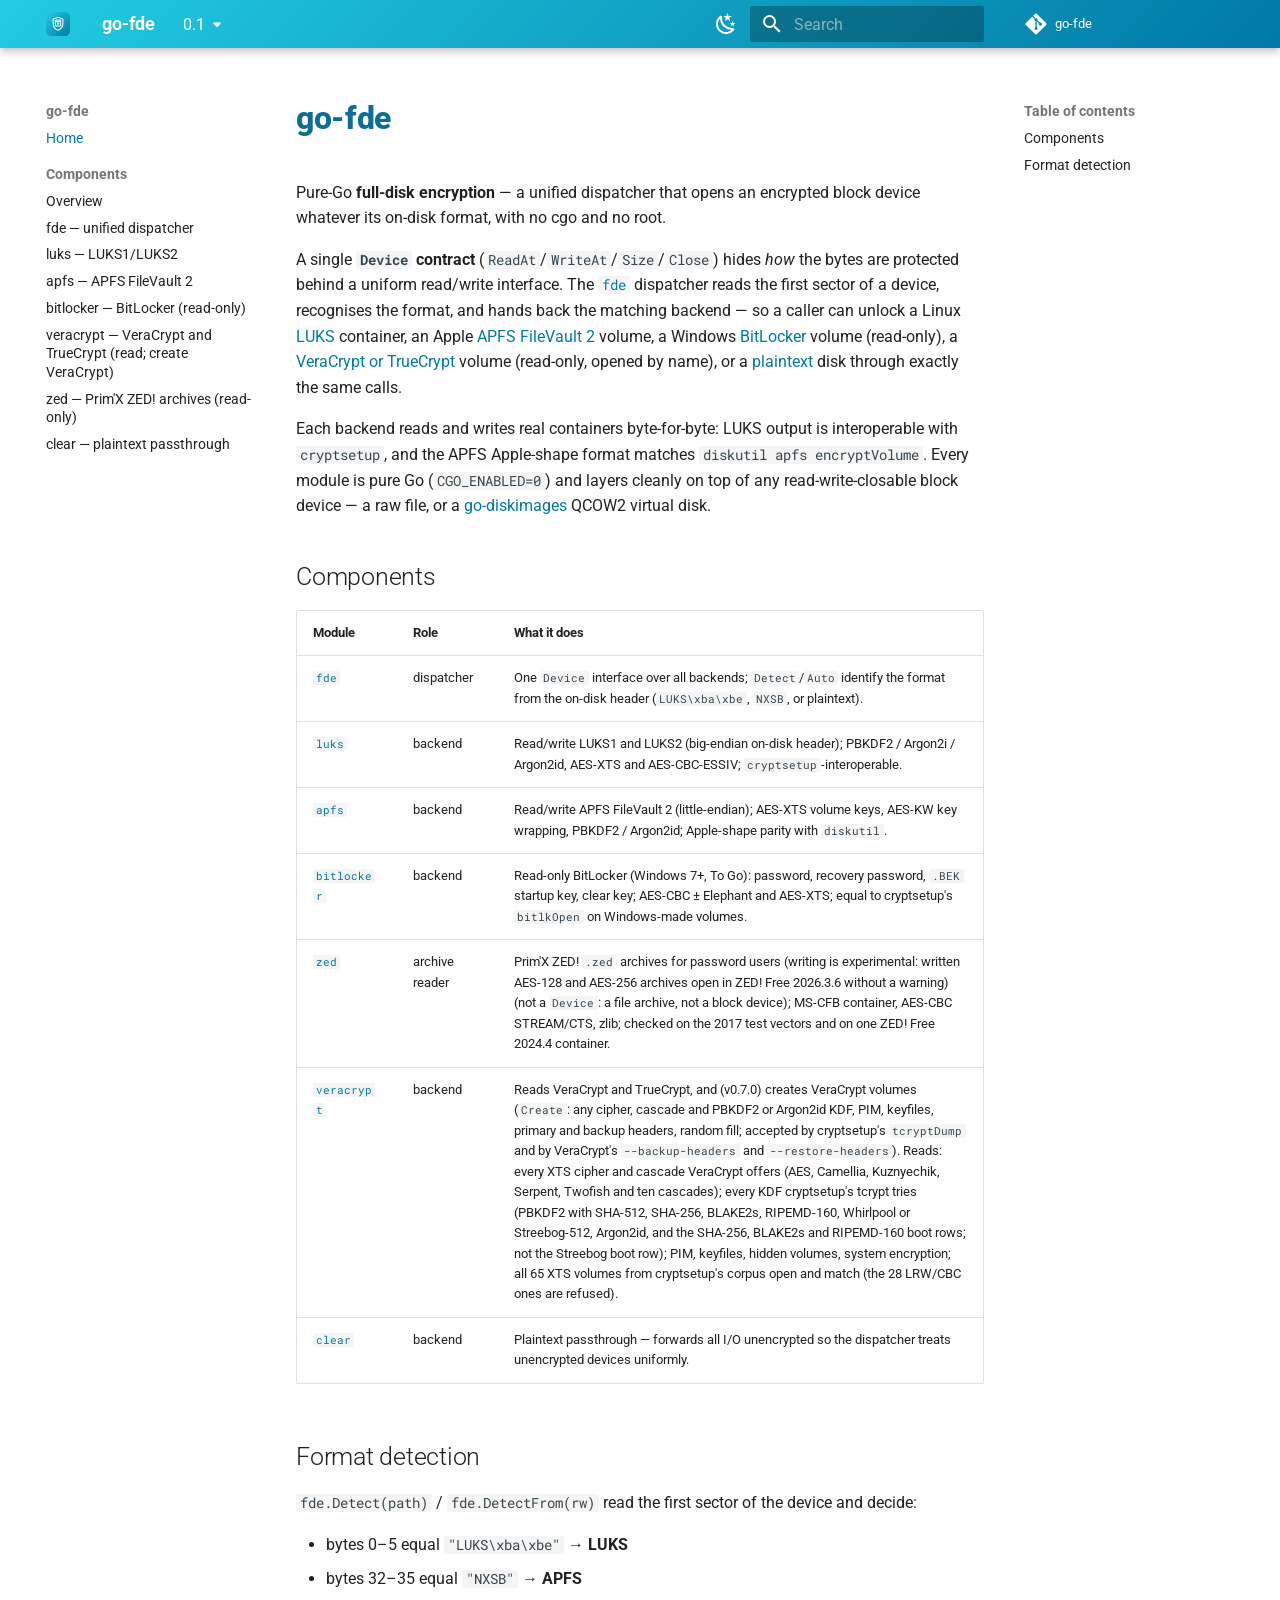
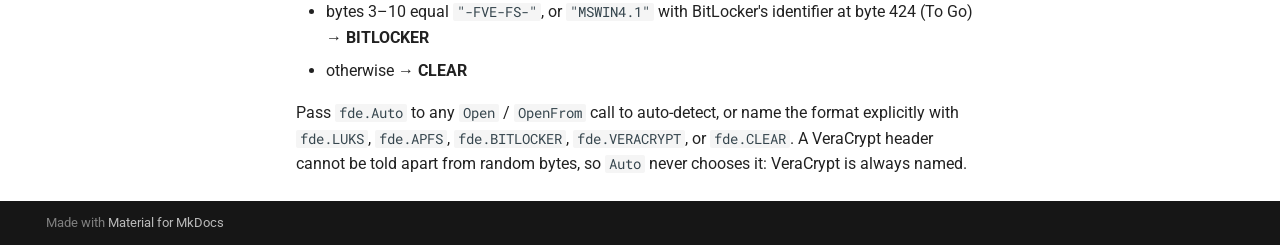
<file: 0.1/index.html>
<!doctype html>
<html lang="en" class="no-js">
  <head>
    
      <meta charset="utf-8">
      <meta name="viewport" content="width=device-width,initial-scale=1">
      
        <meta name="description" content="Pure-Go full-disk encryption — a unified dispatcher over LUKS1/LUKS2, APFS FileVault 2, BitLocker (read-only) and VeraCrypt (read, and create), and a plaintext passthrough backend. No cgo, no root, interoperable with cryptsetup and diskutil.">
      
      
      
        <link rel="canonical" href="https://go-fde.github.io/docs/0.1/">
      
      
      
        <link rel="next" href="components/">
      
      
        
      
      
      <link rel="icon" href="assets/logo.svg">
      <meta name="generator" content="mkdocs-1.6.1, mkdocs-material-9.8.2">
    
    
      
        <title>go-fde</title>
      
    
    
      <link rel="stylesheet" href="assets/stylesheets/main.57a0d79d.min.css">
      
        
        <link rel="stylesheet" href="assets/stylesheets/palette.fb2fffe2.min.css">
      
      


    
    
      
    
    
      
        
        
        <link rel="preconnect" href="https://fonts.gstatic.com" crossorigin>
        <link rel="stylesheet" href="https://fonts.googleapis.com/css?family=Roboto:300,300i,400,400i,700,700i%7CRoboto+Mono:400,400i,700,700i&display=fallback">
        <style>:root{--md-text-font:"Roboto";--md-code-font:"Roboto Mono"}</style>
      
    
    
      <link rel="stylesheet" href="stylesheets/brand.css">
    
    <script>__md_scope=new URL(".",location),__md_hash=e=>[...e].reduce(((e,_)=>(e<<5)-e+_.charCodeAt(0)),0),__md_get=(e,_=localStorage,t=__md_scope)=>JSON.parse(_.getItem(t.pathname+"."+e)),__md_set=(e,_,t=localStorage,a=__md_scope)=>{try{t.setItem(a.pathname+"."+e,JSON.stringify(_))}catch(e){}}</script>
    
      

    
    
  </head>
  
  
    
    
      
    
    
    
    
    <body dir="ltr" data-md-color-scheme="default" data-md-color-primary="custom" data-md-color-accent="custom">
  
    
    <input class="md-toggle" data-md-toggle="drawer" type="checkbox" id="__drawer" autocomplete="off">
    <input class="md-toggle" data-md-toggle="search" type="checkbox" id="__search" autocomplete="off">
    <label class="md-overlay" for="__drawer"></label>
    <div data-md-component="skip">
      
        
        <a href="#go-fde" class="md-skip">
          Skip to content
        </a>
      
    </div>
    <div data-md-component="announce">
      
    </div>
    
      <div data-md-color-scheme="default" data-md-component="outdated" hidden>
        
      </div>
    
    
      

  

<header class="md-header md-header--shadow" data-md-component="header">
  <nav class="md-header__inner md-grid" aria-label="Header">
    <a href="." title="go-fde" class="md-header__button md-logo" aria-label="go-fde" data-md-component="logo">
      
  <img src="assets/logo.svg" alt="logo">

    </a>
    <label class="md-header__button md-icon" for="__drawer">
      
      <svg xmlns="http://www.w3.org/2000/svg" viewBox="0 0 24 24"><path d="M3 6h18v2H3zm0 5h18v2H3zm0 5h18v2H3z"/></svg>
    </label>
    <div class="md-header__title" data-md-component="header-title">
      <div class="md-header__ellipsis">
        <div class="md-header__topic">
          <span class="md-ellipsis">
            go-fde
          </span>
        </div>
        <div class="md-header__topic" data-md-component="header-topic">
          <span class="md-ellipsis">
            
              Home
            
          </span>
        </div>
      </div>
    </div>
    
      
        <form class="md-header__option" data-md-component="palette">
  
    
    
    
    <input class="md-option" data-md-color-media="(prefers-color-scheme: light)" data-md-color-scheme="default" data-md-color-primary="custom" data-md-color-accent="custom"  aria-label="Dark mode"  type="radio" name="__palette" id="__palette_0">
    
      <label class="md-header__button md-icon" title="Dark mode" for="__palette_1" hidden>
        <svg xmlns="http://www.w3.org/2000/svg" viewBox="0 0 24 24"><path d="m17.75 4.09-2.53 1.94.91 3.06-2.63-1.81-2.63 1.81.91-3.06-2.53-1.94L12.44 4l1.06-3 1.06 3zm3.5 6.91-1.64 1.25.59 1.98-1.7-1.17-1.7 1.17.59-1.98L15.75 11l2.06-.05L18.5 9l.69 1.95zm-2.28 4.95c.83-.08 1.72 1.1 1.19 1.85-.32.45-.66.87-1.08 1.27C15.17 23 8.84 23 4.94 19.07c-3.91-3.9-3.91-10.24 0-14.14.4-.4.82-.76 1.27-1.08.75-.53 1.93.36 1.85 1.19-.27 2.86.69 5.83 2.89 8.02a9.96 9.96 0 0 0 8.02 2.89m-1.64 2.02a12.08 12.08 0 0 1-7.8-3.47c-2.17-2.19-3.33-5-3.49-7.82-2.81 3.14-2.7 7.96.31 10.98 3.02 3.01 7.84 3.12 10.98.31"/></svg>
      </label>
    
  
    
    
    
    <input class="md-option" data-md-color-media="(prefers-color-scheme: dark)" data-md-color-scheme="slate" data-md-color-primary="custom" data-md-color-accent="custom"  aria-label="Light mode"  type="radio" name="__palette" id="__palette_1">
    
      <label class="md-header__button md-icon" title="Light mode" for="__palette_0" hidden>
        <svg xmlns="http://www.w3.org/2000/svg" viewBox="0 0 24 24"><path d="M12 7a5 5 0 0 1 5 5 5 5 0 0 1-5 5 5 5 0 0 1-5-5 5 5 0 0 1 5-5m0 2a3 3 0 0 0-3 3 3 3 0 0 0 3 3 3 3 0 0 0 3-3 3 3 0 0 0-3-3m0-7 2.39 3.42C13.65 5.15 12.84 5 12 5s-1.65.15-2.39.42zM3.34 7l4.16-.35A7.2 7.2 0 0 0 5.94 8.5c-.44.74-.69 1.5-.83 2.29zm.02 10 1.76-3.77a7.131 7.131 0 0 0 2.38 4.14zM20.65 7l-1.77 3.79a7.02 7.02 0 0 0-2.38-4.15zm-.01 10-4.14.36c.59-.51 1.12-1.14 1.54-1.86.42-.73.69-1.5.83-2.29zM12 22l-2.41-3.44c.74.27 1.55.44 2.41.44.82 0 1.63-.17 2.37-.44z"/></svg>
      </label>
    
  
</form>
      
    
    
      <script>var palette=__md_get("__palette");if(palette&&palette.color){if("(prefers-color-scheme)"===palette.color.media){var media=matchMedia("(prefers-color-scheme: light)"),input=document.querySelector(media.matches?"[data-md-color-media='(prefers-color-scheme: light)']":"[data-md-color-media='(prefers-color-scheme: dark)']");palette.color.media=input.getAttribute("data-md-color-media"),palette.color.scheme=input.getAttribute("data-md-color-scheme"),palette.color.primary=input.getAttribute("data-md-color-primary"),palette.color.accent=input.getAttribute("data-md-color-accent")}for(var[key,value]of Object.entries(palette.color))document.body.setAttribute("data-md-color-"+key,value)}</script>
    
    
    
      
      
        <label class="md-header__button md-icon" for="__search">
          
          <svg xmlns="http://www.w3.org/2000/svg" viewBox="0 0 24 24"><path d="M9.5 3A6.5 6.5 0 0 1 16 9.5c0 1.61-.59 3.09-1.56 4.23l.27.27h.79l5 5-1.5 1.5-5-5v-.79l-.27-.27A6.52 6.52 0 0 1 9.5 16 6.5 6.5 0 0 1 3 9.5 6.5 6.5 0 0 1 9.5 3m0 2C7 5 5 7 5 9.5S7 14 9.5 14 14 12 14 9.5 12 5 9.5 5"/></svg>
        </label>
        <div class="md-search" data-md-component="search" role="dialog">
  <label class="md-search__overlay" for="__search"></label>
  <div class="md-search__inner" role="search">
    <form class="md-search__form" name="search">
      <input type="text" class="md-search__input" name="query" aria-label="Search" placeholder="Search" autocapitalize="off" autocorrect="off" autocomplete="off" spellcheck="false" data-md-component="search-query" required>
      <label class="md-search__icon md-icon" for="__search">
        
        <svg xmlns="http://www.w3.org/2000/svg" viewBox="0 0 24 24"><path d="M9.5 3A6.5 6.5 0 0 1 16 9.5c0 1.61-.59 3.09-1.56 4.23l.27.27h.79l5 5-1.5 1.5-5-5v-.79l-.27-.27A6.52 6.52 0 0 1 9.5 16 6.5 6.5 0 0 1 3 9.5 6.5 6.5 0 0 1 9.5 3m0 2C7 5 5 7 5 9.5S7 14 9.5 14 14 12 14 9.5 12 5 9.5 5"/></svg>
        
        <svg xmlns="http://www.w3.org/2000/svg" viewBox="0 0 24 24"><path d="M20 11v2H8l5.5 5.5-1.42 1.42L4.16 12l7.92-7.92L13.5 5.5 8 11z"/></svg>
      </label>
      <nav class="md-search__options" aria-label="Search">
        
        <button type="reset" class="md-search__icon md-icon" title="Clear" aria-label="Clear" tabindex="-1">
          
          <svg xmlns="http://www.w3.org/2000/svg" viewBox="0 0 24 24"><path d="M19 6.41 17.59 5 12 10.59 6.41 5 5 6.41 10.59 12 5 17.59 6.41 19 12 13.41 17.59 19 19 17.59 13.41 12z"/></svg>
        </button>
      </nav>
      
        <div class="md-search__suggest" data-md-component="search-suggest"></div>
      
    </form>
    <div class="md-search__output">
      <div class="md-search__scrollwrap" tabindex="0" data-md-scrollfix>
        <div class="md-search-result" data-md-component="search-result">
          <div class="md-search-result__meta">
            Initializing search
          </div>
          <ol class="md-search-result__list" role="presentation"></ol>
        </div>
      </div>
    </div>
  </div>
</div>
      
    
    
      <div class="md-header__source">
        <a href="https://github.com/go-fde" title="Go to repository" class="md-source" data-md-component="source">
  <div class="md-source__icon md-icon">
    
    <svg xmlns="http://www.w3.org/2000/svg" viewBox="0 0 448 512"><!--! Font Awesome Free 7.1.0 by @fontawesome - https://fontawesome.com License - https://fontawesome.com/license/free (Icons: CC BY 4.0, Fonts: SIL OFL 1.1, Code: MIT License) Copyright 2025 Fonticons, Inc.--><path d="M439.6 236.1 244 40.5c-5.4-5.5-12.8-8.5-20.4-8.5s-15 3-20.4 8.4L162.5 81l51.5 51.5c27.1-9.1 52.7 16.8 43.4 43.7l49.7 49.7c34.2-11.8 61.2 31 35.5 56.7-26.5 26.5-70.2-2.9-56-37.3L240.3 199v121.9c25.3 12.5 22.3 41.8 9.1 55-6.4 6.4-15.2 10.1-24.3 10.1s-17.8-3.6-24.3-10.1c-17.6-17.6-11.1-46.9 11.2-56v-123c-20.8-8.5-24.6-30.7-18.6-45L142.6 101 8.5 235.1C3 240.6 0 247.9 0 255.5s3 15 8.5 20.4l195.6 195.7c5.4 5.4 12.7 8.4 20.4 8.4s15-3 20.4-8.4l194.7-194.7c5.4-5.4 8.4-12.8 8.4-20.4s-3-15-8.4-20.4"/></svg>
  </div>
  <div class="md-source__repository">
    go-fde
  </div>
</a>
      </div>
    
  </nav>
  
</header>
    
    <div class="md-container" data-md-component="container">
      
      
        
          
        
      
      <main class="md-main" data-md-component="main">
        <div class="md-main__inner md-grid">
          
            
              
              <div class="md-sidebar md-sidebar--primary" data-md-component="sidebar" data-md-type="navigation" >
                <div class="md-sidebar__scrollwrap">
                  <div class="md-sidebar__inner">
                    



<nav class="md-nav md-nav--primary" aria-label="Navigation" data-md-level="0">
  <label class="md-nav__title" for="__drawer">
    <a href="." title="go-fde" class="md-nav__button md-logo" aria-label="go-fde" data-md-component="logo">
      
  <img src="assets/logo.svg" alt="logo">

    </a>
    go-fde
  </label>
  
    <div class="md-nav__source">
      <a href="https://github.com/go-fde" title="Go to repository" class="md-source" data-md-component="source">
  <div class="md-source__icon md-icon">
    
    <svg xmlns="http://www.w3.org/2000/svg" viewBox="0 0 448 512"><!--! Font Awesome Free 7.1.0 by @fontawesome - https://fontawesome.com License - https://fontawesome.com/license/free (Icons: CC BY 4.0, Fonts: SIL OFL 1.1, Code: MIT License) Copyright 2025 Fonticons, Inc.--><path d="M439.6 236.1 244 40.5c-5.4-5.5-12.8-8.5-20.4-8.5s-15 3-20.4 8.4L162.5 81l51.5 51.5c27.1-9.1 52.7 16.8 43.4 43.7l49.7 49.7c34.2-11.8 61.2 31 35.5 56.7-26.5 26.5-70.2-2.9-56-37.3L240.3 199v121.9c25.3 12.5 22.3 41.8 9.1 55-6.4 6.4-15.2 10.1-24.3 10.1s-17.8-3.6-24.3-10.1c-17.6-17.6-11.1-46.9 11.2-56v-123c-20.8-8.5-24.6-30.7-18.6-45L142.6 101 8.5 235.1C3 240.6 0 247.9 0 255.5s3 15 8.5 20.4l195.6 195.7c5.4 5.4 12.7 8.4 20.4 8.4s15-3 20.4-8.4l194.7-194.7c5.4-5.4 8.4-12.8 8.4-20.4s-3-15-8.4-20.4"/></svg>
  </div>
  <div class="md-source__repository">
    go-fde
  </div>
</a>
    </div>
  
  <ul class="md-nav__list" data-md-scrollfix>
    
      
      
  
  
    
  
  
  
    <li class="md-nav__item md-nav__item--active">
      
      <input class="md-nav__toggle md-toggle" type="checkbox" id="__toc">
      
      
        
      
      
        <label class="md-nav__link md-nav__link--active" for="__toc">
          
  
  
  <span class="md-ellipsis">
    
  
    Home
  

    
  </span>
  
  

          <span class="md-nav__icon md-icon"></span>
        </label>
      
      <a href="." class="md-nav__link md-nav__link--active">
        
  
  
  <span class="md-ellipsis">
    
  
    Home
  

    
  </span>
  
  

      </a>
      
        

<nav class="md-nav md-nav--secondary" aria-label="Table of contents">
  
  
  
    
  
  
    <label class="md-nav__title" for="__toc">
      <span class="md-nav__icon md-icon"></span>
      Table of contents
    </label>
    <ul class="md-nav__list" data-md-component="toc" data-md-scrollfix>
      
        <li class="md-nav__item">
  <a href="#components" class="md-nav__link">
    <span class="md-ellipsis">
      
        Components
      
    </span>
  </a>
  
</li>
      
        <li class="md-nav__item">
  <a href="#format-detection" class="md-nav__link">
    <span class="md-ellipsis">
      
        Format detection
      
    </span>
  </a>
  
</li>
      
    </ul>
  
</nav>
      
    </li>
  

    
      
      
  
  
  
  
    
    
    
    
      
        
        
      
    
    
    <li class="md-nav__item md-nav__item--section md-nav__item--nested">
      
        
        
        <input class="md-nav__toggle md-toggle " type="checkbox" id="__nav_2" >
        
          
          <label class="md-nav__link" for="__nav_2" id="__nav_2_label" tabindex="">
            
  
  
  <span class="md-ellipsis">
    
  
    Components
  

    
  </span>
  
  

            <span class="md-nav__icon md-icon"></span>
          </label>
        
        <nav class="md-nav" data-md-level="1" aria-labelledby="__nav_2_label" aria-expanded="false">
          <label class="md-nav__title" for="__nav_2">
            <span class="md-nav__icon md-icon"></span>
            
  
    Components
  

          </label>
          <ul class="md-nav__list" data-md-scrollfix>
            
              
                
  
  
  
  
    <li class="md-nav__item">
      <a href="components/" class="md-nav__link">
        
  
  
  <span class="md-ellipsis">
    
  
    Overview
  

    
  </span>
  
  

      </a>
    </li>
  

              
            
              
                
  
  
  
  
    <li class="md-nav__item">
      <a href="components/fde/" class="md-nav__link">
        
  
  
  <span class="md-ellipsis">
    
  
    fde — unified dispatcher
  

    
  </span>
  
  

      </a>
    </li>
  

              
            
              
                
  
  
  
  
    <li class="md-nav__item">
      <a href="components/luks/" class="md-nav__link">
        
  
  
  <span class="md-ellipsis">
    
  
    luks — LUKS1/LUKS2
  

    
  </span>
  
  

      </a>
    </li>
  

              
            
              
                
  
  
  
  
    <li class="md-nav__item">
      <a href="components/apfs/" class="md-nav__link">
        
  
  
  <span class="md-ellipsis">
    
  
    apfs — APFS FileVault 2
  

    
  </span>
  
  

      </a>
    </li>
  

              
            
              
                
  
  
  
  
    <li class="md-nav__item">
      <a href="components/bitlocker/" class="md-nav__link">
        
  
  
  <span class="md-ellipsis">
    
  
    bitlocker — BitLocker (read-only)
  

    
  </span>
  
  

      </a>
    </li>
  

              
            
              
                
  
  
  
  
    <li class="md-nav__item">
      <a href="components/veracrypt/" class="md-nav__link">
        
  
  
  <span class="md-ellipsis">
    
  
    veracrypt — VeraCrypt and TrueCrypt (read; create VeraCrypt)
  

    
  </span>
  
  

      </a>
    </li>
  

              
            
              
                
  
  
  
  
    <li class="md-nav__item">
      <a href="components/zed/" class="md-nav__link">
        
  
  
  <span class="md-ellipsis">
    
  
    zed — Prim'X ZED! archives (read-only)
  

    
  </span>
  
  

      </a>
    </li>
  

              
            
              
                
  
  
  
  
    <li class="md-nav__item">
      <a href="components/clear/" class="md-nav__link">
        
  
  
  <span class="md-ellipsis">
    
  
    clear — plaintext passthrough
  

    
  </span>
  
  

      </a>
    </li>
  

              
            
          </ul>
        </nav>
      
    </li>
  

    
  </ul>
</nav>
                  </div>
                </div>
              </div>
            
            
              
              <div class="md-sidebar md-sidebar--secondary" data-md-component="sidebar" data-md-type="toc" >
                <div class="md-sidebar__scrollwrap">
                  <div class="md-sidebar__inner">
                    

<nav class="md-nav md-nav--secondary" aria-label="Table of contents">
  
  
  
    
  
  
    <label class="md-nav__title" for="__toc">
      <span class="md-nav__icon md-icon"></span>
      Table of contents
    </label>
    <ul class="md-nav__list" data-md-component="toc" data-md-scrollfix>
      
        <li class="md-nav__item">
  <a href="#components" class="md-nav__link">
    <span class="md-ellipsis">
      
        Components
      
    </span>
  </a>
  
</li>
      
        <li class="md-nav__item">
  <a href="#format-detection" class="md-nav__link">
    <span class="md-ellipsis">
      
        Format detection
      
    </span>
  </a>
  
</li>
      
    </ul>
  
</nav>
                  </div>
                </div>
              </div>
            
          
          
            <div class="md-content" data-md-component="content">
              
              <article class="md-content__inner md-typeset">
                
                  



<h1 id="go-fde">go-fde</h1>
<p>Pure-Go <strong>full-disk encryption</strong> — a unified dispatcher that opens an encrypted
block device whatever its on-disk format, with no cgo and no root.</p>
<p>A single <strong><code>Device</code> contract</strong> (<code>ReadAt</code>/<code>WriteAt</code>/<code>Size</code>/<code>Close</code>) hides <em>how</em>
the bytes are protected behind a uniform read/write interface. The
<a href="components/fde/"><code>fde</code></a> dispatcher reads the first sector of a device,
recognises the format, and hands back the matching backend — so a caller can
unlock a Linux <a href="components/luks/">LUKS</a> container, an Apple
<a href="components/apfs/">APFS FileVault 2</a> volume, a Windows
<a href="components/bitlocker/">BitLocker</a> volume (read-only), a
<a href="components/veracrypt/">VeraCrypt or TrueCrypt</a> volume (read-only, opened by
name), or a <a href="components/clear/">plaintext</a> disk through exactly the same
calls.</p>
<p>Each backend reads and writes real containers byte-for-byte: LUKS output is
interoperable with <code>cryptsetup</code>, and the APFS Apple-shape format matches
<code>diskutil apfs encryptVolume</code>. Every module is pure Go (<code>CGO_ENABLED=0</code>) and
layers cleanly on top of any read-write-closable block
device — a raw file, or a <a href="https://github.com/go-diskimages">go-diskimages</a>
QCOW2 virtual disk.</p>
<h2 id="components">Components</h2>
<table>
<thead>
<tr>
<th>Module</th>
<th>Role</th>
<th>What it does</th>
</tr>
</thead>
<tbody>
<tr>
<td><a href="components/fde/"><code>fde</code></a></td>
<td>dispatcher</td>
<td>One <code>Device</code> interface over all backends; <code>Detect</code>/<code>Auto</code> identify the format from the on-disk header (<code>LUKS\xba\xbe</code>, <code>NXSB</code>, or plaintext).</td>
</tr>
<tr>
<td><a href="components/luks/"><code>luks</code></a></td>
<td>backend</td>
<td>Read/write LUKS1 and LUKS2 (big-endian on-disk header); PBKDF2 / Argon2i / Argon2id, AES-XTS and AES-CBC-ESSIV; <code>cryptsetup</code>-interoperable.</td>
</tr>
<tr>
<td><a href="components/apfs/"><code>apfs</code></a></td>
<td>backend</td>
<td>Read/write APFS FileVault 2 (little-endian); AES-XTS volume keys, AES-KW key wrapping, PBKDF2 / Argon2id; Apple-shape parity with <code>diskutil</code>.</td>
</tr>
<tr>
<td><a href="components/bitlocker/"><code>bitlocker</code></a></td>
<td>backend</td>
<td>Read-only BitLocker (Windows 7+, To Go): password, recovery password, <code>.BEK</code> startup key, clear key; AES-CBC ± Elephant and AES-XTS; equal to cryptsetup's <code>bitlkOpen</code> on Windows-made volumes.</td>
</tr>
<tr>
<td><a href="components/zed/"><code>zed</code></a></td>
<td>archive reader</td>
<td>Prim'X ZED! <code>.zed</code> archives for password users (writing is experimental: written AES-128 and AES-256 archives open in ZED! Free 2026.3.6 without a warning) (not a <code>Device</code>: a file archive, not a block device); MS-CFB container, AES-CBC STREAM/CTS, zlib; checked on the 2017 test vectors and on one ZED! Free 2024.4 container.</td>
</tr>
<tr>
<td><a href="components/veracrypt/"><code>veracrypt</code></a></td>
<td>backend</td>
<td>Reads VeraCrypt and TrueCrypt, and (v0.7.0) creates VeraCrypt volumes (<code>Create</code>: any cipher, cascade and PBKDF2 or Argon2id KDF, PIM, keyfiles, primary and backup headers, random fill; accepted by cryptsetup's <code>tcryptDump</code> and by VeraCrypt's <code>--backup-headers</code> and <code>--restore-headers</code>). Reads: every XTS cipher and cascade VeraCrypt offers (AES, Camellia, Kuznyechik, Serpent, Twofish and ten cascades); every KDF cryptsetup's tcrypt tries (PBKDF2 with SHA-512, SHA-256, BLAKE2s, RIPEMD-160, Whirlpool or Streebog-512, Argon2id, and the SHA-256, BLAKE2s and RIPEMD-160 boot rows; not the Streebog boot row); PIM, keyfiles, hidden volumes, system encryption; all 65 XTS volumes from cryptsetup's corpus open and match (the 28 LRW/CBC ones are refused).</td>
</tr>
<tr>
<td><a href="components/clear/"><code>clear</code></a></td>
<td>backend</td>
<td>Plaintext passthrough — forwards all I/O unencrypted so the dispatcher treats unencrypted devices uniformly.</td>
</tr>
</tbody>
</table>
<h2 id="format-detection">Format detection</h2>
<p><code>fde.Detect(path)</code> / <code>fde.DetectFrom(rw)</code> read the first sector of the device
and decide:</p>
<ul>
<li>bytes 0–5 equal <code>"LUKS\xba\xbe"</code> → <strong>LUKS</strong></li>
<li>bytes 32–35 equal <code>"NXSB"</code> → <strong>APFS</strong></li>
<li>bytes 3–10 equal <code>"-FVE-FS-"</code>, or <code>"MSWIN4.1"</code> with BitLocker's identifier
  at byte 424 (To Go) → <strong>BITLOCKER</strong></li>
<li>otherwise → <strong>CLEAR</strong></li>
</ul>
<p>Pass <code>fde.Auto</code> to any <code>Open</code> / <code>OpenFrom</code> call to auto-detect, or name the
format explicitly with <code>fde.LUKS</code>, <code>fde.APFS</code>, <code>fde.BITLOCKER</code>,
<code>fde.VERACRYPT</code>, or <code>fde.CLEAR</code>. A VeraCrypt header cannot be told apart from
random bytes, so <code>Auto</code> never chooses it: VeraCrypt is always named.</p>












                
              </article>
            </div>
          
          
<script>var target=document.getElementById(location.hash.slice(1));target&&target.name&&(target.checked=target.name.startsWith("__tabbed_"))</script>
        </div>
        
          <button type="button" class="md-top md-icon" data-md-component="top" hidden>
  
  <svg xmlns="http://www.w3.org/2000/svg" viewBox="0 0 24 24"><path d="M13 20h-2V8l-5.5 5.5-1.42-1.42L12 4.16l7.92 7.92-1.42 1.42L13 8z"/></svg>
  Back to top
</button>
        
      </main>
      
        <footer class="md-footer">
  
  <div class="md-footer-meta md-typeset">
    <div class="md-footer-meta__inner md-grid">
      <div class="md-copyright">
  
  
    Made with
    <a href="https://squidfunk.github.io/mkdocs-material/" target="_blank" rel="noopener">
      Material for MkDocs
    </a>
  
</div>
      
    </div>
  </div>
</footer>
      
    </div>
    <div class="md-dialog" data-md-component="dialog">
      <div class="md-dialog__inner md-typeset"></div>
    </div>
    
    
    
      
      
      <script id="__config" type="application/json">{"annotate": null, "base": ".", "features": ["navigation.sections", "navigation.top", "content.code.copy", "search.suggest"], "search": "assets/javascripts/workers/search.a7633da7.min.js", "tags": null, "translations": {"clipboard.copied": "Copied to clipboard", "clipboard.copy": "Copy to clipboard", "search.result.more.one": "1 more on this page", "search.result.more.other": "# more on this page", "search.result.none": "No matching documents", "search.result.one": "1 matching document", "search.result.other": "# matching documents", "search.result.placeholder": "Type to start searching", "search.result.term.missing": "Missing", "select.version": "Select version"}, "version": {"provider": "mike"}}</script>
    
    
      <script src="assets/javascripts/bundle.a5f9d56c.min.js"></script>
      
    
  </body>
</html>
</file>
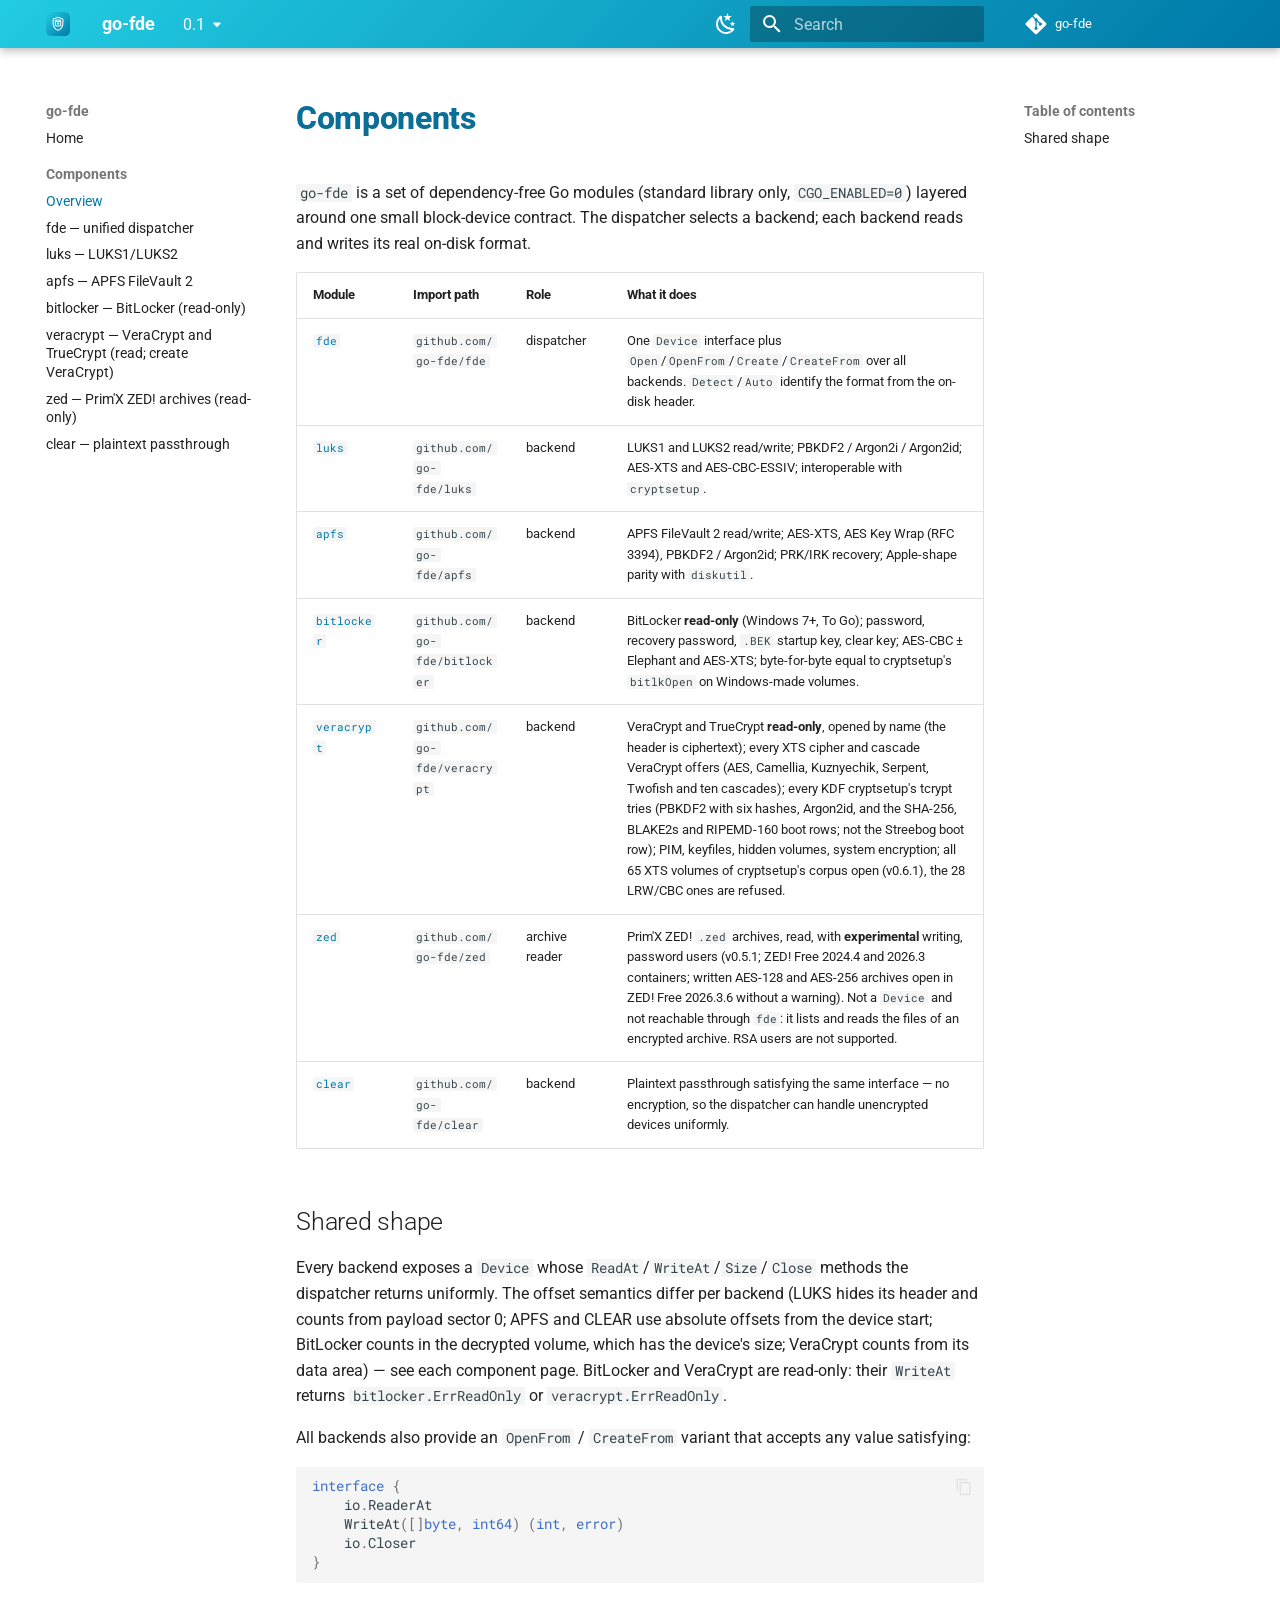
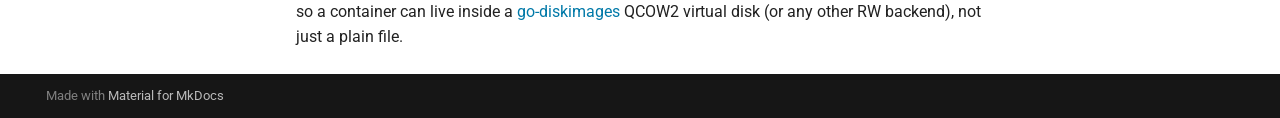
<file: 0.1/components/index.html>
<!doctype html>
<html lang="en" class="no-js">
  <head>
    
      <meta charset="utf-8">
      <meta name="viewport" content="width=device-width,initial-scale=1">
      
        <meta name="description" content="Pure-Go full-disk encryption — a unified dispatcher over LUKS1/LUKS2, APFS FileVault 2, BitLocker (read-only) and VeraCrypt (read, and create), and a plaintext passthrough backend. No cgo, no root, interoperable with cryptsetup and diskutil.">
      
      
      
        <link rel="canonical" href="https://go-fde.github.io/docs/0.1/components/">
      
      
        <link rel="prev" href="..">
      
      
        <link rel="next" href="fde/">
      
      
        
      
      
      <link rel="icon" href="../assets/logo.svg">
      <meta name="generator" content="mkdocs-1.6.1, mkdocs-material-9.8.2">
    
    
      
        <title>Overview - go-fde</title>
      
    
    
      <link rel="stylesheet" href="../assets/stylesheets/main.57a0d79d.min.css">
      
        
        <link rel="stylesheet" href="../assets/stylesheets/palette.fb2fffe2.min.css">
      
      


    
    
      
    
    
      
        
        
        <link rel="preconnect" href="https://fonts.gstatic.com" crossorigin>
        <link rel="stylesheet" href="https://fonts.googleapis.com/css?family=Roboto:300,300i,400,400i,700,700i%7CRoboto+Mono:400,400i,700,700i&display=fallback">
        <style>:root{--md-text-font:"Roboto";--md-code-font:"Roboto Mono"}</style>
      
    
    
      <link rel="stylesheet" href="../stylesheets/brand.css">
    
    <script>__md_scope=new URL("..",location),__md_hash=e=>[...e].reduce(((e,_)=>(e<<5)-e+_.charCodeAt(0)),0),__md_get=(e,_=localStorage,t=__md_scope)=>JSON.parse(_.getItem(t.pathname+"."+e)),__md_set=(e,_,t=localStorage,a=__md_scope)=>{try{t.setItem(a.pathname+"."+e,JSON.stringify(_))}catch(e){}}</script>
    
      

    
    
  </head>
  
  
    
    
      
    
    
    
    
    <body dir="ltr" data-md-color-scheme="default" data-md-color-primary="custom" data-md-color-accent="custom">
  
    
    <input class="md-toggle" data-md-toggle="drawer" type="checkbox" id="__drawer" autocomplete="off">
    <input class="md-toggle" data-md-toggle="search" type="checkbox" id="__search" autocomplete="off">
    <label class="md-overlay" for="__drawer"></label>
    <div data-md-component="skip">
      
        
        <a href="#components" class="md-skip">
          Skip to content
        </a>
      
    </div>
    <div data-md-component="announce">
      
    </div>
    
      <div data-md-color-scheme="default" data-md-component="outdated" hidden>
        
      </div>
    
    
      

  

<header class="md-header md-header--shadow" data-md-component="header">
  <nav class="md-header__inner md-grid" aria-label="Header">
    <a href=".." title="go-fde" class="md-header__button md-logo" aria-label="go-fde" data-md-component="logo">
      
  <img src="../assets/logo.svg" alt="logo">

    </a>
    <label class="md-header__button md-icon" for="__drawer">
      
      <svg xmlns="http://www.w3.org/2000/svg" viewBox="0 0 24 24"><path d="M3 6h18v2H3zm0 5h18v2H3zm0 5h18v2H3z"/></svg>
    </label>
    <div class="md-header__title" data-md-component="header-title">
      <div class="md-header__ellipsis">
        <div class="md-header__topic">
          <span class="md-ellipsis">
            go-fde
          </span>
        </div>
        <div class="md-header__topic" data-md-component="header-topic">
          <span class="md-ellipsis">
            
              Overview
            
          </span>
        </div>
      </div>
    </div>
    
      
        <form class="md-header__option" data-md-component="palette">
  
    
    
    
    <input class="md-option" data-md-color-media="(prefers-color-scheme: light)" data-md-color-scheme="default" data-md-color-primary="custom" data-md-color-accent="custom"  aria-label="Dark mode"  type="radio" name="__palette" id="__palette_0">
    
      <label class="md-header__button md-icon" title="Dark mode" for="__palette_1" hidden>
        <svg xmlns="http://www.w3.org/2000/svg" viewBox="0 0 24 24"><path d="m17.75 4.09-2.53 1.94.91 3.06-2.63-1.81-2.63 1.81.91-3.06-2.53-1.94L12.44 4l1.06-3 1.06 3zm3.5 6.91-1.64 1.25.59 1.98-1.7-1.17-1.7 1.17.59-1.98L15.75 11l2.06-.05L18.5 9l.69 1.95zm-2.28 4.95c.83-.08 1.72 1.1 1.19 1.85-.32.45-.66.87-1.08 1.27C15.17 23 8.84 23 4.94 19.07c-3.91-3.9-3.91-10.24 0-14.14.4-.4.82-.76 1.27-1.08.75-.53 1.93.36 1.85 1.19-.27 2.86.69 5.83 2.89 8.02a9.96 9.96 0 0 0 8.02 2.89m-1.64 2.02a12.08 12.08 0 0 1-7.8-3.47c-2.17-2.19-3.33-5-3.49-7.82-2.81 3.14-2.7 7.96.31 10.98 3.02 3.01 7.84 3.12 10.98.31"/></svg>
      </label>
    
  
    
    
    
    <input class="md-option" data-md-color-media="(prefers-color-scheme: dark)" data-md-color-scheme="slate" data-md-color-primary="custom" data-md-color-accent="custom"  aria-label="Light mode"  type="radio" name="__palette" id="__palette_1">
    
      <label class="md-header__button md-icon" title="Light mode" for="__palette_0" hidden>
        <svg xmlns="http://www.w3.org/2000/svg" viewBox="0 0 24 24"><path d="M12 7a5 5 0 0 1 5 5 5 5 0 0 1-5 5 5 5 0 0 1-5-5 5 5 0 0 1 5-5m0 2a3 3 0 0 0-3 3 3 3 0 0 0 3 3 3 3 0 0 0 3-3 3 3 0 0 0-3-3m0-7 2.39 3.42C13.65 5.15 12.84 5 12 5s-1.65.15-2.39.42zM3.34 7l4.16-.35A7.2 7.2 0 0 0 5.94 8.5c-.44.74-.69 1.5-.83 2.29zm.02 10 1.76-3.77a7.131 7.131 0 0 0 2.38 4.14zM20.65 7l-1.77 3.79a7.02 7.02 0 0 0-2.38-4.15zm-.01 10-4.14.36c.59-.51 1.12-1.14 1.54-1.86.42-.73.69-1.5.83-2.29zM12 22l-2.41-3.44c.74.27 1.55.44 2.41.44.82 0 1.63-.17 2.37-.44z"/></svg>
      </label>
    
  
</form>
      
    
    
      <script>var palette=__md_get("__palette");if(palette&&palette.color){if("(prefers-color-scheme)"===palette.color.media){var media=matchMedia("(prefers-color-scheme: light)"),input=document.querySelector(media.matches?"[data-md-color-media='(prefers-color-scheme: light)']":"[data-md-color-media='(prefers-color-scheme: dark)']");palette.color.media=input.getAttribute("data-md-color-media"),palette.color.scheme=input.getAttribute("data-md-color-scheme"),palette.color.primary=input.getAttribute("data-md-color-primary"),palette.color.accent=input.getAttribute("data-md-color-accent")}for(var[key,value]of Object.entries(palette.color))document.body.setAttribute("data-md-color-"+key,value)}</script>
    
    
    
      
      
        <label class="md-header__button md-icon" for="__search">
          
          <svg xmlns="http://www.w3.org/2000/svg" viewBox="0 0 24 24"><path d="M9.5 3A6.5 6.5 0 0 1 16 9.5c0 1.61-.59 3.09-1.56 4.23l.27.27h.79l5 5-1.5 1.5-5-5v-.79l-.27-.27A6.52 6.52 0 0 1 9.5 16 6.5 6.5 0 0 1 3 9.5 6.5 6.5 0 0 1 9.5 3m0 2C7 5 5 7 5 9.5S7 14 9.5 14 14 12 14 9.5 12 5 9.5 5"/></svg>
        </label>
        <div class="md-search" data-md-component="search" role="dialog">
  <label class="md-search__overlay" for="__search"></label>
  <div class="md-search__inner" role="search">
    <form class="md-search__form" name="search">
      <input type="text" class="md-search__input" name="query" aria-label="Search" placeholder="Search" autocapitalize="off" autocorrect="off" autocomplete="off" spellcheck="false" data-md-component="search-query" required>
      <label class="md-search__icon md-icon" for="__search">
        
        <svg xmlns="http://www.w3.org/2000/svg" viewBox="0 0 24 24"><path d="M9.5 3A6.5 6.5 0 0 1 16 9.5c0 1.61-.59 3.09-1.56 4.23l.27.27h.79l5 5-1.5 1.5-5-5v-.79l-.27-.27A6.52 6.52 0 0 1 9.5 16 6.5 6.5 0 0 1 3 9.5 6.5 6.5 0 0 1 9.5 3m0 2C7 5 5 7 5 9.5S7 14 9.5 14 14 12 14 9.5 12 5 9.5 5"/></svg>
        
        <svg xmlns="http://www.w3.org/2000/svg" viewBox="0 0 24 24"><path d="M20 11v2H8l5.5 5.5-1.42 1.42L4.16 12l7.92-7.92L13.5 5.5 8 11z"/></svg>
      </label>
      <nav class="md-search__options" aria-label="Search">
        
        <button type="reset" class="md-search__icon md-icon" title="Clear" aria-label="Clear" tabindex="-1">
          
          <svg xmlns="http://www.w3.org/2000/svg" viewBox="0 0 24 24"><path d="M19 6.41 17.59 5 12 10.59 6.41 5 5 6.41 10.59 12 5 17.59 6.41 19 12 13.41 17.59 19 19 17.59 13.41 12z"/></svg>
        </button>
      </nav>
      
        <div class="md-search__suggest" data-md-component="search-suggest"></div>
      
    </form>
    <div class="md-search__output">
      <div class="md-search__scrollwrap" tabindex="0" data-md-scrollfix>
        <div class="md-search-result" data-md-component="search-result">
          <div class="md-search-result__meta">
            Initializing search
          </div>
          <ol class="md-search-result__list" role="presentation"></ol>
        </div>
      </div>
    </div>
  </div>
</div>
      
    
    
      <div class="md-header__source">
        <a href="https://github.com/go-fde" title="Go to repository" class="md-source" data-md-component="source">
  <div class="md-source__icon md-icon">
    
    <svg xmlns="http://www.w3.org/2000/svg" viewBox="0 0 448 512"><!--! Font Awesome Free 7.1.0 by @fontawesome - https://fontawesome.com License - https://fontawesome.com/license/free (Icons: CC BY 4.0, Fonts: SIL OFL 1.1, Code: MIT License) Copyright 2025 Fonticons, Inc.--><path d="M439.6 236.1 244 40.5c-5.4-5.5-12.8-8.5-20.4-8.5s-15 3-20.4 8.4L162.5 81l51.5 51.5c27.1-9.1 52.7 16.8 43.4 43.7l49.7 49.7c34.2-11.8 61.2 31 35.5 56.7-26.5 26.5-70.2-2.9-56-37.3L240.3 199v121.9c25.3 12.5 22.3 41.8 9.1 55-6.4 6.4-15.2 10.1-24.3 10.1s-17.8-3.6-24.3-10.1c-17.6-17.6-11.1-46.9 11.2-56v-123c-20.8-8.5-24.6-30.7-18.6-45L142.6 101 8.5 235.1C3 240.6 0 247.9 0 255.5s3 15 8.5 20.4l195.6 195.7c5.4 5.4 12.7 8.4 20.4 8.4s15-3 20.4-8.4l194.7-194.7c5.4-5.4 8.4-12.8 8.4-20.4s-3-15-8.4-20.4"/></svg>
  </div>
  <div class="md-source__repository">
    go-fde
  </div>
</a>
      </div>
    
  </nav>
  
</header>
    
    <div class="md-container" data-md-component="container">
      
      
        
          
        
      
      <main class="md-main" data-md-component="main">
        <div class="md-main__inner md-grid">
          
            
              
              <div class="md-sidebar md-sidebar--primary" data-md-component="sidebar" data-md-type="navigation" >
                <div class="md-sidebar__scrollwrap">
                  <div class="md-sidebar__inner">
                    



<nav class="md-nav md-nav--primary" aria-label="Navigation" data-md-level="0">
  <label class="md-nav__title" for="__drawer">
    <a href=".." title="go-fde" class="md-nav__button md-logo" aria-label="go-fde" data-md-component="logo">
      
  <img src="../assets/logo.svg" alt="logo">

    </a>
    go-fde
  </label>
  
    <div class="md-nav__source">
      <a href="https://github.com/go-fde" title="Go to repository" class="md-source" data-md-component="source">
  <div class="md-source__icon md-icon">
    
    <svg xmlns="http://www.w3.org/2000/svg" viewBox="0 0 448 512"><!--! Font Awesome Free 7.1.0 by @fontawesome - https://fontawesome.com License - https://fontawesome.com/license/free (Icons: CC BY 4.0, Fonts: SIL OFL 1.1, Code: MIT License) Copyright 2025 Fonticons, Inc.--><path d="M439.6 236.1 244 40.5c-5.4-5.5-12.8-8.5-20.4-8.5s-15 3-20.4 8.4L162.5 81l51.5 51.5c27.1-9.1 52.7 16.8 43.4 43.7l49.7 49.7c34.2-11.8 61.2 31 35.5 56.7-26.5 26.5-70.2-2.9-56-37.3L240.3 199v121.9c25.3 12.5 22.3 41.8 9.1 55-6.4 6.4-15.2 10.1-24.3 10.1s-17.8-3.6-24.3-10.1c-17.6-17.6-11.1-46.9 11.2-56v-123c-20.8-8.5-24.6-30.7-18.6-45L142.6 101 8.5 235.1C3 240.6 0 247.9 0 255.5s3 15 8.5 20.4l195.6 195.7c5.4 5.4 12.7 8.4 20.4 8.4s15-3 20.4-8.4l194.7-194.7c5.4-5.4 8.4-12.8 8.4-20.4s-3-15-8.4-20.4"/></svg>
  </div>
  <div class="md-source__repository">
    go-fde
  </div>
</a>
    </div>
  
  <ul class="md-nav__list" data-md-scrollfix>
    
      
      
  
  
  
  
    <li class="md-nav__item">
      <a href=".." class="md-nav__link">
        
  
  
  <span class="md-ellipsis">
    
  
    Home
  

    
  </span>
  
  

      </a>
    </li>
  

    
      
      
  
  
    
  
  
  
    
    
    
    
      
        
        
      
    
    
    <li class="md-nav__item md-nav__item--active md-nav__item--section md-nav__item--nested">
      
        
        
        <input class="md-nav__toggle md-toggle " type="checkbox" id="__nav_2" checked>
        
          
          <label class="md-nav__link" for="__nav_2" id="__nav_2_label" tabindex="">
            
  
  
  <span class="md-ellipsis">
    
  
    Components
  

    
  </span>
  
  

            <span class="md-nav__icon md-icon"></span>
          </label>
        
        <nav class="md-nav" data-md-level="1" aria-labelledby="__nav_2_label" aria-expanded="true">
          <label class="md-nav__title" for="__nav_2">
            <span class="md-nav__icon md-icon"></span>
            
  
    Components
  

          </label>
          <ul class="md-nav__list" data-md-scrollfix>
            
              
                
  
  
    
  
  
  
    <li class="md-nav__item md-nav__item--active">
      
      <input class="md-nav__toggle md-toggle" type="checkbox" id="__toc">
      
      
        
      
      
        <label class="md-nav__link md-nav__link--active" for="__toc">
          
  
  
  <span class="md-ellipsis">
    
  
    Overview
  

    
  </span>
  
  

          <span class="md-nav__icon md-icon"></span>
        </label>
      
      <a href="./" class="md-nav__link md-nav__link--active">
        
  
  
  <span class="md-ellipsis">
    
  
    Overview
  

    
  </span>
  
  

      </a>
      
        

<nav class="md-nav md-nav--secondary" aria-label="Table of contents">
  
  
  
    
  
  
    <label class="md-nav__title" for="__toc">
      <span class="md-nav__icon md-icon"></span>
      Table of contents
    </label>
    <ul class="md-nav__list" data-md-component="toc" data-md-scrollfix>
      
        <li class="md-nav__item">
  <a href="#shared-shape" class="md-nav__link">
    <span class="md-ellipsis">
      
        Shared shape
      
    </span>
  </a>
  
</li>
      
    </ul>
  
</nav>
      
    </li>
  

              
            
              
                
  
  
  
  
    <li class="md-nav__item">
      <a href="fde/" class="md-nav__link">
        
  
  
  <span class="md-ellipsis">
    
  
    fde — unified dispatcher
  

    
  </span>
  
  

      </a>
    </li>
  

              
            
              
                
  
  
  
  
    <li class="md-nav__item">
      <a href="luks/" class="md-nav__link">
        
  
  
  <span class="md-ellipsis">
    
  
    luks — LUKS1/LUKS2
  

    
  </span>
  
  

      </a>
    </li>
  

              
            
              
                
  
  
  
  
    <li class="md-nav__item">
      <a href="apfs/" class="md-nav__link">
        
  
  
  <span class="md-ellipsis">
    
  
    apfs — APFS FileVault 2
  

    
  </span>
  
  

      </a>
    </li>
  

              
            
              
                
  
  
  
  
    <li class="md-nav__item">
      <a href="bitlocker/" class="md-nav__link">
        
  
  
  <span class="md-ellipsis">
    
  
    bitlocker — BitLocker (read-only)
  

    
  </span>
  
  

      </a>
    </li>
  

              
            
              
                
  
  
  
  
    <li class="md-nav__item">
      <a href="veracrypt/" class="md-nav__link">
        
  
  
  <span class="md-ellipsis">
    
  
    veracrypt — VeraCrypt and TrueCrypt (read; create VeraCrypt)
  

    
  </span>
  
  

      </a>
    </li>
  

              
            
              
                
  
  
  
  
    <li class="md-nav__item">
      <a href="zed/" class="md-nav__link">
        
  
  
  <span class="md-ellipsis">
    
  
    zed — Prim'X ZED! archives (read-only)
  

    
  </span>
  
  

      </a>
    </li>
  

              
            
              
                
  
  
  
  
    <li class="md-nav__item">
      <a href="clear/" class="md-nav__link">
        
  
  
  <span class="md-ellipsis">
    
  
    clear — plaintext passthrough
  

    
  </span>
  
  

      </a>
    </li>
  

              
            
          </ul>
        </nav>
      
    </li>
  

    
  </ul>
</nav>
                  </div>
                </div>
              </div>
            
            
              
              <div class="md-sidebar md-sidebar--secondary" data-md-component="sidebar" data-md-type="toc" >
                <div class="md-sidebar__scrollwrap">
                  <div class="md-sidebar__inner">
                    

<nav class="md-nav md-nav--secondary" aria-label="Table of contents">
  
  
  
    
  
  
    <label class="md-nav__title" for="__toc">
      <span class="md-nav__icon md-icon"></span>
      Table of contents
    </label>
    <ul class="md-nav__list" data-md-component="toc" data-md-scrollfix>
      
        <li class="md-nav__item">
  <a href="#shared-shape" class="md-nav__link">
    <span class="md-ellipsis">
      
        Shared shape
      
    </span>
  </a>
  
</li>
      
    </ul>
  
</nav>
                  </div>
                </div>
              </div>
            
          
          
            <div class="md-content" data-md-component="content">
              
              <article class="md-content__inner md-typeset">
                
                  



<h1 id="components">Components</h1>
<p><code>go-fde</code> is a set of dependency-free Go modules (standard library only,
<code>CGO_ENABLED=0</code>) layered around one small block-device contract. The
dispatcher selects a backend; each backend reads and writes its real on-disk
format.</p>
<table>
<thead>
<tr>
<th>Module</th>
<th>Import path</th>
<th>Role</th>
<th>What it does</th>
</tr>
</thead>
<tbody>
<tr>
<td><a href="fde/"><code>fde</code></a></td>
<td><code>github.com/go-fde/fde</code></td>
<td>dispatcher</td>
<td>One <code>Device</code> interface plus <code>Open</code>/<code>OpenFrom</code>/<code>Create</code>/<code>CreateFrom</code> over all backends. <code>Detect</code>/<code>Auto</code> identify the format from the on-disk header.</td>
</tr>
<tr>
<td><a href="luks/"><code>luks</code></a></td>
<td><code>github.com/go-fde/luks</code></td>
<td>backend</td>
<td>LUKS1 and LUKS2 read/write; PBKDF2 / Argon2i / Argon2id; AES-XTS and AES-CBC-ESSIV; interoperable with <code>cryptsetup</code>.</td>
</tr>
<tr>
<td><a href="apfs/"><code>apfs</code></a></td>
<td><code>github.com/go-fde/apfs</code></td>
<td>backend</td>
<td>APFS FileVault 2 read/write; AES-XTS, AES Key Wrap (RFC 3394), PBKDF2 / Argon2id; PRK/IRK recovery; Apple-shape parity with <code>diskutil</code>.</td>
</tr>
<tr>
<td><a href="bitlocker/"><code>bitlocker</code></a></td>
<td><code>github.com/go-fde/bitlocker</code></td>
<td>backend</td>
<td>BitLocker <strong>read-only</strong> (Windows 7+, To Go); password, recovery password, <code>.BEK</code> startup key, clear key; AES-CBC ± Elephant and AES-XTS; byte-for-byte equal to cryptsetup's <code>bitlkOpen</code> on Windows-made volumes.</td>
</tr>
<tr>
<td><a href="veracrypt/"><code>veracrypt</code></a></td>
<td><code>github.com/go-fde/veracrypt</code></td>
<td>backend</td>
<td>VeraCrypt and TrueCrypt <strong>read-only</strong>, opened by name (the header is ciphertext); every XTS cipher and cascade VeraCrypt offers (AES, Camellia, Kuznyechik, Serpent, Twofish and ten cascades); every KDF cryptsetup's tcrypt tries (PBKDF2 with six hashes, Argon2id, and the SHA-256, BLAKE2s and RIPEMD-160 boot rows; not the Streebog boot row); PIM, keyfiles, hidden volumes, system encryption; all 65 XTS volumes of cryptsetup's corpus open (v0.6.1), the 28 LRW/CBC ones are refused.</td>
</tr>
<tr>
<td><a href="zed/"><code>zed</code></a></td>
<td><code>github.com/go-fde/zed</code></td>
<td>archive reader</td>
<td>Prim'X ZED! <code>.zed</code> archives, read, with <strong>experimental</strong> writing, password users (v0.5.1; ZED! Free 2024.4 and 2026.3 containers; written AES-128 and AES-256 archives open in ZED! Free 2026.3.6 without a warning). Not a <code>Device</code> and not reachable through <code>fde</code>: it lists and reads the files of an encrypted archive. RSA users are not supported.</td>
</tr>
<tr>
<td><a href="clear/"><code>clear</code></a></td>
<td><code>github.com/go-fde/clear</code></td>
<td>backend</td>
<td>Plaintext passthrough satisfying the same interface — no encryption, so the dispatcher can handle unencrypted devices uniformly.</td>
</tr>
</tbody>
</table>
<h2 id="shared-shape">Shared shape</h2>
<p>Every backend exposes a <code>Device</code> whose <code>ReadAt</code>/<code>WriteAt</code>/<code>Size</code>/<code>Close</code>
methods the dispatcher returns uniformly. The offset semantics differ per
backend (LUKS hides its header and counts from payload sector 0; APFS and CLEAR
use absolute offsets from the device start; BitLocker counts in the decrypted
volume, which has the device's size; VeraCrypt counts from its data area) —
see each component page. BitLocker and VeraCrypt are read-only: their
<code>WriteAt</code> returns <code>bitlocker.ErrReadOnly</code> or <code>veracrypt.ErrReadOnly</code>.</p>
<p>All backends also provide an <code>OpenFrom</code> / <code>CreateFrom</code> variant that accepts any
value satisfying:</p>
<div class="highlight"><pre><span></span><code><span class="kd">interface</span><span class="w"> </span><span class="p">{</span>
<span class="w">    </span><span class="nx">io</span><span class="p">.</span><span class="nx">ReaderAt</span>
<span class="w">    </span><span class="nx">WriteAt</span><span class="p">([]</span><span class="kt">byte</span><span class="p">,</span><span class="w"> </span><span class="kt">int64</span><span class="p">)</span><span class="w"> </span><span class="p">(</span><span class="kt">int</span><span class="p">,</span><span class="w"> </span><span class="kt">error</span><span class="p">)</span>
<span class="w">    </span><span class="nx">io</span><span class="p">.</span><span class="nx">Closer</span>
<span class="p">}</span>
</code></pre></div>
<p>so a container can live inside a <a href="https://github.com/go-diskimages">go-diskimages</a>
QCOW2 virtual disk (or any other RW backend), not just a plain file.</p>












                
              </article>
            </div>
          
          
<script>var target=document.getElementById(location.hash.slice(1));target&&target.name&&(target.checked=target.name.startsWith("__tabbed_"))</script>
        </div>
        
          <button type="button" class="md-top md-icon" data-md-component="top" hidden>
  
  <svg xmlns="http://www.w3.org/2000/svg" viewBox="0 0 24 24"><path d="M13 20h-2V8l-5.5 5.5-1.42-1.42L12 4.16l7.92 7.92-1.42 1.42L13 8z"/></svg>
  Back to top
</button>
        
      </main>
      
        <footer class="md-footer">
  
  <div class="md-footer-meta md-typeset">
    <div class="md-footer-meta__inner md-grid">
      <div class="md-copyright">
  
  
    Made with
    <a href="https://squidfunk.github.io/mkdocs-material/" target="_blank" rel="noopener">
      Material for MkDocs
    </a>
  
</div>
      
    </div>
  </div>
</footer>
      
    </div>
    <div class="md-dialog" data-md-component="dialog">
      <div class="md-dialog__inner md-typeset"></div>
    </div>
    
    
    
      
      
      <script id="__config" type="application/json">{"annotate": null, "base": "..", "features": ["navigation.sections", "navigation.top", "content.code.copy", "search.suggest"], "search": "../assets/javascripts/workers/search.a7633da7.min.js", "tags": null, "translations": {"clipboard.copied": "Copied to clipboard", "clipboard.copy": "Copy to clipboard", "search.result.more.one": "1 more on this page", "search.result.more.other": "# more on this page", "search.result.none": "No matching documents", "search.result.one": "1 matching document", "search.result.other": "# matching documents", "search.result.placeholder": "Type to start searching", "search.result.term.missing": "Missing", "select.version": "Select version"}, "version": {"provider": "mike"}}</script>
    
    
      <script src="../assets/javascripts/bundle.a5f9d56c.min.js"></script>
      
    
  </body>
</html>
</file>
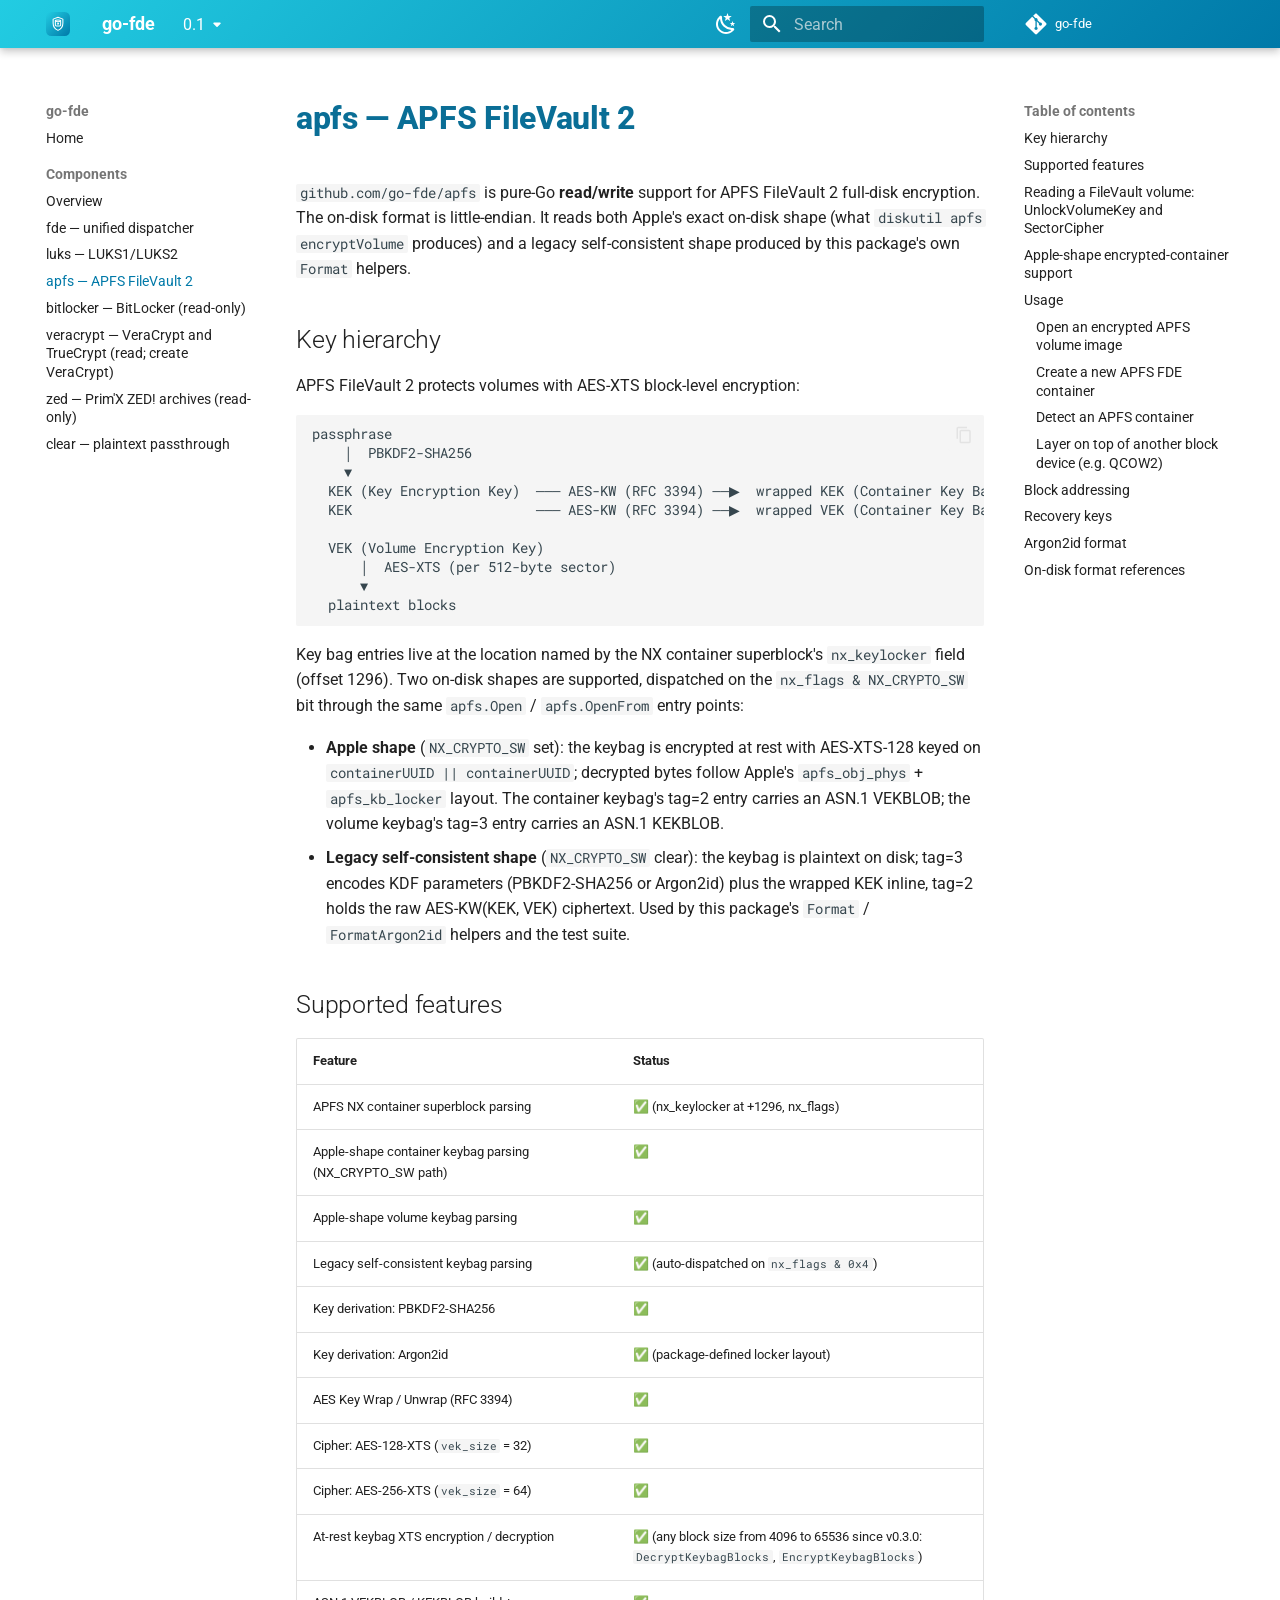
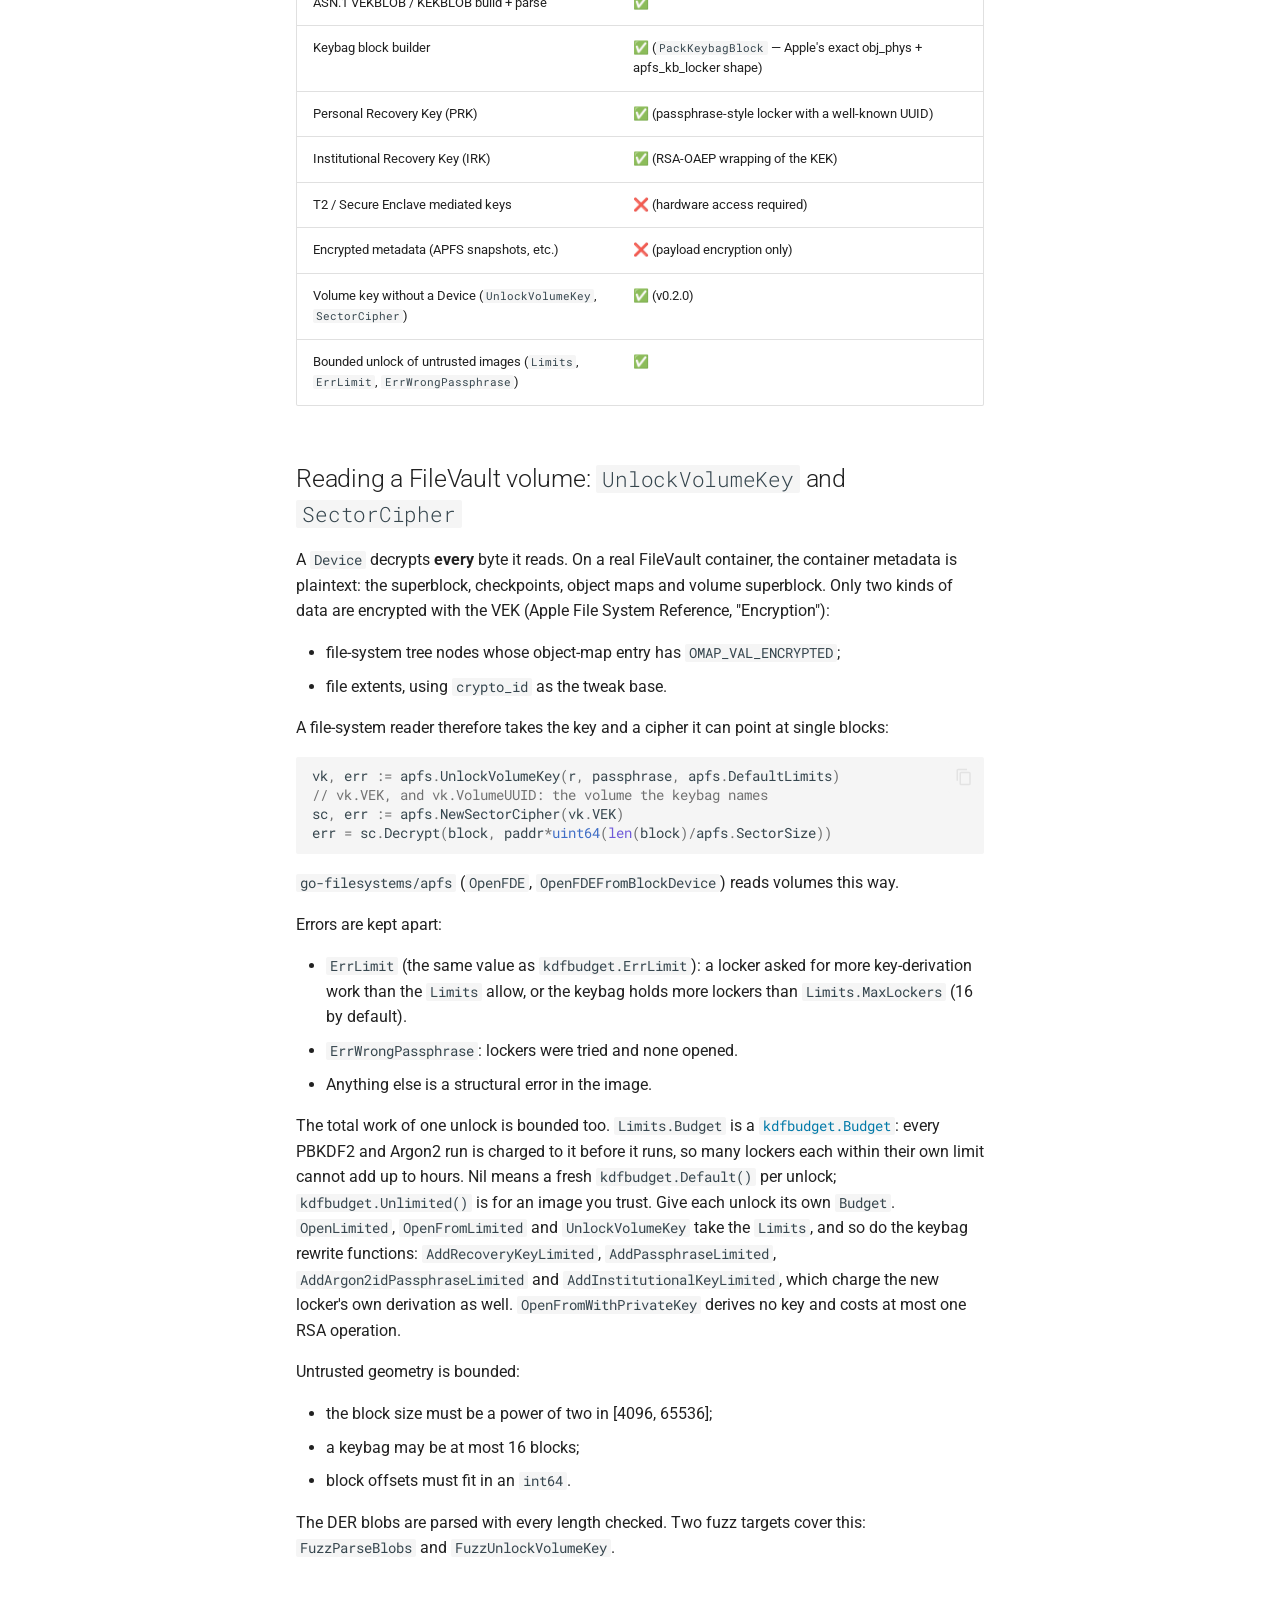
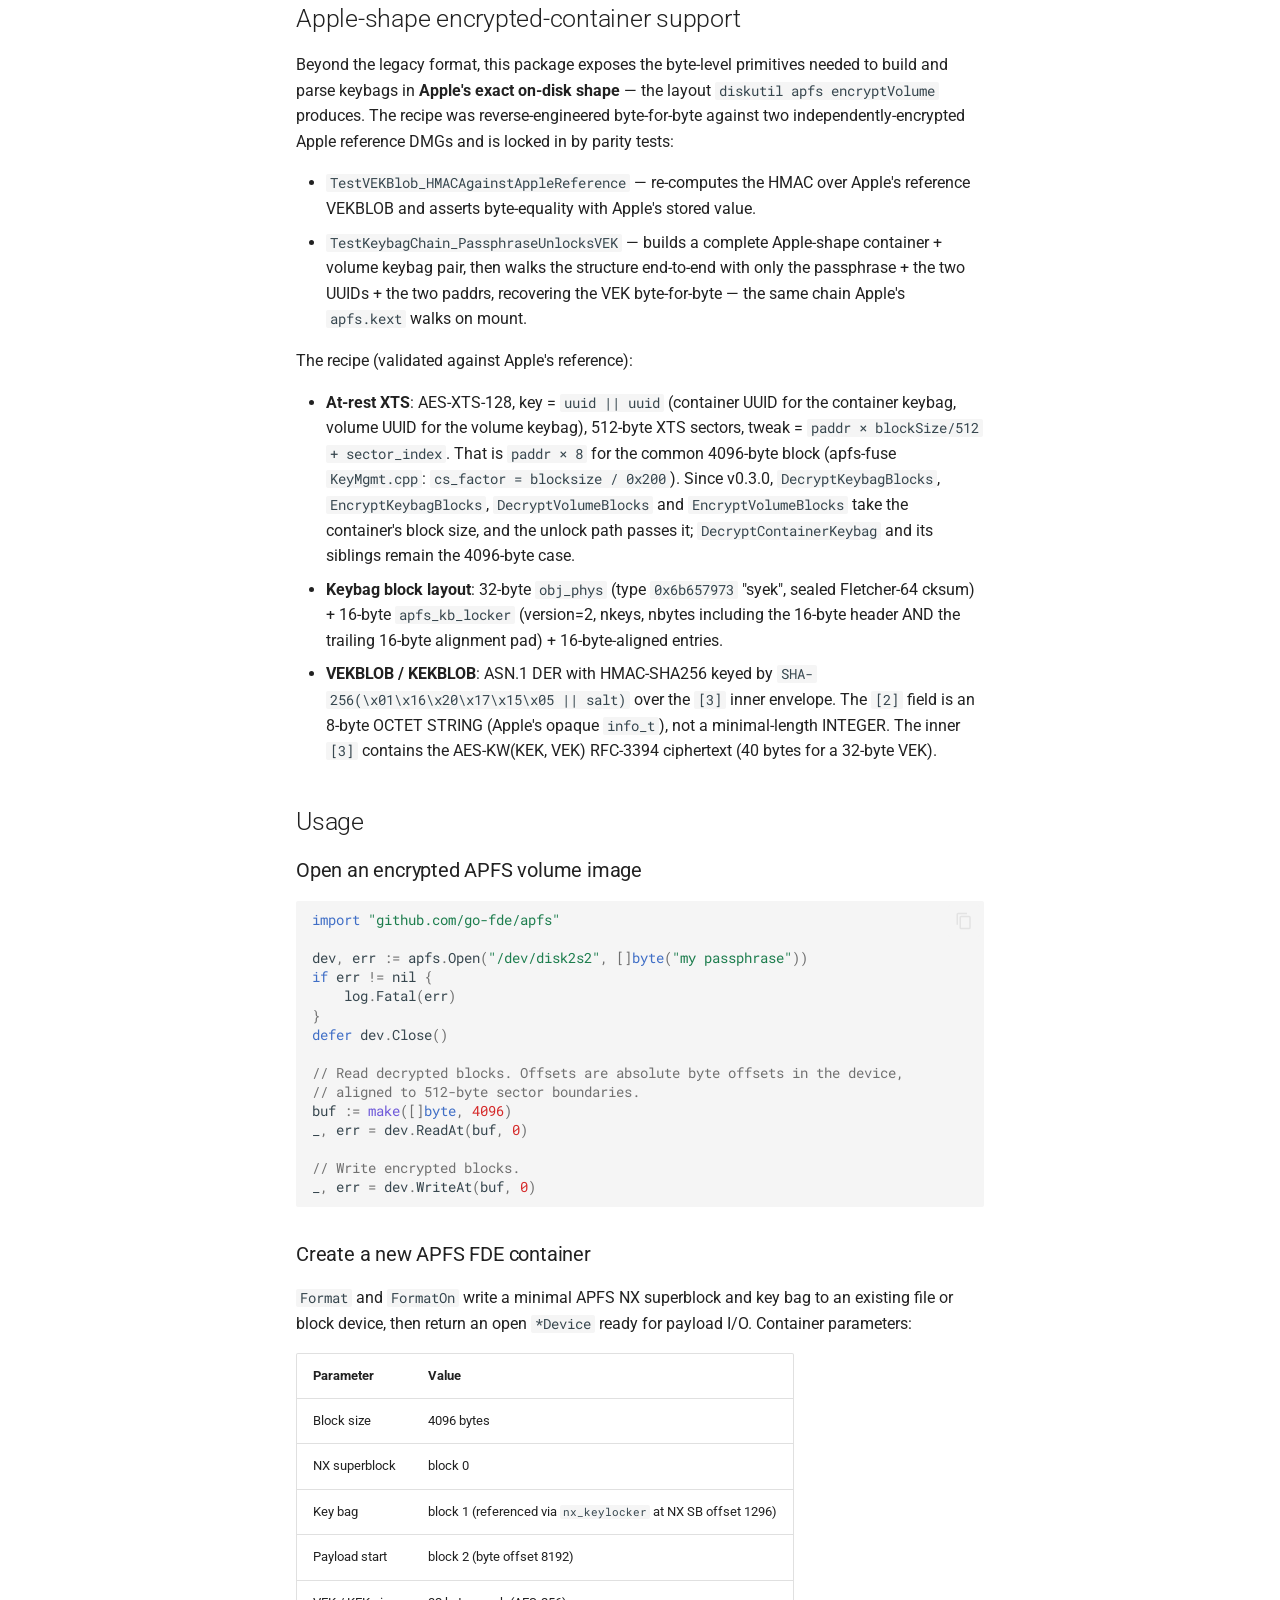
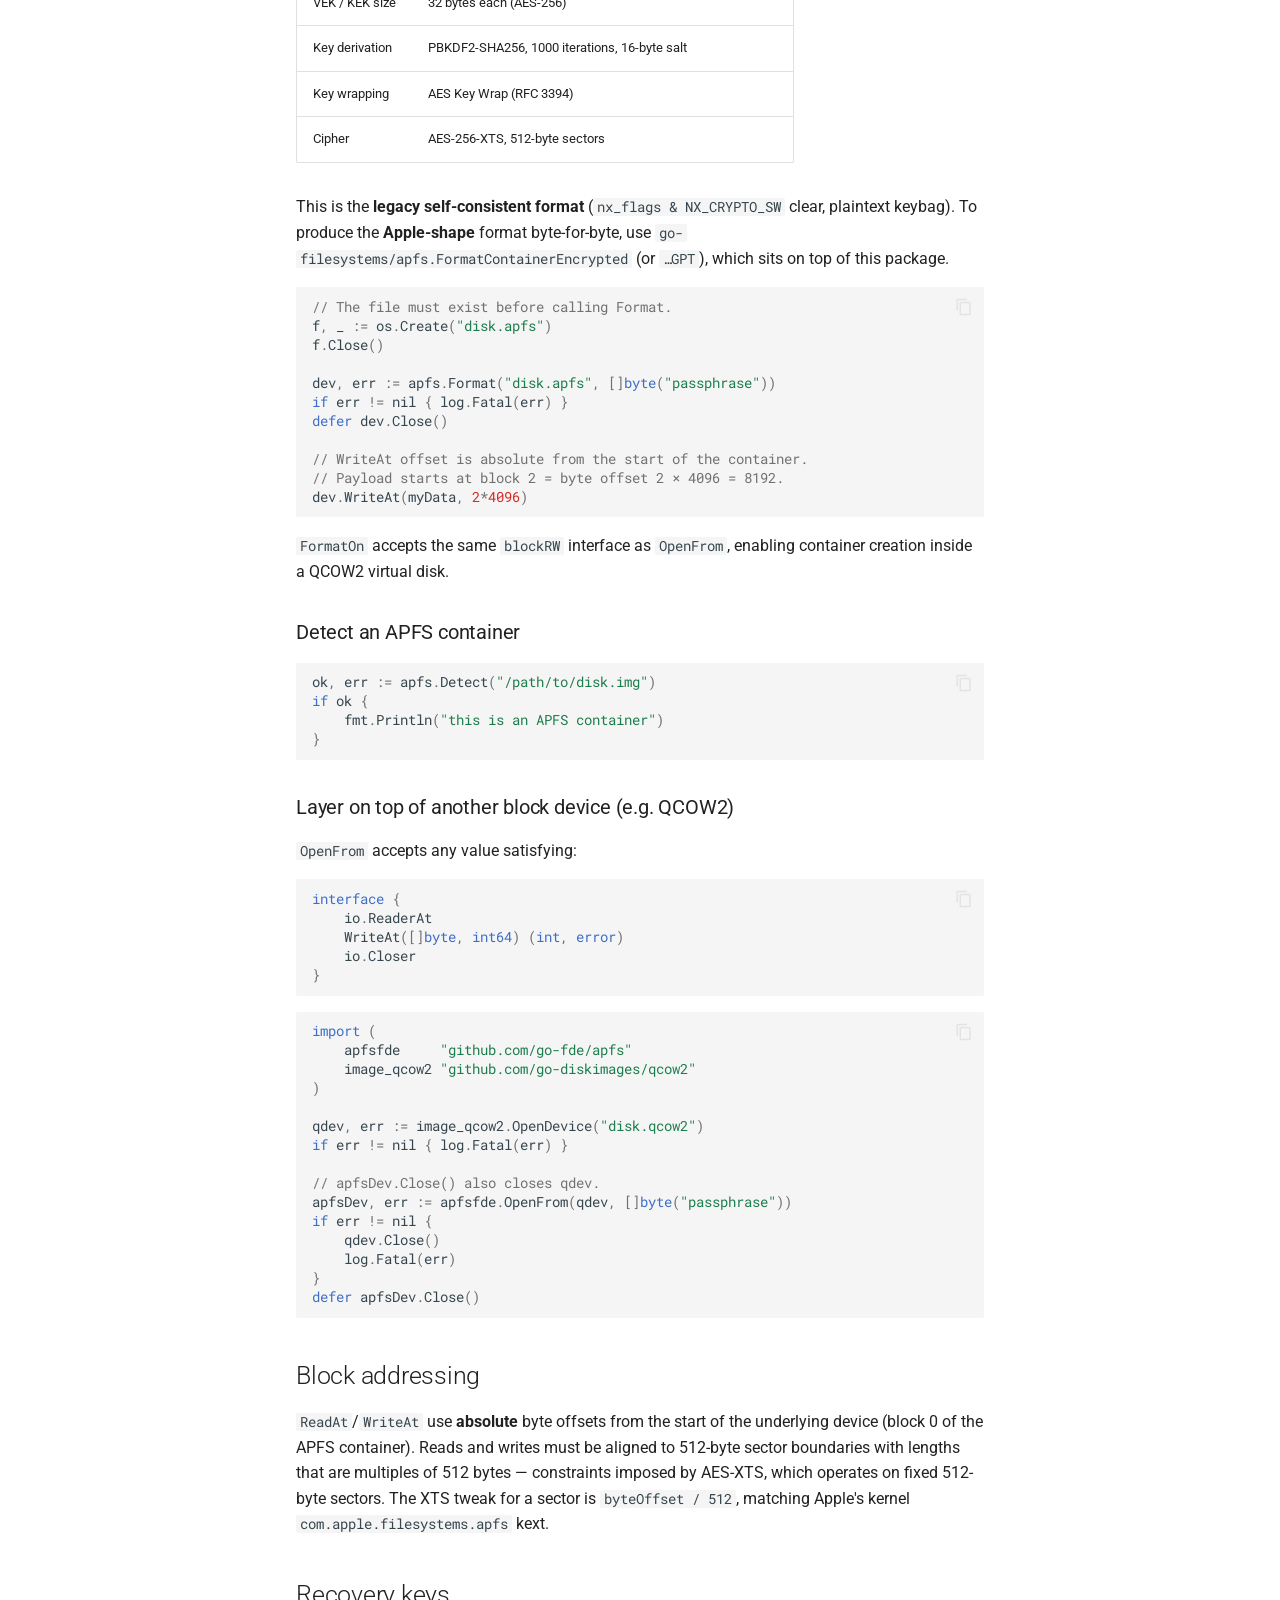
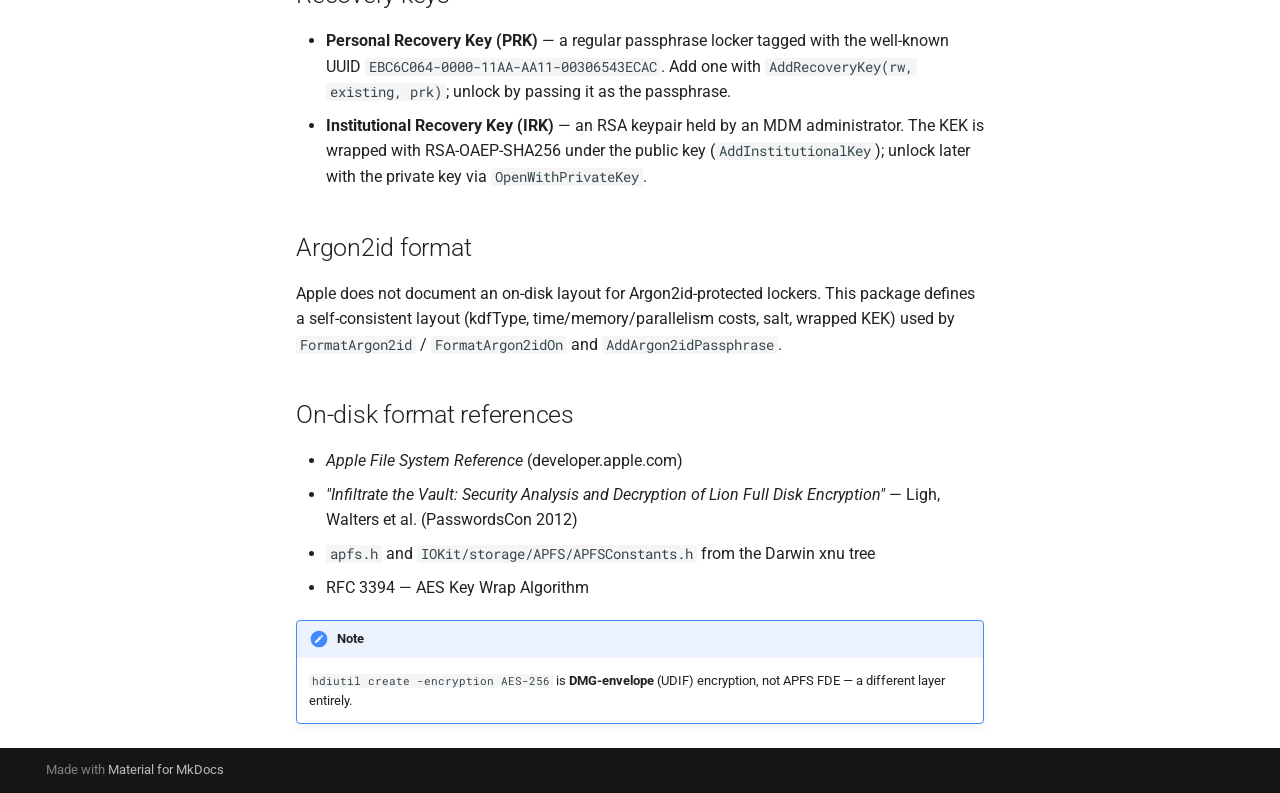
<file: 0.1/components/apfs/index.html>
<!doctype html>
<html lang="en" class="no-js">
  <head>
    
      <meta charset="utf-8">
      <meta name="viewport" content="width=device-width,initial-scale=1">
      
        <meta name="description" content="Pure-Go full-disk encryption — a unified dispatcher over LUKS1/LUKS2, APFS FileVault 2, BitLocker (read-only) and VeraCrypt (read, and create), and a plaintext passthrough backend. No cgo, no root, interoperable with cryptsetup and diskutil.">
      
      
      
        <link rel="canonical" href="https://go-fde.github.io/docs/0.1/components/apfs/">
      
      
        <link rel="prev" href="../luks/">
      
      
        <link rel="next" href="../bitlocker/">
      
      
        
      
      
      <link rel="icon" href="../../assets/logo.svg">
      <meta name="generator" content="mkdocs-1.6.1, mkdocs-material-9.8.2">
    
    
      
        <title>apfs — APFS FileVault 2 - go-fde</title>
      
    
    
      <link rel="stylesheet" href="../../assets/stylesheets/main.57a0d79d.min.css">
      
        
        <link rel="stylesheet" href="../../assets/stylesheets/palette.fb2fffe2.min.css">
      
      


    
    
      
    
    
      
        
        
        <link rel="preconnect" href="https://fonts.gstatic.com" crossorigin>
        <link rel="stylesheet" href="https://fonts.googleapis.com/css?family=Roboto:300,300i,400,400i,700,700i%7CRoboto+Mono:400,400i,700,700i&display=fallback">
        <style>:root{--md-text-font:"Roboto";--md-code-font:"Roboto Mono"}</style>
      
    
    
      <link rel="stylesheet" href="../../stylesheets/brand.css">
    
    <script>__md_scope=new URL("../..",location),__md_hash=e=>[...e].reduce(((e,_)=>(e<<5)-e+_.charCodeAt(0)),0),__md_get=(e,_=localStorage,t=__md_scope)=>JSON.parse(_.getItem(t.pathname+"."+e)),__md_set=(e,_,t=localStorage,a=__md_scope)=>{try{t.setItem(a.pathname+"."+e,JSON.stringify(_))}catch(e){}}</script>
    
      

    
    
  </head>
  
  
    
    
      
    
    
    
    
    <body dir="ltr" data-md-color-scheme="default" data-md-color-primary="custom" data-md-color-accent="custom">
  
    
    <input class="md-toggle" data-md-toggle="drawer" type="checkbox" id="__drawer" autocomplete="off">
    <input class="md-toggle" data-md-toggle="search" type="checkbox" id="__search" autocomplete="off">
    <label class="md-overlay" for="__drawer"></label>
    <div data-md-component="skip">
      
        
        <a href="#apfs-apfs-filevault-2" class="md-skip">
          Skip to content
        </a>
      
    </div>
    <div data-md-component="announce">
      
    </div>
    
      <div data-md-color-scheme="default" data-md-component="outdated" hidden>
        
      </div>
    
    
      

  

<header class="md-header md-header--shadow" data-md-component="header">
  <nav class="md-header__inner md-grid" aria-label="Header">
    <a href="../.." title="go-fde" class="md-header__button md-logo" aria-label="go-fde" data-md-component="logo">
      
  <img src="../../assets/logo.svg" alt="logo">

    </a>
    <label class="md-header__button md-icon" for="__drawer">
      
      <svg xmlns="http://www.w3.org/2000/svg" viewBox="0 0 24 24"><path d="M3 6h18v2H3zm0 5h18v2H3zm0 5h18v2H3z"/></svg>
    </label>
    <div class="md-header__title" data-md-component="header-title">
      <div class="md-header__ellipsis">
        <div class="md-header__topic">
          <span class="md-ellipsis">
            go-fde
          </span>
        </div>
        <div class="md-header__topic" data-md-component="header-topic">
          <span class="md-ellipsis">
            
              apfs — APFS FileVault 2
            
          </span>
        </div>
      </div>
    </div>
    
      
        <form class="md-header__option" data-md-component="palette">
  
    
    
    
    <input class="md-option" data-md-color-media="(prefers-color-scheme: light)" data-md-color-scheme="default" data-md-color-primary="custom" data-md-color-accent="custom"  aria-label="Dark mode"  type="radio" name="__palette" id="__palette_0">
    
      <label class="md-header__button md-icon" title="Dark mode" for="__palette_1" hidden>
        <svg xmlns="http://www.w3.org/2000/svg" viewBox="0 0 24 24"><path d="m17.75 4.09-2.53 1.94.91 3.06-2.63-1.81-2.63 1.81.91-3.06-2.53-1.94L12.44 4l1.06-3 1.06 3zm3.5 6.91-1.64 1.25.59 1.98-1.7-1.17-1.7 1.17.59-1.98L15.75 11l2.06-.05L18.5 9l.69 1.95zm-2.28 4.95c.83-.08 1.72 1.1 1.19 1.85-.32.45-.66.87-1.08 1.27C15.17 23 8.84 23 4.94 19.07c-3.91-3.9-3.91-10.24 0-14.14.4-.4.82-.76 1.27-1.08.75-.53 1.93.36 1.85 1.19-.27 2.86.69 5.83 2.89 8.02a9.96 9.96 0 0 0 8.02 2.89m-1.64 2.02a12.08 12.08 0 0 1-7.8-3.47c-2.17-2.19-3.33-5-3.49-7.82-2.81 3.14-2.7 7.96.31 10.98 3.02 3.01 7.84 3.12 10.98.31"/></svg>
      </label>
    
  
    
    
    
    <input class="md-option" data-md-color-media="(prefers-color-scheme: dark)" data-md-color-scheme="slate" data-md-color-primary="custom" data-md-color-accent="custom"  aria-label="Light mode"  type="radio" name="__palette" id="__palette_1">
    
      <label class="md-header__button md-icon" title="Light mode" for="__palette_0" hidden>
        <svg xmlns="http://www.w3.org/2000/svg" viewBox="0 0 24 24"><path d="M12 7a5 5 0 0 1 5 5 5 5 0 0 1-5 5 5 5 0 0 1-5-5 5 5 0 0 1 5-5m0 2a3 3 0 0 0-3 3 3 3 0 0 0 3 3 3 3 0 0 0 3-3 3 3 0 0 0-3-3m0-7 2.39 3.42C13.65 5.15 12.84 5 12 5s-1.65.15-2.39.42zM3.34 7l4.16-.35A7.2 7.2 0 0 0 5.94 8.5c-.44.74-.69 1.5-.83 2.29zm.02 10 1.76-3.77a7.131 7.131 0 0 0 2.38 4.14zM20.65 7l-1.77 3.79a7.02 7.02 0 0 0-2.38-4.15zm-.01 10-4.14.36c.59-.51 1.12-1.14 1.54-1.86.42-.73.69-1.5.83-2.29zM12 22l-2.41-3.44c.74.27 1.55.44 2.41.44.82 0 1.63-.17 2.37-.44z"/></svg>
      </label>
    
  
</form>
      
    
    
      <script>var palette=__md_get("__palette");if(palette&&palette.color){if("(prefers-color-scheme)"===palette.color.media){var media=matchMedia("(prefers-color-scheme: light)"),input=document.querySelector(media.matches?"[data-md-color-media='(prefers-color-scheme: light)']":"[data-md-color-media='(prefers-color-scheme: dark)']");palette.color.media=input.getAttribute("data-md-color-media"),palette.color.scheme=input.getAttribute("data-md-color-scheme"),palette.color.primary=input.getAttribute("data-md-color-primary"),palette.color.accent=input.getAttribute("data-md-color-accent")}for(var[key,value]of Object.entries(palette.color))document.body.setAttribute("data-md-color-"+key,value)}</script>
    
    
    
      
      
        <label class="md-header__button md-icon" for="__search">
          
          <svg xmlns="http://www.w3.org/2000/svg" viewBox="0 0 24 24"><path d="M9.5 3A6.5 6.5 0 0 1 16 9.5c0 1.61-.59 3.09-1.56 4.23l.27.27h.79l5 5-1.5 1.5-5-5v-.79l-.27-.27A6.52 6.52 0 0 1 9.5 16 6.5 6.5 0 0 1 3 9.5 6.5 6.5 0 0 1 9.5 3m0 2C7 5 5 7 5 9.5S7 14 9.5 14 14 12 14 9.5 12 5 9.5 5"/></svg>
        </label>
        <div class="md-search" data-md-component="search" role="dialog">
  <label class="md-search__overlay" for="__search"></label>
  <div class="md-search__inner" role="search">
    <form class="md-search__form" name="search">
      <input type="text" class="md-search__input" name="query" aria-label="Search" placeholder="Search" autocapitalize="off" autocorrect="off" autocomplete="off" spellcheck="false" data-md-component="search-query" required>
      <label class="md-search__icon md-icon" for="__search">
        
        <svg xmlns="http://www.w3.org/2000/svg" viewBox="0 0 24 24"><path d="M9.5 3A6.5 6.5 0 0 1 16 9.5c0 1.61-.59 3.09-1.56 4.23l.27.27h.79l5 5-1.5 1.5-5-5v-.79l-.27-.27A6.52 6.52 0 0 1 9.5 16 6.5 6.5 0 0 1 3 9.5 6.5 6.5 0 0 1 9.5 3m0 2C7 5 5 7 5 9.5S7 14 9.5 14 14 12 14 9.5 12 5 9.5 5"/></svg>
        
        <svg xmlns="http://www.w3.org/2000/svg" viewBox="0 0 24 24"><path d="M20 11v2H8l5.5 5.5-1.42 1.42L4.16 12l7.92-7.92L13.5 5.5 8 11z"/></svg>
      </label>
      <nav class="md-search__options" aria-label="Search">
        
        <button type="reset" class="md-search__icon md-icon" title="Clear" aria-label="Clear" tabindex="-1">
          
          <svg xmlns="http://www.w3.org/2000/svg" viewBox="0 0 24 24"><path d="M19 6.41 17.59 5 12 10.59 6.41 5 5 6.41 10.59 12 5 17.59 6.41 19 12 13.41 17.59 19 19 17.59 13.41 12z"/></svg>
        </button>
      </nav>
      
        <div class="md-search__suggest" data-md-component="search-suggest"></div>
      
    </form>
    <div class="md-search__output">
      <div class="md-search__scrollwrap" tabindex="0" data-md-scrollfix>
        <div class="md-search-result" data-md-component="search-result">
          <div class="md-search-result__meta">
            Initializing search
          </div>
          <ol class="md-search-result__list" role="presentation"></ol>
        </div>
      </div>
    </div>
  </div>
</div>
      
    
    
      <div class="md-header__source">
        <a href="https://github.com/go-fde" title="Go to repository" class="md-source" data-md-component="source">
  <div class="md-source__icon md-icon">
    
    <svg xmlns="http://www.w3.org/2000/svg" viewBox="0 0 448 512"><!--! Font Awesome Free 7.1.0 by @fontawesome - https://fontawesome.com License - https://fontawesome.com/license/free (Icons: CC BY 4.0, Fonts: SIL OFL 1.1, Code: MIT License) Copyright 2025 Fonticons, Inc.--><path d="M439.6 236.1 244 40.5c-5.4-5.5-12.8-8.5-20.4-8.5s-15 3-20.4 8.4L162.5 81l51.5 51.5c27.1-9.1 52.7 16.8 43.4 43.7l49.7 49.7c34.2-11.8 61.2 31 35.5 56.7-26.5 26.5-70.2-2.9-56-37.3L240.3 199v121.9c25.3 12.5 22.3 41.8 9.1 55-6.4 6.4-15.2 10.1-24.3 10.1s-17.8-3.6-24.3-10.1c-17.6-17.6-11.1-46.9 11.2-56v-123c-20.8-8.5-24.6-30.7-18.6-45L142.6 101 8.5 235.1C3 240.6 0 247.9 0 255.5s3 15 8.5 20.4l195.6 195.7c5.4 5.4 12.7 8.4 20.4 8.4s15-3 20.4-8.4l194.7-194.7c5.4-5.4 8.4-12.8 8.4-20.4s-3-15-8.4-20.4"/></svg>
  </div>
  <div class="md-source__repository">
    go-fde
  </div>
</a>
      </div>
    
  </nav>
  
</header>
    
    <div class="md-container" data-md-component="container">
      
      
        
          
        
      
      <main class="md-main" data-md-component="main">
        <div class="md-main__inner md-grid">
          
            
              
              <div class="md-sidebar md-sidebar--primary" data-md-component="sidebar" data-md-type="navigation" >
                <div class="md-sidebar__scrollwrap">
                  <div class="md-sidebar__inner">
                    



<nav class="md-nav md-nav--primary" aria-label="Navigation" data-md-level="0">
  <label class="md-nav__title" for="__drawer">
    <a href="../.." title="go-fde" class="md-nav__button md-logo" aria-label="go-fde" data-md-component="logo">
      
  <img src="../../assets/logo.svg" alt="logo">

    </a>
    go-fde
  </label>
  
    <div class="md-nav__source">
      <a href="https://github.com/go-fde" title="Go to repository" class="md-source" data-md-component="source">
  <div class="md-source__icon md-icon">
    
    <svg xmlns="http://www.w3.org/2000/svg" viewBox="0 0 448 512"><!--! Font Awesome Free 7.1.0 by @fontawesome - https://fontawesome.com License - https://fontawesome.com/license/free (Icons: CC BY 4.0, Fonts: SIL OFL 1.1, Code: MIT License) Copyright 2025 Fonticons, Inc.--><path d="M439.6 236.1 244 40.5c-5.4-5.5-12.8-8.5-20.4-8.5s-15 3-20.4 8.4L162.5 81l51.5 51.5c27.1-9.1 52.7 16.8 43.4 43.7l49.7 49.7c34.2-11.8 61.2 31 35.5 56.7-26.5 26.5-70.2-2.9-56-37.3L240.3 199v121.9c25.3 12.5 22.3 41.8 9.1 55-6.4 6.4-15.2 10.1-24.3 10.1s-17.8-3.6-24.3-10.1c-17.6-17.6-11.1-46.9 11.2-56v-123c-20.8-8.5-24.6-30.7-18.6-45L142.6 101 8.5 235.1C3 240.6 0 247.9 0 255.5s3 15 8.5 20.4l195.6 195.7c5.4 5.4 12.7 8.4 20.4 8.4s15-3 20.4-8.4l194.7-194.7c5.4-5.4 8.4-12.8 8.4-20.4s-3-15-8.4-20.4"/></svg>
  </div>
  <div class="md-source__repository">
    go-fde
  </div>
</a>
    </div>
  
  <ul class="md-nav__list" data-md-scrollfix>
    
      
      
  
  
  
  
    <li class="md-nav__item">
      <a href="../.." class="md-nav__link">
        
  
  
  <span class="md-ellipsis">
    
  
    Home
  

    
  </span>
  
  

      </a>
    </li>
  

    
      
      
  
  
    
  
  
  
    
    
    
    
      
        
        
      
    
    
    <li class="md-nav__item md-nav__item--active md-nav__item--section md-nav__item--nested">
      
        
        
        <input class="md-nav__toggle md-toggle " type="checkbox" id="__nav_2" checked>
        
          
          <label class="md-nav__link" for="__nav_2" id="__nav_2_label" tabindex="">
            
  
  
  <span class="md-ellipsis">
    
  
    Components
  

    
  </span>
  
  

            <span class="md-nav__icon md-icon"></span>
          </label>
        
        <nav class="md-nav" data-md-level="1" aria-labelledby="__nav_2_label" aria-expanded="true">
          <label class="md-nav__title" for="__nav_2">
            <span class="md-nav__icon md-icon"></span>
            
  
    Components
  

          </label>
          <ul class="md-nav__list" data-md-scrollfix>
            
              
                
  
  
  
  
    <li class="md-nav__item">
      <a href="../" class="md-nav__link">
        
  
  
  <span class="md-ellipsis">
    
  
    Overview
  

    
  </span>
  
  

      </a>
    </li>
  

              
            
              
                
  
  
  
  
    <li class="md-nav__item">
      <a href="../fde/" class="md-nav__link">
        
  
  
  <span class="md-ellipsis">
    
  
    fde — unified dispatcher
  

    
  </span>
  
  

      </a>
    </li>
  

              
            
              
                
  
  
  
  
    <li class="md-nav__item">
      <a href="../luks/" class="md-nav__link">
        
  
  
  <span class="md-ellipsis">
    
  
    luks — LUKS1/LUKS2
  

    
  </span>
  
  

      </a>
    </li>
  

              
            
              
                
  
  
    
  
  
  
    <li class="md-nav__item md-nav__item--active">
      
      <input class="md-nav__toggle md-toggle" type="checkbox" id="__toc">
      
      
        
      
      
        <label class="md-nav__link md-nav__link--active" for="__toc">
          
  
  
  <span class="md-ellipsis">
    
  
    apfs — APFS FileVault 2
  

    
  </span>
  
  

          <span class="md-nav__icon md-icon"></span>
        </label>
      
      <a href="./" class="md-nav__link md-nav__link--active">
        
  
  
  <span class="md-ellipsis">
    
  
    apfs — APFS FileVault 2
  

    
  </span>
  
  

      </a>
      
        

<nav class="md-nav md-nav--secondary" aria-label="Table of contents">
  
  
  
    
  
  
    <label class="md-nav__title" for="__toc">
      <span class="md-nav__icon md-icon"></span>
      Table of contents
    </label>
    <ul class="md-nav__list" data-md-component="toc" data-md-scrollfix>
      
        <li class="md-nav__item">
  <a href="#key-hierarchy" class="md-nav__link">
    <span class="md-ellipsis">
      
        Key hierarchy
      
    </span>
  </a>
  
</li>
      
        <li class="md-nav__item">
  <a href="#supported-features" class="md-nav__link">
    <span class="md-ellipsis">
      
        Supported features
      
    </span>
  </a>
  
</li>
      
        <li class="md-nav__item">
  <a href="#reading-a-filevault-volume-unlockvolumekey-and-sectorcipher" class="md-nav__link">
    <span class="md-ellipsis">
      
        Reading a FileVault volume: UnlockVolumeKey and SectorCipher
      
    </span>
  </a>
  
</li>
      
        <li class="md-nav__item">
  <a href="#apple-shape-encrypted-container-support" class="md-nav__link">
    <span class="md-ellipsis">
      
        Apple-shape encrypted-container support
      
    </span>
  </a>
  
</li>
      
        <li class="md-nav__item">
  <a href="#usage" class="md-nav__link">
    <span class="md-ellipsis">
      
        Usage
      
    </span>
  </a>
  
    <nav class="md-nav" aria-label="Usage">
      <ul class="md-nav__list">
        
          <li class="md-nav__item">
  <a href="#open-an-encrypted-apfs-volume-image" class="md-nav__link">
    <span class="md-ellipsis">
      
        Open an encrypted APFS volume image
      
    </span>
  </a>
  
</li>
        
          <li class="md-nav__item">
  <a href="#create-a-new-apfs-fde-container" class="md-nav__link">
    <span class="md-ellipsis">
      
        Create a new APFS FDE container
      
    </span>
  </a>
  
</li>
        
          <li class="md-nav__item">
  <a href="#detect-an-apfs-container" class="md-nav__link">
    <span class="md-ellipsis">
      
        Detect an APFS container
      
    </span>
  </a>
  
</li>
        
          <li class="md-nav__item">
  <a href="#layer-on-top-of-another-block-device-eg-qcow2" class="md-nav__link">
    <span class="md-ellipsis">
      
        Layer on top of another block device (e.g. QCOW2)
      
    </span>
  </a>
  
</li>
        
      </ul>
    </nav>
  
</li>
      
        <li class="md-nav__item">
  <a href="#block-addressing" class="md-nav__link">
    <span class="md-ellipsis">
      
        Block addressing
      
    </span>
  </a>
  
</li>
      
        <li class="md-nav__item">
  <a href="#recovery-keys" class="md-nav__link">
    <span class="md-ellipsis">
      
        Recovery keys
      
    </span>
  </a>
  
</li>
      
        <li class="md-nav__item">
  <a href="#argon2id-format" class="md-nav__link">
    <span class="md-ellipsis">
      
        Argon2id format
      
    </span>
  </a>
  
</li>
      
        <li class="md-nav__item">
  <a href="#on-disk-format-references" class="md-nav__link">
    <span class="md-ellipsis">
      
        On-disk format references
      
    </span>
  </a>
  
</li>
      
    </ul>
  
</nav>
      
    </li>
  

              
            
              
                
  
  
  
  
    <li class="md-nav__item">
      <a href="../bitlocker/" class="md-nav__link">
        
  
  
  <span class="md-ellipsis">
    
  
    bitlocker — BitLocker (read-only)
  

    
  </span>
  
  

      </a>
    </li>
  

              
            
              
                
  
  
  
  
    <li class="md-nav__item">
      <a href="../veracrypt/" class="md-nav__link">
        
  
  
  <span class="md-ellipsis">
    
  
    veracrypt — VeraCrypt and TrueCrypt (read; create VeraCrypt)
  

    
  </span>
  
  

      </a>
    </li>
  

              
            
              
                
  
  
  
  
    <li class="md-nav__item">
      <a href="../zed/" class="md-nav__link">
        
  
  
  <span class="md-ellipsis">
    
  
    zed — Prim'X ZED! archives (read-only)
  

    
  </span>
  
  

      </a>
    </li>
  

              
            
              
                
  
  
  
  
    <li class="md-nav__item">
      <a href="../clear/" class="md-nav__link">
        
  
  
  <span class="md-ellipsis">
    
  
    clear — plaintext passthrough
  

    
  </span>
  
  

      </a>
    </li>
  

              
            
          </ul>
        </nav>
      
    </li>
  

    
  </ul>
</nav>
                  </div>
                </div>
              </div>
            
            
              
              <div class="md-sidebar md-sidebar--secondary" data-md-component="sidebar" data-md-type="toc" >
                <div class="md-sidebar__scrollwrap">
                  <div class="md-sidebar__inner">
                    

<nav class="md-nav md-nav--secondary" aria-label="Table of contents">
  
  
  
    
  
  
    <label class="md-nav__title" for="__toc">
      <span class="md-nav__icon md-icon"></span>
      Table of contents
    </label>
    <ul class="md-nav__list" data-md-component="toc" data-md-scrollfix>
      
        <li class="md-nav__item">
  <a href="#key-hierarchy" class="md-nav__link">
    <span class="md-ellipsis">
      
        Key hierarchy
      
    </span>
  </a>
  
</li>
      
        <li class="md-nav__item">
  <a href="#supported-features" class="md-nav__link">
    <span class="md-ellipsis">
      
        Supported features
      
    </span>
  </a>
  
</li>
      
        <li class="md-nav__item">
  <a href="#reading-a-filevault-volume-unlockvolumekey-and-sectorcipher" class="md-nav__link">
    <span class="md-ellipsis">
      
        Reading a FileVault volume: UnlockVolumeKey and SectorCipher
      
    </span>
  </a>
  
</li>
      
        <li class="md-nav__item">
  <a href="#apple-shape-encrypted-container-support" class="md-nav__link">
    <span class="md-ellipsis">
      
        Apple-shape encrypted-container support
      
    </span>
  </a>
  
</li>
      
        <li class="md-nav__item">
  <a href="#usage" class="md-nav__link">
    <span class="md-ellipsis">
      
        Usage
      
    </span>
  </a>
  
    <nav class="md-nav" aria-label="Usage">
      <ul class="md-nav__list">
        
          <li class="md-nav__item">
  <a href="#open-an-encrypted-apfs-volume-image" class="md-nav__link">
    <span class="md-ellipsis">
      
        Open an encrypted APFS volume image
      
    </span>
  </a>
  
</li>
        
          <li class="md-nav__item">
  <a href="#create-a-new-apfs-fde-container" class="md-nav__link">
    <span class="md-ellipsis">
      
        Create a new APFS FDE container
      
    </span>
  </a>
  
</li>
        
          <li class="md-nav__item">
  <a href="#detect-an-apfs-container" class="md-nav__link">
    <span class="md-ellipsis">
      
        Detect an APFS container
      
    </span>
  </a>
  
</li>
        
          <li class="md-nav__item">
  <a href="#layer-on-top-of-another-block-device-eg-qcow2" class="md-nav__link">
    <span class="md-ellipsis">
      
        Layer on top of another block device (e.g. QCOW2)
      
    </span>
  </a>
  
</li>
        
      </ul>
    </nav>
  
</li>
      
        <li class="md-nav__item">
  <a href="#block-addressing" class="md-nav__link">
    <span class="md-ellipsis">
      
        Block addressing
      
    </span>
  </a>
  
</li>
      
        <li class="md-nav__item">
  <a href="#recovery-keys" class="md-nav__link">
    <span class="md-ellipsis">
      
        Recovery keys
      
    </span>
  </a>
  
</li>
      
        <li class="md-nav__item">
  <a href="#argon2id-format" class="md-nav__link">
    <span class="md-ellipsis">
      
        Argon2id format
      
    </span>
  </a>
  
</li>
      
        <li class="md-nav__item">
  <a href="#on-disk-format-references" class="md-nav__link">
    <span class="md-ellipsis">
      
        On-disk format references
      
    </span>
  </a>
  
</li>
      
    </ul>
  
</nav>
                  </div>
                </div>
              </div>
            
          
          
            <div class="md-content" data-md-component="content">
              
              <article class="md-content__inner md-typeset">
                
                  



<h1 id="apfs-apfs-filevault-2">apfs — APFS FileVault 2</h1>
<p><code>github.com/go-fde/apfs</code> is pure-Go <strong>read/write</strong> support for APFS FileVault 2
full-disk encryption. The on-disk format is little-endian. It reads both Apple's
exact on-disk shape (what <code>diskutil apfs encryptVolume</code> produces) and a legacy
self-consistent shape produced by this package's own <code>Format</code> helpers.</p>
<h2 id="key-hierarchy">Key hierarchy</h2>
<p>APFS FileVault 2 protects volumes with AES-XTS block-level encryption:</p>
<div class="highlight"><pre><span></span><code>passphrase
    │  PBKDF2-SHA256
    ▼
  KEK (Key Encryption Key)  ─── AES-KW (RFC 3394) ──▶  wrapped KEK (Container Key Bag)
  KEK                       ─── AES-KW (RFC 3394) ──▶  wrapped VEK (Container Key Bag)

  VEK (Volume Encryption Key)
      │  AES-XTS (per 512-byte sector)
      ▼
  plaintext blocks
</code></pre></div>
<p>Key bag entries live at the location named by the NX container superblock's
<code>nx_keylocker</code> field (offset 1296). Two on-disk shapes are supported, dispatched
on the <code>nx_flags &amp; NX_CRYPTO_SW</code> bit through the same <code>apfs.Open</code> /
<code>apfs.OpenFrom</code> entry points:</p>
<ul>
<li><strong>Apple shape</strong> (<code>NX_CRYPTO_SW</code> set): the keybag is encrypted at rest with
  AES-XTS-128 keyed on <code>containerUUID || containerUUID</code>; decrypted bytes follow
  Apple's <code>apfs_obj_phys</code> + <code>apfs_kb_locker</code> layout. The container keybag's
  tag=2 entry carries an ASN.1 VEKBLOB; the volume keybag's tag=3 entry carries
  an ASN.1 KEKBLOB.</li>
<li><strong>Legacy self-consistent shape</strong> (<code>NX_CRYPTO_SW</code> clear): the keybag is
  plaintext on disk; tag=3 encodes KDF parameters (PBKDF2-SHA256 or Argon2id)
  plus the wrapped KEK inline, tag=2 holds the raw AES-KW(KEK, VEK) ciphertext.
  Used by this package's <code>Format</code> / <code>FormatArgon2id</code> helpers and the test suite.</li>
</ul>
<h2 id="supported-features">Supported features</h2>
<table>
<thead>
<tr>
<th>Feature</th>
<th>Status</th>
</tr>
</thead>
<tbody>
<tr>
<td>APFS NX container superblock parsing</td>
<td>✅ (nx_keylocker at +1296, nx_flags)</td>
</tr>
<tr>
<td>Apple-shape container keybag parsing (NX_CRYPTO_SW path)</td>
<td>✅</td>
</tr>
<tr>
<td>Apple-shape volume keybag parsing</td>
<td>✅</td>
</tr>
<tr>
<td>Legacy self-consistent keybag parsing</td>
<td>✅ (auto-dispatched on <code>nx_flags &amp; 0x4</code>)</td>
</tr>
<tr>
<td>Key derivation: PBKDF2-SHA256</td>
<td>✅</td>
</tr>
<tr>
<td>Key derivation: Argon2id</td>
<td>✅ (package-defined locker layout)</td>
</tr>
<tr>
<td>AES Key Wrap / Unwrap (RFC 3394)</td>
<td>✅</td>
</tr>
<tr>
<td>Cipher: AES-128-XTS (<code>vek_size</code> = 32)</td>
<td>✅</td>
</tr>
<tr>
<td>Cipher: AES-256-XTS (<code>vek_size</code> = 64)</td>
<td>✅</td>
</tr>
<tr>
<td>At-rest keybag XTS encryption / decryption</td>
<td>✅ (any block size from 4096 to 65536 since v0.3.0: <code>DecryptKeybagBlocks</code>, <code>EncryptKeybagBlocks</code>)</td>
</tr>
<tr>
<td>ASN.1 VEKBLOB / KEKBLOB build + parse</td>
<td>✅</td>
</tr>
<tr>
<td>Keybag block builder</td>
<td>✅ (<code>PackKeybagBlock</code> — Apple's exact obj_phys + apfs_kb_locker shape)</td>
</tr>
<tr>
<td>Personal Recovery Key (PRK)</td>
<td>✅ (passphrase-style locker with a well-known UUID)</td>
</tr>
<tr>
<td>Institutional Recovery Key (IRK)</td>
<td>✅ (RSA-OAEP wrapping of the KEK)</td>
</tr>
<tr>
<td>T2 / Secure Enclave mediated keys</td>
<td>❌ (hardware access required)</td>
</tr>
<tr>
<td>Encrypted metadata (APFS snapshots, etc.)</td>
<td>❌ (payload encryption only)</td>
</tr>
<tr>
<td>Volume key without a Device (<code>UnlockVolumeKey</code>, <code>SectorCipher</code>)</td>
<td>✅ (v0.2.0)</td>
</tr>
<tr>
<td>Bounded unlock of untrusted images (<code>Limits</code>, <code>ErrLimit</code>, <code>ErrWrongPassphrase</code>)</td>
<td>✅</td>
</tr>
</tbody>
</table>
<h2 id="reading-a-filevault-volume-unlockvolumekey-and-sectorcipher">Reading a FileVault volume: <code>UnlockVolumeKey</code> and <code>SectorCipher</code></h2>
<p>A <code>Device</code> decrypts <strong>every</strong> byte it reads. On a real FileVault container,
the container metadata is plaintext: the superblock, checkpoints, object maps
and volume superblock. Only two kinds of data are encrypted with the VEK
(Apple File System Reference, "Encryption"):</p>
<ul>
<li>file-system tree nodes whose object-map entry has <code>OMAP_VAL_ENCRYPTED</code>;</li>
<li>file extents, using <code>crypto_id</code> as the tweak base.</li>
</ul>
<p>A file-system reader therefore takes the key and a cipher it can point at
single blocks:</p>
<div class="highlight"><pre><span></span><code><span class="nx">vk</span><span class="p">,</span><span class="w"> </span><span class="nx">err</span><span class="w"> </span><span class="o">:=</span><span class="w"> </span><span class="nx">apfs</span><span class="p">.</span><span class="nx">UnlockVolumeKey</span><span class="p">(</span><span class="nx">r</span><span class="p">,</span><span class="w"> </span><span class="nx">passphrase</span><span class="p">,</span><span class="w"> </span><span class="nx">apfs</span><span class="p">.</span><span class="nx">DefaultLimits</span><span class="p">)</span>
<span class="c1">// vk.VEK, and vk.VolumeUUID: the volume the keybag names</span>
<span class="nx">sc</span><span class="p">,</span><span class="w"> </span><span class="nx">err</span><span class="w"> </span><span class="o">:=</span><span class="w"> </span><span class="nx">apfs</span><span class="p">.</span><span class="nx">NewSectorCipher</span><span class="p">(</span><span class="nx">vk</span><span class="p">.</span><span class="nx">VEK</span><span class="p">)</span>
<span class="nx">err</span><span class="w"> </span><span class="o">=</span><span class="w"> </span><span class="nx">sc</span><span class="p">.</span><span class="nx">Decrypt</span><span class="p">(</span><span class="nx">block</span><span class="p">,</span><span class="w"> </span><span class="nx">paddr</span><span class="o">*</span><span class="kt">uint64</span><span class="p">(</span><span class="nb">len</span><span class="p">(</span><span class="nx">block</span><span class="p">)</span><span class="o">/</span><span class="nx">apfs</span><span class="p">.</span><span class="nx">SectorSize</span><span class="p">))</span>
</code></pre></div>
<p><code>go-filesystems/apfs</code> (<code>OpenFDE</code>, <code>OpenFDEFromBlockDevice</code>) reads volumes
this way.</p>
<p>Errors are kept apart:</p>
<ul>
<li><code>ErrLimit</code> (the same value as <code>kdfbudget.ErrLimit</code>): a locker asked for more
  key-derivation work than the <code>Limits</code> allow, or the keybag holds more lockers
  than <code>Limits.MaxLockers</code> (16 by default).</li>
<li><code>ErrWrongPassphrase</code>: lockers were tried and none opened.</li>
<li>Anything else is a structural error in the image.</li>
</ul>
<p>The total work of one unlock is bounded too. <code>Limits.Budget</code> is a
<a href="https://github.com/go-encryptions/kdfbudget"><code>kdfbudget.Budget</code></a>: every PBKDF2
and Argon2 run is charged to it before it runs, so many lockers each within
their own limit cannot add up to hours. Nil means a fresh <code>kdfbudget.Default()</code>
per unlock; <code>kdfbudget.Unlimited()</code> is for an image you trust. Give each unlock
its own <code>Budget</code>. <code>OpenLimited</code>, <code>OpenFromLimited</code> and <code>UnlockVolumeKey</code> take
the <code>Limits</code>, and so do the keybag rewrite functions: <code>AddRecoveryKeyLimited</code>,
<code>AddPassphraseLimited</code>, <code>AddArgon2idPassphraseLimited</code> and
<code>AddInstitutionalKeyLimited</code>, which charge the new locker's own derivation as
well. <code>OpenFromWithPrivateKey</code> derives no key and costs at most one RSA
operation.</p>
<p>Untrusted geometry is bounded:</p>
<ul>
<li>the block size must be a power of two in [4096, 65536];</li>
<li>a keybag may be at most 16 blocks;</li>
<li>block offsets must fit in an <code>int64</code>.</li>
</ul>
<p>The DER blobs are parsed with every length checked. Two fuzz targets cover
this: <code>FuzzParseBlobs</code> and <code>FuzzUnlockVolumeKey</code>.</p>
<h2 id="apple-shape-encrypted-container-support">Apple-shape encrypted-container support</h2>
<p>Beyond the legacy format, this package exposes the byte-level primitives needed
to build and parse keybags in <strong>Apple's exact on-disk shape</strong> — the layout
<code>diskutil apfs encryptVolume</code> produces. The recipe was reverse-engineered
byte-for-byte against two independently-encrypted Apple reference DMGs and is
locked in by parity tests:</p>
<ul>
<li><code>TestVEKBlob_HMACAgainstAppleReference</code> — re-computes the HMAC over Apple's
  reference VEKBLOB and asserts byte-equality with Apple's stored value.</li>
<li><code>TestKeybagChain_PassphraseUnlocksVEK</code> — builds a complete Apple-shape
  container + volume keybag pair, then walks the structure end-to-end with only
  the passphrase + the two UUIDs + the two paddrs, recovering the VEK
  byte-for-byte — the same chain Apple's <code>apfs.kext</code> walks on mount.</li>
</ul>
<p>The recipe (validated against Apple's reference):</p>
<ul>
<li><strong>At-rest XTS</strong>: AES-XTS-128, key = <code>uuid || uuid</code> (container UUID for the
  container keybag, volume UUID for the volume keybag), 512-byte XTS sectors,
  tweak = <code>paddr × blockSize/512 + sector_index</code>. That is <code>paddr × 8</code> for the
  common 4096-byte block (apfs-fuse <code>KeyMgmt.cpp</code>: <code>cs_factor = blocksize /
  0x200</code>). Since v0.3.0, <code>DecryptKeybagBlocks</code>, <code>EncryptKeybagBlocks</code>,
  <code>DecryptVolumeBlocks</code> and <code>EncryptVolumeBlocks</code> take the container's block
  size, and the unlock path passes it; <code>DecryptContainerKeybag</code> and its
  siblings remain the 4096-byte case.</li>
<li><strong>Keybag block layout</strong>: 32-byte <code>obj_phys</code> (type <code>0x6b657973</code> "syek", sealed
  Fletcher-64 cksum) + 16-byte <code>apfs_kb_locker</code> (version=2, nkeys, nbytes
  including the 16-byte header AND the trailing 16-byte alignment pad) +
  16-byte-aligned entries.</li>
<li><strong>VEKBLOB / KEKBLOB</strong>: ASN.1 DER with HMAC-SHA256 keyed by
  <code>SHA-256(\x01\x16\x20\x17\x15\x05 || salt)</code> over the <code>[3]</code> inner envelope. The
  <code>[2]</code> field is an 8-byte OCTET STRING (Apple's opaque <code>info_t</code>), not a
  minimal-length INTEGER. The inner <code>[3]</code> contains the AES-KW(KEK, VEK) RFC-3394
  ciphertext (40 bytes for a 32-byte VEK).</li>
</ul>
<h2 id="usage">Usage</h2>
<h3 id="open-an-encrypted-apfs-volume-image">Open an encrypted APFS volume image</h3>
<div class="highlight"><pre><span></span><code><span class="kn">import</span><span class="w"> </span><span class="s">"github.com/go-fde/apfs"</span>

<span class="nx">dev</span><span class="p">,</span><span class="w"> </span><span class="nx">err</span><span class="w"> </span><span class="o">:=</span><span class="w"> </span><span class="nx">apfs</span><span class="p">.</span><span class="nx">Open</span><span class="p">(</span><span class="s">"/dev/disk2s2"</span><span class="p">,</span><span class="w"> </span><span class="p">[]</span><span class="kt">byte</span><span class="p">(</span><span class="s">"my passphrase"</span><span class="p">))</span>
<span class="k">if</span><span class="w"> </span><span class="nx">err</span><span class="w"> </span><span class="o">!=</span><span class="w"> </span><span class="kc">nil</span><span class="w"> </span><span class="p">{</span>
<span class="w">    </span><span class="nx">log</span><span class="p">.</span><span class="nx">Fatal</span><span class="p">(</span><span class="nx">err</span><span class="p">)</span>
<span class="p">}</span>
<span class="k">defer</span><span class="w"> </span><span class="nx">dev</span><span class="p">.</span><span class="nx">Close</span><span class="p">()</span>

<span class="c1">// Read decrypted blocks. Offsets are absolute byte offsets in the device,</span>
<span class="c1">// aligned to 512-byte sector boundaries.</span>
<span class="nx">buf</span><span class="w"> </span><span class="o">:=</span><span class="w"> </span><span class="nb">make</span><span class="p">([]</span><span class="kt">byte</span><span class="p">,</span><span class="w"> </span><span class="mi">4096</span><span class="p">)</span>
<span class="nx">_</span><span class="p">,</span><span class="w"> </span><span class="nx">err</span><span class="w"> </span><span class="o">=</span><span class="w"> </span><span class="nx">dev</span><span class="p">.</span><span class="nx">ReadAt</span><span class="p">(</span><span class="nx">buf</span><span class="p">,</span><span class="w"> </span><span class="mi">0</span><span class="p">)</span>

<span class="c1">// Write encrypted blocks.</span>
<span class="nx">_</span><span class="p">,</span><span class="w"> </span><span class="nx">err</span><span class="w"> </span><span class="o">=</span><span class="w"> </span><span class="nx">dev</span><span class="p">.</span><span class="nx">WriteAt</span><span class="p">(</span><span class="nx">buf</span><span class="p">,</span><span class="w"> </span><span class="mi">0</span><span class="p">)</span>
</code></pre></div>
<h3 id="create-a-new-apfs-fde-container">Create a new APFS FDE container</h3>
<p><code>Format</code> and <code>FormatOn</code> write a minimal APFS NX superblock and key bag to an
existing file or block device, then return an open <code>*Device</code> ready for payload
I/O. Container parameters:</p>
<table>
<thead>
<tr>
<th>Parameter</th>
<th>Value</th>
</tr>
</thead>
<tbody>
<tr>
<td>Block size</td>
<td>4096 bytes</td>
</tr>
<tr>
<td>NX superblock</td>
<td>block 0</td>
</tr>
<tr>
<td>Key bag</td>
<td>block 1 (referenced via <code>nx_keylocker</code> at NX SB offset 1296)</td>
</tr>
<tr>
<td>Payload start</td>
<td>block 2 (byte offset 8192)</td>
</tr>
<tr>
<td>VEK / KEK size</td>
<td>32 bytes each (AES-256)</td>
</tr>
<tr>
<td>Key derivation</td>
<td>PBKDF2-SHA256, 1000 iterations, 16-byte salt</td>
</tr>
<tr>
<td>Key wrapping</td>
<td>AES Key Wrap (RFC 3394)</td>
</tr>
<tr>
<td>Cipher</td>
<td>AES-256-XTS, 512-byte sectors</td>
</tr>
</tbody>
</table>
<p>This is the <strong>legacy self-consistent format</strong> (<code>nx_flags &amp; NX_CRYPTO_SW</code> clear,
plaintext keybag). To produce the <strong>Apple-shape</strong> format byte-for-byte, use
<code>go-filesystems/apfs.FormatContainerEncrypted</code> (or <code>…GPT</code>), which sits on top of
this package.</p>
<div class="highlight"><pre><span></span><code><span class="c1">// The file must exist before calling Format.</span>
<span class="nx">f</span><span class="p">,</span><span class="w"> </span><span class="nx">_</span><span class="w"> </span><span class="o">:=</span><span class="w"> </span><span class="nx">os</span><span class="p">.</span><span class="nx">Create</span><span class="p">(</span><span class="s">"disk.apfs"</span><span class="p">)</span>
<span class="nx">f</span><span class="p">.</span><span class="nx">Close</span><span class="p">()</span>

<span class="nx">dev</span><span class="p">,</span><span class="w"> </span><span class="nx">err</span><span class="w"> </span><span class="o">:=</span><span class="w"> </span><span class="nx">apfs</span><span class="p">.</span><span class="nx">Format</span><span class="p">(</span><span class="s">"disk.apfs"</span><span class="p">,</span><span class="w"> </span><span class="p">[]</span><span class="kt">byte</span><span class="p">(</span><span class="s">"passphrase"</span><span class="p">))</span>
<span class="k">if</span><span class="w"> </span><span class="nx">err</span><span class="w"> </span><span class="o">!=</span><span class="w"> </span><span class="kc">nil</span><span class="w"> </span><span class="p">{</span><span class="w"> </span><span class="nx">log</span><span class="p">.</span><span class="nx">Fatal</span><span class="p">(</span><span class="nx">err</span><span class="p">)</span><span class="w"> </span><span class="p">}</span>
<span class="k">defer</span><span class="w"> </span><span class="nx">dev</span><span class="p">.</span><span class="nx">Close</span><span class="p">()</span>

<span class="c1">// WriteAt offset is absolute from the start of the container.</span>
<span class="c1">// Payload starts at block 2 = byte offset 2 × 4096 = 8192.</span>
<span class="nx">dev</span><span class="p">.</span><span class="nx">WriteAt</span><span class="p">(</span><span class="nx">myData</span><span class="p">,</span><span class="w"> </span><span class="mi">2</span><span class="o">*</span><span class="mi">4096</span><span class="p">)</span>
</code></pre></div>
<p><code>FormatOn</code> accepts the same <code>blockRW</code> interface as <code>OpenFrom</code>, enabling
container creation inside a QCOW2 virtual disk.</p>
<h3 id="detect-an-apfs-container">Detect an APFS container</h3>
<div class="highlight"><pre><span></span><code><span class="nx">ok</span><span class="p">,</span><span class="w"> </span><span class="nx">err</span><span class="w"> </span><span class="o">:=</span><span class="w"> </span><span class="nx">apfs</span><span class="p">.</span><span class="nx">Detect</span><span class="p">(</span><span class="s">"/path/to/disk.img"</span><span class="p">)</span>
<span class="k">if</span><span class="w"> </span><span class="nx">ok</span><span class="w"> </span><span class="p">{</span>
<span class="w">    </span><span class="nx">fmt</span><span class="p">.</span><span class="nx">Println</span><span class="p">(</span><span class="s">"this is an APFS container"</span><span class="p">)</span>
<span class="p">}</span>
</code></pre></div>
<h3 id="layer-on-top-of-another-block-device-eg-qcow2">Layer on top of another block device (e.g. QCOW2)</h3>
<p><code>OpenFrom</code> accepts any value satisfying:</p>
<div class="highlight"><pre><span></span><code><span class="kd">interface</span><span class="w"> </span><span class="p">{</span>
<span class="w">    </span><span class="nx">io</span><span class="p">.</span><span class="nx">ReaderAt</span>
<span class="w">    </span><span class="nx">WriteAt</span><span class="p">([]</span><span class="kt">byte</span><span class="p">,</span><span class="w"> </span><span class="kt">int64</span><span class="p">)</span><span class="w"> </span><span class="p">(</span><span class="kt">int</span><span class="p">,</span><span class="w"> </span><span class="kt">error</span><span class="p">)</span>
<span class="w">    </span><span class="nx">io</span><span class="p">.</span><span class="nx">Closer</span>
<span class="p">}</span>
</code></pre></div>
<div class="highlight"><pre><span></span><code><span class="kn">import</span><span class="w"> </span><span class="p">(</span>
<span class="w">    </span><span class="nx">apfsfde</span><span class="w">     </span><span class="s">"github.com/go-fde/apfs"</span>
<span class="w">    </span><span class="nx">image_qcow2</span><span class="w"> </span><span class="s">"github.com/go-diskimages/qcow2"</span>
<span class="p">)</span>

<span class="nx">qdev</span><span class="p">,</span><span class="w"> </span><span class="nx">err</span><span class="w"> </span><span class="o">:=</span><span class="w"> </span><span class="nx">image_qcow2</span><span class="p">.</span><span class="nx">OpenDevice</span><span class="p">(</span><span class="s">"disk.qcow2"</span><span class="p">)</span>
<span class="k">if</span><span class="w"> </span><span class="nx">err</span><span class="w"> </span><span class="o">!=</span><span class="w"> </span><span class="kc">nil</span><span class="w"> </span><span class="p">{</span><span class="w"> </span><span class="nx">log</span><span class="p">.</span><span class="nx">Fatal</span><span class="p">(</span><span class="nx">err</span><span class="p">)</span><span class="w"> </span><span class="p">}</span>

<span class="c1">// apfsDev.Close() also closes qdev.</span>
<span class="nx">apfsDev</span><span class="p">,</span><span class="w"> </span><span class="nx">err</span><span class="w"> </span><span class="o">:=</span><span class="w"> </span><span class="nx">apfsfde</span><span class="p">.</span><span class="nx">OpenFrom</span><span class="p">(</span><span class="nx">qdev</span><span class="p">,</span><span class="w"> </span><span class="p">[]</span><span class="kt">byte</span><span class="p">(</span><span class="s">"passphrase"</span><span class="p">))</span>
<span class="k">if</span><span class="w"> </span><span class="nx">err</span><span class="w"> </span><span class="o">!=</span><span class="w"> </span><span class="kc">nil</span><span class="w"> </span><span class="p">{</span>
<span class="w">    </span><span class="nx">qdev</span><span class="p">.</span><span class="nx">Close</span><span class="p">()</span>
<span class="w">    </span><span class="nx">log</span><span class="p">.</span><span class="nx">Fatal</span><span class="p">(</span><span class="nx">err</span><span class="p">)</span>
<span class="p">}</span>
<span class="k">defer</span><span class="w"> </span><span class="nx">apfsDev</span><span class="p">.</span><span class="nx">Close</span><span class="p">()</span>
</code></pre></div>
<h2 id="block-addressing">Block addressing</h2>
<p><code>ReadAt</code>/<code>WriteAt</code> use <strong>absolute</strong> byte offsets from the start of the
underlying device (block 0 of the APFS container). Reads and writes must be
aligned to 512-byte sector boundaries with lengths that are multiples of 512
bytes — constraints imposed by AES-XTS, which operates on fixed 512-byte
sectors. The XTS tweak for a sector is <code>byteOffset / 512</code>, matching Apple's
kernel <code>com.apple.filesystems.apfs</code> kext.</p>
<h2 id="recovery-keys">Recovery keys</h2>
<ul>
<li><strong>Personal Recovery Key (PRK)</strong> — a regular passphrase locker tagged with the
  well-known UUID <code>EBC6C064-0000-11AA-AA11-00306543ECAC</code>. Add one with
  <code>AddRecoveryKey(rw, existing, prk)</code>; unlock by passing it as the passphrase.</li>
<li><strong>Institutional Recovery Key (IRK)</strong> — an RSA keypair held by an MDM
  administrator. The KEK is wrapped with RSA-OAEP-SHA256 under the public key
  (<code>AddInstitutionalKey</code>); unlock later with the private key via
  <code>OpenWithPrivateKey</code>.</li>
</ul>
<h2 id="argon2id-format">Argon2id format</h2>
<p>Apple does not document an on-disk layout for Argon2id-protected lockers. This
package defines a self-consistent layout (kdfType, time/memory/parallelism
costs, salt, wrapped KEK) used by <code>FormatArgon2id</code> / <code>FormatArgon2idOn</code> and
<code>AddArgon2idPassphrase</code>.</p>
<h2 id="on-disk-format-references">On-disk format references</h2>
<ul>
<li><em>Apple File System Reference</em> (developer.apple.com)</li>
<li><em>"Infiltrate the Vault: Security Analysis and Decryption of Lion Full Disk
  Encryption"</em> — Ligh, Walters et al. (PasswordsCon 2012)</li>
<li><code>apfs.h</code> and <code>IOKit/storage/APFS/APFSConstants.h</code> from the Darwin xnu tree</li>
<li>RFC 3394 — AES Key Wrap Algorithm</li>
</ul>
<div class="admonition note">
<p class="admonition-title">Note</p>
<p><code>hdiutil create -encryption AES-256</code> is <strong>DMG-envelope</strong> (UDIF) encryption,
not APFS FDE — a different layer entirely.</p>
</div>












                
              </article>
            </div>
          
          
<script>var target=document.getElementById(location.hash.slice(1));target&&target.name&&(target.checked=target.name.startsWith("__tabbed_"))</script>
        </div>
        
          <button type="button" class="md-top md-icon" data-md-component="top" hidden>
  
  <svg xmlns="http://www.w3.org/2000/svg" viewBox="0 0 24 24"><path d="M13 20h-2V8l-5.5 5.5-1.42-1.42L12 4.16l7.92 7.92-1.42 1.42L13 8z"/></svg>
  Back to top
</button>
        
      </main>
      
        <footer class="md-footer">
  
  <div class="md-footer-meta md-typeset">
    <div class="md-footer-meta__inner md-grid">
      <div class="md-copyright">
  
  
    Made with
    <a href="https://squidfunk.github.io/mkdocs-material/" target="_blank" rel="noopener">
      Material for MkDocs
    </a>
  
</div>
      
    </div>
  </div>
</footer>
      
    </div>
    <div class="md-dialog" data-md-component="dialog">
      <div class="md-dialog__inner md-typeset"></div>
    </div>
    
    
    
      
      
      <script id="__config" type="application/json">{"annotate": null, "base": "../..", "features": ["navigation.sections", "navigation.top", "content.code.copy", "search.suggest"], "search": "../../assets/javascripts/workers/search.a7633da7.min.js", "tags": null, "translations": {"clipboard.copied": "Copied to clipboard", "clipboard.copy": "Copy to clipboard", "search.result.more.one": "1 more on this page", "search.result.more.other": "# more on this page", "search.result.none": "No matching documents", "search.result.one": "1 matching document", "search.result.other": "# matching documents", "search.result.placeholder": "Type to start searching", "search.result.term.missing": "Missing", "select.version": "Select version"}, "version": {"provider": "mike"}}</script>
    
    
      <script src="../../assets/javascripts/bundle.a5f9d56c.min.js"></script>
      
    
  </body>
</html>
</file>
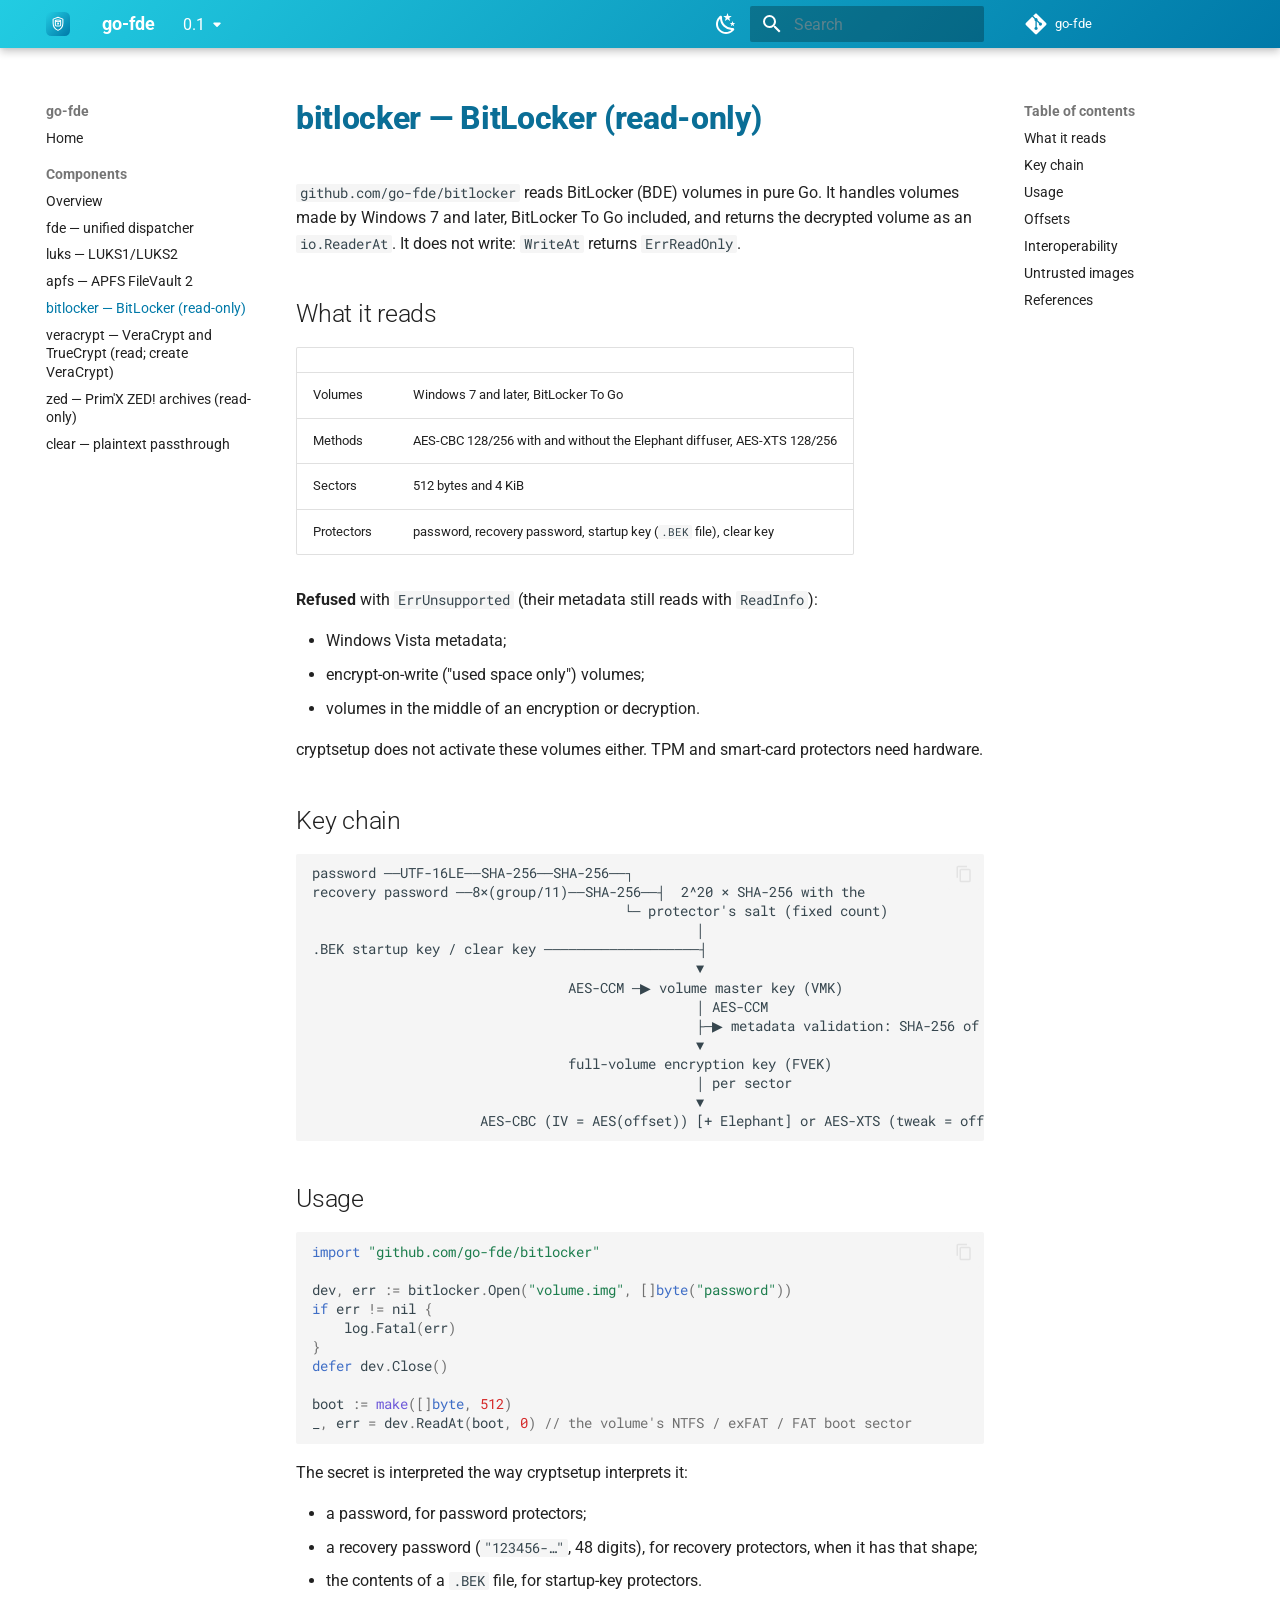
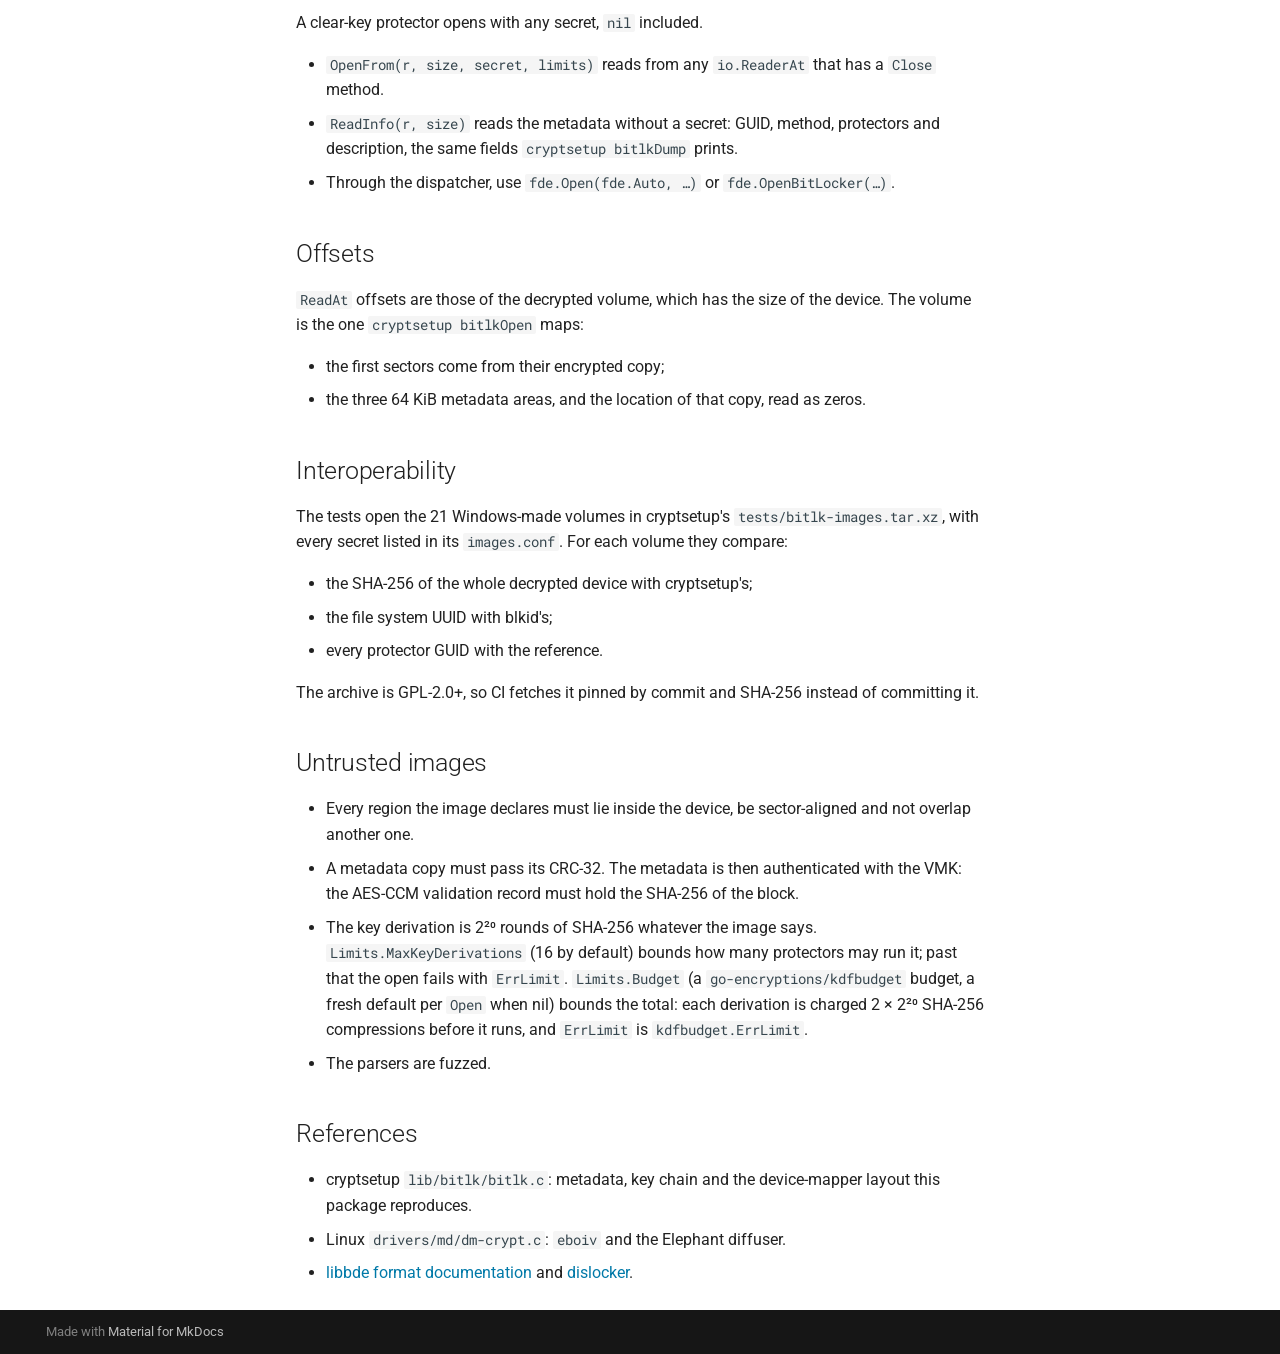
<file: 0.1/components/bitlocker/index.html>
<!doctype html>
<html lang="en" class="no-js">
  <head>
    
      <meta charset="utf-8">
      <meta name="viewport" content="width=device-width,initial-scale=1">
      
        <meta name="description" content="Pure-Go full-disk encryption — a unified dispatcher over LUKS1/LUKS2, APFS FileVault 2, BitLocker (read-only) and VeraCrypt (read, and create), and a plaintext passthrough backend. No cgo, no root, interoperable with cryptsetup and diskutil.">
      
      
      
        <link rel="canonical" href="https://go-fde.github.io/docs/0.1/components/bitlocker/">
      
      
        <link rel="prev" href="../apfs/">
      
      
        <link rel="next" href="../veracrypt/">
      
      
        
      
      
      <link rel="icon" href="../../assets/logo.svg">
      <meta name="generator" content="mkdocs-1.6.1, mkdocs-material-9.8.2">
    
    
      
        <title>bitlocker — BitLocker (read-only) - go-fde</title>
      
    
    
      <link rel="stylesheet" href="../../assets/stylesheets/main.57a0d79d.min.css">
      
        
        <link rel="stylesheet" href="../../assets/stylesheets/palette.fb2fffe2.min.css">
      
      


    
    
      
    
    
      
        
        
        <link rel="preconnect" href="https://fonts.gstatic.com" crossorigin>
        <link rel="stylesheet" href="https://fonts.googleapis.com/css?family=Roboto:300,300i,400,400i,700,700i%7CRoboto+Mono:400,400i,700,700i&display=fallback">
        <style>:root{--md-text-font:"Roboto";--md-code-font:"Roboto Mono"}</style>
      
    
    
      <link rel="stylesheet" href="../../stylesheets/brand.css">
    
    <script>__md_scope=new URL("../..",location),__md_hash=e=>[...e].reduce(((e,_)=>(e<<5)-e+_.charCodeAt(0)),0),__md_get=(e,_=localStorage,t=__md_scope)=>JSON.parse(_.getItem(t.pathname+"."+e)),__md_set=(e,_,t=localStorage,a=__md_scope)=>{try{t.setItem(a.pathname+"."+e,JSON.stringify(_))}catch(e){}}</script>
    
      

    
    
  </head>
  
  
    
    
      
    
    
    
    
    <body dir="ltr" data-md-color-scheme="default" data-md-color-primary="custom" data-md-color-accent="custom">
  
    
    <input class="md-toggle" data-md-toggle="drawer" type="checkbox" id="__drawer" autocomplete="off">
    <input class="md-toggle" data-md-toggle="search" type="checkbox" id="__search" autocomplete="off">
    <label class="md-overlay" for="__drawer"></label>
    <div data-md-component="skip">
      
        
        <a href="#bitlocker-bitlocker-read-only" class="md-skip">
          Skip to content
        </a>
      
    </div>
    <div data-md-component="announce">
      
    </div>
    
      <div data-md-color-scheme="default" data-md-component="outdated" hidden>
        
      </div>
    
    
      

  

<header class="md-header md-header--shadow" data-md-component="header">
  <nav class="md-header__inner md-grid" aria-label="Header">
    <a href="../.." title="go-fde" class="md-header__button md-logo" aria-label="go-fde" data-md-component="logo">
      
  <img src="../../assets/logo.svg" alt="logo">

    </a>
    <label class="md-header__button md-icon" for="__drawer">
      
      <svg xmlns="http://www.w3.org/2000/svg" viewBox="0 0 24 24"><path d="M3 6h18v2H3zm0 5h18v2H3zm0 5h18v2H3z"/></svg>
    </label>
    <div class="md-header__title" data-md-component="header-title">
      <div class="md-header__ellipsis">
        <div class="md-header__topic">
          <span class="md-ellipsis">
            go-fde
          </span>
        </div>
        <div class="md-header__topic" data-md-component="header-topic">
          <span class="md-ellipsis">
            
              bitlocker — BitLocker (read-only)
            
          </span>
        </div>
      </div>
    </div>
    
      
        <form class="md-header__option" data-md-component="palette">
  
    
    
    
    <input class="md-option" data-md-color-media="(prefers-color-scheme: light)" data-md-color-scheme="default" data-md-color-primary="custom" data-md-color-accent="custom"  aria-label="Dark mode"  type="radio" name="__palette" id="__palette_0">
    
      <label class="md-header__button md-icon" title="Dark mode" for="__palette_1" hidden>
        <svg xmlns="http://www.w3.org/2000/svg" viewBox="0 0 24 24"><path d="m17.75 4.09-2.53 1.94.91 3.06-2.63-1.81-2.63 1.81.91-3.06-2.53-1.94L12.44 4l1.06-3 1.06 3zm3.5 6.91-1.64 1.25.59 1.98-1.7-1.17-1.7 1.17.59-1.98L15.75 11l2.06-.05L18.5 9l.69 1.95zm-2.28 4.95c.83-.08 1.72 1.1 1.19 1.85-.32.45-.66.87-1.08 1.27C15.17 23 8.84 23 4.94 19.07c-3.91-3.9-3.91-10.24 0-14.14.4-.4.82-.76 1.27-1.08.75-.53 1.93.36 1.85 1.19-.27 2.86.69 5.83 2.89 8.02a9.96 9.96 0 0 0 8.02 2.89m-1.64 2.02a12.08 12.08 0 0 1-7.8-3.47c-2.17-2.19-3.33-5-3.49-7.82-2.81 3.14-2.7 7.96.31 10.98 3.02 3.01 7.84 3.12 10.98.31"/></svg>
      </label>
    
  
    
    
    
    <input class="md-option" data-md-color-media="(prefers-color-scheme: dark)" data-md-color-scheme="slate" data-md-color-primary="custom" data-md-color-accent="custom"  aria-label="Light mode"  type="radio" name="__palette" id="__palette_1">
    
      <label class="md-header__button md-icon" title="Light mode" for="__palette_0" hidden>
        <svg xmlns="http://www.w3.org/2000/svg" viewBox="0 0 24 24"><path d="M12 7a5 5 0 0 1 5 5 5 5 0 0 1-5 5 5 5 0 0 1-5-5 5 5 0 0 1 5-5m0 2a3 3 0 0 0-3 3 3 3 0 0 0 3 3 3 3 0 0 0 3-3 3 3 0 0 0-3-3m0-7 2.39 3.42C13.65 5.15 12.84 5 12 5s-1.65.15-2.39.42zM3.34 7l4.16-.35A7.2 7.2 0 0 0 5.94 8.5c-.44.74-.69 1.5-.83 2.29zm.02 10 1.76-3.77a7.131 7.131 0 0 0 2.38 4.14zM20.65 7l-1.77 3.79a7.02 7.02 0 0 0-2.38-4.15zm-.01 10-4.14.36c.59-.51 1.12-1.14 1.54-1.86.42-.73.69-1.5.83-2.29zM12 22l-2.41-3.44c.74.27 1.55.44 2.41.44.82 0 1.63-.17 2.37-.44z"/></svg>
      </label>
    
  
</form>
      
    
    
      <script>var palette=__md_get("__palette");if(palette&&palette.color){if("(prefers-color-scheme)"===palette.color.media){var media=matchMedia("(prefers-color-scheme: light)"),input=document.querySelector(media.matches?"[data-md-color-media='(prefers-color-scheme: light)']":"[data-md-color-media='(prefers-color-scheme: dark)']");palette.color.media=input.getAttribute("data-md-color-media"),palette.color.scheme=input.getAttribute("data-md-color-scheme"),palette.color.primary=input.getAttribute("data-md-color-primary"),palette.color.accent=input.getAttribute("data-md-color-accent")}for(var[key,value]of Object.entries(palette.color))document.body.setAttribute("data-md-color-"+key,value)}</script>
    
    
    
      
      
        <label class="md-header__button md-icon" for="__search">
          
          <svg xmlns="http://www.w3.org/2000/svg" viewBox="0 0 24 24"><path d="M9.5 3A6.5 6.5 0 0 1 16 9.5c0 1.61-.59 3.09-1.56 4.23l.27.27h.79l5 5-1.5 1.5-5-5v-.79l-.27-.27A6.52 6.52 0 0 1 9.5 16 6.5 6.5 0 0 1 3 9.5 6.5 6.5 0 0 1 9.5 3m0 2C7 5 5 7 5 9.5S7 14 9.5 14 14 12 14 9.5 12 5 9.5 5"/></svg>
        </label>
        <div class="md-search" data-md-component="search" role="dialog">
  <label class="md-search__overlay" for="__search"></label>
  <div class="md-search__inner" role="search">
    <form class="md-search__form" name="search">
      <input type="text" class="md-search__input" name="query" aria-label="Search" placeholder="Search" autocapitalize="off" autocorrect="off" autocomplete="off" spellcheck="false" data-md-component="search-query" required>
      <label class="md-search__icon md-icon" for="__search">
        
        <svg xmlns="http://www.w3.org/2000/svg" viewBox="0 0 24 24"><path d="M9.5 3A6.5 6.5 0 0 1 16 9.5c0 1.61-.59 3.09-1.56 4.23l.27.27h.79l5 5-1.5 1.5-5-5v-.79l-.27-.27A6.52 6.52 0 0 1 9.5 16 6.5 6.5 0 0 1 3 9.5 6.5 6.5 0 0 1 9.5 3m0 2C7 5 5 7 5 9.5S7 14 9.5 14 14 12 14 9.5 12 5 9.5 5"/></svg>
        
        <svg xmlns="http://www.w3.org/2000/svg" viewBox="0 0 24 24"><path d="M20 11v2H8l5.5 5.5-1.42 1.42L4.16 12l7.92-7.92L13.5 5.5 8 11z"/></svg>
      </label>
      <nav class="md-search__options" aria-label="Search">
        
        <button type="reset" class="md-search__icon md-icon" title="Clear" aria-label="Clear" tabindex="-1">
          
          <svg xmlns="http://www.w3.org/2000/svg" viewBox="0 0 24 24"><path d="M19 6.41 17.59 5 12 10.59 6.41 5 5 6.41 10.59 12 5 17.59 6.41 19 12 13.41 17.59 19 19 17.59 13.41 12z"/></svg>
        </button>
      </nav>
      
        <div class="md-search__suggest" data-md-component="search-suggest"></div>
      
    </form>
    <div class="md-search__output">
      <div class="md-search__scrollwrap" tabindex="0" data-md-scrollfix>
        <div class="md-search-result" data-md-component="search-result">
          <div class="md-search-result__meta">
            Initializing search
          </div>
          <ol class="md-search-result__list" role="presentation"></ol>
        </div>
      </div>
    </div>
  </div>
</div>
      
    
    
      <div class="md-header__source">
        <a href="https://github.com/go-fde" title="Go to repository" class="md-source" data-md-component="source">
  <div class="md-source__icon md-icon">
    
    <svg xmlns="http://www.w3.org/2000/svg" viewBox="0 0 448 512"><!--! Font Awesome Free 7.1.0 by @fontawesome - https://fontawesome.com License - https://fontawesome.com/license/free (Icons: CC BY 4.0, Fonts: SIL OFL 1.1, Code: MIT License) Copyright 2025 Fonticons, Inc.--><path d="M439.6 236.1 244 40.5c-5.4-5.5-12.8-8.5-20.4-8.5s-15 3-20.4 8.4L162.5 81l51.5 51.5c27.1-9.1 52.7 16.8 43.4 43.7l49.7 49.7c34.2-11.8 61.2 31 35.5 56.7-26.5 26.5-70.2-2.9-56-37.3L240.3 199v121.9c25.3 12.5 22.3 41.8 9.1 55-6.4 6.4-15.2 10.1-24.3 10.1s-17.8-3.6-24.3-10.1c-17.6-17.6-11.1-46.9 11.2-56v-123c-20.8-8.5-24.6-30.7-18.6-45L142.6 101 8.5 235.1C3 240.6 0 247.9 0 255.5s3 15 8.5 20.4l195.6 195.7c5.4 5.4 12.7 8.4 20.4 8.4s15-3 20.4-8.4l194.7-194.7c5.4-5.4 8.4-12.8 8.4-20.4s-3-15-8.4-20.4"/></svg>
  </div>
  <div class="md-source__repository">
    go-fde
  </div>
</a>
      </div>
    
  </nav>
  
</header>
    
    <div class="md-container" data-md-component="container">
      
      
        
          
        
      
      <main class="md-main" data-md-component="main">
        <div class="md-main__inner md-grid">
          
            
              
              <div class="md-sidebar md-sidebar--primary" data-md-component="sidebar" data-md-type="navigation" >
                <div class="md-sidebar__scrollwrap">
                  <div class="md-sidebar__inner">
                    



<nav class="md-nav md-nav--primary" aria-label="Navigation" data-md-level="0">
  <label class="md-nav__title" for="__drawer">
    <a href="../.." title="go-fde" class="md-nav__button md-logo" aria-label="go-fde" data-md-component="logo">
      
  <img src="../../assets/logo.svg" alt="logo">

    </a>
    go-fde
  </label>
  
    <div class="md-nav__source">
      <a href="https://github.com/go-fde" title="Go to repository" class="md-source" data-md-component="source">
  <div class="md-source__icon md-icon">
    
    <svg xmlns="http://www.w3.org/2000/svg" viewBox="0 0 448 512"><!--! Font Awesome Free 7.1.0 by @fontawesome - https://fontawesome.com License - https://fontawesome.com/license/free (Icons: CC BY 4.0, Fonts: SIL OFL 1.1, Code: MIT License) Copyright 2025 Fonticons, Inc.--><path d="M439.6 236.1 244 40.5c-5.4-5.5-12.8-8.5-20.4-8.5s-15 3-20.4 8.4L162.5 81l51.5 51.5c27.1-9.1 52.7 16.8 43.4 43.7l49.7 49.7c34.2-11.8 61.2 31 35.5 56.7-26.5 26.5-70.2-2.9-56-37.3L240.3 199v121.9c25.3 12.5 22.3 41.8 9.1 55-6.4 6.4-15.2 10.1-24.3 10.1s-17.8-3.6-24.3-10.1c-17.6-17.6-11.1-46.9 11.2-56v-123c-20.8-8.5-24.6-30.7-18.6-45L142.6 101 8.5 235.1C3 240.6 0 247.9 0 255.5s3 15 8.5 20.4l195.6 195.7c5.4 5.4 12.7 8.4 20.4 8.4s15-3 20.4-8.4l194.7-194.7c5.4-5.4 8.4-12.8 8.4-20.4s-3-15-8.4-20.4"/></svg>
  </div>
  <div class="md-source__repository">
    go-fde
  </div>
</a>
    </div>
  
  <ul class="md-nav__list" data-md-scrollfix>
    
      
      
  
  
  
  
    <li class="md-nav__item">
      <a href="../.." class="md-nav__link">
        
  
  
  <span class="md-ellipsis">
    
  
    Home
  

    
  </span>
  
  

      </a>
    </li>
  

    
      
      
  
  
    
  
  
  
    
    
    
    
      
        
        
      
    
    
    <li class="md-nav__item md-nav__item--active md-nav__item--section md-nav__item--nested">
      
        
        
        <input class="md-nav__toggle md-toggle " type="checkbox" id="__nav_2" checked>
        
          
          <label class="md-nav__link" for="__nav_2" id="__nav_2_label" tabindex="">
            
  
  
  <span class="md-ellipsis">
    
  
    Components
  

    
  </span>
  
  

            <span class="md-nav__icon md-icon"></span>
          </label>
        
        <nav class="md-nav" data-md-level="1" aria-labelledby="__nav_2_label" aria-expanded="true">
          <label class="md-nav__title" for="__nav_2">
            <span class="md-nav__icon md-icon"></span>
            
  
    Components
  

          </label>
          <ul class="md-nav__list" data-md-scrollfix>
            
              
                
  
  
  
  
    <li class="md-nav__item">
      <a href="../" class="md-nav__link">
        
  
  
  <span class="md-ellipsis">
    
  
    Overview
  

    
  </span>
  
  

      </a>
    </li>
  

              
            
              
                
  
  
  
  
    <li class="md-nav__item">
      <a href="../fde/" class="md-nav__link">
        
  
  
  <span class="md-ellipsis">
    
  
    fde — unified dispatcher
  

    
  </span>
  
  

      </a>
    </li>
  

              
            
              
                
  
  
  
  
    <li class="md-nav__item">
      <a href="../luks/" class="md-nav__link">
        
  
  
  <span class="md-ellipsis">
    
  
    luks — LUKS1/LUKS2
  

    
  </span>
  
  

      </a>
    </li>
  

              
            
              
                
  
  
  
  
    <li class="md-nav__item">
      <a href="../apfs/" class="md-nav__link">
        
  
  
  <span class="md-ellipsis">
    
  
    apfs — APFS FileVault 2
  

    
  </span>
  
  

      </a>
    </li>
  

              
            
              
                
  
  
    
  
  
  
    <li class="md-nav__item md-nav__item--active">
      
      <input class="md-nav__toggle md-toggle" type="checkbox" id="__toc">
      
      
        
      
      
        <label class="md-nav__link md-nav__link--active" for="__toc">
          
  
  
  <span class="md-ellipsis">
    
  
    bitlocker — BitLocker (read-only)
  

    
  </span>
  
  

          <span class="md-nav__icon md-icon"></span>
        </label>
      
      <a href="./" class="md-nav__link md-nav__link--active">
        
  
  
  <span class="md-ellipsis">
    
  
    bitlocker — BitLocker (read-only)
  

    
  </span>
  
  

      </a>
      
        

<nav class="md-nav md-nav--secondary" aria-label="Table of contents">
  
  
  
    
  
  
    <label class="md-nav__title" for="__toc">
      <span class="md-nav__icon md-icon"></span>
      Table of contents
    </label>
    <ul class="md-nav__list" data-md-component="toc" data-md-scrollfix>
      
        <li class="md-nav__item">
  <a href="#what-it-reads" class="md-nav__link">
    <span class="md-ellipsis">
      
        What it reads
      
    </span>
  </a>
  
</li>
      
        <li class="md-nav__item">
  <a href="#key-chain" class="md-nav__link">
    <span class="md-ellipsis">
      
        Key chain
      
    </span>
  </a>
  
</li>
      
        <li class="md-nav__item">
  <a href="#usage" class="md-nav__link">
    <span class="md-ellipsis">
      
        Usage
      
    </span>
  </a>
  
</li>
      
        <li class="md-nav__item">
  <a href="#offsets" class="md-nav__link">
    <span class="md-ellipsis">
      
        Offsets
      
    </span>
  </a>
  
</li>
      
        <li class="md-nav__item">
  <a href="#interoperability" class="md-nav__link">
    <span class="md-ellipsis">
      
        Interoperability
      
    </span>
  </a>
  
</li>
      
        <li class="md-nav__item">
  <a href="#untrusted-images" class="md-nav__link">
    <span class="md-ellipsis">
      
        Untrusted images
      
    </span>
  </a>
  
</li>
      
        <li class="md-nav__item">
  <a href="#references" class="md-nav__link">
    <span class="md-ellipsis">
      
        References
      
    </span>
  </a>
  
</li>
      
    </ul>
  
</nav>
      
    </li>
  

              
            
              
                
  
  
  
  
    <li class="md-nav__item">
      <a href="../veracrypt/" class="md-nav__link">
        
  
  
  <span class="md-ellipsis">
    
  
    veracrypt — VeraCrypt and TrueCrypt (read; create VeraCrypt)
  

    
  </span>
  
  

      </a>
    </li>
  

              
            
              
                
  
  
  
  
    <li class="md-nav__item">
      <a href="../zed/" class="md-nav__link">
        
  
  
  <span class="md-ellipsis">
    
  
    zed — Prim'X ZED! archives (read-only)
  

    
  </span>
  
  

      </a>
    </li>
  

              
            
              
                
  
  
  
  
    <li class="md-nav__item">
      <a href="../clear/" class="md-nav__link">
        
  
  
  <span class="md-ellipsis">
    
  
    clear — plaintext passthrough
  

    
  </span>
  
  

      </a>
    </li>
  

              
            
          </ul>
        </nav>
      
    </li>
  

    
  </ul>
</nav>
                  </div>
                </div>
              </div>
            
            
              
              <div class="md-sidebar md-sidebar--secondary" data-md-component="sidebar" data-md-type="toc" >
                <div class="md-sidebar__scrollwrap">
                  <div class="md-sidebar__inner">
                    

<nav class="md-nav md-nav--secondary" aria-label="Table of contents">
  
  
  
    
  
  
    <label class="md-nav__title" for="__toc">
      <span class="md-nav__icon md-icon"></span>
      Table of contents
    </label>
    <ul class="md-nav__list" data-md-component="toc" data-md-scrollfix>
      
        <li class="md-nav__item">
  <a href="#what-it-reads" class="md-nav__link">
    <span class="md-ellipsis">
      
        What it reads
      
    </span>
  </a>
  
</li>
      
        <li class="md-nav__item">
  <a href="#key-chain" class="md-nav__link">
    <span class="md-ellipsis">
      
        Key chain
      
    </span>
  </a>
  
</li>
      
        <li class="md-nav__item">
  <a href="#usage" class="md-nav__link">
    <span class="md-ellipsis">
      
        Usage
      
    </span>
  </a>
  
</li>
      
        <li class="md-nav__item">
  <a href="#offsets" class="md-nav__link">
    <span class="md-ellipsis">
      
        Offsets
      
    </span>
  </a>
  
</li>
      
        <li class="md-nav__item">
  <a href="#interoperability" class="md-nav__link">
    <span class="md-ellipsis">
      
        Interoperability
      
    </span>
  </a>
  
</li>
      
        <li class="md-nav__item">
  <a href="#untrusted-images" class="md-nav__link">
    <span class="md-ellipsis">
      
        Untrusted images
      
    </span>
  </a>
  
</li>
      
        <li class="md-nav__item">
  <a href="#references" class="md-nav__link">
    <span class="md-ellipsis">
      
        References
      
    </span>
  </a>
  
</li>
      
    </ul>
  
</nav>
                  </div>
                </div>
              </div>
            
          
          
            <div class="md-content" data-md-component="content">
              
              <article class="md-content__inner md-typeset">
                
                  



<h1 id="bitlocker-bitlocker-read-only">bitlocker — BitLocker (read-only)</h1>
<p><code>github.com/go-fde/bitlocker</code> reads BitLocker (BDE) volumes in pure Go. It
handles volumes made by Windows 7 and later, BitLocker To Go included, and
returns the decrypted volume as an <code>io.ReaderAt</code>. It does not write:
<code>WriteAt</code> returns <code>ErrReadOnly</code>.</p>
<h2 id="what-it-reads">What it reads</h2>
<table>
<thead>
<tr>
<th></th>
<th></th>
</tr>
</thead>
<tbody>
<tr>
<td>Volumes</td>
<td>Windows 7 and later, BitLocker To Go</td>
</tr>
<tr>
<td>Methods</td>
<td>AES-CBC 128/256 with and without the Elephant diffuser, AES-XTS 128/256</td>
</tr>
<tr>
<td>Sectors</td>
<td>512 bytes and 4 KiB</td>
</tr>
<tr>
<td>Protectors</td>
<td>password, recovery password, startup key (<code>.BEK</code> file), clear key</td>
</tr>
</tbody>
</table>
<p><strong>Refused</strong> with <code>ErrUnsupported</code> (their metadata still reads with
<code>ReadInfo</code>):</p>
<ul>
<li>Windows Vista metadata;</li>
<li>encrypt-on-write ("used space only") volumes;</li>
<li>volumes in the middle of an encryption or decryption.</li>
</ul>
<p>cryptsetup does not activate these volumes either. TPM and smart-card
protectors need hardware.</p>
<h2 id="key-chain">Key chain</h2>
<div class="highlight"><pre><span></span><code>password ──UTF-16LE──SHA-256──SHA-256──┐
recovery password ──8×(group/11)──SHA-256──┤  2^20 × SHA-256 with the
                                       └─ protector's salt (fixed count)
                                                │
.BEK startup key / clear key ───────────────────┤
                                                ▼
                                AES-CCM ─▶ volume master key (VMK)
                                                │ AES-CCM
                                                ├─▶ metadata validation: SHA-256 of the block
                                                ▼
                                full-volume encryption key (FVEK)
                                                │ per sector
                                                ▼
                     AES-CBC (IV = AES(offset)) [+ Elephant] or AES-XTS (tweak = offset / sector)
</code></pre></div>
<h2 id="usage">Usage</h2>
<div class="highlight"><pre><span></span><code><span class="kn">import</span><span class="w"> </span><span class="s">"github.com/go-fde/bitlocker"</span>

<span class="nx">dev</span><span class="p">,</span><span class="w"> </span><span class="nx">err</span><span class="w"> </span><span class="o">:=</span><span class="w"> </span><span class="nx">bitlocker</span><span class="p">.</span><span class="nx">Open</span><span class="p">(</span><span class="s">"volume.img"</span><span class="p">,</span><span class="w"> </span><span class="p">[]</span><span class="kt">byte</span><span class="p">(</span><span class="s">"password"</span><span class="p">))</span>
<span class="k">if</span><span class="w"> </span><span class="nx">err</span><span class="w"> </span><span class="o">!=</span><span class="w"> </span><span class="kc">nil</span><span class="w"> </span><span class="p">{</span>
<span class="w">    </span><span class="nx">log</span><span class="p">.</span><span class="nx">Fatal</span><span class="p">(</span><span class="nx">err</span><span class="p">)</span>
<span class="p">}</span>
<span class="k">defer</span><span class="w"> </span><span class="nx">dev</span><span class="p">.</span><span class="nx">Close</span><span class="p">()</span>

<span class="nx">boot</span><span class="w"> </span><span class="o">:=</span><span class="w"> </span><span class="nb">make</span><span class="p">([]</span><span class="kt">byte</span><span class="p">,</span><span class="w"> </span><span class="mi">512</span><span class="p">)</span>
<span class="nx">_</span><span class="p">,</span><span class="w"> </span><span class="nx">err</span><span class="w"> </span><span class="o">=</span><span class="w"> </span><span class="nx">dev</span><span class="p">.</span><span class="nx">ReadAt</span><span class="p">(</span><span class="nx">boot</span><span class="p">,</span><span class="w"> </span><span class="mi">0</span><span class="p">)</span><span class="w"> </span><span class="c1">// the volume's NTFS / exFAT / FAT boot sector</span>
</code></pre></div>
<p>The secret is interpreted the way cryptsetup interprets it:</p>
<ul>
<li>a password, for password protectors;</li>
<li>a recovery password (<code>"123456-…"</code>, 48 digits), for recovery protectors,
  when it has that shape;</li>
<li>the contents of a <code>.BEK</code> file, for startup-key protectors.</li>
</ul>
<p>A clear-key protector opens with any secret, <code>nil</code> included.</p>
<ul>
<li><code>OpenFrom(r, size, secret, limits)</code> reads from any <code>io.ReaderAt</code> that has
  a <code>Close</code> method.</li>
<li><code>ReadInfo(r, size)</code> reads the metadata without a secret: GUID, method,
  protectors and description, the same fields <code>cryptsetup bitlkDump</code> prints.</li>
<li>Through the dispatcher, use <code>fde.Open(fde.Auto, …)</code> or
  <code>fde.OpenBitLocker(…)</code>.</li>
</ul>
<h2 id="offsets">Offsets</h2>
<p><code>ReadAt</code> offsets are those of the decrypted volume, which has the size of
the device. The volume is the one <code>cryptsetup bitlkOpen</code> maps:</p>
<ul>
<li>the first sectors come from their encrypted copy;</li>
<li>the three 64 KiB metadata areas, and the location of that copy, read as
  zeros.</li>
</ul>
<h2 id="interoperability">Interoperability</h2>
<p>The tests open the 21 Windows-made volumes in cryptsetup's
<code>tests/bitlk-images.tar.xz</code>, with every secret listed in its <code>images.conf</code>.
For each volume they compare:</p>
<ul>
<li>the SHA-256 of the whole decrypted device with cryptsetup's;</li>
<li>the file system UUID with blkid's;</li>
<li>every protector GUID with the reference.</li>
</ul>
<p>The archive is GPL-2.0+, so CI fetches it pinned by commit and SHA-256
instead of committing it.</p>
<h2 id="untrusted-images">Untrusted images</h2>
<ul>
<li>Every region the image declares must lie inside the device, be
  sector-aligned and not overlap another one.</li>
<li>A metadata copy must pass its CRC-32. The metadata is then authenticated
  with the VMK: the AES-CCM validation record must hold the SHA-256 of the
  block.</li>
<li>The key derivation is 2²⁰ rounds of SHA-256 whatever the image says.
  <code>Limits.MaxKeyDerivations</code> (16 by default) bounds how many protectors may
  run it; past that the open fails with <code>ErrLimit</code>. <code>Limits.Budget</code> (a
  <code>go-encryptions/kdfbudget</code> budget, a fresh default per <code>Open</code> when nil)
  bounds the total: each derivation is charged 2 × 2²⁰ SHA-256 compressions
  before it runs, and <code>ErrLimit</code> is <code>kdfbudget.ErrLimit</code>.</li>
<li>The parsers are fuzzed.</li>
</ul>
<h2 id="references">References</h2>
<ul>
<li>cryptsetup <code>lib/bitlk/bitlk.c</code>: metadata, key chain and the device-mapper
  layout this package reproduces.</li>
<li>Linux <code>drivers/md/dm-crypt.c</code>: <code>eboiv</code> and the Elephant diffuser.</li>
<li><a href="https://github.com/libyal/libbde/blob/main/documentation/BitLocker%20Drive%20Encryption%20(BDE)%20format.asciidoc">libbde format documentation</a>
  and <a href="https://github.com/Aorimn/dislocker">dislocker</a>.</li>
</ul>












                
              </article>
            </div>
          
          
<script>var target=document.getElementById(location.hash.slice(1));target&&target.name&&(target.checked=target.name.startsWith("__tabbed_"))</script>
        </div>
        
          <button type="button" class="md-top md-icon" data-md-component="top" hidden>
  
  <svg xmlns="http://www.w3.org/2000/svg" viewBox="0 0 24 24"><path d="M13 20h-2V8l-5.5 5.5-1.42-1.42L12 4.16l7.92 7.92-1.42 1.42L13 8z"/></svg>
  Back to top
</button>
        
      </main>
      
        <footer class="md-footer">
  
  <div class="md-footer-meta md-typeset">
    <div class="md-footer-meta__inner md-grid">
      <div class="md-copyright">
  
  
    Made with
    <a href="https://squidfunk.github.io/mkdocs-material/" target="_blank" rel="noopener">
      Material for MkDocs
    </a>
  
</div>
      
    </div>
  </div>
</footer>
      
    </div>
    <div class="md-dialog" data-md-component="dialog">
      <div class="md-dialog__inner md-typeset"></div>
    </div>
    
    
    
      
      
      <script id="__config" type="application/json">{"annotate": null, "base": "../..", "features": ["navigation.sections", "navigation.top", "content.code.copy", "search.suggest"], "search": "../../assets/javascripts/workers/search.a7633da7.min.js", "tags": null, "translations": {"clipboard.copied": "Copied to clipboard", "clipboard.copy": "Copy to clipboard", "search.result.more.one": "1 more on this page", "search.result.more.other": "# more on this page", "search.result.none": "No matching documents", "search.result.one": "1 matching document", "search.result.other": "# matching documents", "search.result.placeholder": "Type to start searching", "search.result.term.missing": "Missing", "select.version": "Select version"}, "version": {"provider": "mike"}}</script>
    
    
      <script src="../../assets/javascripts/bundle.a5f9d56c.min.js"></script>
      
    
  </body>
</html>
</file>
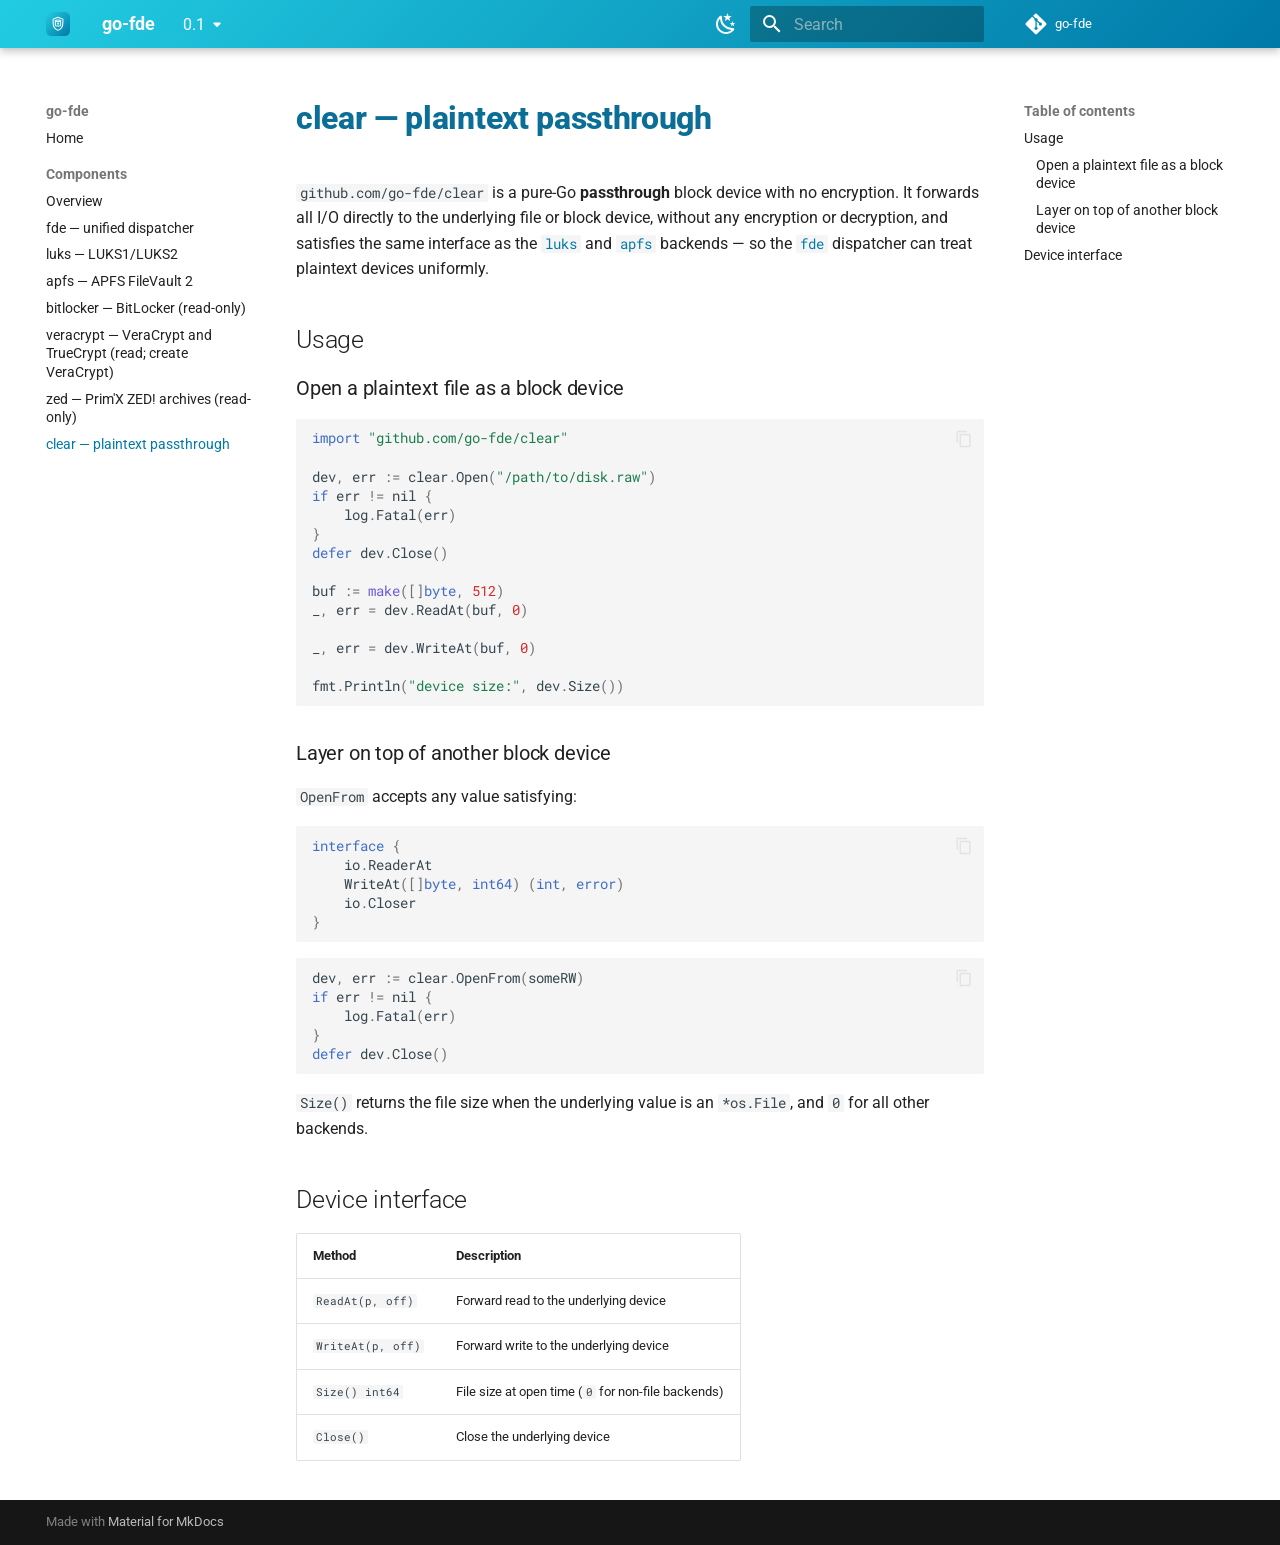
<file: 0.1/components/clear/index.html>
<!doctype html>
<html lang="en" class="no-js">
  <head>
    
      <meta charset="utf-8">
      <meta name="viewport" content="width=device-width,initial-scale=1">
      
        <meta name="description" content="Pure-Go full-disk encryption — a unified dispatcher over LUKS1/LUKS2, APFS FileVault 2, BitLocker (read-only) and VeraCrypt (read, and create), and a plaintext passthrough backend. No cgo, no root, interoperable with cryptsetup and diskutil.">
      
      
      
        <link rel="canonical" href="https://go-fde.github.io/docs/0.1/components/clear/">
      
      
        <link rel="prev" href="../zed/">
      
      
      
        
      
      
      <link rel="icon" href="../../assets/logo.svg">
      <meta name="generator" content="mkdocs-1.6.1, mkdocs-material-9.8.2">
    
    
      
        <title>clear — plaintext passthrough - go-fde</title>
      
    
    
      <link rel="stylesheet" href="../../assets/stylesheets/main.57a0d79d.min.css">
      
        
        <link rel="stylesheet" href="../../assets/stylesheets/palette.fb2fffe2.min.css">
      
      


    
    
      
    
    
      
        
        
        <link rel="preconnect" href="https://fonts.gstatic.com" crossorigin>
        <link rel="stylesheet" href="https://fonts.googleapis.com/css?family=Roboto:300,300i,400,400i,700,700i%7CRoboto+Mono:400,400i,700,700i&display=fallback">
        <style>:root{--md-text-font:"Roboto";--md-code-font:"Roboto Mono"}</style>
      
    
    
      <link rel="stylesheet" href="../../stylesheets/brand.css">
    
    <script>__md_scope=new URL("../..",location),__md_hash=e=>[...e].reduce(((e,_)=>(e<<5)-e+_.charCodeAt(0)),0),__md_get=(e,_=localStorage,t=__md_scope)=>JSON.parse(_.getItem(t.pathname+"."+e)),__md_set=(e,_,t=localStorage,a=__md_scope)=>{try{t.setItem(a.pathname+"."+e,JSON.stringify(_))}catch(e){}}</script>
    
      

    
    
  </head>
  
  
    
    
      
    
    
    
    
    <body dir="ltr" data-md-color-scheme="default" data-md-color-primary="custom" data-md-color-accent="custom">
  
    
    <input class="md-toggle" data-md-toggle="drawer" type="checkbox" id="__drawer" autocomplete="off">
    <input class="md-toggle" data-md-toggle="search" type="checkbox" id="__search" autocomplete="off">
    <label class="md-overlay" for="__drawer"></label>
    <div data-md-component="skip">
      
        
        <a href="#clear-plaintext-passthrough" class="md-skip">
          Skip to content
        </a>
      
    </div>
    <div data-md-component="announce">
      
    </div>
    
      <div data-md-color-scheme="default" data-md-component="outdated" hidden>
        
      </div>
    
    
      

  

<header class="md-header md-header--shadow" data-md-component="header">
  <nav class="md-header__inner md-grid" aria-label="Header">
    <a href="../.." title="go-fde" class="md-header__button md-logo" aria-label="go-fde" data-md-component="logo">
      
  <img src="../../assets/logo.svg" alt="logo">

    </a>
    <label class="md-header__button md-icon" for="__drawer">
      
      <svg xmlns="http://www.w3.org/2000/svg" viewBox="0 0 24 24"><path d="M3 6h18v2H3zm0 5h18v2H3zm0 5h18v2H3z"/></svg>
    </label>
    <div class="md-header__title" data-md-component="header-title">
      <div class="md-header__ellipsis">
        <div class="md-header__topic">
          <span class="md-ellipsis">
            go-fde
          </span>
        </div>
        <div class="md-header__topic" data-md-component="header-topic">
          <span class="md-ellipsis">
            
              clear — plaintext passthrough
            
          </span>
        </div>
      </div>
    </div>
    
      
        <form class="md-header__option" data-md-component="palette">
  
    
    
    
    <input class="md-option" data-md-color-media="(prefers-color-scheme: light)" data-md-color-scheme="default" data-md-color-primary="custom" data-md-color-accent="custom"  aria-label="Dark mode"  type="radio" name="__palette" id="__palette_0">
    
      <label class="md-header__button md-icon" title="Dark mode" for="__palette_1" hidden>
        <svg xmlns="http://www.w3.org/2000/svg" viewBox="0 0 24 24"><path d="m17.75 4.09-2.53 1.94.91 3.06-2.63-1.81-2.63 1.81.91-3.06-2.53-1.94L12.44 4l1.06-3 1.06 3zm3.5 6.91-1.64 1.25.59 1.98-1.7-1.17-1.7 1.17.59-1.98L15.75 11l2.06-.05L18.5 9l.69 1.95zm-2.28 4.95c.83-.08 1.72 1.1 1.19 1.85-.32.45-.66.87-1.08 1.27C15.17 23 8.84 23 4.94 19.07c-3.91-3.9-3.91-10.24 0-14.14.4-.4.82-.76 1.27-1.08.75-.53 1.93.36 1.85 1.19-.27 2.86.69 5.83 2.89 8.02a9.96 9.96 0 0 0 8.02 2.89m-1.64 2.02a12.08 12.08 0 0 1-7.8-3.47c-2.17-2.19-3.33-5-3.49-7.82-2.81 3.14-2.7 7.96.31 10.98 3.02 3.01 7.84 3.12 10.98.31"/></svg>
      </label>
    
  
    
    
    
    <input class="md-option" data-md-color-media="(prefers-color-scheme: dark)" data-md-color-scheme="slate" data-md-color-primary="custom" data-md-color-accent="custom"  aria-label="Light mode"  type="radio" name="__palette" id="__palette_1">
    
      <label class="md-header__button md-icon" title="Light mode" for="__palette_0" hidden>
        <svg xmlns="http://www.w3.org/2000/svg" viewBox="0 0 24 24"><path d="M12 7a5 5 0 0 1 5 5 5 5 0 0 1-5 5 5 5 0 0 1-5-5 5 5 0 0 1 5-5m0 2a3 3 0 0 0-3 3 3 3 0 0 0 3 3 3 3 0 0 0 3-3 3 3 0 0 0-3-3m0-7 2.39 3.42C13.65 5.15 12.84 5 12 5s-1.65.15-2.39.42zM3.34 7l4.16-.35A7.2 7.2 0 0 0 5.94 8.5c-.44.74-.69 1.5-.83 2.29zm.02 10 1.76-3.77a7.131 7.131 0 0 0 2.38 4.14zM20.65 7l-1.77 3.79a7.02 7.02 0 0 0-2.38-4.15zm-.01 10-4.14.36c.59-.51 1.12-1.14 1.54-1.86.42-.73.69-1.5.83-2.29zM12 22l-2.41-3.44c.74.27 1.55.44 2.41.44.82 0 1.63-.17 2.37-.44z"/></svg>
      </label>
    
  
</form>
      
    
    
      <script>var palette=__md_get("__palette");if(palette&&palette.color){if("(prefers-color-scheme)"===palette.color.media){var media=matchMedia("(prefers-color-scheme: light)"),input=document.querySelector(media.matches?"[data-md-color-media='(prefers-color-scheme: light)']":"[data-md-color-media='(prefers-color-scheme: dark)']");palette.color.media=input.getAttribute("data-md-color-media"),palette.color.scheme=input.getAttribute("data-md-color-scheme"),palette.color.primary=input.getAttribute("data-md-color-primary"),palette.color.accent=input.getAttribute("data-md-color-accent")}for(var[key,value]of Object.entries(palette.color))document.body.setAttribute("data-md-color-"+key,value)}</script>
    
    
    
      
      
        <label class="md-header__button md-icon" for="__search">
          
          <svg xmlns="http://www.w3.org/2000/svg" viewBox="0 0 24 24"><path d="M9.5 3A6.5 6.5 0 0 1 16 9.5c0 1.61-.59 3.09-1.56 4.23l.27.27h.79l5 5-1.5 1.5-5-5v-.79l-.27-.27A6.52 6.52 0 0 1 9.5 16 6.5 6.5 0 0 1 3 9.5 6.5 6.5 0 0 1 9.5 3m0 2C7 5 5 7 5 9.5S7 14 9.5 14 14 12 14 9.5 12 5 9.5 5"/></svg>
        </label>
        <div class="md-search" data-md-component="search" role="dialog">
  <label class="md-search__overlay" for="__search"></label>
  <div class="md-search__inner" role="search">
    <form class="md-search__form" name="search">
      <input type="text" class="md-search__input" name="query" aria-label="Search" placeholder="Search" autocapitalize="off" autocorrect="off" autocomplete="off" spellcheck="false" data-md-component="search-query" required>
      <label class="md-search__icon md-icon" for="__search">
        
        <svg xmlns="http://www.w3.org/2000/svg" viewBox="0 0 24 24"><path d="M9.5 3A6.5 6.5 0 0 1 16 9.5c0 1.61-.59 3.09-1.56 4.23l.27.27h.79l5 5-1.5 1.5-5-5v-.79l-.27-.27A6.52 6.52 0 0 1 9.5 16 6.5 6.5 0 0 1 3 9.5 6.5 6.5 0 0 1 9.5 3m0 2C7 5 5 7 5 9.5S7 14 9.5 14 14 12 14 9.5 12 5 9.5 5"/></svg>
        
        <svg xmlns="http://www.w3.org/2000/svg" viewBox="0 0 24 24"><path d="M20 11v2H8l5.5 5.5-1.42 1.42L4.16 12l7.92-7.92L13.5 5.5 8 11z"/></svg>
      </label>
      <nav class="md-search__options" aria-label="Search">
        
        <button type="reset" class="md-search__icon md-icon" title="Clear" aria-label="Clear" tabindex="-1">
          
          <svg xmlns="http://www.w3.org/2000/svg" viewBox="0 0 24 24"><path d="M19 6.41 17.59 5 12 10.59 6.41 5 5 6.41 10.59 12 5 17.59 6.41 19 12 13.41 17.59 19 19 17.59 13.41 12z"/></svg>
        </button>
      </nav>
      
        <div class="md-search__suggest" data-md-component="search-suggest"></div>
      
    </form>
    <div class="md-search__output">
      <div class="md-search__scrollwrap" tabindex="0" data-md-scrollfix>
        <div class="md-search-result" data-md-component="search-result">
          <div class="md-search-result__meta">
            Initializing search
          </div>
          <ol class="md-search-result__list" role="presentation"></ol>
        </div>
      </div>
    </div>
  </div>
</div>
      
    
    
      <div class="md-header__source">
        <a href="https://github.com/go-fde" title="Go to repository" class="md-source" data-md-component="source">
  <div class="md-source__icon md-icon">
    
    <svg xmlns="http://www.w3.org/2000/svg" viewBox="0 0 448 512"><!--! Font Awesome Free 7.1.0 by @fontawesome - https://fontawesome.com License - https://fontawesome.com/license/free (Icons: CC BY 4.0, Fonts: SIL OFL 1.1, Code: MIT License) Copyright 2025 Fonticons, Inc.--><path d="M439.6 236.1 244 40.5c-5.4-5.5-12.8-8.5-20.4-8.5s-15 3-20.4 8.4L162.5 81l51.5 51.5c27.1-9.1 52.7 16.8 43.4 43.7l49.7 49.7c34.2-11.8 61.2 31 35.5 56.7-26.5 26.5-70.2-2.9-56-37.3L240.3 199v121.9c25.3 12.5 22.3 41.8 9.1 55-6.4 6.4-15.2 10.1-24.3 10.1s-17.8-3.6-24.3-10.1c-17.6-17.6-11.1-46.9 11.2-56v-123c-20.8-8.5-24.6-30.7-18.6-45L142.6 101 8.5 235.1C3 240.6 0 247.9 0 255.5s3 15 8.5 20.4l195.6 195.7c5.4 5.4 12.7 8.4 20.4 8.4s15-3 20.4-8.4l194.7-194.7c5.4-5.4 8.4-12.8 8.4-20.4s-3-15-8.4-20.4"/></svg>
  </div>
  <div class="md-source__repository">
    go-fde
  </div>
</a>
      </div>
    
  </nav>
  
</header>
    
    <div class="md-container" data-md-component="container">
      
      
        
          
        
      
      <main class="md-main" data-md-component="main">
        <div class="md-main__inner md-grid">
          
            
              
              <div class="md-sidebar md-sidebar--primary" data-md-component="sidebar" data-md-type="navigation" >
                <div class="md-sidebar__scrollwrap">
                  <div class="md-sidebar__inner">
                    



<nav class="md-nav md-nav--primary" aria-label="Navigation" data-md-level="0">
  <label class="md-nav__title" for="__drawer">
    <a href="../.." title="go-fde" class="md-nav__button md-logo" aria-label="go-fde" data-md-component="logo">
      
  <img src="../../assets/logo.svg" alt="logo">

    </a>
    go-fde
  </label>
  
    <div class="md-nav__source">
      <a href="https://github.com/go-fde" title="Go to repository" class="md-source" data-md-component="source">
  <div class="md-source__icon md-icon">
    
    <svg xmlns="http://www.w3.org/2000/svg" viewBox="0 0 448 512"><!--! Font Awesome Free 7.1.0 by @fontawesome - https://fontawesome.com License - https://fontawesome.com/license/free (Icons: CC BY 4.0, Fonts: SIL OFL 1.1, Code: MIT License) Copyright 2025 Fonticons, Inc.--><path d="M439.6 236.1 244 40.5c-5.4-5.5-12.8-8.5-20.4-8.5s-15 3-20.4 8.4L162.5 81l51.5 51.5c27.1-9.1 52.7 16.8 43.4 43.7l49.7 49.7c34.2-11.8 61.2 31 35.5 56.7-26.5 26.5-70.2-2.9-56-37.3L240.3 199v121.9c25.3 12.5 22.3 41.8 9.1 55-6.4 6.4-15.2 10.1-24.3 10.1s-17.8-3.6-24.3-10.1c-17.6-17.6-11.1-46.9 11.2-56v-123c-20.8-8.5-24.6-30.7-18.6-45L142.6 101 8.5 235.1C3 240.6 0 247.9 0 255.5s3 15 8.5 20.4l195.6 195.7c5.4 5.4 12.7 8.4 20.4 8.4s15-3 20.4-8.4l194.7-194.7c5.4-5.4 8.4-12.8 8.4-20.4s-3-15-8.4-20.4"/></svg>
  </div>
  <div class="md-source__repository">
    go-fde
  </div>
</a>
    </div>
  
  <ul class="md-nav__list" data-md-scrollfix>
    
      
      
  
  
  
  
    <li class="md-nav__item">
      <a href="../.." class="md-nav__link">
        
  
  
  <span class="md-ellipsis">
    
  
    Home
  

    
  </span>
  
  

      </a>
    </li>
  

    
      
      
  
  
    
  
  
  
    
    
    
    
      
        
        
      
    
    
    <li class="md-nav__item md-nav__item--active md-nav__item--section md-nav__item--nested">
      
        
        
        <input class="md-nav__toggle md-toggle " type="checkbox" id="__nav_2" checked>
        
          
          <label class="md-nav__link" for="__nav_2" id="__nav_2_label" tabindex="">
            
  
  
  <span class="md-ellipsis">
    
  
    Components
  

    
  </span>
  
  

            <span class="md-nav__icon md-icon"></span>
          </label>
        
        <nav class="md-nav" data-md-level="1" aria-labelledby="__nav_2_label" aria-expanded="true">
          <label class="md-nav__title" for="__nav_2">
            <span class="md-nav__icon md-icon"></span>
            
  
    Components
  

          </label>
          <ul class="md-nav__list" data-md-scrollfix>
            
              
                
  
  
  
  
    <li class="md-nav__item">
      <a href="../" class="md-nav__link">
        
  
  
  <span class="md-ellipsis">
    
  
    Overview
  

    
  </span>
  
  

      </a>
    </li>
  

              
            
              
                
  
  
  
  
    <li class="md-nav__item">
      <a href="../fde/" class="md-nav__link">
        
  
  
  <span class="md-ellipsis">
    
  
    fde — unified dispatcher
  

    
  </span>
  
  

      </a>
    </li>
  

              
            
              
                
  
  
  
  
    <li class="md-nav__item">
      <a href="../luks/" class="md-nav__link">
        
  
  
  <span class="md-ellipsis">
    
  
    luks — LUKS1/LUKS2
  

    
  </span>
  
  

      </a>
    </li>
  

              
            
              
                
  
  
  
  
    <li class="md-nav__item">
      <a href="../apfs/" class="md-nav__link">
        
  
  
  <span class="md-ellipsis">
    
  
    apfs — APFS FileVault 2
  

    
  </span>
  
  

      </a>
    </li>
  

              
            
              
                
  
  
  
  
    <li class="md-nav__item">
      <a href="../bitlocker/" class="md-nav__link">
        
  
  
  <span class="md-ellipsis">
    
  
    bitlocker — BitLocker (read-only)
  

    
  </span>
  
  

      </a>
    </li>
  

              
            
              
                
  
  
  
  
    <li class="md-nav__item">
      <a href="../veracrypt/" class="md-nav__link">
        
  
  
  <span class="md-ellipsis">
    
  
    veracrypt — VeraCrypt and TrueCrypt (read; create VeraCrypt)
  

    
  </span>
  
  

      </a>
    </li>
  

              
            
              
                
  
  
  
  
    <li class="md-nav__item">
      <a href="../zed/" class="md-nav__link">
        
  
  
  <span class="md-ellipsis">
    
  
    zed — Prim'X ZED! archives (read-only)
  

    
  </span>
  
  

      </a>
    </li>
  

              
            
              
                
  
  
    
  
  
  
    <li class="md-nav__item md-nav__item--active">
      
      <input class="md-nav__toggle md-toggle" type="checkbox" id="__toc">
      
      
        
      
      
        <label class="md-nav__link md-nav__link--active" for="__toc">
          
  
  
  <span class="md-ellipsis">
    
  
    clear — plaintext passthrough
  

    
  </span>
  
  

          <span class="md-nav__icon md-icon"></span>
        </label>
      
      <a href="./" class="md-nav__link md-nav__link--active">
        
  
  
  <span class="md-ellipsis">
    
  
    clear — plaintext passthrough
  

    
  </span>
  
  

      </a>
      
        

<nav class="md-nav md-nav--secondary" aria-label="Table of contents">
  
  
  
    
  
  
    <label class="md-nav__title" for="__toc">
      <span class="md-nav__icon md-icon"></span>
      Table of contents
    </label>
    <ul class="md-nav__list" data-md-component="toc" data-md-scrollfix>
      
        <li class="md-nav__item">
  <a href="#usage" class="md-nav__link">
    <span class="md-ellipsis">
      
        Usage
      
    </span>
  </a>
  
    <nav class="md-nav" aria-label="Usage">
      <ul class="md-nav__list">
        
          <li class="md-nav__item">
  <a href="#open-a-plaintext-file-as-a-block-device" class="md-nav__link">
    <span class="md-ellipsis">
      
        Open a plaintext file as a block device
      
    </span>
  </a>
  
</li>
        
          <li class="md-nav__item">
  <a href="#layer-on-top-of-another-block-device" class="md-nav__link">
    <span class="md-ellipsis">
      
        Layer on top of another block device
      
    </span>
  </a>
  
</li>
        
      </ul>
    </nav>
  
</li>
      
        <li class="md-nav__item">
  <a href="#device-interface" class="md-nav__link">
    <span class="md-ellipsis">
      
        Device interface
      
    </span>
  </a>
  
</li>
      
    </ul>
  
</nav>
      
    </li>
  

              
            
          </ul>
        </nav>
      
    </li>
  

    
  </ul>
</nav>
                  </div>
                </div>
              </div>
            
            
              
              <div class="md-sidebar md-sidebar--secondary" data-md-component="sidebar" data-md-type="toc" >
                <div class="md-sidebar__scrollwrap">
                  <div class="md-sidebar__inner">
                    

<nav class="md-nav md-nav--secondary" aria-label="Table of contents">
  
  
  
    
  
  
    <label class="md-nav__title" for="__toc">
      <span class="md-nav__icon md-icon"></span>
      Table of contents
    </label>
    <ul class="md-nav__list" data-md-component="toc" data-md-scrollfix>
      
        <li class="md-nav__item">
  <a href="#usage" class="md-nav__link">
    <span class="md-ellipsis">
      
        Usage
      
    </span>
  </a>
  
    <nav class="md-nav" aria-label="Usage">
      <ul class="md-nav__list">
        
          <li class="md-nav__item">
  <a href="#open-a-plaintext-file-as-a-block-device" class="md-nav__link">
    <span class="md-ellipsis">
      
        Open a plaintext file as a block device
      
    </span>
  </a>
  
</li>
        
          <li class="md-nav__item">
  <a href="#layer-on-top-of-another-block-device" class="md-nav__link">
    <span class="md-ellipsis">
      
        Layer on top of another block device
      
    </span>
  </a>
  
</li>
        
      </ul>
    </nav>
  
</li>
      
        <li class="md-nav__item">
  <a href="#device-interface" class="md-nav__link">
    <span class="md-ellipsis">
      
        Device interface
      
    </span>
  </a>
  
</li>
      
    </ul>
  
</nav>
                  </div>
                </div>
              </div>
            
          
          
            <div class="md-content" data-md-component="content">
              
              <article class="md-content__inner md-typeset">
                
                  



<h1 id="clear-plaintext-passthrough">clear — plaintext passthrough</h1>
<p><code>github.com/go-fde/clear</code> is a pure-Go <strong>passthrough</strong> block device with no
encryption. It forwards all I/O directly to the underlying file or block device,
without any encryption or decryption, and satisfies the same interface as the
<a href="../luks/"><code>luks</code></a> and <a href="../apfs/"><code>apfs</code></a> backends — so the
<a href="../fde/"><code>fde</code></a> dispatcher can treat plaintext devices uniformly.</p>
<h2 id="usage">Usage</h2>
<h3 id="open-a-plaintext-file-as-a-block-device">Open a plaintext file as a block device</h3>
<div class="highlight"><pre><span></span><code><span class="kn">import</span><span class="w"> </span><span class="s">"github.com/go-fde/clear"</span>

<span class="nx">dev</span><span class="p">,</span><span class="w"> </span><span class="nx">err</span><span class="w"> </span><span class="o">:=</span><span class="w"> </span><span class="nx">clear</span><span class="p">.</span><span class="nx">Open</span><span class="p">(</span><span class="s">"/path/to/disk.raw"</span><span class="p">)</span>
<span class="k">if</span><span class="w"> </span><span class="nx">err</span><span class="w"> </span><span class="o">!=</span><span class="w"> </span><span class="kc">nil</span><span class="w"> </span><span class="p">{</span>
<span class="w">    </span><span class="nx">log</span><span class="p">.</span><span class="nx">Fatal</span><span class="p">(</span><span class="nx">err</span><span class="p">)</span>
<span class="p">}</span>
<span class="k">defer</span><span class="w"> </span><span class="nx">dev</span><span class="p">.</span><span class="nx">Close</span><span class="p">()</span>

<span class="nx">buf</span><span class="w"> </span><span class="o">:=</span><span class="w"> </span><span class="nb">make</span><span class="p">([]</span><span class="kt">byte</span><span class="p">,</span><span class="w"> </span><span class="mi">512</span><span class="p">)</span>
<span class="nx">_</span><span class="p">,</span><span class="w"> </span><span class="nx">err</span><span class="w"> </span><span class="o">=</span><span class="w"> </span><span class="nx">dev</span><span class="p">.</span><span class="nx">ReadAt</span><span class="p">(</span><span class="nx">buf</span><span class="p">,</span><span class="w"> </span><span class="mi">0</span><span class="p">)</span>

<span class="nx">_</span><span class="p">,</span><span class="w"> </span><span class="nx">err</span><span class="w"> </span><span class="o">=</span><span class="w"> </span><span class="nx">dev</span><span class="p">.</span><span class="nx">WriteAt</span><span class="p">(</span><span class="nx">buf</span><span class="p">,</span><span class="w"> </span><span class="mi">0</span><span class="p">)</span>

<span class="nx">fmt</span><span class="p">.</span><span class="nx">Println</span><span class="p">(</span><span class="s">"device size:"</span><span class="p">,</span><span class="w"> </span><span class="nx">dev</span><span class="p">.</span><span class="nx">Size</span><span class="p">())</span>
</code></pre></div>
<h3 id="layer-on-top-of-another-block-device">Layer on top of another block device</h3>
<p><code>OpenFrom</code> accepts any value satisfying:</p>
<div class="highlight"><pre><span></span><code><span class="kd">interface</span><span class="w"> </span><span class="p">{</span>
<span class="w">    </span><span class="nx">io</span><span class="p">.</span><span class="nx">ReaderAt</span>
<span class="w">    </span><span class="nx">WriteAt</span><span class="p">([]</span><span class="kt">byte</span><span class="p">,</span><span class="w"> </span><span class="kt">int64</span><span class="p">)</span><span class="w"> </span><span class="p">(</span><span class="kt">int</span><span class="p">,</span><span class="w"> </span><span class="kt">error</span><span class="p">)</span>
<span class="w">    </span><span class="nx">io</span><span class="p">.</span><span class="nx">Closer</span>
<span class="p">}</span>
</code></pre></div>
<div class="highlight"><pre><span></span><code><span class="nx">dev</span><span class="p">,</span><span class="w"> </span><span class="nx">err</span><span class="w"> </span><span class="o">:=</span><span class="w"> </span><span class="nx">clear</span><span class="p">.</span><span class="nx">OpenFrom</span><span class="p">(</span><span class="nx">someRW</span><span class="p">)</span>
<span class="k">if</span><span class="w"> </span><span class="nx">err</span><span class="w"> </span><span class="o">!=</span><span class="w"> </span><span class="kc">nil</span><span class="w"> </span><span class="p">{</span>
<span class="w">    </span><span class="nx">log</span><span class="p">.</span><span class="nx">Fatal</span><span class="p">(</span><span class="nx">err</span><span class="p">)</span>
<span class="p">}</span>
<span class="k">defer</span><span class="w"> </span><span class="nx">dev</span><span class="p">.</span><span class="nx">Close</span><span class="p">()</span>
</code></pre></div>
<p><code>Size()</code> returns the file size when the underlying value is an <code>*os.File</code>, and
<code>0</code> for all other backends.</p>
<h2 id="device-interface">Device interface</h2>
<table>
<thead>
<tr>
<th>Method</th>
<th>Description</th>
</tr>
</thead>
<tbody>
<tr>
<td><code>ReadAt(p, off)</code></td>
<td>Forward read to the underlying device</td>
</tr>
<tr>
<td><code>WriteAt(p, off)</code></td>
<td>Forward write to the underlying device</td>
</tr>
<tr>
<td><code>Size() int64</code></td>
<td>File size at open time (<code>0</code> for non-file backends)</td>
</tr>
<tr>
<td><code>Close()</code></td>
<td>Close the underlying device</td>
</tr>
</tbody>
</table>












                
              </article>
            </div>
          
          
<script>var target=document.getElementById(location.hash.slice(1));target&&target.name&&(target.checked=target.name.startsWith("__tabbed_"))</script>
        </div>
        
          <button type="button" class="md-top md-icon" data-md-component="top" hidden>
  
  <svg xmlns="http://www.w3.org/2000/svg" viewBox="0 0 24 24"><path d="M13 20h-2V8l-5.5 5.5-1.42-1.42L12 4.16l7.92 7.92-1.42 1.42L13 8z"/></svg>
  Back to top
</button>
        
      </main>
      
        <footer class="md-footer">
  
  <div class="md-footer-meta md-typeset">
    <div class="md-footer-meta__inner md-grid">
      <div class="md-copyright">
  
  
    Made with
    <a href="https://squidfunk.github.io/mkdocs-material/" target="_blank" rel="noopener">
      Material for MkDocs
    </a>
  
</div>
      
    </div>
  </div>
</footer>
      
    </div>
    <div class="md-dialog" data-md-component="dialog">
      <div class="md-dialog__inner md-typeset"></div>
    </div>
    
    
    
      
      
      <script id="__config" type="application/json">{"annotate": null, "base": "../..", "features": ["navigation.sections", "navigation.top", "content.code.copy", "search.suggest"], "search": "../../assets/javascripts/workers/search.a7633da7.min.js", "tags": null, "translations": {"clipboard.copied": "Copied to clipboard", "clipboard.copy": "Copy to clipboard", "search.result.more.one": "1 more on this page", "search.result.more.other": "# more on this page", "search.result.none": "No matching documents", "search.result.one": "1 matching document", "search.result.other": "# matching documents", "search.result.placeholder": "Type to start searching", "search.result.term.missing": "Missing", "select.version": "Select version"}, "version": {"provider": "mike"}}</script>
    
    
      <script src="../../assets/javascripts/bundle.a5f9d56c.min.js"></script>
      
    
  </body>
</html>
</file>
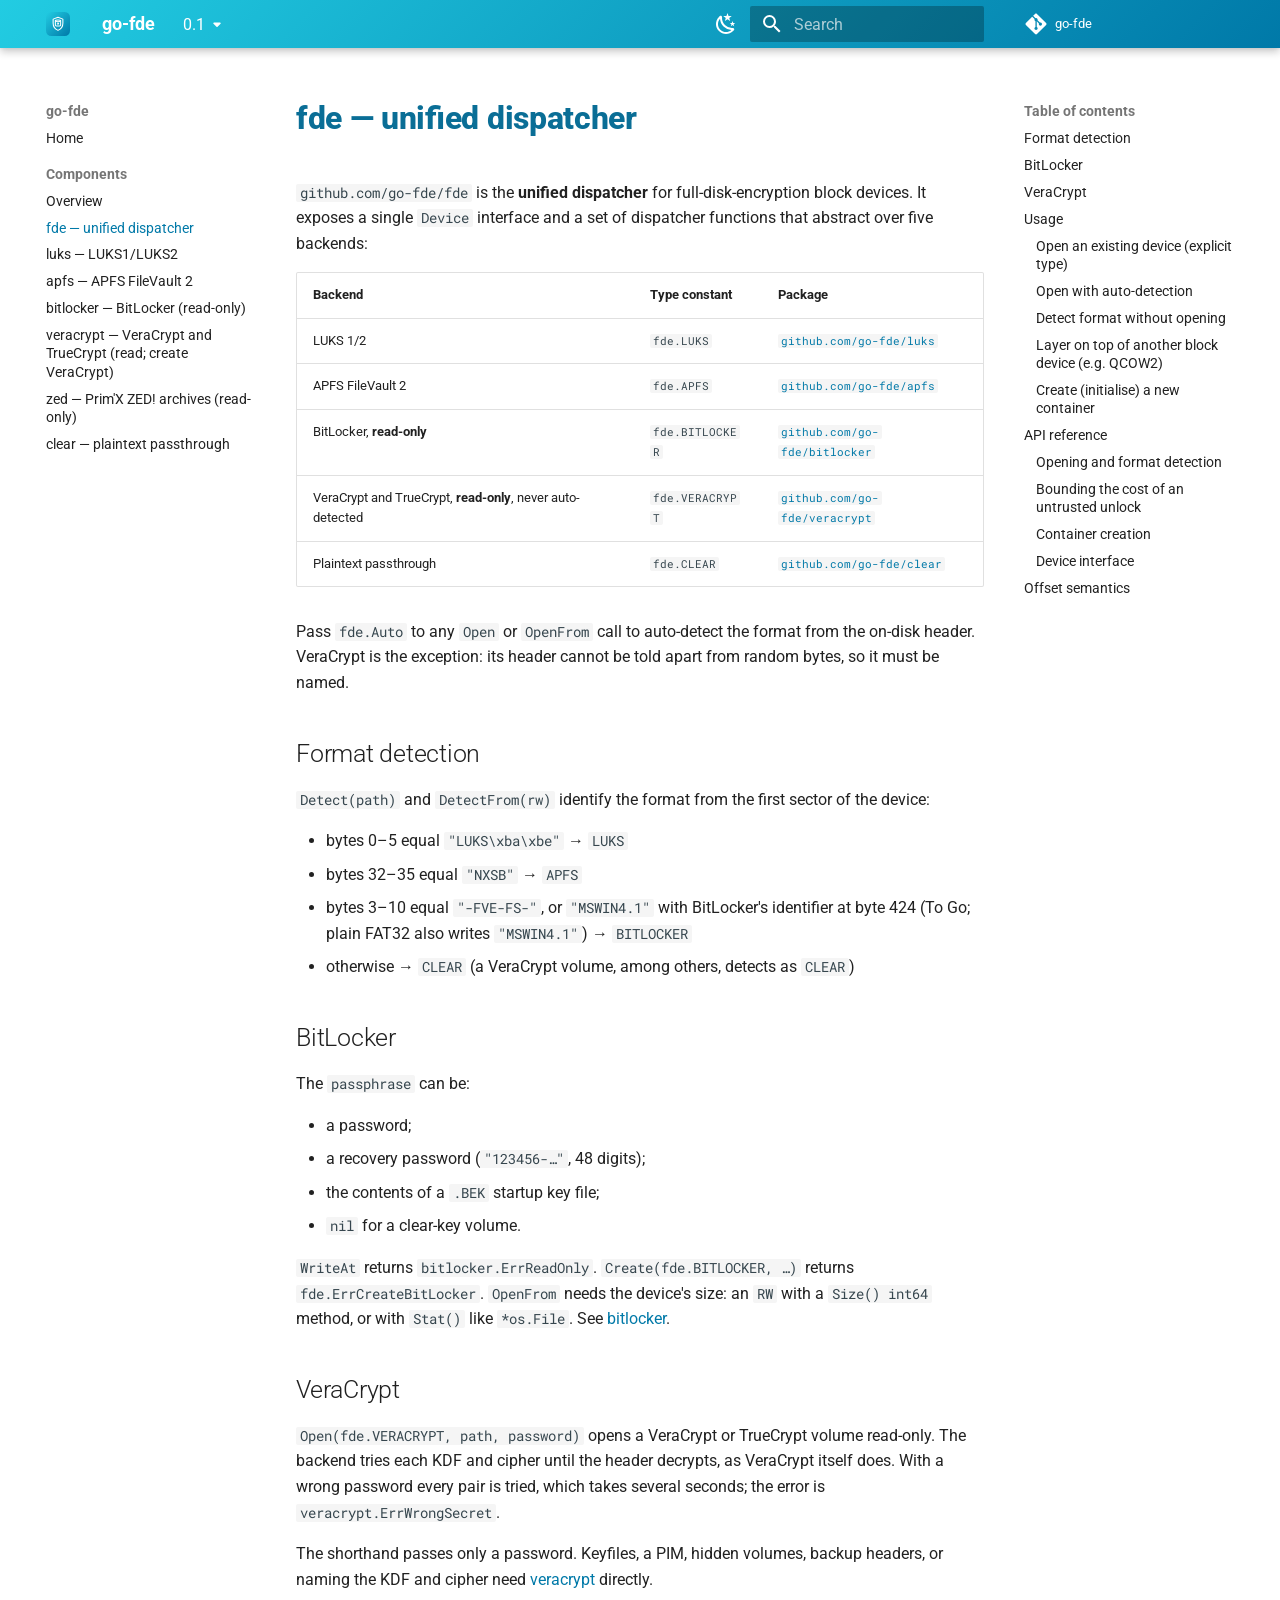
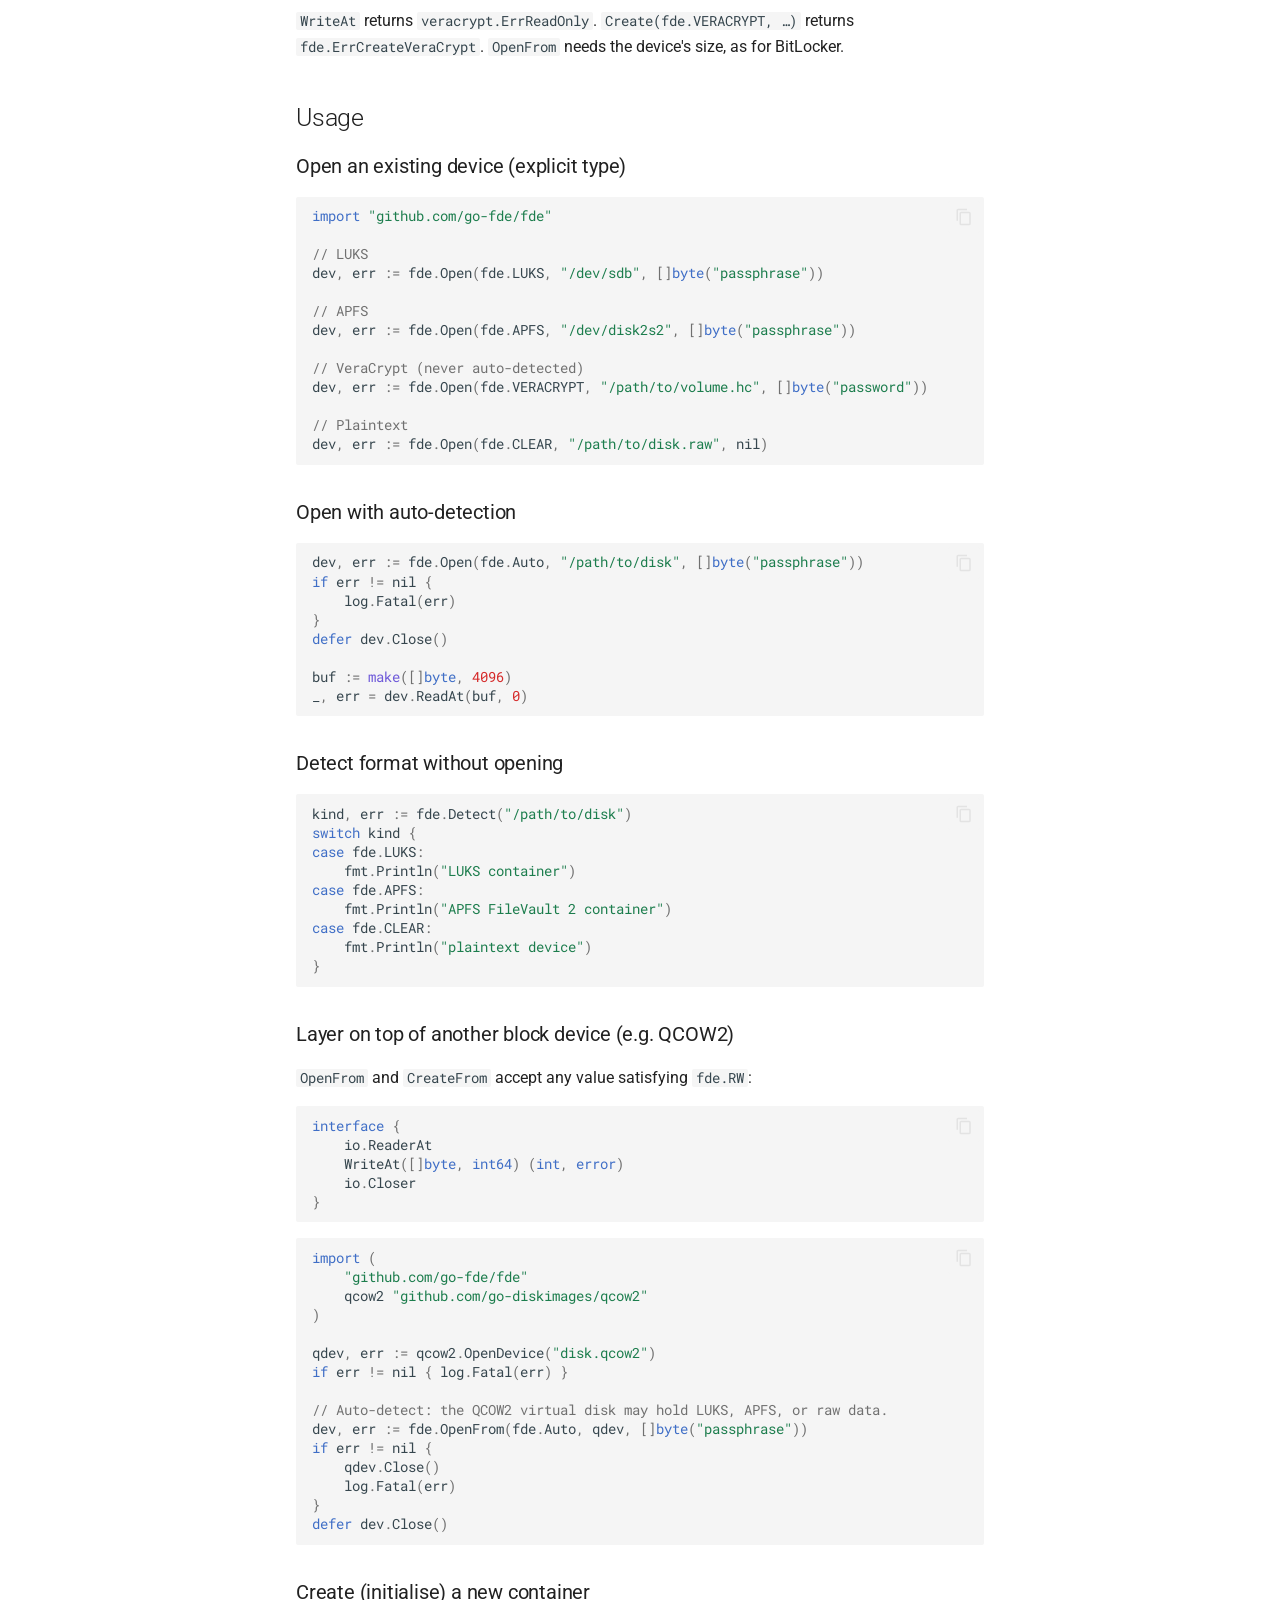
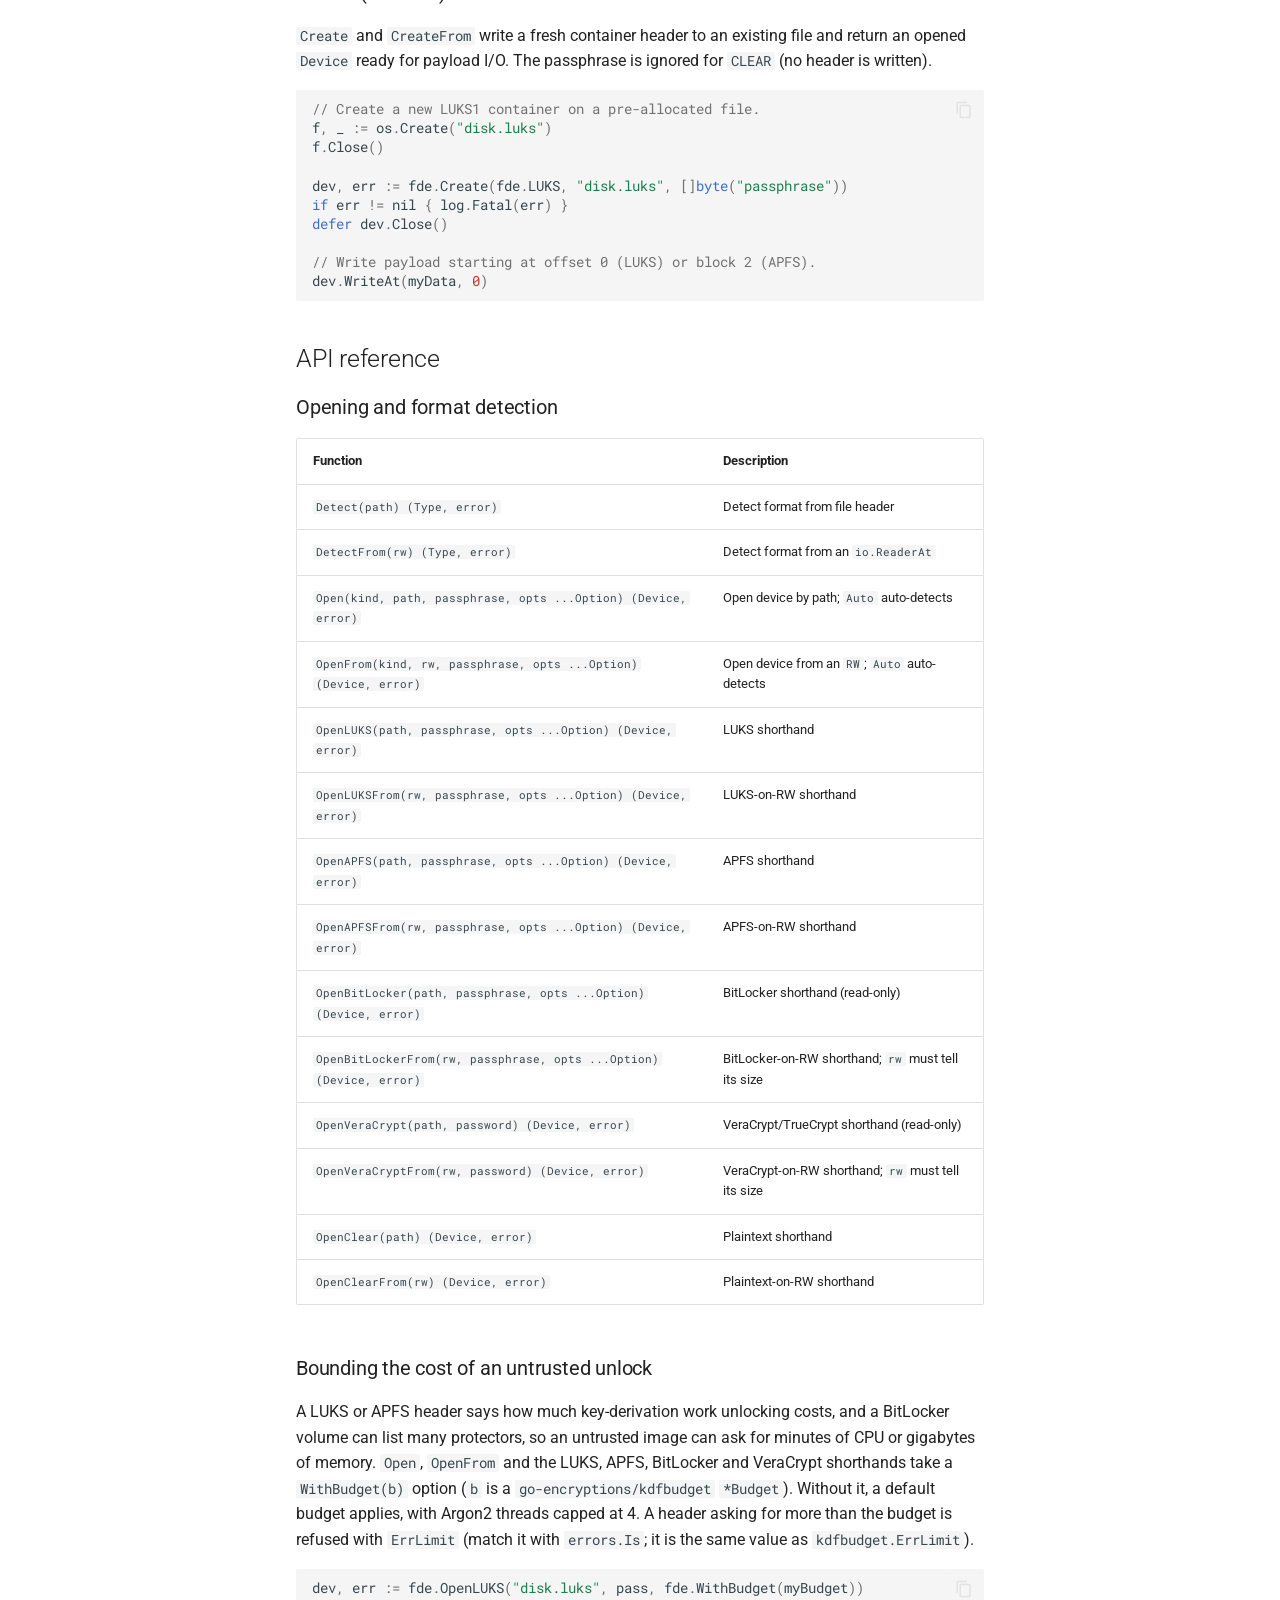
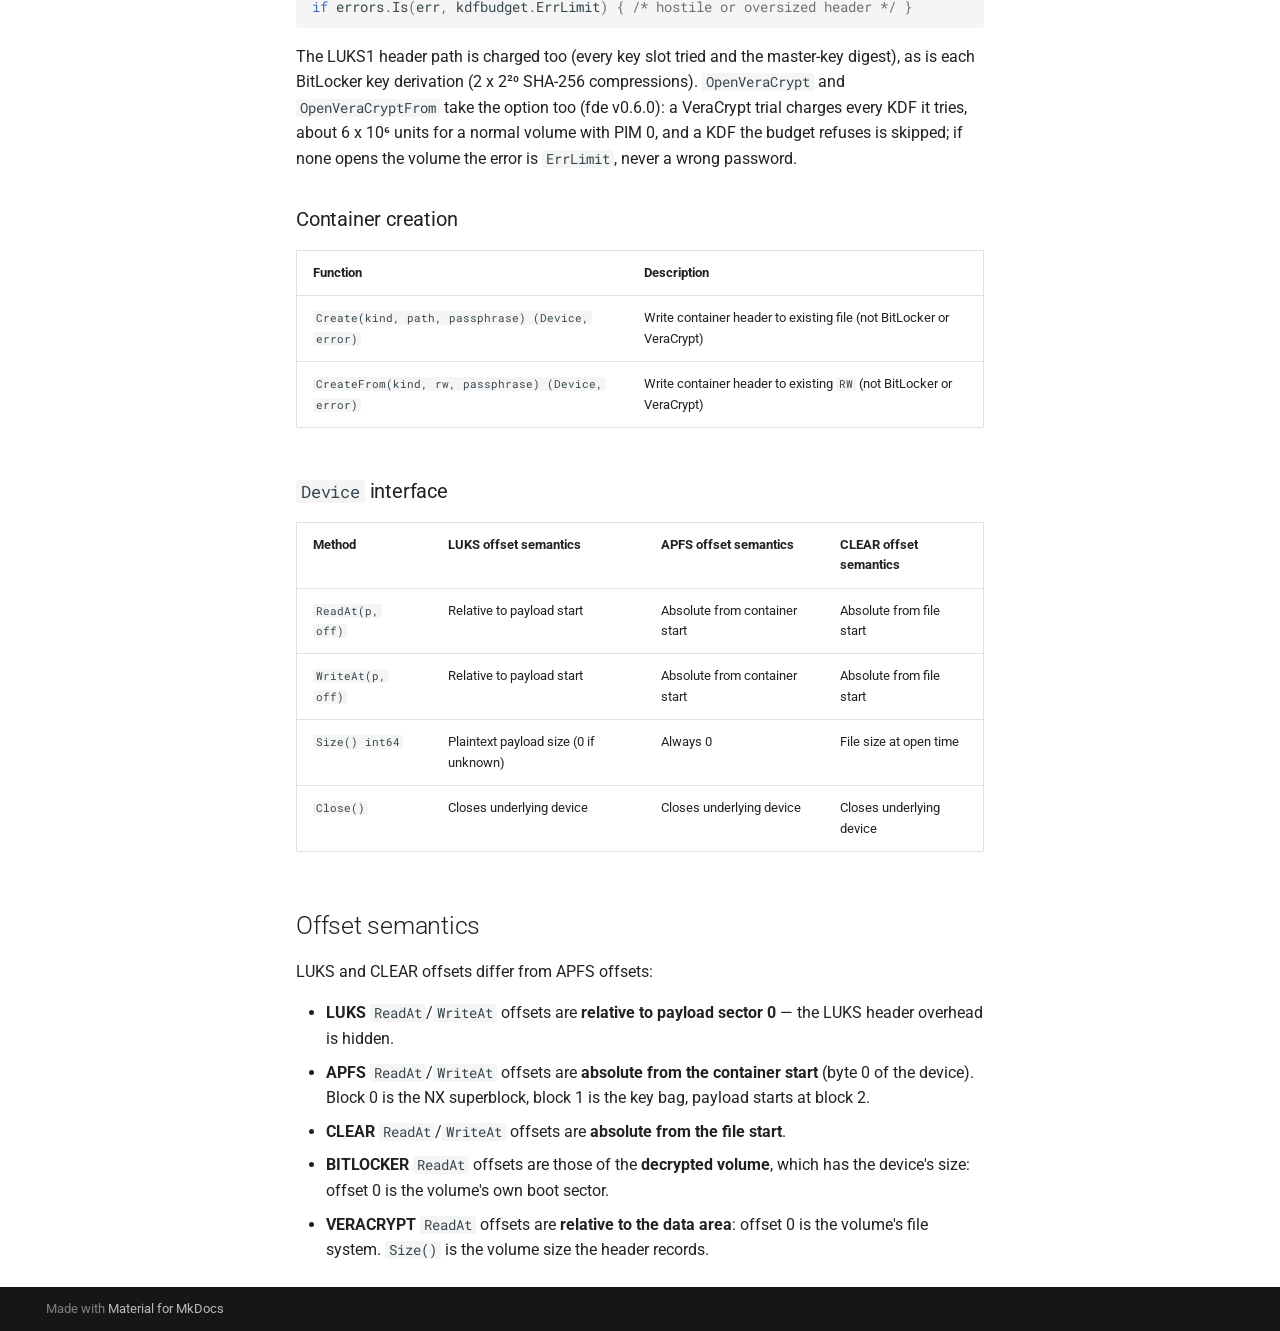
<file: 0.1/components/fde/index.html>
<!doctype html>
<html lang="en" class="no-js">
  <head>
    
      <meta charset="utf-8">
      <meta name="viewport" content="width=device-width,initial-scale=1">
      
        <meta name="description" content="Pure-Go full-disk encryption — a unified dispatcher over LUKS1/LUKS2, APFS FileVault 2, BitLocker (read-only) and VeraCrypt (read, and create), and a plaintext passthrough backend. No cgo, no root, interoperable with cryptsetup and diskutil.">
      
      
      
        <link rel="canonical" href="https://go-fde.github.io/docs/0.1/components/fde/">
      
      
        <link rel="prev" href="../">
      
      
        <link rel="next" href="../luks/">
      
      
        
      
      
      <link rel="icon" href="../../assets/logo.svg">
      <meta name="generator" content="mkdocs-1.6.1, mkdocs-material-9.8.2">
    
    
      
        <title>fde — unified dispatcher - go-fde</title>
      
    
    
      <link rel="stylesheet" href="../../assets/stylesheets/main.57a0d79d.min.css">
      
        
        <link rel="stylesheet" href="../../assets/stylesheets/palette.fb2fffe2.min.css">
      
      


    
    
      
    
    
      
        
        
        <link rel="preconnect" href="https://fonts.gstatic.com" crossorigin>
        <link rel="stylesheet" href="https://fonts.googleapis.com/css?family=Roboto:300,300i,400,400i,700,700i%7CRoboto+Mono:400,400i,700,700i&display=fallback">
        <style>:root{--md-text-font:"Roboto";--md-code-font:"Roboto Mono"}</style>
      
    
    
      <link rel="stylesheet" href="../../stylesheets/brand.css">
    
    <script>__md_scope=new URL("../..",location),__md_hash=e=>[...e].reduce(((e,_)=>(e<<5)-e+_.charCodeAt(0)),0),__md_get=(e,_=localStorage,t=__md_scope)=>JSON.parse(_.getItem(t.pathname+"."+e)),__md_set=(e,_,t=localStorage,a=__md_scope)=>{try{t.setItem(a.pathname+"."+e,JSON.stringify(_))}catch(e){}}</script>
    
      

    
    
  </head>
  
  
    
    
      
    
    
    
    
    <body dir="ltr" data-md-color-scheme="default" data-md-color-primary="custom" data-md-color-accent="custom">
  
    
    <input class="md-toggle" data-md-toggle="drawer" type="checkbox" id="__drawer" autocomplete="off">
    <input class="md-toggle" data-md-toggle="search" type="checkbox" id="__search" autocomplete="off">
    <label class="md-overlay" for="__drawer"></label>
    <div data-md-component="skip">
      
        
        <a href="#fde-unified-dispatcher" class="md-skip">
          Skip to content
        </a>
      
    </div>
    <div data-md-component="announce">
      
    </div>
    
      <div data-md-color-scheme="default" data-md-component="outdated" hidden>
        
      </div>
    
    
      

  

<header class="md-header md-header--shadow" data-md-component="header">
  <nav class="md-header__inner md-grid" aria-label="Header">
    <a href="../.." title="go-fde" class="md-header__button md-logo" aria-label="go-fde" data-md-component="logo">
      
  <img src="../../assets/logo.svg" alt="logo">

    </a>
    <label class="md-header__button md-icon" for="__drawer">
      
      <svg xmlns="http://www.w3.org/2000/svg" viewBox="0 0 24 24"><path d="M3 6h18v2H3zm0 5h18v2H3zm0 5h18v2H3z"/></svg>
    </label>
    <div class="md-header__title" data-md-component="header-title">
      <div class="md-header__ellipsis">
        <div class="md-header__topic">
          <span class="md-ellipsis">
            go-fde
          </span>
        </div>
        <div class="md-header__topic" data-md-component="header-topic">
          <span class="md-ellipsis">
            
              fde — unified dispatcher
            
          </span>
        </div>
      </div>
    </div>
    
      
        <form class="md-header__option" data-md-component="palette">
  
    
    
    
    <input class="md-option" data-md-color-media="(prefers-color-scheme: light)" data-md-color-scheme="default" data-md-color-primary="custom" data-md-color-accent="custom"  aria-label="Dark mode"  type="radio" name="__palette" id="__palette_0">
    
      <label class="md-header__button md-icon" title="Dark mode" for="__palette_1" hidden>
        <svg xmlns="http://www.w3.org/2000/svg" viewBox="0 0 24 24"><path d="m17.75 4.09-2.53 1.94.91 3.06-2.63-1.81-2.63 1.81.91-3.06-2.53-1.94L12.44 4l1.06-3 1.06 3zm3.5 6.91-1.64 1.25.59 1.98-1.7-1.17-1.7 1.17.59-1.98L15.75 11l2.06-.05L18.5 9l.69 1.95zm-2.28 4.95c.83-.08 1.72 1.1 1.19 1.85-.32.45-.66.87-1.08 1.27C15.17 23 8.84 23 4.94 19.07c-3.91-3.9-3.91-10.24 0-14.14.4-.4.82-.76 1.27-1.08.75-.53 1.93.36 1.85 1.19-.27 2.86.69 5.83 2.89 8.02a9.96 9.96 0 0 0 8.02 2.89m-1.64 2.02a12.08 12.08 0 0 1-7.8-3.47c-2.17-2.19-3.33-5-3.49-7.82-2.81 3.14-2.7 7.96.31 10.98 3.02 3.01 7.84 3.12 10.98.31"/></svg>
      </label>
    
  
    
    
    
    <input class="md-option" data-md-color-media="(prefers-color-scheme: dark)" data-md-color-scheme="slate" data-md-color-primary="custom" data-md-color-accent="custom"  aria-label="Light mode"  type="radio" name="__palette" id="__palette_1">
    
      <label class="md-header__button md-icon" title="Light mode" for="__palette_0" hidden>
        <svg xmlns="http://www.w3.org/2000/svg" viewBox="0 0 24 24"><path d="M12 7a5 5 0 0 1 5 5 5 5 0 0 1-5 5 5 5 0 0 1-5-5 5 5 0 0 1 5-5m0 2a3 3 0 0 0-3 3 3 3 0 0 0 3 3 3 3 0 0 0 3-3 3 3 0 0 0-3-3m0-7 2.39 3.42C13.65 5.15 12.84 5 12 5s-1.65.15-2.39.42zM3.34 7l4.16-.35A7.2 7.2 0 0 0 5.94 8.5c-.44.74-.69 1.5-.83 2.29zm.02 10 1.76-3.77a7.131 7.131 0 0 0 2.38 4.14zM20.65 7l-1.77 3.79a7.02 7.02 0 0 0-2.38-4.15zm-.01 10-4.14.36c.59-.51 1.12-1.14 1.54-1.86.42-.73.69-1.5.83-2.29zM12 22l-2.41-3.44c.74.27 1.55.44 2.41.44.82 0 1.63-.17 2.37-.44z"/></svg>
      </label>
    
  
</form>
      
    
    
      <script>var palette=__md_get("__palette");if(palette&&palette.color){if("(prefers-color-scheme)"===palette.color.media){var media=matchMedia("(prefers-color-scheme: light)"),input=document.querySelector(media.matches?"[data-md-color-media='(prefers-color-scheme: light)']":"[data-md-color-media='(prefers-color-scheme: dark)']");palette.color.media=input.getAttribute("data-md-color-media"),palette.color.scheme=input.getAttribute("data-md-color-scheme"),palette.color.primary=input.getAttribute("data-md-color-primary"),palette.color.accent=input.getAttribute("data-md-color-accent")}for(var[key,value]of Object.entries(palette.color))document.body.setAttribute("data-md-color-"+key,value)}</script>
    
    
    
      
      
        <label class="md-header__button md-icon" for="__search">
          
          <svg xmlns="http://www.w3.org/2000/svg" viewBox="0 0 24 24"><path d="M9.5 3A6.5 6.5 0 0 1 16 9.5c0 1.61-.59 3.09-1.56 4.23l.27.27h.79l5 5-1.5 1.5-5-5v-.79l-.27-.27A6.52 6.52 0 0 1 9.5 16 6.5 6.5 0 0 1 3 9.5 6.5 6.5 0 0 1 9.5 3m0 2C7 5 5 7 5 9.5S7 14 9.5 14 14 12 14 9.5 12 5 9.5 5"/></svg>
        </label>
        <div class="md-search" data-md-component="search" role="dialog">
  <label class="md-search__overlay" for="__search"></label>
  <div class="md-search__inner" role="search">
    <form class="md-search__form" name="search">
      <input type="text" class="md-search__input" name="query" aria-label="Search" placeholder="Search" autocapitalize="off" autocorrect="off" autocomplete="off" spellcheck="false" data-md-component="search-query" required>
      <label class="md-search__icon md-icon" for="__search">
        
        <svg xmlns="http://www.w3.org/2000/svg" viewBox="0 0 24 24"><path d="M9.5 3A6.5 6.5 0 0 1 16 9.5c0 1.61-.59 3.09-1.56 4.23l.27.27h.79l5 5-1.5 1.5-5-5v-.79l-.27-.27A6.52 6.52 0 0 1 9.5 16 6.5 6.5 0 0 1 3 9.5 6.5 6.5 0 0 1 9.5 3m0 2C7 5 5 7 5 9.5S7 14 9.5 14 14 12 14 9.5 12 5 9.5 5"/></svg>
        
        <svg xmlns="http://www.w3.org/2000/svg" viewBox="0 0 24 24"><path d="M20 11v2H8l5.5 5.5-1.42 1.42L4.16 12l7.92-7.92L13.5 5.5 8 11z"/></svg>
      </label>
      <nav class="md-search__options" aria-label="Search">
        
        <button type="reset" class="md-search__icon md-icon" title="Clear" aria-label="Clear" tabindex="-1">
          
          <svg xmlns="http://www.w3.org/2000/svg" viewBox="0 0 24 24"><path d="M19 6.41 17.59 5 12 10.59 6.41 5 5 6.41 10.59 12 5 17.59 6.41 19 12 13.41 17.59 19 19 17.59 13.41 12z"/></svg>
        </button>
      </nav>
      
        <div class="md-search__suggest" data-md-component="search-suggest"></div>
      
    </form>
    <div class="md-search__output">
      <div class="md-search__scrollwrap" tabindex="0" data-md-scrollfix>
        <div class="md-search-result" data-md-component="search-result">
          <div class="md-search-result__meta">
            Initializing search
          </div>
          <ol class="md-search-result__list" role="presentation"></ol>
        </div>
      </div>
    </div>
  </div>
</div>
      
    
    
      <div class="md-header__source">
        <a href="https://github.com/go-fde" title="Go to repository" class="md-source" data-md-component="source">
  <div class="md-source__icon md-icon">
    
    <svg xmlns="http://www.w3.org/2000/svg" viewBox="0 0 448 512"><!--! Font Awesome Free 7.1.0 by @fontawesome - https://fontawesome.com License - https://fontawesome.com/license/free (Icons: CC BY 4.0, Fonts: SIL OFL 1.1, Code: MIT License) Copyright 2025 Fonticons, Inc.--><path d="M439.6 236.1 244 40.5c-5.4-5.5-12.8-8.5-20.4-8.5s-15 3-20.4 8.4L162.5 81l51.5 51.5c27.1-9.1 52.7 16.8 43.4 43.7l49.7 49.7c34.2-11.8 61.2 31 35.5 56.7-26.5 26.5-70.2-2.9-56-37.3L240.3 199v121.9c25.3 12.5 22.3 41.8 9.1 55-6.4 6.4-15.2 10.1-24.3 10.1s-17.8-3.6-24.3-10.1c-17.6-17.6-11.1-46.9 11.2-56v-123c-20.8-8.5-24.6-30.7-18.6-45L142.6 101 8.5 235.1C3 240.6 0 247.9 0 255.5s3 15 8.5 20.4l195.6 195.7c5.4 5.4 12.7 8.4 20.4 8.4s15-3 20.4-8.4l194.7-194.7c5.4-5.4 8.4-12.8 8.4-20.4s-3-15-8.4-20.4"/></svg>
  </div>
  <div class="md-source__repository">
    go-fde
  </div>
</a>
      </div>
    
  </nav>
  
</header>
    
    <div class="md-container" data-md-component="container">
      
      
        
          
        
      
      <main class="md-main" data-md-component="main">
        <div class="md-main__inner md-grid">
          
            
              
              <div class="md-sidebar md-sidebar--primary" data-md-component="sidebar" data-md-type="navigation" >
                <div class="md-sidebar__scrollwrap">
                  <div class="md-sidebar__inner">
                    



<nav class="md-nav md-nav--primary" aria-label="Navigation" data-md-level="0">
  <label class="md-nav__title" for="__drawer">
    <a href="../.." title="go-fde" class="md-nav__button md-logo" aria-label="go-fde" data-md-component="logo">
      
  <img src="../../assets/logo.svg" alt="logo">

    </a>
    go-fde
  </label>
  
    <div class="md-nav__source">
      <a href="https://github.com/go-fde" title="Go to repository" class="md-source" data-md-component="source">
  <div class="md-source__icon md-icon">
    
    <svg xmlns="http://www.w3.org/2000/svg" viewBox="0 0 448 512"><!--! Font Awesome Free 7.1.0 by @fontawesome - https://fontawesome.com License - https://fontawesome.com/license/free (Icons: CC BY 4.0, Fonts: SIL OFL 1.1, Code: MIT License) Copyright 2025 Fonticons, Inc.--><path d="M439.6 236.1 244 40.5c-5.4-5.5-12.8-8.5-20.4-8.5s-15 3-20.4 8.4L162.5 81l51.5 51.5c27.1-9.1 52.7 16.8 43.4 43.7l49.7 49.7c34.2-11.8 61.2 31 35.5 56.7-26.5 26.5-70.2-2.9-56-37.3L240.3 199v121.9c25.3 12.5 22.3 41.8 9.1 55-6.4 6.4-15.2 10.1-24.3 10.1s-17.8-3.6-24.3-10.1c-17.6-17.6-11.1-46.9 11.2-56v-123c-20.8-8.5-24.6-30.7-18.6-45L142.6 101 8.5 235.1C3 240.6 0 247.9 0 255.5s3 15 8.5 20.4l195.6 195.7c5.4 5.4 12.7 8.4 20.4 8.4s15-3 20.4-8.4l194.7-194.7c5.4-5.4 8.4-12.8 8.4-20.4s-3-15-8.4-20.4"/></svg>
  </div>
  <div class="md-source__repository">
    go-fde
  </div>
</a>
    </div>
  
  <ul class="md-nav__list" data-md-scrollfix>
    
      
      
  
  
  
  
    <li class="md-nav__item">
      <a href="../.." class="md-nav__link">
        
  
  
  <span class="md-ellipsis">
    
  
    Home
  

    
  </span>
  
  

      </a>
    </li>
  

    
      
      
  
  
    
  
  
  
    
    
    
    
      
        
        
      
    
    
    <li class="md-nav__item md-nav__item--active md-nav__item--section md-nav__item--nested">
      
        
        
        <input class="md-nav__toggle md-toggle " type="checkbox" id="__nav_2" checked>
        
          
          <label class="md-nav__link" for="__nav_2" id="__nav_2_label" tabindex="">
            
  
  
  <span class="md-ellipsis">
    
  
    Components
  

    
  </span>
  
  

            <span class="md-nav__icon md-icon"></span>
          </label>
        
        <nav class="md-nav" data-md-level="1" aria-labelledby="__nav_2_label" aria-expanded="true">
          <label class="md-nav__title" for="__nav_2">
            <span class="md-nav__icon md-icon"></span>
            
  
    Components
  

          </label>
          <ul class="md-nav__list" data-md-scrollfix>
            
              
                
  
  
  
  
    <li class="md-nav__item">
      <a href="../" class="md-nav__link">
        
  
  
  <span class="md-ellipsis">
    
  
    Overview
  

    
  </span>
  
  

      </a>
    </li>
  

              
            
              
                
  
  
    
  
  
  
    <li class="md-nav__item md-nav__item--active">
      
      <input class="md-nav__toggle md-toggle" type="checkbox" id="__toc">
      
      
        
      
      
        <label class="md-nav__link md-nav__link--active" for="__toc">
          
  
  
  <span class="md-ellipsis">
    
  
    fde — unified dispatcher
  

    
  </span>
  
  

          <span class="md-nav__icon md-icon"></span>
        </label>
      
      <a href="./" class="md-nav__link md-nav__link--active">
        
  
  
  <span class="md-ellipsis">
    
  
    fde — unified dispatcher
  

    
  </span>
  
  

      </a>
      
        

<nav class="md-nav md-nav--secondary" aria-label="Table of contents">
  
  
  
    
  
  
    <label class="md-nav__title" for="__toc">
      <span class="md-nav__icon md-icon"></span>
      Table of contents
    </label>
    <ul class="md-nav__list" data-md-component="toc" data-md-scrollfix>
      
        <li class="md-nav__item">
  <a href="#format-detection" class="md-nav__link">
    <span class="md-ellipsis">
      
        Format detection
      
    </span>
  </a>
  
</li>
      
        <li class="md-nav__item">
  <a href="#bitlocker" class="md-nav__link">
    <span class="md-ellipsis">
      
        BitLocker
      
    </span>
  </a>
  
</li>
      
        <li class="md-nav__item">
  <a href="#veracrypt" class="md-nav__link">
    <span class="md-ellipsis">
      
        VeraCrypt
      
    </span>
  </a>
  
</li>
      
        <li class="md-nav__item">
  <a href="#usage" class="md-nav__link">
    <span class="md-ellipsis">
      
        Usage
      
    </span>
  </a>
  
    <nav class="md-nav" aria-label="Usage">
      <ul class="md-nav__list">
        
          <li class="md-nav__item">
  <a href="#open-an-existing-device-explicit-type" class="md-nav__link">
    <span class="md-ellipsis">
      
        Open an existing device (explicit type)
      
    </span>
  </a>
  
</li>
        
          <li class="md-nav__item">
  <a href="#open-with-auto-detection" class="md-nav__link">
    <span class="md-ellipsis">
      
        Open with auto-detection
      
    </span>
  </a>
  
</li>
        
          <li class="md-nav__item">
  <a href="#detect-format-without-opening" class="md-nav__link">
    <span class="md-ellipsis">
      
        Detect format without opening
      
    </span>
  </a>
  
</li>
        
          <li class="md-nav__item">
  <a href="#layer-on-top-of-another-block-device-eg-qcow2" class="md-nav__link">
    <span class="md-ellipsis">
      
        Layer on top of another block device (e.g. QCOW2)
      
    </span>
  </a>
  
</li>
        
          <li class="md-nav__item">
  <a href="#create-initialise-a-new-container" class="md-nav__link">
    <span class="md-ellipsis">
      
        Create (initialise) a new container
      
    </span>
  </a>
  
</li>
        
      </ul>
    </nav>
  
</li>
      
        <li class="md-nav__item">
  <a href="#api-reference" class="md-nav__link">
    <span class="md-ellipsis">
      
        API reference
      
    </span>
  </a>
  
    <nav class="md-nav" aria-label="API reference">
      <ul class="md-nav__list">
        
          <li class="md-nav__item">
  <a href="#opening-and-format-detection" class="md-nav__link">
    <span class="md-ellipsis">
      
        Opening and format detection
      
    </span>
  </a>
  
</li>
        
          <li class="md-nav__item">
  <a href="#bounding-the-cost-of-an-untrusted-unlock" class="md-nav__link">
    <span class="md-ellipsis">
      
        Bounding the cost of an untrusted unlock
      
    </span>
  </a>
  
</li>
        
          <li class="md-nav__item">
  <a href="#container-creation" class="md-nav__link">
    <span class="md-ellipsis">
      
        Container creation
      
    </span>
  </a>
  
</li>
        
          <li class="md-nav__item">
  <a href="#device-interface" class="md-nav__link">
    <span class="md-ellipsis">
      
        Device interface
      
    </span>
  </a>
  
</li>
        
      </ul>
    </nav>
  
</li>
      
        <li class="md-nav__item">
  <a href="#offset-semantics" class="md-nav__link">
    <span class="md-ellipsis">
      
        Offset semantics
      
    </span>
  </a>
  
</li>
      
    </ul>
  
</nav>
      
    </li>
  

              
            
              
                
  
  
  
  
    <li class="md-nav__item">
      <a href="../luks/" class="md-nav__link">
        
  
  
  <span class="md-ellipsis">
    
  
    luks — LUKS1/LUKS2
  

    
  </span>
  
  

      </a>
    </li>
  

              
            
              
                
  
  
  
  
    <li class="md-nav__item">
      <a href="../apfs/" class="md-nav__link">
        
  
  
  <span class="md-ellipsis">
    
  
    apfs — APFS FileVault 2
  

    
  </span>
  
  

      </a>
    </li>
  

              
            
              
                
  
  
  
  
    <li class="md-nav__item">
      <a href="../bitlocker/" class="md-nav__link">
        
  
  
  <span class="md-ellipsis">
    
  
    bitlocker — BitLocker (read-only)
  

    
  </span>
  
  

      </a>
    </li>
  

              
            
              
                
  
  
  
  
    <li class="md-nav__item">
      <a href="../veracrypt/" class="md-nav__link">
        
  
  
  <span class="md-ellipsis">
    
  
    veracrypt — VeraCrypt and TrueCrypt (read; create VeraCrypt)
  

    
  </span>
  
  

      </a>
    </li>
  

              
            
              
                
  
  
  
  
    <li class="md-nav__item">
      <a href="../zed/" class="md-nav__link">
        
  
  
  <span class="md-ellipsis">
    
  
    zed — Prim'X ZED! archives (read-only)
  

    
  </span>
  
  

      </a>
    </li>
  

              
            
              
                
  
  
  
  
    <li class="md-nav__item">
      <a href="../clear/" class="md-nav__link">
        
  
  
  <span class="md-ellipsis">
    
  
    clear — plaintext passthrough
  

    
  </span>
  
  

      </a>
    </li>
  

              
            
          </ul>
        </nav>
      
    </li>
  

    
  </ul>
</nav>
                  </div>
                </div>
              </div>
            
            
              
              <div class="md-sidebar md-sidebar--secondary" data-md-component="sidebar" data-md-type="toc" >
                <div class="md-sidebar__scrollwrap">
                  <div class="md-sidebar__inner">
                    

<nav class="md-nav md-nav--secondary" aria-label="Table of contents">
  
  
  
    
  
  
    <label class="md-nav__title" for="__toc">
      <span class="md-nav__icon md-icon"></span>
      Table of contents
    </label>
    <ul class="md-nav__list" data-md-component="toc" data-md-scrollfix>
      
        <li class="md-nav__item">
  <a href="#format-detection" class="md-nav__link">
    <span class="md-ellipsis">
      
        Format detection
      
    </span>
  </a>
  
</li>
      
        <li class="md-nav__item">
  <a href="#bitlocker" class="md-nav__link">
    <span class="md-ellipsis">
      
        BitLocker
      
    </span>
  </a>
  
</li>
      
        <li class="md-nav__item">
  <a href="#veracrypt" class="md-nav__link">
    <span class="md-ellipsis">
      
        VeraCrypt
      
    </span>
  </a>
  
</li>
      
        <li class="md-nav__item">
  <a href="#usage" class="md-nav__link">
    <span class="md-ellipsis">
      
        Usage
      
    </span>
  </a>
  
    <nav class="md-nav" aria-label="Usage">
      <ul class="md-nav__list">
        
          <li class="md-nav__item">
  <a href="#open-an-existing-device-explicit-type" class="md-nav__link">
    <span class="md-ellipsis">
      
        Open an existing device (explicit type)
      
    </span>
  </a>
  
</li>
        
          <li class="md-nav__item">
  <a href="#open-with-auto-detection" class="md-nav__link">
    <span class="md-ellipsis">
      
        Open with auto-detection
      
    </span>
  </a>
  
</li>
        
          <li class="md-nav__item">
  <a href="#detect-format-without-opening" class="md-nav__link">
    <span class="md-ellipsis">
      
        Detect format without opening
      
    </span>
  </a>
  
</li>
        
          <li class="md-nav__item">
  <a href="#layer-on-top-of-another-block-device-eg-qcow2" class="md-nav__link">
    <span class="md-ellipsis">
      
        Layer on top of another block device (e.g. QCOW2)
      
    </span>
  </a>
  
</li>
        
          <li class="md-nav__item">
  <a href="#create-initialise-a-new-container" class="md-nav__link">
    <span class="md-ellipsis">
      
        Create (initialise) a new container
      
    </span>
  </a>
  
</li>
        
      </ul>
    </nav>
  
</li>
      
        <li class="md-nav__item">
  <a href="#api-reference" class="md-nav__link">
    <span class="md-ellipsis">
      
        API reference
      
    </span>
  </a>
  
    <nav class="md-nav" aria-label="API reference">
      <ul class="md-nav__list">
        
          <li class="md-nav__item">
  <a href="#opening-and-format-detection" class="md-nav__link">
    <span class="md-ellipsis">
      
        Opening and format detection
      
    </span>
  </a>
  
</li>
        
          <li class="md-nav__item">
  <a href="#bounding-the-cost-of-an-untrusted-unlock" class="md-nav__link">
    <span class="md-ellipsis">
      
        Bounding the cost of an untrusted unlock
      
    </span>
  </a>
  
</li>
        
          <li class="md-nav__item">
  <a href="#container-creation" class="md-nav__link">
    <span class="md-ellipsis">
      
        Container creation
      
    </span>
  </a>
  
</li>
        
          <li class="md-nav__item">
  <a href="#device-interface" class="md-nav__link">
    <span class="md-ellipsis">
      
        Device interface
      
    </span>
  </a>
  
</li>
        
      </ul>
    </nav>
  
</li>
      
        <li class="md-nav__item">
  <a href="#offset-semantics" class="md-nav__link">
    <span class="md-ellipsis">
      
        Offset semantics
      
    </span>
  </a>
  
</li>
      
    </ul>
  
</nav>
                  </div>
                </div>
              </div>
            
          
          
            <div class="md-content" data-md-component="content">
              
              <article class="md-content__inner md-typeset">
                
                  



<h1 id="fde-unified-dispatcher">fde — unified dispatcher</h1>
<p><code>github.com/go-fde/fde</code> is the <strong>unified dispatcher</strong> for full-disk-encryption
block devices. It exposes a single <code>Device</code> interface and a set of dispatcher
functions that abstract over five backends:</p>
<table>
<thead>
<tr>
<th>Backend</th>
<th>Type constant</th>
<th>Package</th>
</tr>
</thead>
<tbody>
<tr>
<td>LUKS 1/2</td>
<td><code>fde.LUKS</code></td>
<td><a href="../luks/"><code>github.com/go-fde/luks</code></a></td>
</tr>
<tr>
<td>APFS FileVault 2</td>
<td><code>fde.APFS</code></td>
<td><a href="../apfs/"><code>github.com/go-fde/apfs</code></a></td>
</tr>
<tr>
<td>BitLocker, <strong>read-only</strong></td>
<td><code>fde.BITLOCKER</code></td>
<td><a href="../bitlocker/"><code>github.com/go-fde/bitlocker</code></a></td>
</tr>
<tr>
<td>VeraCrypt and TrueCrypt, <strong>read-only</strong>, never auto-detected</td>
<td><code>fde.VERACRYPT</code></td>
<td><a href="../veracrypt/"><code>github.com/go-fde/veracrypt</code></a></td>
</tr>
<tr>
<td>Plaintext passthrough</td>
<td><code>fde.CLEAR</code></td>
<td><a href="../clear/"><code>github.com/go-fde/clear</code></a></td>
</tr>
</tbody>
</table>
<p>Pass <code>fde.Auto</code> to any <code>Open</code> or <code>OpenFrom</code> call to auto-detect the format
from the on-disk header. VeraCrypt is the exception: its header cannot be told
apart from random bytes, so it must be named.</p>
<h2 id="format-detection">Format detection</h2>
<p><code>Detect(path)</code> and <code>DetectFrom(rw)</code> identify the format from the first sector
of the device:</p>
<ul>
<li>bytes 0–5 equal <code>"LUKS\xba\xbe"</code> → <code>LUKS</code></li>
<li>bytes 32–35 equal <code>"NXSB"</code> → <code>APFS</code></li>
<li>bytes 3–10 equal <code>"-FVE-FS-"</code>, or <code>"MSWIN4.1"</code> with BitLocker's identifier
  at byte 424 (To Go; plain FAT32 also writes <code>"MSWIN4.1"</code>) → <code>BITLOCKER</code></li>
<li>otherwise → <code>CLEAR</code> (a VeraCrypt volume, among others, detects as <code>CLEAR</code>)</li>
</ul>
<h2 id="bitlocker">BitLocker</h2>
<p>The <code>passphrase</code> can be:</p>
<ul>
<li>a password;</li>
<li>a recovery password (<code>"123456-…"</code>, 48 digits);</li>
<li>the contents of a <code>.BEK</code> startup key file;</li>
<li><code>nil</code> for a clear-key volume.</li>
</ul>
<p><code>WriteAt</code> returns <code>bitlocker.ErrReadOnly</code>. <code>Create(fde.BITLOCKER, …)</code> returns
<code>fde.ErrCreateBitLocker</code>. <code>OpenFrom</code> needs the device's size: an <code>RW</code> with a
<code>Size() int64</code> method, or with <code>Stat()</code> like <code>*os.File</code>. See
<a href="../bitlocker/">bitlocker</a>.</p>
<h2 id="veracrypt">VeraCrypt</h2>
<p><code>Open(fde.VERACRYPT, path, password)</code> opens a VeraCrypt or TrueCrypt volume
read-only. The backend tries each KDF and cipher until the header decrypts, as
VeraCrypt itself does. With a wrong password every pair is tried, which takes
several seconds; the error is <code>veracrypt.ErrWrongSecret</code>.</p>
<p>The shorthand passes only a password. Keyfiles, a PIM, hidden volumes, backup
headers, or naming the KDF and cipher need <a href="../veracrypt/">veracrypt</a> directly.</p>
<p><code>WriteAt</code> returns <code>veracrypt.ErrReadOnly</code>. <code>Create(fde.VERACRYPT, …)</code> returns
<code>fde.ErrCreateVeraCrypt</code>. <code>OpenFrom</code> needs the device's size, as for BitLocker.</p>
<h2 id="usage">Usage</h2>
<h3 id="open-an-existing-device-explicit-type">Open an existing device (explicit type)</h3>
<div class="highlight"><pre><span></span><code><span class="kn">import</span><span class="w"> </span><span class="s">"github.com/go-fde/fde"</span>

<span class="c1">// LUKS</span>
<span class="nx">dev</span><span class="p">,</span><span class="w"> </span><span class="nx">err</span><span class="w"> </span><span class="o">:=</span><span class="w"> </span><span class="nx">fde</span><span class="p">.</span><span class="nx">Open</span><span class="p">(</span><span class="nx">fde</span><span class="p">.</span><span class="nx">LUKS</span><span class="p">,</span><span class="w"> </span><span class="s">"/dev/sdb"</span><span class="p">,</span><span class="w"> </span><span class="p">[]</span><span class="kt">byte</span><span class="p">(</span><span class="s">"passphrase"</span><span class="p">))</span>

<span class="c1">// APFS</span>
<span class="nx">dev</span><span class="p">,</span><span class="w"> </span><span class="nx">err</span><span class="w"> </span><span class="o">:=</span><span class="w"> </span><span class="nx">fde</span><span class="p">.</span><span class="nx">Open</span><span class="p">(</span><span class="nx">fde</span><span class="p">.</span><span class="nx">APFS</span><span class="p">,</span><span class="w"> </span><span class="s">"/dev/disk2s2"</span><span class="p">,</span><span class="w"> </span><span class="p">[]</span><span class="kt">byte</span><span class="p">(</span><span class="s">"passphrase"</span><span class="p">))</span>

<span class="c1">// VeraCrypt (never auto-detected)</span>
<span class="nx">dev</span><span class="p">,</span><span class="w"> </span><span class="nx">err</span><span class="w"> </span><span class="o">:=</span><span class="w"> </span><span class="nx">fde</span><span class="p">.</span><span class="nx">Open</span><span class="p">(</span><span class="nx">fde</span><span class="p">.</span><span class="nx">VERACRYPT</span><span class="p">,</span><span class="w"> </span><span class="s">"/path/to/volume.hc"</span><span class="p">,</span><span class="w"> </span><span class="p">[]</span><span class="kt">byte</span><span class="p">(</span><span class="s">"password"</span><span class="p">))</span>

<span class="c1">// Plaintext</span>
<span class="nx">dev</span><span class="p">,</span><span class="w"> </span><span class="nx">err</span><span class="w"> </span><span class="o">:=</span><span class="w"> </span><span class="nx">fde</span><span class="p">.</span><span class="nx">Open</span><span class="p">(</span><span class="nx">fde</span><span class="p">.</span><span class="nx">CLEAR</span><span class="p">,</span><span class="w"> </span><span class="s">"/path/to/disk.raw"</span><span class="p">,</span><span class="w"> </span><span class="kc">nil</span><span class="p">)</span>
</code></pre></div>
<h3 id="open-with-auto-detection">Open with auto-detection</h3>
<div class="highlight"><pre><span></span><code><span class="nx">dev</span><span class="p">,</span><span class="w"> </span><span class="nx">err</span><span class="w"> </span><span class="o">:=</span><span class="w"> </span><span class="nx">fde</span><span class="p">.</span><span class="nx">Open</span><span class="p">(</span><span class="nx">fde</span><span class="p">.</span><span class="nx">Auto</span><span class="p">,</span><span class="w"> </span><span class="s">"/path/to/disk"</span><span class="p">,</span><span class="w"> </span><span class="p">[]</span><span class="kt">byte</span><span class="p">(</span><span class="s">"passphrase"</span><span class="p">))</span>
<span class="k">if</span><span class="w"> </span><span class="nx">err</span><span class="w"> </span><span class="o">!=</span><span class="w"> </span><span class="kc">nil</span><span class="w"> </span><span class="p">{</span>
<span class="w">    </span><span class="nx">log</span><span class="p">.</span><span class="nx">Fatal</span><span class="p">(</span><span class="nx">err</span><span class="p">)</span>
<span class="p">}</span>
<span class="k">defer</span><span class="w"> </span><span class="nx">dev</span><span class="p">.</span><span class="nx">Close</span><span class="p">()</span>

<span class="nx">buf</span><span class="w"> </span><span class="o">:=</span><span class="w"> </span><span class="nb">make</span><span class="p">([]</span><span class="kt">byte</span><span class="p">,</span><span class="w"> </span><span class="mi">4096</span><span class="p">)</span>
<span class="nx">_</span><span class="p">,</span><span class="w"> </span><span class="nx">err</span><span class="w"> </span><span class="o">=</span><span class="w"> </span><span class="nx">dev</span><span class="p">.</span><span class="nx">ReadAt</span><span class="p">(</span><span class="nx">buf</span><span class="p">,</span><span class="w"> </span><span class="mi">0</span><span class="p">)</span>
</code></pre></div>
<h3 id="detect-format-without-opening">Detect format without opening</h3>
<div class="highlight"><pre><span></span><code><span class="nx">kind</span><span class="p">,</span><span class="w"> </span><span class="nx">err</span><span class="w"> </span><span class="o">:=</span><span class="w"> </span><span class="nx">fde</span><span class="p">.</span><span class="nx">Detect</span><span class="p">(</span><span class="s">"/path/to/disk"</span><span class="p">)</span>
<span class="k">switch</span><span class="w"> </span><span class="nx">kind</span><span class="w"> </span><span class="p">{</span>
<span class="k">case</span><span class="w"> </span><span class="nx">fde</span><span class="p">.</span><span class="nx">LUKS</span><span class="p">:</span>
<span class="w">    </span><span class="nx">fmt</span><span class="p">.</span><span class="nx">Println</span><span class="p">(</span><span class="s">"LUKS container"</span><span class="p">)</span>
<span class="k">case</span><span class="w"> </span><span class="nx">fde</span><span class="p">.</span><span class="nx">APFS</span><span class="p">:</span>
<span class="w">    </span><span class="nx">fmt</span><span class="p">.</span><span class="nx">Println</span><span class="p">(</span><span class="s">"APFS FileVault 2 container"</span><span class="p">)</span>
<span class="k">case</span><span class="w"> </span><span class="nx">fde</span><span class="p">.</span><span class="nx">CLEAR</span><span class="p">:</span>
<span class="w">    </span><span class="nx">fmt</span><span class="p">.</span><span class="nx">Println</span><span class="p">(</span><span class="s">"plaintext device"</span><span class="p">)</span>
<span class="p">}</span>
</code></pre></div>
<h3 id="layer-on-top-of-another-block-device-eg-qcow2">Layer on top of another block device (e.g. QCOW2)</h3>
<p><code>OpenFrom</code> and <code>CreateFrom</code> accept any value satisfying <code>fde.RW</code>:</p>
<div class="highlight"><pre><span></span><code><span class="kd">interface</span><span class="w"> </span><span class="p">{</span>
<span class="w">    </span><span class="nx">io</span><span class="p">.</span><span class="nx">ReaderAt</span>
<span class="w">    </span><span class="nx">WriteAt</span><span class="p">([]</span><span class="kt">byte</span><span class="p">,</span><span class="w"> </span><span class="kt">int64</span><span class="p">)</span><span class="w"> </span><span class="p">(</span><span class="kt">int</span><span class="p">,</span><span class="w"> </span><span class="kt">error</span><span class="p">)</span>
<span class="w">    </span><span class="nx">io</span><span class="p">.</span><span class="nx">Closer</span>
<span class="p">}</span>
</code></pre></div>
<div class="highlight"><pre><span></span><code><span class="kn">import</span><span class="w"> </span><span class="p">(</span>
<span class="w">    </span><span class="s">"github.com/go-fde/fde"</span>
<span class="w">    </span><span class="nx">qcow2</span><span class="w"> </span><span class="s">"github.com/go-diskimages/qcow2"</span>
<span class="p">)</span>

<span class="nx">qdev</span><span class="p">,</span><span class="w"> </span><span class="nx">err</span><span class="w"> </span><span class="o">:=</span><span class="w"> </span><span class="nx">qcow2</span><span class="p">.</span><span class="nx">OpenDevice</span><span class="p">(</span><span class="s">"disk.qcow2"</span><span class="p">)</span>
<span class="k">if</span><span class="w"> </span><span class="nx">err</span><span class="w"> </span><span class="o">!=</span><span class="w"> </span><span class="kc">nil</span><span class="w"> </span><span class="p">{</span><span class="w"> </span><span class="nx">log</span><span class="p">.</span><span class="nx">Fatal</span><span class="p">(</span><span class="nx">err</span><span class="p">)</span><span class="w"> </span><span class="p">}</span>

<span class="c1">// Auto-detect: the QCOW2 virtual disk may hold LUKS, APFS, or raw data.</span>
<span class="nx">dev</span><span class="p">,</span><span class="w"> </span><span class="nx">err</span><span class="w"> </span><span class="o">:=</span><span class="w"> </span><span class="nx">fde</span><span class="p">.</span><span class="nx">OpenFrom</span><span class="p">(</span><span class="nx">fde</span><span class="p">.</span><span class="nx">Auto</span><span class="p">,</span><span class="w"> </span><span class="nx">qdev</span><span class="p">,</span><span class="w"> </span><span class="p">[]</span><span class="kt">byte</span><span class="p">(</span><span class="s">"passphrase"</span><span class="p">))</span>
<span class="k">if</span><span class="w"> </span><span class="nx">err</span><span class="w"> </span><span class="o">!=</span><span class="w"> </span><span class="kc">nil</span><span class="w"> </span><span class="p">{</span>
<span class="w">    </span><span class="nx">qdev</span><span class="p">.</span><span class="nx">Close</span><span class="p">()</span>
<span class="w">    </span><span class="nx">log</span><span class="p">.</span><span class="nx">Fatal</span><span class="p">(</span><span class="nx">err</span><span class="p">)</span>
<span class="p">}</span>
<span class="k">defer</span><span class="w"> </span><span class="nx">dev</span><span class="p">.</span><span class="nx">Close</span><span class="p">()</span>
</code></pre></div>
<h3 id="create-initialise-a-new-container">Create (initialise) a new container</h3>
<p><code>Create</code> and <code>CreateFrom</code> write a fresh container header to an existing file
and return an opened <code>Device</code> ready for payload I/O. The passphrase is ignored
for <code>CLEAR</code> (no header is written).</p>
<div class="highlight"><pre><span></span><code><span class="c1">// Create a new LUKS1 container on a pre-allocated file.</span>
<span class="nx">f</span><span class="p">,</span><span class="w"> </span><span class="nx">_</span><span class="w"> </span><span class="o">:=</span><span class="w"> </span><span class="nx">os</span><span class="p">.</span><span class="nx">Create</span><span class="p">(</span><span class="s">"disk.luks"</span><span class="p">)</span>
<span class="nx">f</span><span class="p">.</span><span class="nx">Close</span><span class="p">()</span>

<span class="nx">dev</span><span class="p">,</span><span class="w"> </span><span class="nx">err</span><span class="w"> </span><span class="o">:=</span><span class="w"> </span><span class="nx">fde</span><span class="p">.</span><span class="nx">Create</span><span class="p">(</span><span class="nx">fde</span><span class="p">.</span><span class="nx">LUKS</span><span class="p">,</span><span class="w"> </span><span class="s">"disk.luks"</span><span class="p">,</span><span class="w"> </span><span class="p">[]</span><span class="kt">byte</span><span class="p">(</span><span class="s">"passphrase"</span><span class="p">))</span>
<span class="k">if</span><span class="w"> </span><span class="nx">err</span><span class="w"> </span><span class="o">!=</span><span class="w"> </span><span class="kc">nil</span><span class="w"> </span><span class="p">{</span><span class="w"> </span><span class="nx">log</span><span class="p">.</span><span class="nx">Fatal</span><span class="p">(</span><span class="nx">err</span><span class="p">)</span><span class="w"> </span><span class="p">}</span>
<span class="k">defer</span><span class="w"> </span><span class="nx">dev</span><span class="p">.</span><span class="nx">Close</span><span class="p">()</span>

<span class="c1">// Write payload starting at offset 0 (LUKS) or block 2 (APFS).</span>
<span class="nx">dev</span><span class="p">.</span><span class="nx">WriteAt</span><span class="p">(</span><span class="nx">myData</span><span class="p">,</span><span class="w"> </span><span class="mi">0</span><span class="p">)</span>
</code></pre></div>
<h2 id="api-reference">API reference</h2>
<h3 id="opening-and-format-detection">Opening and format detection</h3>
<table>
<thead>
<tr>
<th>Function</th>
<th>Description</th>
</tr>
</thead>
<tbody>
<tr>
<td><code>Detect(path) (Type, error)</code></td>
<td>Detect format from file header</td>
</tr>
<tr>
<td><code>DetectFrom(rw) (Type, error)</code></td>
<td>Detect format from an <code>io.ReaderAt</code></td>
</tr>
<tr>
<td><code>Open(kind, path, passphrase, opts ...Option) (Device, error)</code></td>
<td>Open device by path; <code>Auto</code> auto-detects</td>
</tr>
<tr>
<td><code>OpenFrom(kind, rw, passphrase, opts ...Option) (Device, error)</code></td>
<td>Open device from an <code>RW</code>; <code>Auto</code> auto-detects</td>
</tr>
<tr>
<td><code>OpenLUKS(path, passphrase, opts ...Option) (Device, error)</code></td>
<td>LUKS shorthand</td>
</tr>
<tr>
<td><code>OpenLUKSFrom(rw, passphrase, opts ...Option) (Device, error)</code></td>
<td>LUKS-on-RW shorthand</td>
</tr>
<tr>
<td><code>OpenAPFS(path, passphrase, opts ...Option) (Device, error)</code></td>
<td>APFS shorthand</td>
</tr>
<tr>
<td><code>OpenAPFSFrom(rw, passphrase, opts ...Option) (Device, error)</code></td>
<td>APFS-on-RW shorthand</td>
</tr>
<tr>
<td><code>OpenBitLocker(path, passphrase, opts ...Option) (Device, error)</code></td>
<td>BitLocker shorthand (read-only)</td>
</tr>
<tr>
<td><code>OpenBitLockerFrom(rw, passphrase, opts ...Option) (Device, error)</code></td>
<td>BitLocker-on-RW shorthand; <code>rw</code> must tell its size</td>
</tr>
<tr>
<td><code>OpenVeraCrypt(path, password) (Device, error)</code></td>
<td>VeraCrypt/TrueCrypt shorthand (read-only)</td>
</tr>
<tr>
<td><code>OpenVeraCryptFrom(rw, password) (Device, error)</code></td>
<td>VeraCrypt-on-RW shorthand; <code>rw</code> must tell its size</td>
</tr>
<tr>
<td><code>OpenClear(path) (Device, error)</code></td>
<td>Plaintext shorthand</td>
</tr>
<tr>
<td><code>OpenClearFrom(rw) (Device, error)</code></td>
<td>Plaintext-on-RW shorthand</td>
</tr>
</tbody>
</table>
<h3 id="bounding-the-cost-of-an-untrusted-unlock">Bounding the cost of an untrusted unlock</h3>
<p>A LUKS or APFS header says how much key-derivation work unlocking costs, and a
BitLocker volume can list many protectors, so an untrusted image can ask for
minutes of CPU or gigabytes of memory. <code>Open</code>, <code>OpenFrom</code> and the LUKS, APFS,
BitLocker and VeraCrypt shorthands take a <code>WithBudget(b)</code> option
(<code>b</code> is a <code>go-encryptions/kdfbudget</code> <code>*Budget</code>). Without it, a default budget
applies, with Argon2 threads capped at 4. A header asking for more than the
budget is refused with <code>ErrLimit</code> (match it with <code>errors.Is</code>; it is the same
value as <code>kdfbudget.ErrLimit</code>).</p>
<div class="highlight"><pre><span></span><code><span class="nx">dev</span><span class="p">,</span><span class="w"> </span><span class="nx">err</span><span class="w"> </span><span class="o">:=</span><span class="w"> </span><span class="nx">fde</span><span class="p">.</span><span class="nx">OpenLUKS</span><span class="p">(</span><span class="s">"disk.luks"</span><span class="p">,</span><span class="w"> </span><span class="nx">pass</span><span class="p">,</span><span class="w"> </span><span class="nx">fde</span><span class="p">.</span><span class="nx">WithBudget</span><span class="p">(</span><span class="nx">myBudget</span><span class="p">))</span>
<span class="k">if</span><span class="w"> </span><span class="nx">errors</span><span class="p">.</span><span class="nx">Is</span><span class="p">(</span><span class="nx">err</span><span class="p">,</span><span class="w"> </span><span class="nx">kdfbudget</span><span class="p">.</span><span class="nx">ErrLimit</span><span class="p">)</span><span class="w"> </span><span class="p">{</span><span class="w"> </span><span class="cm">/* hostile or oversized header */</span><span class="w"> </span><span class="p">}</span>
</code></pre></div>
<p>The LUKS1 header path is charged too (every key slot tried and the master-key
digest), as is each BitLocker key derivation (2 x 2²⁰ SHA-256 compressions).
<code>OpenVeraCrypt</code> and <code>OpenVeraCryptFrom</code> take the option too (fde v0.6.0): a
VeraCrypt trial charges every KDF it tries, about 6 x 10⁶ units for a normal
volume with PIM 0, and a KDF the budget refuses is skipped; if none opens the
volume the error is <code>ErrLimit</code>, never a wrong password.</p>
<h3 id="container-creation">Container creation</h3>
<table>
<thead>
<tr>
<th>Function</th>
<th>Description</th>
</tr>
</thead>
<tbody>
<tr>
<td><code>Create(kind, path, passphrase) (Device, error)</code></td>
<td>Write container header to existing file (not BitLocker or VeraCrypt)</td>
</tr>
<tr>
<td><code>CreateFrom(kind, rw, passphrase) (Device, error)</code></td>
<td>Write container header to existing <code>RW</code> (not BitLocker or VeraCrypt)</td>
</tr>
</tbody>
</table>
<h3 id="device-interface"><code>Device</code> interface</h3>
<table>
<thead>
<tr>
<th>Method</th>
<th>LUKS offset semantics</th>
<th>APFS offset semantics</th>
<th>CLEAR offset semantics</th>
</tr>
</thead>
<tbody>
<tr>
<td><code>ReadAt(p, off)</code></td>
<td>Relative to payload start</td>
<td>Absolute from container start</td>
<td>Absolute from file start</td>
</tr>
<tr>
<td><code>WriteAt(p, off)</code></td>
<td>Relative to payload start</td>
<td>Absolute from container start</td>
<td>Absolute from file start</td>
</tr>
<tr>
<td><code>Size() int64</code></td>
<td>Plaintext payload size (0 if unknown)</td>
<td>Always 0</td>
<td>File size at open time</td>
</tr>
<tr>
<td><code>Close()</code></td>
<td>Closes underlying device</td>
<td>Closes underlying device</td>
<td>Closes underlying device</td>
</tr>
</tbody>
</table>
<h2 id="offset-semantics">Offset semantics</h2>
<p>LUKS and CLEAR offsets differ from APFS offsets:</p>
<ul>
<li><strong>LUKS</strong> <code>ReadAt</code>/<code>WriteAt</code> offsets are <strong>relative to payload sector 0</strong> — the
  LUKS header overhead is hidden.</li>
<li><strong>APFS</strong> <code>ReadAt</code>/<code>WriteAt</code> offsets are <strong>absolute from the container start</strong>
  (byte 0 of the device). Block 0 is the NX superblock, block 1 is the key bag,
  payload starts at block 2.</li>
<li><strong>CLEAR</strong> <code>ReadAt</code>/<code>WriteAt</code> offsets are <strong>absolute from the file start</strong>.</li>
<li><strong>BITLOCKER</strong> <code>ReadAt</code> offsets are those of the <strong>decrypted volume</strong>, which
  has the device's size: offset 0 is the volume's own boot sector.</li>
<li><strong>VERACRYPT</strong> <code>ReadAt</code> offsets are <strong>relative to the data area</strong>: offset 0 is
  the volume's file system. <code>Size()</code> is the volume size the header records.</li>
</ul>












                
              </article>
            </div>
          
          
<script>var target=document.getElementById(location.hash.slice(1));target&&target.name&&(target.checked=target.name.startsWith("__tabbed_"))</script>
        </div>
        
          <button type="button" class="md-top md-icon" data-md-component="top" hidden>
  
  <svg xmlns="http://www.w3.org/2000/svg" viewBox="0 0 24 24"><path d="M13 20h-2V8l-5.5 5.5-1.42-1.42L12 4.16l7.92 7.92-1.42 1.42L13 8z"/></svg>
  Back to top
</button>
        
      </main>
      
        <footer class="md-footer">
  
  <div class="md-footer-meta md-typeset">
    <div class="md-footer-meta__inner md-grid">
      <div class="md-copyright">
  
  
    Made with
    <a href="https://squidfunk.github.io/mkdocs-material/" target="_blank" rel="noopener">
      Material for MkDocs
    </a>
  
</div>
      
    </div>
  </div>
</footer>
      
    </div>
    <div class="md-dialog" data-md-component="dialog">
      <div class="md-dialog__inner md-typeset"></div>
    </div>
    
    
    
      
      
      <script id="__config" type="application/json">{"annotate": null, "base": "../..", "features": ["navigation.sections", "navigation.top", "content.code.copy", "search.suggest"], "search": "../../assets/javascripts/workers/search.a7633da7.min.js", "tags": null, "translations": {"clipboard.copied": "Copied to clipboard", "clipboard.copy": "Copy to clipboard", "search.result.more.one": "1 more on this page", "search.result.more.other": "# more on this page", "search.result.none": "No matching documents", "search.result.one": "1 matching document", "search.result.other": "# matching documents", "search.result.placeholder": "Type to start searching", "search.result.term.missing": "Missing", "select.version": "Select version"}, "version": {"provider": "mike"}}</script>
    
    
      <script src="../../assets/javascripts/bundle.a5f9d56c.min.js"></script>
      
    
  </body>
</html>
</file>
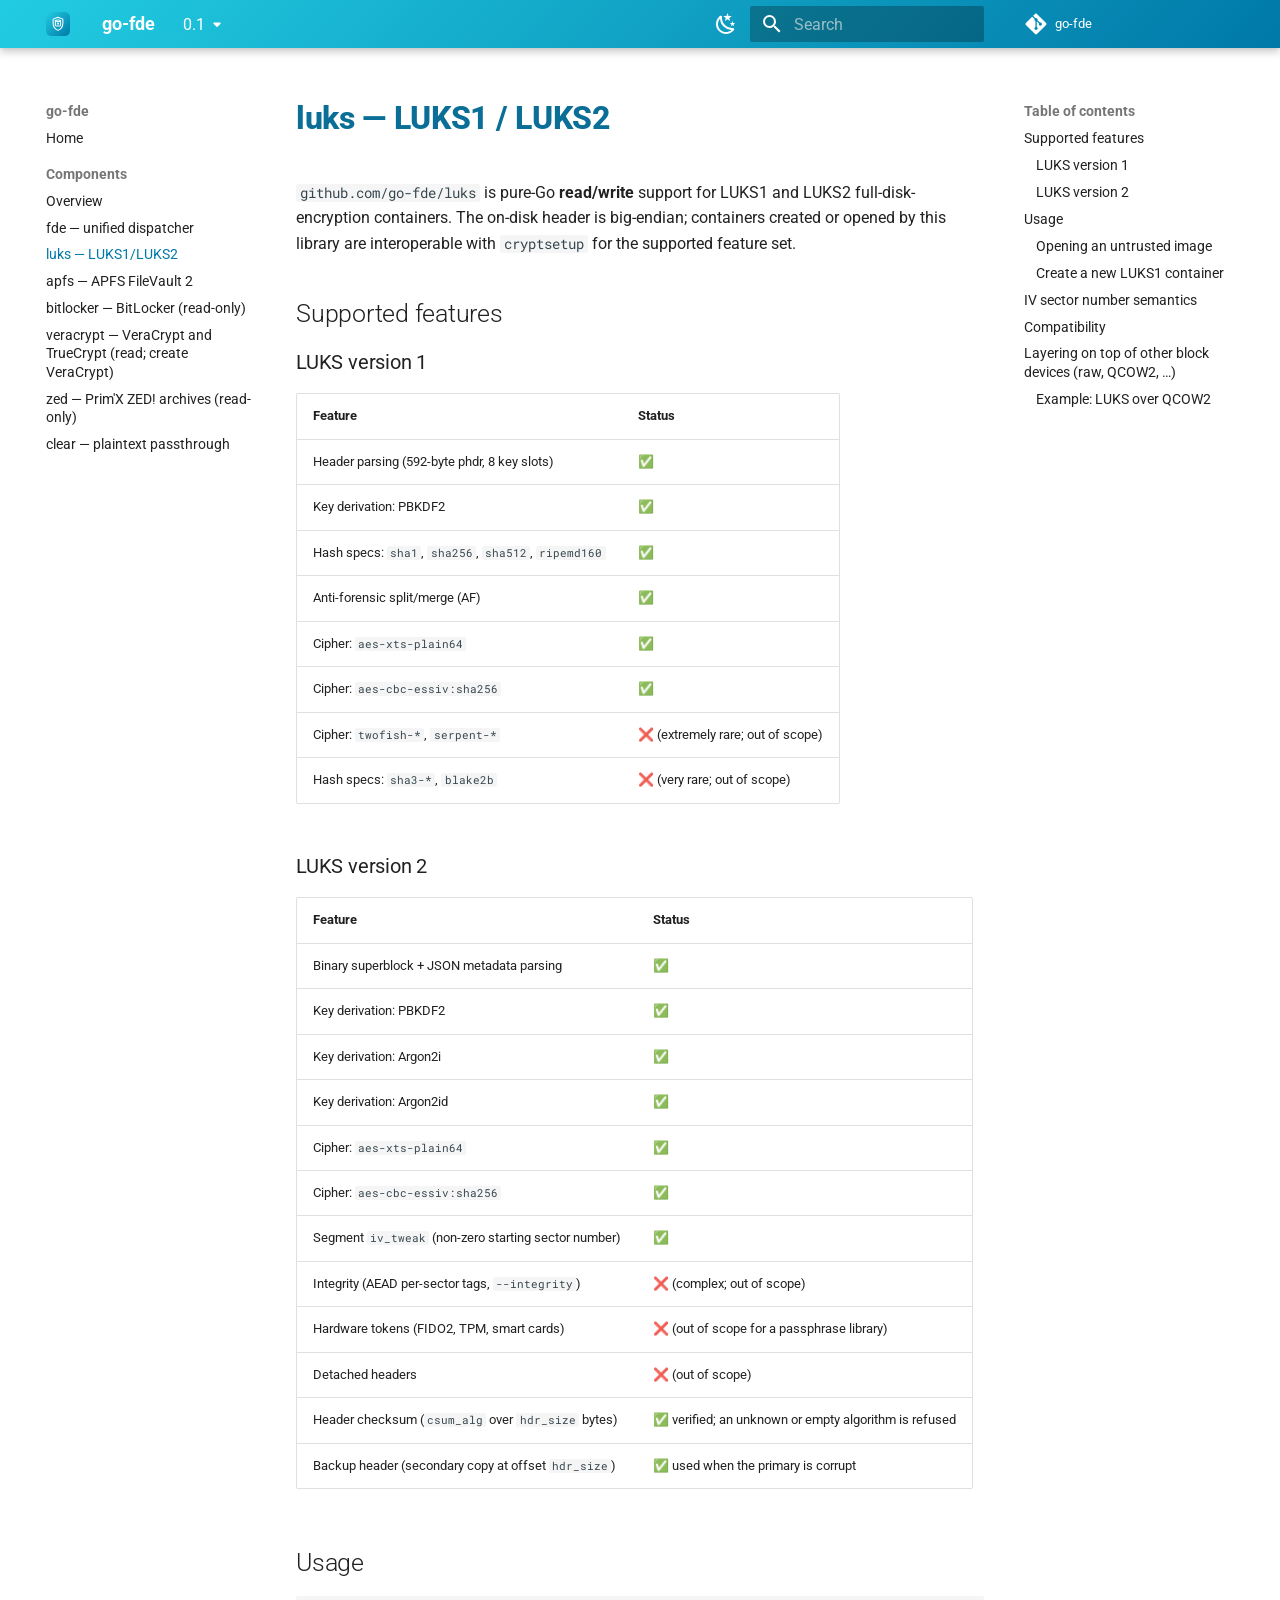
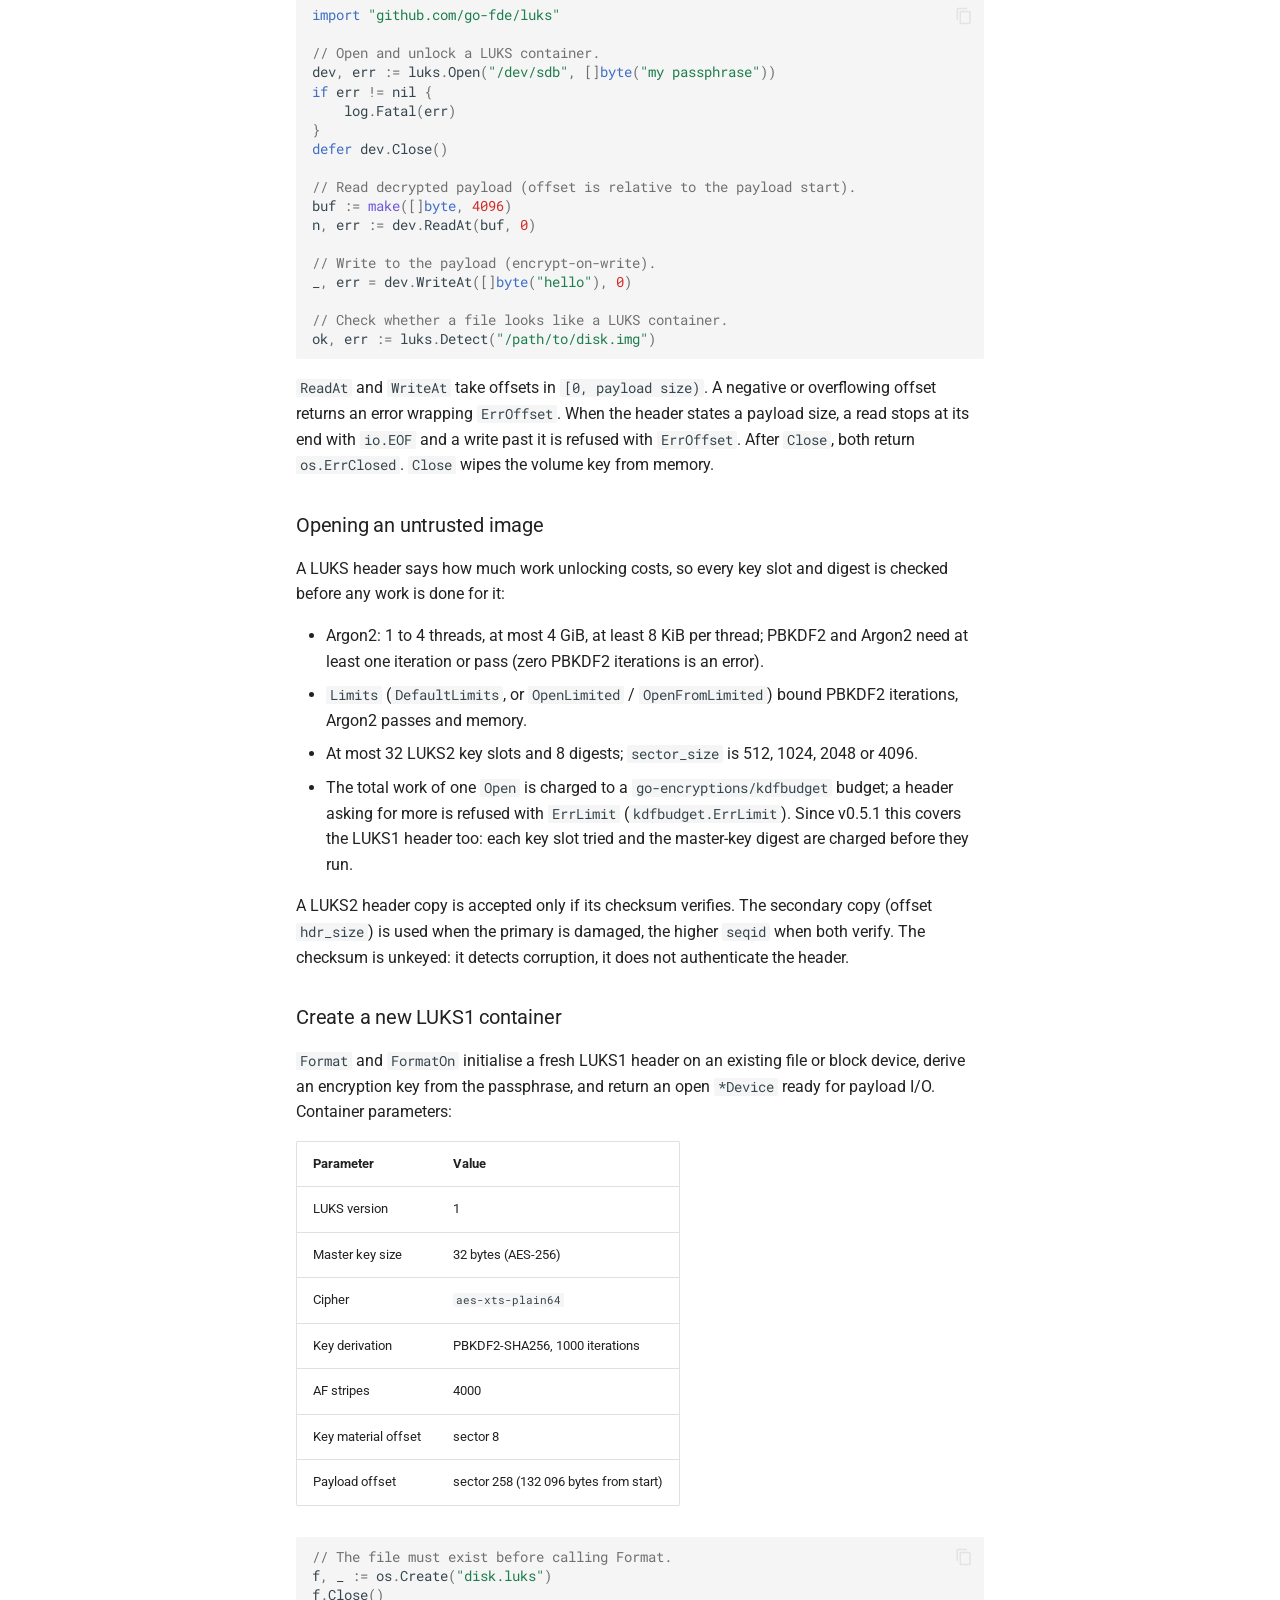
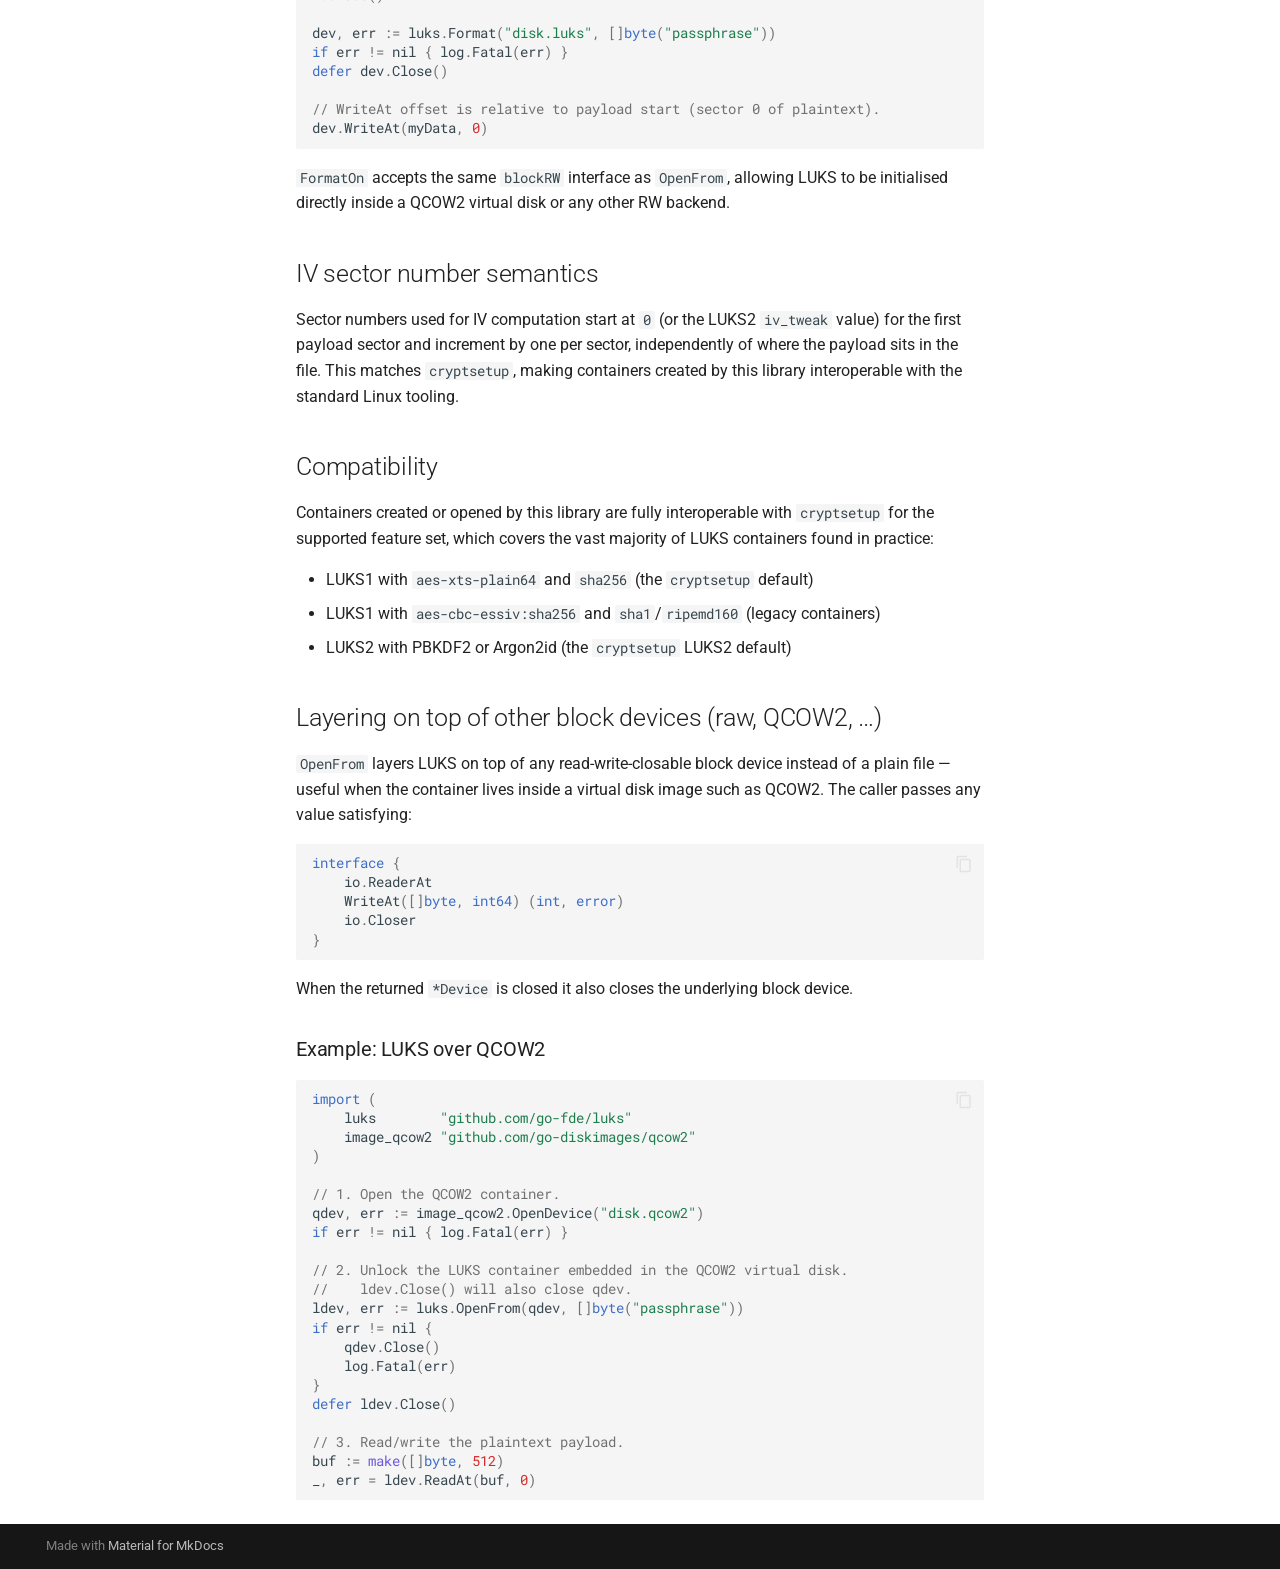
<file: 0.1/components/luks/index.html>
<!doctype html>
<html lang="en" class="no-js">
  <head>
    
      <meta charset="utf-8">
      <meta name="viewport" content="width=device-width,initial-scale=1">
      
        <meta name="description" content="Pure-Go full-disk encryption — a unified dispatcher over LUKS1/LUKS2, APFS FileVault 2, BitLocker (read-only) and VeraCrypt (read, and create), and a plaintext passthrough backend. No cgo, no root, interoperable with cryptsetup and diskutil.">
      
      
      
        <link rel="canonical" href="https://go-fde.github.io/docs/0.1/components/luks/">
      
      
        <link rel="prev" href="../fde/">
      
      
        <link rel="next" href="../apfs/">
      
      
        
      
      
      <link rel="icon" href="../../assets/logo.svg">
      <meta name="generator" content="mkdocs-1.6.1, mkdocs-material-9.8.2">
    
    
      
        <title>luks — LUKS1/LUKS2 - go-fde</title>
      
    
    
      <link rel="stylesheet" href="../../assets/stylesheets/main.57a0d79d.min.css">
      
        
        <link rel="stylesheet" href="../../assets/stylesheets/palette.fb2fffe2.min.css">
      
      


    
    
      
    
    
      
        
        
        <link rel="preconnect" href="https://fonts.gstatic.com" crossorigin>
        <link rel="stylesheet" href="https://fonts.googleapis.com/css?family=Roboto:300,300i,400,400i,700,700i%7CRoboto+Mono:400,400i,700,700i&display=fallback">
        <style>:root{--md-text-font:"Roboto";--md-code-font:"Roboto Mono"}</style>
      
    
    
      <link rel="stylesheet" href="../../stylesheets/brand.css">
    
    <script>__md_scope=new URL("../..",location),__md_hash=e=>[...e].reduce(((e,_)=>(e<<5)-e+_.charCodeAt(0)),0),__md_get=(e,_=localStorage,t=__md_scope)=>JSON.parse(_.getItem(t.pathname+"."+e)),__md_set=(e,_,t=localStorage,a=__md_scope)=>{try{t.setItem(a.pathname+"."+e,JSON.stringify(_))}catch(e){}}</script>
    
      

    
    
  </head>
  
  
    
    
      
    
    
    
    
    <body dir="ltr" data-md-color-scheme="default" data-md-color-primary="custom" data-md-color-accent="custom">
  
    
    <input class="md-toggle" data-md-toggle="drawer" type="checkbox" id="__drawer" autocomplete="off">
    <input class="md-toggle" data-md-toggle="search" type="checkbox" id="__search" autocomplete="off">
    <label class="md-overlay" for="__drawer"></label>
    <div data-md-component="skip">
      
        
        <a href="#luks-luks1-luks2" class="md-skip">
          Skip to content
        </a>
      
    </div>
    <div data-md-component="announce">
      
    </div>
    
      <div data-md-color-scheme="default" data-md-component="outdated" hidden>
        
      </div>
    
    
      

  

<header class="md-header md-header--shadow" data-md-component="header">
  <nav class="md-header__inner md-grid" aria-label="Header">
    <a href="../.." title="go-fde" class="md-header__button md-logo" aria-label="go-fde" data-md-component="logo">
      
  <img src="../../assets/logo.svg" alt="logo">

    </a>
    <label class="md-header__button md-icon" for="__drawer">
      
      <svg xmlns="http://www.w3.org/2000/svg" viewBox="0 0 24 24"><path d="M3 6h18v2H3zm0 5h18v2H3zm0 5h18v2H3z"/></svg>
    </label>
    <div class="md-header__title" data-md-component="header-title">
      <div class="md-header__ellipsis">
        <div class="md-header__topic">
          <span class="md-ellipsis">
            go-fde
          </span>
        </div>
        <div class="md-header__topic" data-md-component="header-topic">
          <span class="md-ellipsis">
            
              luks — LUKS1/LUKS2
            
          </span>
        </div>
      </div>
    </div>
    
      
        <form class="md-header__option" data-md-component="palette">
  
    
    
    
    <input class="md-option" data-md-color-media="(prefers-color-scheme: light)" data-md-color-scheme="default" data-md-color-primary="custom" data-md-color-accent="custom"  aria-label="Dark mode"  type="radio" name="__palette" id="__palette_0">
    
      <label class="md-header__button md-icon" title="Dark mode" for="__palette_1" hidden>
        <svg xmlns="http://www.w3.org/2000/svg" viewBox="0 0 24 24"><path d="m17.75 4.09-2.53 1.94.91 3.06-2.63-1.81-2.63 1.81.91-3.06-2.53-1.94L12.44 4l1.06-3 1.06 3zm3.5 6.91-1.64 1.25.59 1.98-1.7-1.17-1.7 1.17.59-1.98L15.75 11l2.06-.05L18.5 9l.69 1.95zm-2.28 4.95c.83-.08 1.72 1.1 1.19 1.85-.32.45-.66.87-1.08 1.27C15.17 23 8.84 23 4.94 19.07c-3.91-3.9-3.91-10.24 0-14.14.4-.4.82-.76 1.27-1.08.75-.53 1.93.36 1.85 1.19-.27 2.86.69 5.83 2.89 8.02a9.96 9.96 0 0 0 8.02 2.89m-1.64 2.02a12.08 12.08 0 0 1-7.8-3.47c-2.17-2.19-3.33-5-3.49-7.82-2.81 3.14-2.7 7.96.31 10.98 3.02 3.01 7.84 3.12 10.98.31"/></svg>
      </label>
    
  
    
    
    
    <input class="md-option" data-md-color-media="(prefers-color-scheme: dark)" data-md-color-scheme="slate" data-md-color-primary="custom" data-md-color-accent="custom"  aria-label="Light mode"  type="radio" name="__palette" id="__palette_1">
    
      <label class="md-header__button md-icon" title="Light mode" for="__palette_0" hidden>
        <svg xmlns="http://www.w3.org/2000/svg" viewBox="0 0 24 24"><path d="M12 7a5 5 0 0 1 5 5 5 5 0 0 1-5 5 5 5 0 0 1-5-5 5 5 0 0 1 5-5m0 2a3 3 0 0 0-3 3 3 3 0 0 0 3 3 3 3 0 0 0 3-3 3 3 0 0 0-3-3m0-7 2.39 3.42C13.65 5.15 12.84 5 12 5s-1.65.15-2.39.42zM3.34 7l4.16-.35A7.2 7.2 0 0 0 5.94 8.5c-.44.74-.69 1.5-.83 2.29zm.02 10 1.76-3.77a7.131 7.131 0 0 0 2.38 4.14zM20.65 7l-1.77 3.79a7.02 7.02 0 0 0-2.38-4.15zm-.01 10-4.14.36c.59-.51 1.12-1.14 1.54-1.86.42-.73.69-1.5.83-2.29zM12 22l-2.41-3.44c.74.27 1.55.44 2.41.44.82 0 1.63-.17 2.37-.44z"/></svg>
      </label>
    
  
</form>
      
    
    
      <script>var palette=__md_get("__palette");if(palette&&palette.color){if("(prefers-color-scheme)"===palette.color.media){var media=matchMedia("(prefers-color-scheme: light)"),input=document.querySelector(media.matches?"[data-md-color-media='(prefers-color-scheme: light)']":"[data-md-color-media='(prefers-color-scheme: dark)']");palette.color.media=input.getAttribute("data-md-color-media"),palette.color.scheme=input.getAttribute("data-md-color-scheme"),palette.color.primary=input.getAttribute("data-md-color-primary"),palette.color.accent=input.getAttribute("data-md-color-accent")}for(var[key,value]of Object.entries(palette.color))document.body.setAttribute("data-md-color-"+key,value)}</script>
    
    
    
      
      
        <label class="md-header__button md-icon" for="__search">
          
          <svg xmlns="http://www.w3.org/2000/svg" viewBox="0 0 24 24"><path d="M9.5 3A6.5 6.5 0 0 1 16 9.5c0 1.61-.59 3.09-1.56 4.23l.27.27h.79l5 5-1.5 1.5-5-5v-.79l-.27-.27A6.52 6.52 0 0 1 9.5 16 6.5 6.5 0 0 1 3 9.5 6.5 6.5 0 0 1 9.5 3m0 2C7 5 5 7 5 9.5S7 14 9.5 14 14 12 14 9.5 12 5 9.5 5"/></svg>
        </label>
        <div class="md-search" data-md-component="search" role="dialog">
  <label class="md-search__overlay" for="__search"></label>
  <div class="md-search__inner" role="search">
    <form class="md-search__form" name="search">
      <input type="text" class="md-search__input" name="query" aria-label="Search" placeholder="Search" autocapitalize="off" autocorrect="off" autocomplete="off" spellcheck="false" data-md-component="search-query" required>
      <label class="md-search__icon md-icon" for="__search">
        
        <svg xmlns="http://www.w3.org/2000/svg" viewBox="0 0 24 24"><path d="M9.5 3A6.5 6.5 0 0 1 16 9.5c0 1.61-.59 3.09-1.56 4.23l.27.27h.79l5 5-1.5 1.5-5-5v-.79l-.27-.27A6.52 6.52 0 0 1 9.5 16 6.5 6.5 0 0 1 3 9.5 6.5 6.5 0 0 1 9.5 3m0 2C7 5 5 7 5 9.5S7 14 9.5 14 14 12 14 9.5 12 5 9.5 5"/></svg>
        
        <svg xmlns="http://www.w3.org/2000/svg" viewBox="0 0 24 24"><path d="M20 11v2H8l5.5 5.5-1.42 1.42L4.16 12l7.92-7.92L13.5 5.5 8 11z"/></svg>
      </label>
      <nav class="md-search__options" aria-label="Search">
        
        <button type="reset" class="md-search__icon md-icon" title="Clear" aria-label="Clear" tabindex="-1">
          
          <svg xmlns="http://www.w3.org/2000/svg" viewBox="0 0 24 24"><path d="M19 6.41 17.59 5 12 10.59 6.41 5 5 6.41 10.59 12 5 17.59 6.41 19 12 13.41 17.59 19 19 17.59 13.41 12z"/></svg>
        </button>
      </nav>
      
        <div class="md-search__suggest" data-md-component="search-suggest"></div>
      
    </form>
    <div class="md-search__output">
      <div class="md-search__scrollwrap" tabindex="0" data-md-scrollfix>
        <div class="md-search-result" data-md-component="search-result">
          <div class="md-search-result__meta">
            Initializing search
          </div>
          <ol class="md-search-result__list" role="presentation"></ol>
        </div>
      </div>
    </div>
  </div>
</div>
      
    
    
      <div class="md-header__source">
        <a href="https://github.com/go-fde" title="Go to repository" class="md-source" data-md-component="source">
  <div class="md-source__icon md-icon">
    
    <svg xmlns="http://www.w3.org/2000/svg" viewBox="0 0 448 512"><!--! Font Awesome Free 7.1.0 by @fontawesome - https://fontawesome.com License - https://fontawesome.com/license/free (Icons: CC BY 4.0, Fonts: SIL OFL 1.1, Code: MIT License) Copyright 2025 Fonticons, Inc.--><path d="M439.6 236.1 244 40.5c-5.4-5.5-12.8-8.5-20.4-8.5s-15 3-20.4 8.4L162.5 81l51.5 51.5c27.1-9.1 52.7 16.8 43.4 43.7l49.7 49.7c34.2-11.8 61.2 31 35.5 56.7-26.5 26.5-70.2-2.9-56-37.3L240.3 199v121.9c25.3 12.5 22.3 41.8 9.1 55-6.4 6.4-15.2 10.1-24.3 10.1s-17.8-3.6-24.3-10.1c-17.6-17.6-11.1-46.9 11.2-56v-123c-20.8-8.5-24.6-30.7-18.6-45L142.6 101 8.5 235.1C3 240.6 0 247.9 0 255.5s3 15 8.5 20.4l195.6 195.7c5.4 5.4 12.7 8.4 20.4 8.4s15-3 20.4-8.4l194.7-194.7c5.4-5.4 8.4-12.8 8.4-20.4s-3-15-8.4-20.4"/></svg>
  </div>
  <div class="md-source__repository">
    go-fde
  </div>
</a>
      </div>
    
  </nav>
  
</header>
    
    <div class="md-container" data-md-component="container">
      
      
        
          
        
      
      <main class="md-main" data-md-component="main">
        <div class="md-main__inner md-grid">
          
            
              
              <div class="md-sidebar md-sidebar--primary" data-md-component="sidebar" data-md-type="navigation" >
                <div class="md-sidebar__scrollwrap">
                  <div class="md-sidebar__inner">
                    



<nav class="md-nav md-nav--primary" aria-label="Navigation" data-md-level="0">
  <label class="md-nav__title" for="__drawer">
    <a href="../.." title="go-fde" class="md-nav__button md-logo" aria-label="go-fde" data-md-component="logo">
      
  <img src="../../assets/logo.svg" alt="logo">

    </a>
    go-fde
  </label>
  
    <div class="md-nav__source">
      <a href="https://github.com/go-fde" title="Go to repository" class="md-source" data-md-component="source">
  <div class="md-source__icon md-icon">
    
    <svg xmlns="http://www.w3.org/2000/svg" viewBox="0 0 448 512"><!--! Font Awesome Free 7.1.0 by @fontawesome - https://fontawesome.com License - https://fontawesome.com/license/free (Icons: CC BY 4.0, Fonts: SIL OFL 1.1, Code: MIT License) Copyright 2025 Fonticons, Inc.--><path d="M439.6 236.1 244 40.5c-5.4-5.5-12.8-8.5-20.4-8.5s-15 3-20.4 8.4L162.5 81l51.5 51.5c27.1-9.1 52.7 16.8 43.4 43.7l49.7 49.7c34.2-11.8 61.2 31 35.5 56.7-26.5 26.5-70.2-2.9-56-37.3L240.3 199v121.9c25.3 12.5 22.3 41.8 9.1 55-6.4 6.4-15.2 10.1-24.3 10.1s-17.8-3.6-24.3-10.1c-17.6-17.6-11.1-46.9 11.2-56v-123c-20.8-8.5-24.6-30.7-18.6-45L142.6 101 8.5 235.1C3 240.6 0 247.9 0 255.5s3 15 8.5 20.4l195.6 195.7c5.4 5.4 12.7 8.4 20.4 8.4s15-3 20.4-8.4l194.7-194.7c5.4-5.4 8.4-12.8 8.4-20.4s-3-15-8.4-20.4"/></svg>
  </div>
  <div class="md-source__repository">
    go-fde
  </div>
</a>
    </div>
  
  <ul class="md-nav__list" data-md-scrollfix>
    
      
      
  
  
  
  
    <li class="md-nav__item">
      <a href="../.." class="md-nav__link">
        
  
  
  <span class="md-ellipsis">
    
  
    Home
  

    
  </span>
  
  

      </a>
    </li>
  

    
      
      
  
  
    
  
  
  
    
    
    
    
      
        
        
      
    
    
    <li class="md-nav__item md-nav__item--active md-nav__item--section md-nav__item--nested">
      
        
        
        <input class="md-nav__toggle md-toggle " type="checkbox" id="__nav_2" checked>
        
          
          <label class="md-nav__link" for="__nav_2" id="__nav_2_label" tabindex="">
            
  
  
  <span class="md-ellipsis">
    
  
    Components
  

    
  </span>
  
  

            <span class="md-nav__icon md-icon"></span>
          </label>
        
        <nav class="md-nav" data-md-level="1" aria-labelledby="__nav_2_label" aria-expanded="true">
          <label class="md-nav__title" for="__nav_2">
            <span class="md-nav__icon md-icon"></span>
            
  
    Components
  

          </label>
          <ul class="md-nav__list" data-md-scrollfix>
            
              
                
  
  
  
  
    <li class="md-nav__item">
      <a href="../" class="md-nav__link">
        
  
  
  <span class="md-ellipsis">
    
  
    Overview
  

    
  </span>
  
  

      </a>
    </li>
  

              
            
              
                
  
  
  
  
    <li class="md-nav__item">
      <a href="../fde/" class="md-nav__link">
        
  
  
  <span class="md-ellipsis">
    
  
    fde — unified dispatcher
  

    
  </span>
  
  

      </a>
    </li>
  

              
            
              
                
  
  
    
  
  
  
    <li class="md-nav__item md-nav__item--active">
      
      <input class="md-nav__toggle md-toggle" type="checkbox" id="__toc">
      
      
        
      
      
        <label class="md-nav__link md-nav__link--active" for="__toc">
          
  
  
  <span class="md-ellipsis">
    
  
    luks — LUKS1/LUKS2
  

    
  </span>
  
  

          <span class="md-nav__icon md-icon"></span>
        </label>
      
      <a href="./" class="md-nav__link md-nav__link--active">
        
  
  
  <span class="md-ellipsis">
    
  
    luks — LUKS1/LUKS2
  

    
  </span>
  
  

      </a>
      
        

<nav class="md-nav md-nav--secondary" aria-label="Table of contents">
  
  
  
    
  
  
    <label class="md-nav__title" for="__toc">
      <span class="md-nav__icon md-icon"></span>
      Table of contents
    </label>
    <ul class="md-nav__list" data-md-component="toc" data-md-scrollfix>
      
        <li class="md-nav__item">
  <a href="#supported-features" class="md-nav__link">
    <span class="md-ellipsis">
      
        Supported features
      
    </span>
  </a>
  
    <nav class="md-nav" aria-label="Supported features">
      <ul class="md-nav__list">
        
          <li class="md-nav__item">
  <a href="#luks-version-1" class="md-nav__link">
    <span class="md-ellipsis">
      
        LUKS version 1
      
    </span>
  </a>
  
</li>
        
          <li class="md-nav__item">
  <a href="#luks-version-2" class="md-nav__link">
    <span class="md-ellipsis">
      
        LUKS version 2
      
    </span>
  </a>
  
</li>
        
      </ul>
    </nav>
  
</li>
      
        <li class="md-nav__item">
  <a href="#usage" class="md-nav__link">
    <span class="md-ellipsis">
      
        Usage
      
    </span>
  </a>
  
    <nav class="md-nav" aria-label="Usage">
      <ul class="md-nav__list">
        
          <li class="md-nav__item">
  <a href="#opening-an-untrusted-image" class="md-nav__link">
    <span class="md-ellipsis">
      
        Opening an untrusted image
      
    </span>
  </a>
  
</li>
        
          <li class="md-nav__item">
  <a href="#create-a-new-luks1-container" class="md-nav__link">
    <span class="md-ellipsis">
      
        Create a new LUKS1 container
      
    </span>
  </a>
  
</li>
        
      </ul>
    </nav>
  
</li>
      
        <li class="md-nav__item">
  <a href="#iv-sector-number-semantics" class="md-nav__link">
    <span class="md-ellipsis">
      
        IV sector number semantics
      
    </span>
  </a>
  
</li>
      
        <li class="md-nav__item">
  <a href="#compatibility" class="md-nav__link">
    <span class="md-ellipsis">
      
        Compatibility
      
    </span>
  </a>
  
</li>
      
        <li class="md-nav__item">
  <a href="#layering-on-top-of-other-block-devices-raw-qcow2" class="md-nav__link">
    <span class="md-ellipsis">
      
        Layering on top of other block devices (raw, QCOW2, …)
      
    </span>
  </a>
  
    <nav class="md-nav" aria-label="Layering on top of other block devices (raw, QCOW2, …)">
      <ul class="md-nav__list">
        
          <li class="md-nav__item">
  <a href="#example-luks-over-qcow2" class="md-nav__link">
    <span class="md-ellipsis">
      
        Example: LUKS over QCOW2
      
    </span>
  </a>
  
</li>
        
      </ul>
    </nav>
  
</li>
      
    </ul>
  
</nav>
      
    </li>
  

              
            
              
                
  
  
  
  
    <li class="md-nav__item">
      <a href="../apfs/" class="md-nav__link">
        
  
  
  <span class="md-ellipsis">
    
  
    apfs — APFS FileVault 2
  

    
  </span>
  
  

      </a>
    </li>
  

              
            
              
                
  
  
  
  
    <li class="md-nav__item">
      <a href="../bitlocker/" class="md-nav__link">
        
  
  
  <span class="md-ellipsis">
    
  
    bitlocker — BitLocker (read-only)
  

    
  </span>
  
  

      </a>
    </li>
  

              
            
              
                
  
  
  
  
    <li class="md-nav__item">
      <a href="../veracrypt/" class="md-nav__link">
        
  
  
  <span class="md-ellipsis">
    
  
    veracrypt — VeraCrypt and TrueCrypt (read; create VeraCrypt)
  

    
  </span>
  
  

      </a>
    </li>
  

              
            
              
                
  
  
  
  
    <li class="md-nav__item">
      <a href="../zed/" class="md-nav__link">
        
  
  
  <span class="md-ellipsis">
    
  
    zed — Prim'X ZED! archives (read-only)
  

    
  </span>
  
  

      </a>
    </li>
  

              
            
              
                
  
  
  
  
    <li class="md-nav__item">
      <a href="../clear/" class="md-nav__link">
        
  
  
  <span class="md-ellipsis">
    
  
    clear — plaintext passthrough
  

    
  </span>
  
  

      </a>
    </li>
  

              
            
          </ul>
        </nav>
      
    </li>
  

    
  </ul>
</nav>
                  </div>
                </div>
              </div>
            
            
              
              <div class="md-sidebar md-sidebar--secondary" data-md-component="sidebar" data-md-type="toc" >
                <div class="md-sidebar__scrollwrap">
                  <div class="md-sidebar__inner">
                    

<nav class="md-nav md-nav--secondary" aria-label="Table of contents">
  
  
  
    
  
  
    <label class="md-nav__title" for="__toc">
      <span class="md-nav__icon md-icon"></span>
      Table of contents
    </label>
    <ul class="md-nav__list" data-md-component="toc" data-md-scrollfix>
      
        <li class="md-nav__item">
  <a href="#supported-features" class="md-nav__link">
    <span class="md-ellipsis">
      
        Supported features
      
    </span>
  </a>
  
    <nav class="md-nav" aria-label="Supported features">
      <ul class="md-nav__list">
        
          <li class="md-nav__item">
  <a href="#luks-version-1" class="md-nav__link">
    <span class="md-ellipsis">
      
        LUKS version 1
      
    </span>
  </a>
  
</li>
        
          <li class="md-nav__item">
  <a href="#luks-version-2" class="md-nav__link">
    <span class="md-ellipsis">
      
        LUKS version 2
      
    </span>
  </a>
  
</li>
        
      </ul>
    </nav>
  
</li>
      
        <li class="md-nav__item">
  <a href="#usage" class="md-nav__link">
    <span class="md-ellipsis">
      
        Usage
      
    </span>
  </a>
  
    <nav class="md-nav" aria-label="Usage">
      <ul class="md-nav__list">
        
          <li class="md-nav__item">
  <a href="#opening-an-untrusted-image" class="md-nav__link">
    <span class="md-ellipsis">
      
        Opening an untrusted image
      
    </span>
  </a>
  
</li>
        
          <li class="md-nav__item">
  <a href="#create-a-new-luks1-container" class="md-nav__link">
    <span class="md-ellipsis">
      
        Create a new LUKS1 container
      
    </span>
  </a>
  
</li>
        
      </ul>
    </nav>
  
</li>
      
        <li class="md-nav__item">
  <a href="#iv-sector-number-semantics" class="md-nav__link">
    <span class="md-ellipsis">
      
        IV sector number semantics
      
    </span>
  </a>
  
</li>
      
        <li class="md-nav__item">
  <a href="#compatibility" class="md-nav__link">
    <span class="md-ellipsis">
      
        Compatibility
      
    </span>
  </a>
  
</li>
      
        <li class="md-nav__item">
  <a href="#layering-on-top-of-other-block-devices-raw-qcow2" class="md-nav__link">
    <span class="md-ellipsis">
      
        Layering on top of other block devices (raw, QCOW2, …)
      
    </span>
  </a>
  
    <nav class="md-nav" aria-label="Layering on top of other block devices (raw, QCOW2, …)">
      <ul class="md-nav__list">
        
          <li class="md-nav__item">
  <a href="#example-luks-over-qcow2" class="md-nav__link">
    <span class="md-ellipsis">
      
        Example: LUKS over QCOW2
      
    </span>
  </a>
  
</li>
        
      </ul>
    </nav>
  
</li>
      
    </ul>
  
</nav>
                  </div>
                </div>
              </div>
            
          
          
            <div class="md-content" data-md-component="content">
              
              <article class="md-content__inner md-typeset">
                
                  



<h1 id="luks-luks1-luks2">luks — LUKS1 / LUKS2</h1>
<p><code>github.com/go-fde/luks</code> is pure-Go <strong>read/write</strong> support for LUKS1 and LUKS2
full-disk-encryption containers. The on-disk header is big-endian; containers
created or opened by this library are interoperable with <code>cryptsetup</code> for the
supported feature set.</p>
<h2 id="supported-features">Supported features</h2>
<h3 id="luks-version-1">LUKS version 1</h3>
<table>
<thead>
<tr>
<th>Feature</th>
<th>Status</th>
</tr>
</thead>
<tbody>
<tr>
<td>Header parsing (592-byte phdr, 8 key slots)</td>
<td>✅</td>
</tr>
<tr>
<td>Key derivation: PBKDF2</td>
<td>✅</td>
</tr>
<tr>
<td>Hash specs: <code>sha1</code>, <code>sha256</code>, <code>sha512</code>, <code>ripemd160</code></td>
<td>✅</td>
</tr>
<tr>
<td>Anti-forensic split/merge (AF)</td>
<td>✅</td>
</tr>
<tr>
<td>Cipher: <code>aes-xts-plain64</code></td>
<td>✅</td>
</tr>
<tr>
<td>Cipher: <code>aes-cbc-essiv:sha256</code></td>
<td>✅</td>
</tr>
<tr>
<td>Cipher: <code>twofish-*</code>, <code>serpent-*</code></td>
<td>❌ (extremely rare; out of scope)</td>
</tr>
<tr>
<td>Hash specs: <code>sha3-*</code>, <code>blake2b</code></td>
<td>❌ (very rare; out of scope)</td>
</tr>
</tbody>
</table>
<h3 id="luks-version-2">LUKS version 2</h3>
<table>
<thead>
<tr>
<th>Feature</th>
<th>Status</th>
</tr>
</thead>
<tbody>
<tr>
<td>Binary superblock + JSON metadata parsing</td>
<td>✅</td>
</tr>
<tr>
<td>Key derivation: PBKDF2</td>
<td>✅</td>
</tr>
<tr>
<td>Key derivation: Argon2i</td>
<td>✅</td>
</tr>
<tr>
<td>Key derivation: Argon2id</td>
<td>✅</td>
</tr>
<tr>
<td>Cipher: <code>aes-xts-plain64</code></td>
<td>✅</td>
</tr>
<tr>
<td>Cipher: <code>aes-cbc-essiv:sha256</code></td>
<td>✅</td>
</tr>
<tr>
<td>Segment <code>iv_tweak</code> (non-zero starting sector number)</td>
<td>✅</td>
</tr>
<tr>
<td>Integrity (AEAD per-sector tags, <code>--integrity</code>)</td>
<td>❌ (complex; out of scope)</td>
</tr>
<tr>
<td>Hardware tokens (FIDO2, TPM, smart cards)</td>
<td>❌ (out of scope for a passphrase library)</td>
</tr>
<tr>
<td>Detached headers</td>
<td>❌ (out of scope)</td>
</tr>
<tr>
<td>Header checksum (<code>csum_alg</code> over <code>hdr_size</code> bytes)</td>
<td>✅ verified; an unknown or empty algorithm is refused</td>
</tr>
<tr>
<td>Backup header (secondary copy at offset <code>hdr_size</code>)</td>
<td>✅ used when the primary is corrupt</td>
</tr>
</tbody>
</table>
<h2 id="usage">Usage</h2>
<div class="highlight"><pre><span></span><code><span class="kn">import</span><span class="w"> </span><span class="s">"github.com/go-fde/luks"</span>

<span class="c1">// Open and unlock a LUKS container.</span>
<span class="nx">dev</span><span class="p">,</span><span class="w"> </span><span class="nx">err</span><span class="w"> </span><span class="o">:=</span><span class="w"> </span><span class="nx">luks</span><span class="p">.</span><span class="nx">Open</span><span class="p">(</span><span class="s">"/dev/sdb"</span><span class="p">,</span><span class="w"> </span><span class="p">[]</span><span class="kt">byte</span><span class="p">(</span><span class="s">"my passphrase"</span><span class="p">))</span>
<span class="k">if</span><span class="w"> </span><span class="nx">err</span><span class="w"> </span><span class="o">!=</span><span class="w"> </span><span class="kc">nil</span><span class="w"> </span><span class="p">{</span>
<span class="w">    </span><span class="nx">log</span><span class="p">.</span><span class="nx">Fatal</span><span class="p">(</span><span class="nx">err</span><span class="p">)</span>
<span class="p">}</span>
<span class="k">defer</span><span class="w"> </span><span class="nx">dev</span><span class="p">.</span><span class="nx">Close</span><span class="p">()</span>

<span class="c1">// Read decrypted payload (offset is relative to the payload start).</span>
<span class="nx">buf</span><span class="w"> </span><span class="o">:=</span><span class="w"> </span><span class="nb">make</span><span class="p">([]</span><span class="kt">byte</span><span class="p">,</span><span class="w"> </span><span class="mi">4096</span><span class="p">)</span>
<span class="nx">n</span><span class="p">,</span><span class="w"> </span><span class="nx">err</span><span class="w"> </span><span class="o">:=</span><span class="w"> </span><span class="nx">dev</span><span class="p">.</span><span class="nx">ReadAt</span><span class="p">(</span><span class="nx">buf</span><span class="p">,</span><span class="w"> </span><span class="mi">0</span><span class="p">)</span>

<span class="c1">// Write to the payload (encrypt-on-write).</span>
<span class="nx">_</span><span class="p">,</span><span class="w"> </span><span class="nx">err</span><span class="w"> </span><span class="o">=</span><span class="w"> </span><span class="nx">dev</span><span class="p">.</span><span class="nx">WriteAt</span><span class="p">([]</span><span class="kt">byte</span><span class="p">(</span><span class="s">"hello"</span><span class="p">),</span><span class="w"> </span><span class="mi">0</span><span class="p">)</span>

<span class="c1">// Check whether a file looks like a LUKS container.</span>
<span class="nx">ok</span><span class="p">,</span><span class="w"> </span><span class="nx">err</span><span class="w"> </span><span class="o">:=</span><span class="w"> </span><span class="nx">luks</span><span class="p">.</span><span class="nx">Detect</span><span class="p">(</span><span class="s">"/path/to/disk.img"</span><span class="p">)</span>
</code></pre></div>
<p><code>ReadAt</code> and <code>WriteAt</code> take offsets in <code>[0, payload size)</code>. A negative or
overflowing offset returns an error wrapping <code>ErrOffset</code>. When the header states
a payload size, a read stops at its end with <code>io.EOF</code> and a write past it is
refused with <code>ErrOffset</code>. After <code>Close</code>, both return <code>os.ErrClosed</code>. <code>Close</code>
wipes the volume key from memory.</p>
<h3 id="opening-an-untrusted-image">Opening an untrusted image</h3>
<p>A LUKS header says how much work unlocking costs, so every key slot and digest
is checked before any work is done for it:</p>
<ul>
<li>Argon2: 1 to 4 threads, at most 4 GiB, at least 8 KiB per thread; PBKDF2 and
  Argon2 need at least one iteration or pass (zero PBKDF2 iterations is an
  error).</li>
<li><code>Limits</code> (<code>DefaultLimits</code>, or <code>OpenLimited</code> / <code>OpenFromLimited</code>) bound PBKDF2
  iterations, Argon2 passes and memory.</li>
<li>At most 32 LUKS2 key slots and 8 digests; <code>sector_size</code> is 512, 1024, 2048
  or 4096.</li>
<li>The total work of one <code>Open</code> is charged to a <code>go-encryptions/kdfbudget</code>
  budget; a header asking for more is refused with <code>ErrLimit</code>
  (<code>kdfbudget.ErrLimit</code>). Since v0.5.1 this covers the LUKS1 header too: each
  key slot tried and the master-key digest are charged before they run.</li>
</ul>
<p>A LUKS2 header copy is accepted only if its checksum verifies. The secondary
copy (offset <code>hdr_size</code>) is used when the primary is damaged, the higher <code>seqid</code>
when both verify. The checksum is unkeyed: it detects corruption, it does not
authenticate the header.</p>
<h3 id="create-a-new-luks1-container">Create a new LUKS1 container</h3>
<p><code>Format</code> and <code>FormatOn</code> initialise a fresh LUKS1 header on an existing file or
block device, derive an encryption key from the passphrase, and return an open
<code>*Device</code> ready for payload I/O. Container parameters:</p>
<table>
<thead>
<tr>
<th>Parameter</th>
<th>Value</th>
</tr>
</thead>
<tbody>
<tr>
<td>LUKS version</td>
<td>1</td>
</tr>
<tr>
<td>Master key size</td>
<td>32 bytes (AES-256)</td>
</tr>
<tr>
<td>Cipher</td>
<td><code>aes-xts-plain64</code></td>
</tr>
<tr>
<td>Key derivation</td>
<td>PBKDF2-SHA256, 1000 iterations</td>
</tr>
<tr>
<td>AF stripes</td>
<td>4000</td>
</tr>
<tr>
<td>Key material offset</td>
<td>sector 8</td>
</tr>
<tr>
<td>Payload offset</td>
<td>sector 258 (132 096 bytes from start)</td>
</tr>
</tbody>
</table>
<div class="highlight"><pre><span></span><code><span class="c1">// The file must exist before calling Format.</span>
<span class="nx">f</span><span class="p">,</span><span class="w"> </span><span class="nx">_</span><span class="w"> </span><span class="o">:=</span><span class="w"> </span><span class="nx">os</span><span class="p">.</span><span class="nx">Create</span><span class="p">(</span><span class="s">"disk.luks"</span><span class="p">)</span>
<span class="nx">f</span><span class="p">.</span><span class="nx">Close</span><span class="p">()</span>

<span class="nx">dev</span><span class="p">,</span><span class="w"> </span><span class="nx">err</span><span class="w"> </span><span class="o">:=</span><span class="w"> </span><span class="nx">luks</span><span class="p">.</span><span class="nx">Format</span><span class="p">(</span><span class="s">"disk.luks"</span><span class="p">,</span><span class="w"> </span><span class="p">[]</span><span class="kt">byte</span><span class="p">(</span><span class="s">"passphrase"</span><span class="p">))</span>
<span class="k">if</span><span class="w"> </span><span class="nx">err</span><span class="w"> </span><span class="o">!=</span><span class="w"> </span><span class="kc">nil</span><span class="w"> </span><span class="p">{</span><span class="w"> </span><span class="nx">log</span><span class="p">.</span><span class="nx">Fatal</span><span class="p">(</span><span class="nx">err</span><span class="p">)</span><span class="w"> </span><span class="p">}</span>
<span class="k">defer</span><span class="w"> </span><span class="nx">dev</span><span class="p">.</span><span class="nx">Close</span><span class="p">()</span>

<span class="c1">// WriteAt offset is relative to payload start (sector 0 of plaintext).</span>
<span class="nx">dev</span><span class="p">.</span><span class="nx">WriteAt</span><span class="p">(</span><span class="nx">myData</span><span class="p">,</span><span class="w"> </span><span class="mi">0</span><span class="p">)</span>
</code></pre></div>
<p><code>FormatOn</code> accepts the same <code>blockRW</code> interface as <code>OpenFrom</code>, allowing LUKS to
be initialised directly inside a QCOW2 virtual disk or any other RW backend.</p>
<h2 id="iv-sector-number-semantics">IV sector number semantics</h2>
<p>Sector numbers used for IV computation start at <code>0</code> (or the LUKS2 <code>iv_tweak</code>
value) for the first payload sector and increment by one per sector,
independently of where the payload sits in the file. This matches <code>cryptsetup</code>,
making containers created by this library interoperable with the standard Linux
tooling.</p>
<h2 id="compatibility">Compatibility</h2>
<p>Containers created or opened by this library are fully interoperable with
<code>cryptsetup</code> for the supported feature set, which covers the vast majority of
LUKS containers found in practice:</p>
<ul>
<li>LUKS1 with <code>aes-xts-plain64</code> and <code>sha256</code> (the <code>cryptsetup</code> default)</li>
<li>LUKS1 with <code>aes-cbc-essiv:sha256</code> and <code>sha1</code>/<code>ripemd160</code> (legacy containers)</li>
<li>LUKS2 with PBKDF2 or Argon2id (the <code>cryptsetup</code> LUKS2 default)</li>
</ul>
<h2 id="layering-on-top-of-other-block-devices-raw-qcow2">Layering on top of other block devices (raw, QCOW2, …)</h2>
<p><code>OpenFrom</code> layers LUKS on top of any read-write-closable block device instead of
a plain file — useful when the container lives inside a virtual disk image such
as QCOW2. The caller passes any value satisfying:</p>
<div class="highlight"><pre><span></span><code><span class="kd">interface</span><span class="w"> </span><span class="p">{</span>
<span class="w">    </span><span class="nx">io</span><span class="p">.</span><span class="nx">ReaderAt</span>
<span class="w">    </span><span class="nx">WriteAt</span><span class="p">([]</span><span class="kt">byte</span><span class="p">,</span><span class="w"> </span><span class="kt">int64</span><span class="p">)</span><span class="w"> </span><span class="p">(</span><span class="kt">int</span><span class="p">,</span><span class="w"> </span><span class="kt">error</span><span class="p">)</span>
<span class="w">    </span><span class="nx">io</span><span class="p">.</span><span class="nx">Closer</span>
<span class="p">}</span>
</code></pre></div>
<p>When the returned <code>*Device</code> is closed it also closes the underlying block
device.</p>
<h3 id="example-luks-over-qcow2">Example: LUKS over QCOW2</h3>
<div class="highlight"><pre><span></span><code><span class="kn">import</span><span class="w"> </span><span class="p">(</span>
<span class="w">    </span><span class="nx">luks</span><span class="w">        </span><span class="s">"github.com/go-fde/luks"</span>
<span class="w">    </span><span class="nx">image_qcow2</span><span class="w"> </span><span class="s">"github.com/go-diskimages/qcow2"</span>
<span class="p">)</span>

<span class="c1">// 1. Open the QCOW2 container.</span>
<span class="nx">qdev</span><span class="p">,</span><span class="w"> </span><span class="nx">err</span><span class="w"> </span><span class="o">:=</span><span class="w"> </span><span class="nx">image_qcow2</span><span class="p">.</span><span class="nx">OpenDevice</span><span class="p">(</span><span class="s">"disk.qcow2"</span><span class="p">)</span>
<span class="k">if</span><span class="w"> </span><span class="nx">err</span><span class="w"> </span><span class="o">!=</span><span class="w"> </span><span class="kc">nil</span><span class="w"> </span><span class="p">{</span><span class="w"> </span><span class="nx">log</span><span class="p">.</span><span class="nx">Fatal</span><span class="p">(</span><span class="nx">err</span><span class="p">)</span><span class="w"> </span><span class="p">}</span>

<span class="c1">// 2. Unlock the LUKS container embedded in the QCOW2 virtual disk.</span>
<span class="c1">//    ldev.Close() will also close qdev.</span>
<span class="nx">ldev</span><span class="p">,</span><span class="w"> </span><span class="nx">err</span><span class="w"> </span><span class="o">:=</span><span class="w"> </span><span class="nx">luks</span><span class="p">.</span><span class="nx">OpenFrom</span><span class="p">(</span><span class="nx">qdev</span><span class="p">,</span><span class="w"> </span><span class="p">[]</span><span class="kt">byte</span><span class="p">(</span><span class="s">"passphrase"</span><span class="p">))</span>
<span class="k">if</span><span class="w"> </span><span class="nx">err</span><span class="w"> </span><span class="o">!=</span><span class="w"> </span><span class="kc">nil</span><span class="w"> </span><span class="p">{</span>
<span class="w">    </span><span class="nx">qdev</span><span class="p">.</span><span class="nx">Close</span><span class="p">()</span>
<span class="w">    </span><span class="nx">log</span><span class="p">.</span><span class="nx">Fatal</span><span class="p">(</span><span class="nx">err</span><span class="p">)</span>
<span class="p">}</span>
<span class="k">defer</span><span class="w"> </span><span class="nx">ldev</span><span class="p">.</span><span class="nx">Close</span><span class="p">()</span>

<span class="c1">// 3. Read/write the plaintext payload.</span>
<span class="nx">buf</span><span class="w"> </span><span class="o">:=</span><span class="w"> </span><span class="nb">make</span><span class="p">([]</span><span class="kt">byte</span><span class="p">,</span><span class="w"> </span><span class="mi">512</span><span class="p">)</span>
<span class="nx">_</span><span class="p">,</span><span class="w"> </span><span class="nx">err</span><span class="w"> </span><span class="o">=</span><span class="w"> </span><span class="nx">ldev</span><span class="p">.</span><span class="nx">ReadAt</span><span class="p">(</span><span class="nx">buf</span><span class="p">,</span><span class="w"> </span><span class="mi">0</span><span class="p">)</span>
</code></pre></div>












                
              </article>
            </div>
          
          
<script>var target=document.getElementById(location.hash.slice(1));target&&target.name&&(target.checked=target.name.startsWith("__tabbed_"))</script>
        </div>
        
          <button type="button" class="md-top md-icon" data-md-component="top" hidden>
  
  <svg xmlns="http://www.w3.org/2000/svg" viewBox="0 0 24 24"><path d="M13 20h-2V8l-5.5 5.5-1.42-1.42L12 4.16l7.92 7.92-1.42 1.42L13 8z"/></svg>
  Back to top
</button>
        
      </main>
      
        <footer class="md-footer">
  
  <div class="md-footer-meta md-typeset">
    <div class="md-footer-meta__inner md-grid">
      <div class="md-copyright">
  
  
    Made with
    <a href="https://squidfunk.github.io/mkdocs-material/" target="_blank" rel="noopener">
      Material for MkDocs
    </a>
  
</div>
      
    </div>
  </div>
</footer>
      
    </div>
    <div class="md-dialog" data-md-component="dialog">
      <div class="md-dialog__inner md-typeset"></div>
    </div>
    
    
    
      
      
      <script id="__config" type="application/json">{"annotate": null, "base": "../..", "features": ["navigation.sections", "navigation.top", "content.code.copy", "search.suggest"], "search": "../../assets/javascripts/workers/search.a7633da7.min.js", "tags": null, "translations": {"clipboard.copied": "Copied to clipboard", "clipboard.copy": "Copy to clipboard", "search.result.more.one": "1 more on this page", "search.result.more.other": "# more on this page", "search.result.none": "No matching documents", "search.result.one": "1 matching document", "search.result.other": "# matching documents", "search.result.placeholder": "Type to start searching", "search.result.term.missing": "Missing", "select.version": "Select version"}, "version": {"provider": "mike"}}</script>
    
    
      <script src="../../assets/javascripts/bundle.a5f9d56c.min.js"></script>
      
    
  </body>
</html>
</file>
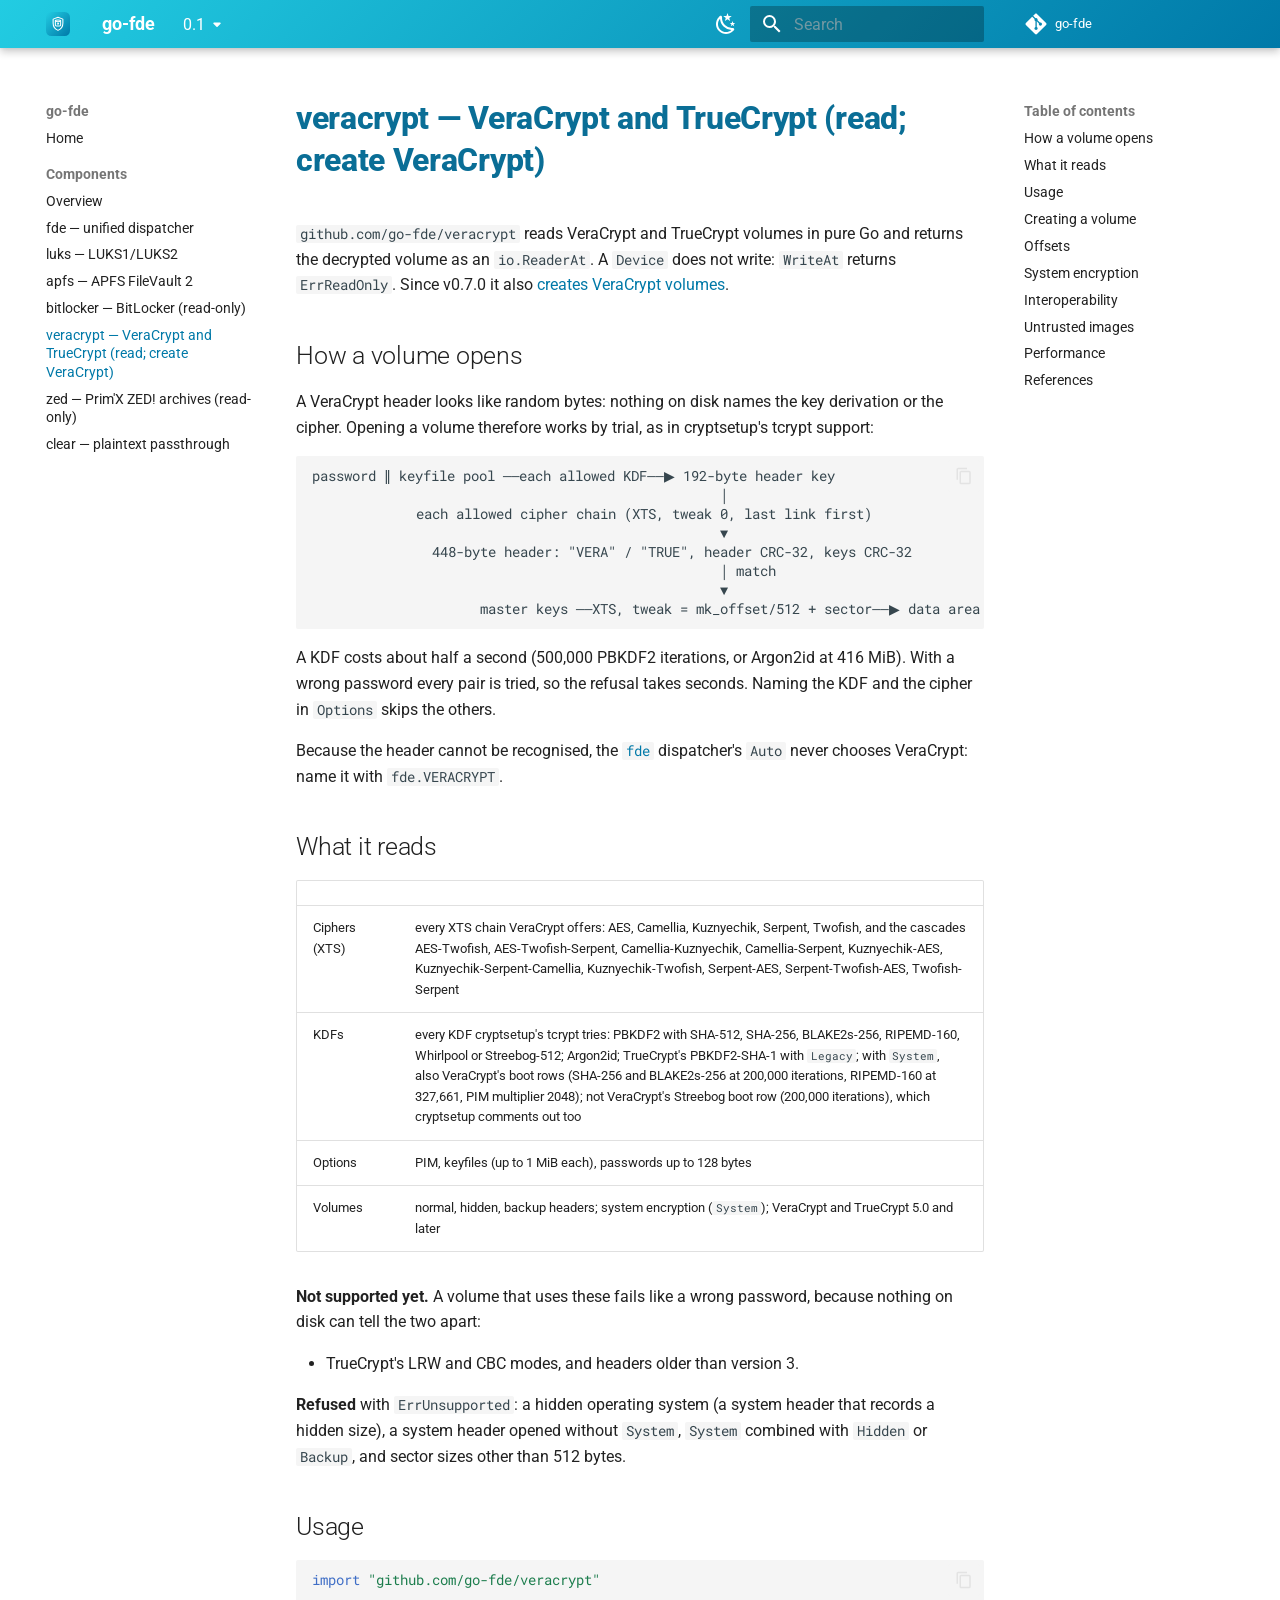
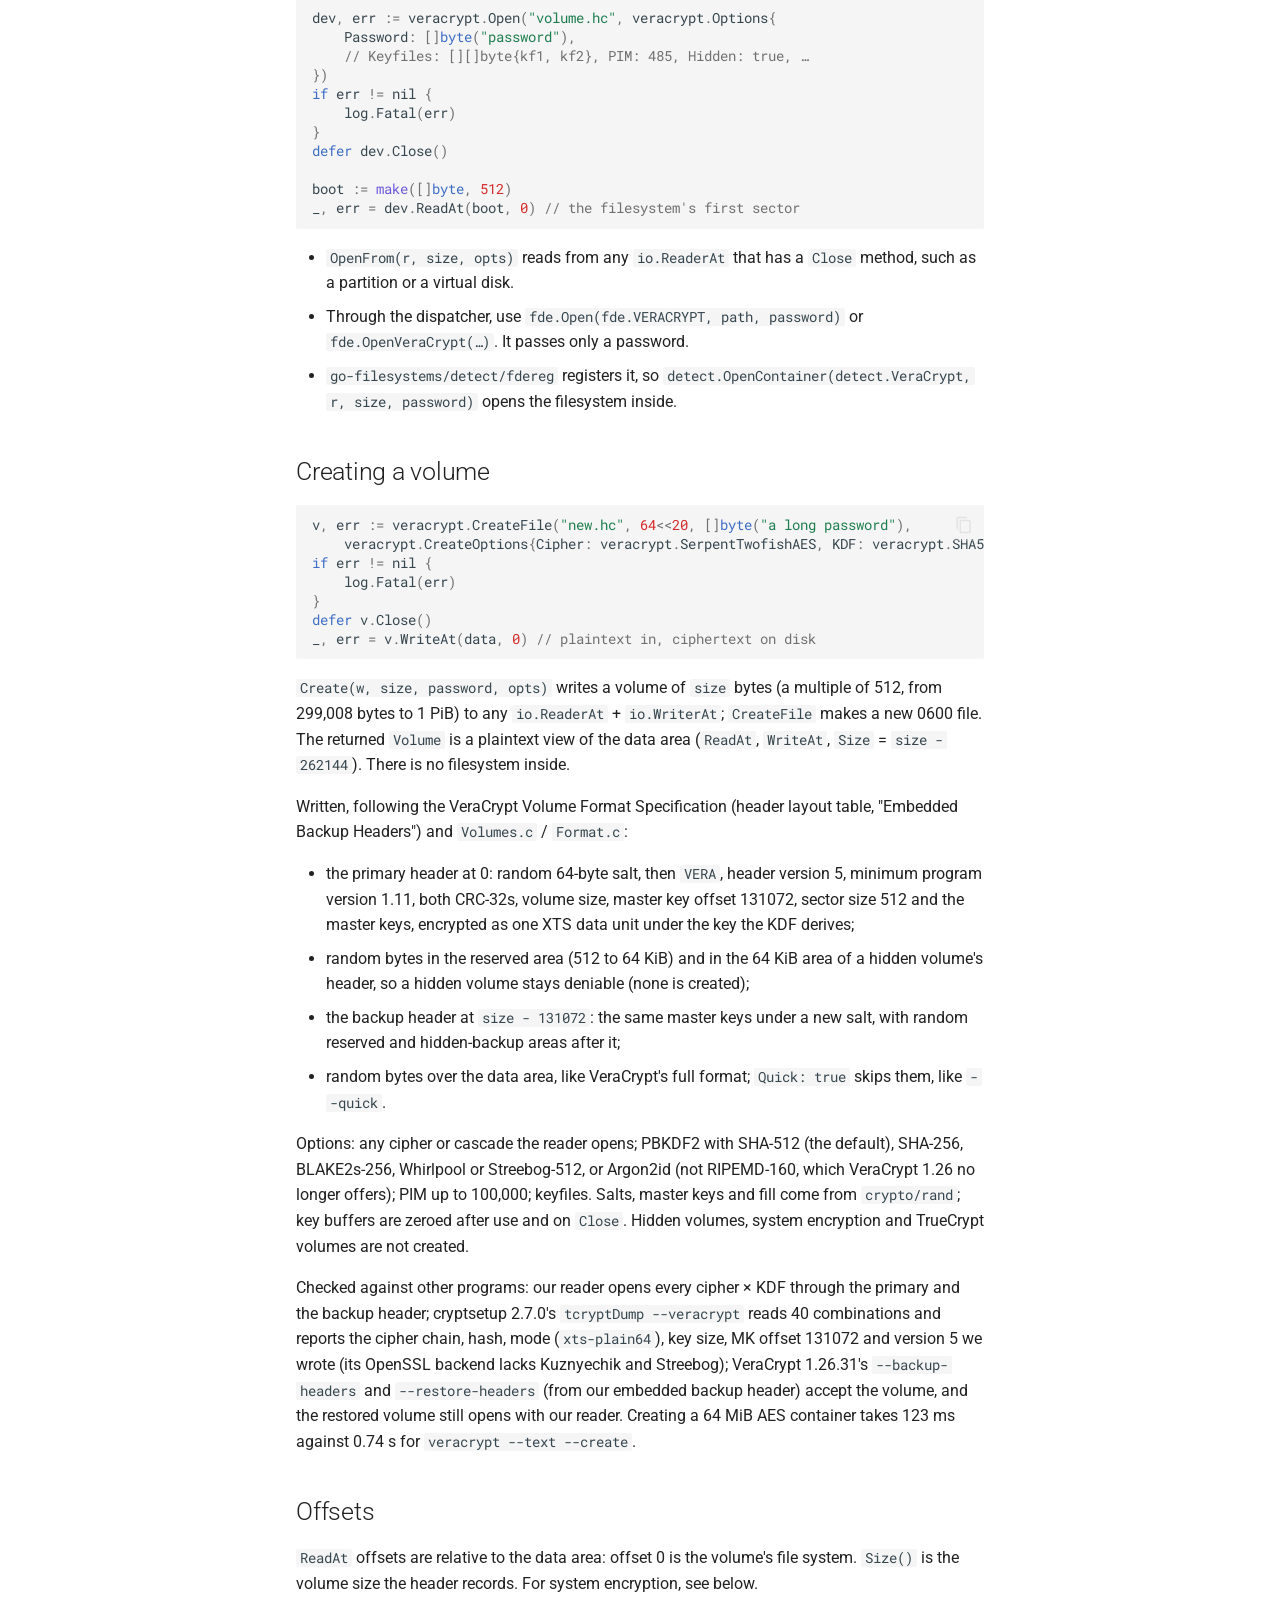
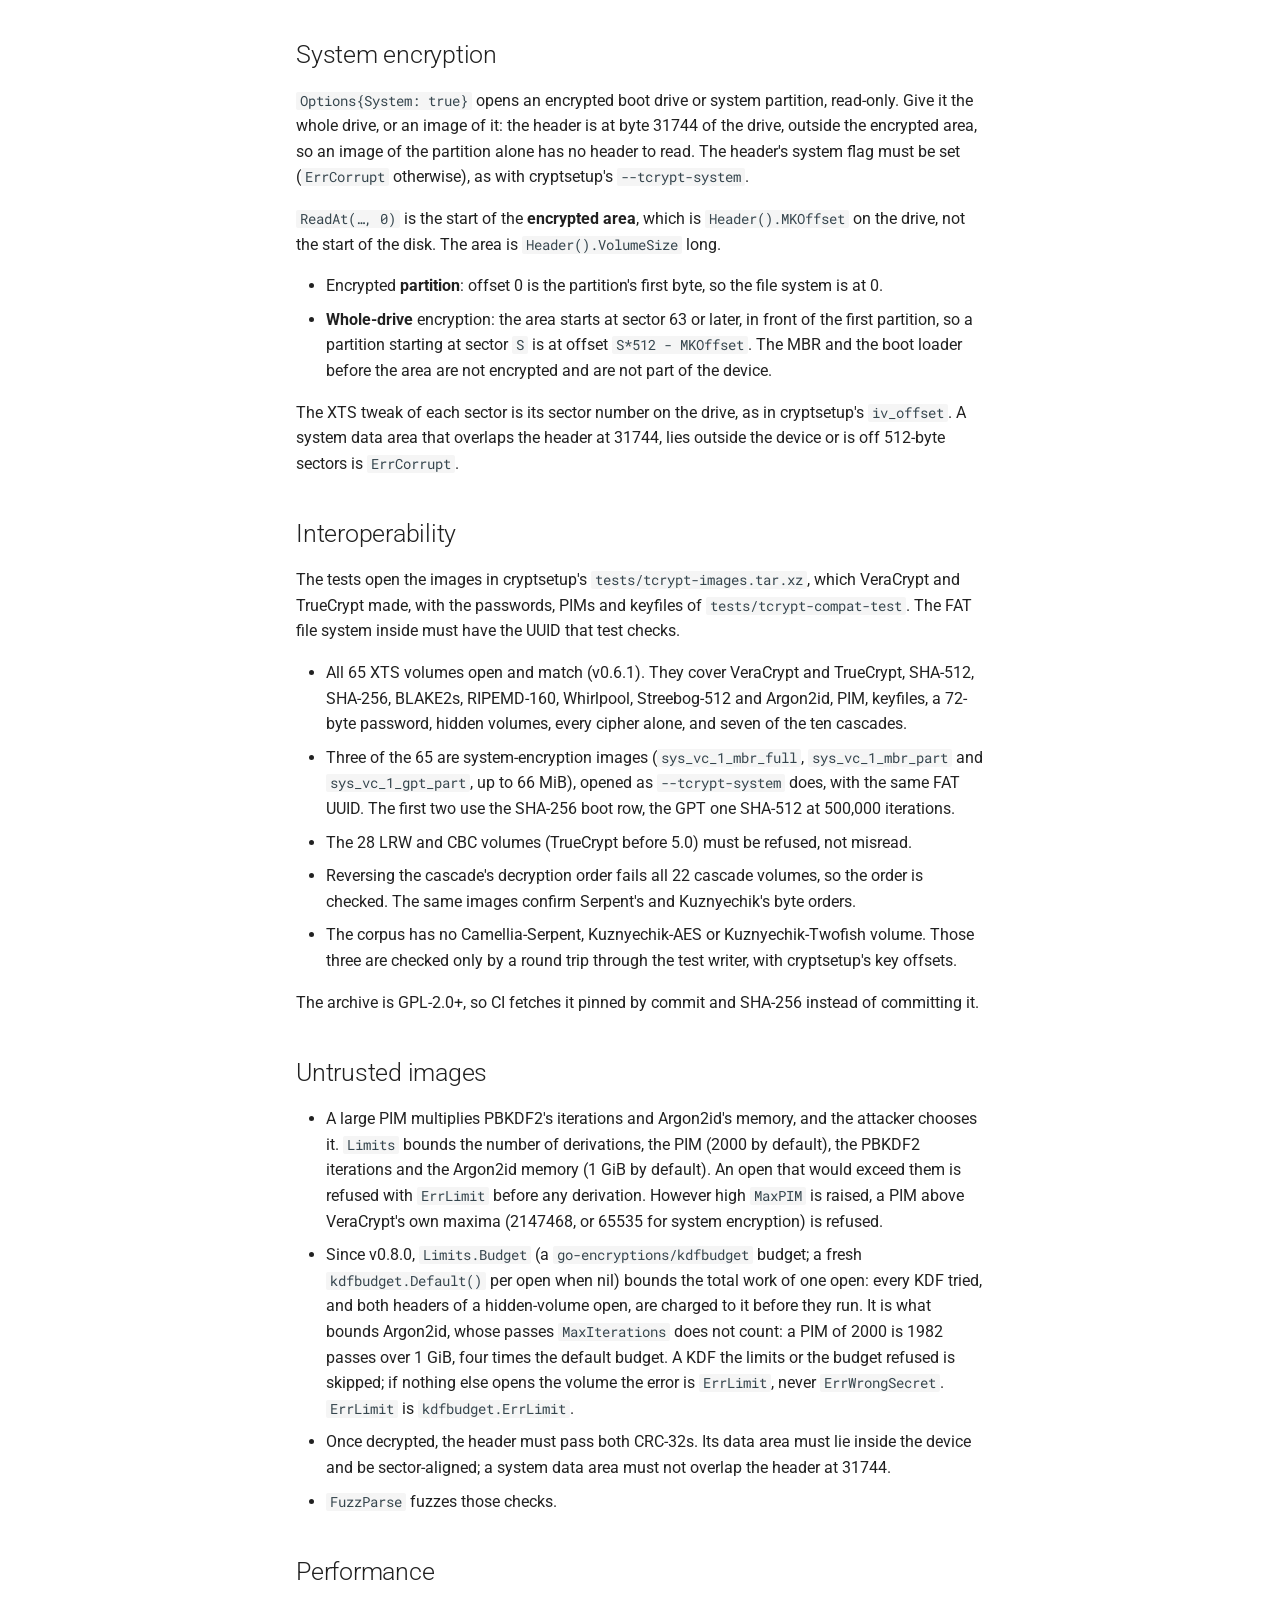
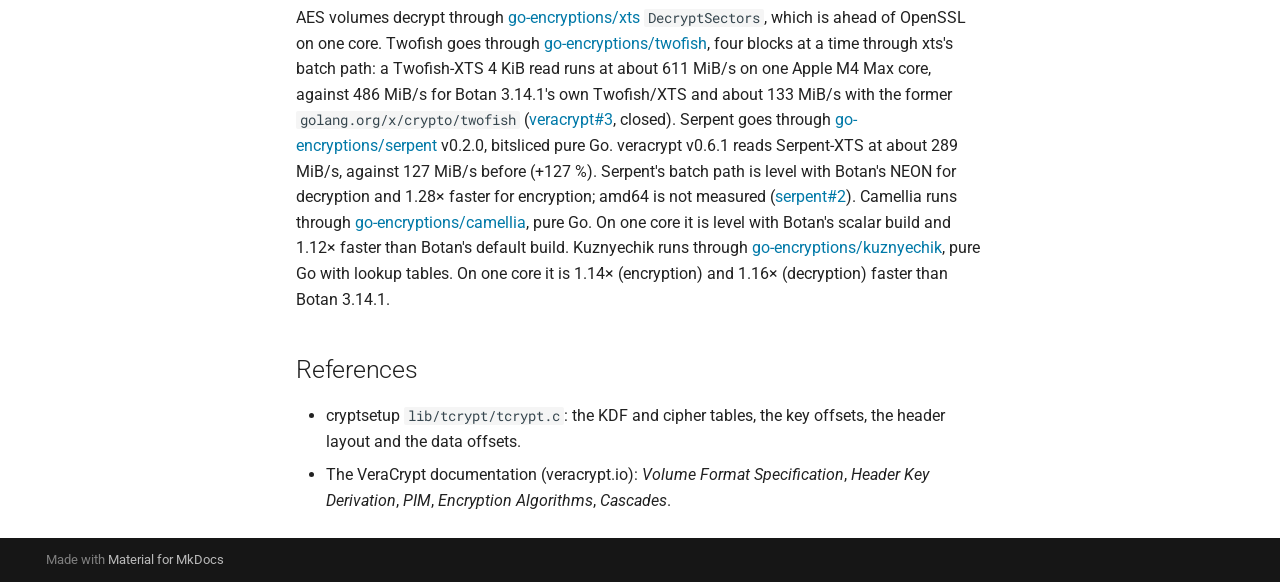
<file: 0.1/components/veracrypt/index.html>
<!doctype html>
<html lang="en" class="no-js">
  <head>
    
      <meta charset="utf-8">
      <meta name="viewport" content="width=device-width,initial-scale=1">
      
        <meta name="description" content="Pure-Go full-disk encryption — a unified dispatcher over LUKS1/LUKS2, APFS FileVault 2, BitLocker (read-only) and VeraCrypt (read, and create), and a plaintext passthrough backend. No cgo, no root, interoperable with cryptsetup and diskutil.">
      
      
      
        <link rel="canonical" href="https://go-fde.github.io/docs/0.1/components/veracrypt/">
      
      
        <link rel="prev" href="../bitlocker/">
      
      
        <link rel="next" href="../zed/">
      
      
        
      
      
      <link rel="icon" href="../../assets/logo.svg">
      <meta name="generator" content="mkdocs-1.6.1, mkdocs-material-9.8.2">
    
    
      
        <title>veracrypt — VeraCrypt and TrueCrypt (read; create VeraCrypt) - go-fde</title>
      
    
    
      <link rel="stylesheet" href="../../assets/stylesheets/main.57a0d79d.min.css">
      
        
        <link rel="stylesheet" href="../../assets/stylesheets/palette.fb2fffe2.min.css">
      
      


    
    
      
    
    
      
        
        
        <link rel="preconnect" href="https://fonts.gstatic.com" crossorigin>
        <link rel="stylesheet" href="https://fonts.googleapis.com/css?family=Roboto:300,300i,400,400i,700,700i%7CRoboto+Mono:400,400i,700,700i&display=fallback">
        <style>:root{--md-text-font:"Roboto";--md-code-font:"Roboto Mono"}</style>
      
    
    
      <link rel="stylesheet" href="../../stylesheets/brand.css">
    
    <script>__md_scope=new URL("../..",location),__md_hash=e=>[...e].reduce(((e,_)=>(e<<5)-e+_.charCodeAt(0)),0),__md_get=(e,_=localStorage,t=__md_scope)=>JSON.parse(_.getItem(t.pathname+"."+e)),__md_set=(e,_,t=localStorage,a=__md_scope)=>{try{t.setItem(a.pathname+"."+e,JSON.stringify(_))}catch(e){}}</script>
    
      

    
    
  </head>
  
  
    
    
      
    
    
    
    
    <body dir="ltr" data-md-color-scheme="default" data-md-color-primary="custom" data-md-color-accent="custom">
  
    
    <input class="md-toggle" data-md-toggle="drawer" type="checkbox" id="__drawer" autocomplete="off">
    <input class="md-toggle" data-md-toggle="search" type="checkbox" id="__search" autocomplete="off">
    <label class="md-overlay" for="__drawer"></label>
    <div data-md-component="skip">
      
        
        <a href="#veracrypt-veracrypt-and-truecrypt-read-create-veracrypt" class="md-skip">
          Skip to content
        </a>
      
    </div>
    <div data-md-component="announce">
      
    </div>
    
      <div data-md-color-scheme="default" data-md-component="outdated" hidden>
        
      </div>
    
    
      

  

<header class="md-header md-header--shadow" data-md-component="header">
  <nav class="md-header__inner md-grid" aria-label="Header">
    <a href="../.." title="go-fde" class="md-header__button md-logo" aria-label="go-fde" data-md-component="logo">
      
  <img src="../../assets/logo.svg" alt="logo">

    </a>
    <label class="md-header__button md-icon" for="__drawer">
      
      <svg xmlns="http://www.w3.org/2000/svg" viewBox="0 0 24 24"><path d="M3 6h18v2H3zm0 5h18v2H3zm0 5h18v2H3z"/></svg>
    </label>
    <div class="md-header__title" data-md-component="header-title">
      <div class="md-header__ellipsis">
        <div class="md-header__topic">
          <span class="md-ellipsis">
            go-fde
          </span>
        </div>
        <div class="md-header__topic" data-md-component="header-topic">
          <span class="md-ellipsis">
            
              veracrypt — VeraCrypt and TrueCrypt (read; create VeraCrypt)
            
          </span>
        </div>
      </div>
    </div>
    
      
        <form class="md-header__option" data-md-component="palette">
  
    
    
    
    <input class="md-option" data-md-color-media="(prefers-color-scheme: light)" data-md-color-scheme="default" data-md-color-primary="custom" data-md-color-accent="custom"  aria-label="Dark mode"  type="radio" name="__palette" id="__palette_0">
    
      <label class="md-header__button md-icon" title="Dark mode" for="__palette_1" hidden>
        <svg xmlns="http://www.w3.org/2000/svg" viewBox="0 0 24 24"><path d="m17.75 4.09-2.53 1.94.91 3.06-2.63-1.81-2.63 1.81.91-3.06-2.53-1.94L12.44 4l1.06-3 1.06 3zm3.5 6.91-1.64 1.25.59 1.98-1.7-1.17-1.7 1.17.59-1.98L15.75 11l2.06-.05L18.5 9l.69 1.95zm-2.28 4.95c.83-.08 1.72 1.1 1.19 1.85-.32.45-.66.87-1.08 1.27C15.17 23 8.84 23 4.94 19.07c-3.91-3.9-3.91-10.24 0-14.14.4-.4.82-.76 1.27-1.08.75-.53 1.93.36 1.85 1.19-.27 2.86.69 5.83 2.89 8.02a9.96 9.96 0 0 0 8.02 2.89m-1.64 2.02a12.08 12.08 0 0 1-7.8-3.47c-2.17-2.19-3.33-5-3.49-7.82-2.81 3.14-2.7 7.96.31 10.98 3.02 3.01 7.84 3.12 10.98.31"/></svg>
      </label>
    
  
    
    
    
    <input class="md-option" data-md-color-media="(prefers-color-scheme: dark)" data-md-color-scheme="slate" data-md-color-primary="custom" data-md-color-accent="custom"  aria-label="Light mode"  type="radio" name="__palette" id="__palette_1">
    
      <label class="md-header__button md-icon" title="Light mode" for="__palette_0" hidden>
        <svg xmlns="http://www.w3.org/2000/svg" viewBox="0 0 24 24"><path d="M12 7a5 5 0 0 1 5 5 5 5 0 0 1-5 5 5 5 0 0 1-5-5 5 5 0 0 1 5-5m0 2a3 3 0 0 0-3 3 3 3 0 0 0 3 3 3 3 0 0 0 3-3 3 3 0 0 0-3-3m0-7 2.39 3.42C13.65 5.15 12.84 5 12 5s-1.65.15-2.39.42zM3.34 7l4.16-.35A7.2 7.2 0 0 0 5.94 8.5c-.44.74-.69 1.5-.83 2.29zm.02 10 1.76-3.77a7.131 7.131 0 0 0 2.38 4.14zM20.65 7l-1.77 3.79a7.02 7.02 0 0 0-2.38-4.15zm-.01 10-4.14.36c.59-.51 1.12-1.14 1.54-1.86.42-.73.69-1.5.83-2.29zM12 22l-2.41-3.44c.74.27 1.55.44 2.41.44.82 0 1.63-.17 2.37-.44z"/></svg>
      </label>
    
  
</form>
      
    
    
      <script>var palette=__md_get("__palette");if(palette&&palette.color){if("(prefers-color-scheme)"===palette.color.media){var media=matchMedia("(prefers-color-scheme: light)"),input=document.querySelector(media.matches?"[data-md-color-media='(prefers-color-scheme: light)']":"[data-md-color-media='(prefers-color-scheme: dark)']");palette.color.media=input.getAttribute("data-md-color-media"),palette.color.scheme=input.getAttribute("data-md-color-scheme"),palette.color.primary=input.getAttribute("data-md-color-primary"),palette.color.accent=input.getAttribute("data-md-color-accent")}for(var[key,value]of Object.entries(palette.color))document.body.setAttribute("data-md-color-"+key,value)}</script>
    
    
    
      
      
        <label class="md-header__button md-icon" for="__search">
          
          <svg xmlns="http://www.w3.org/2000/svg" viewBox="0 0 24 24"><path d="M9.5 3A6.5 6.5 0 0 1 16 9.5c0 1.61-.59 3.09-1.56 4.23l.27.27h.79l5 5-1.5 1.5-5-5v-.79l-.27-.27A6.52 6.52 0 0 1 9.5 16 6.5 6.5 0 0 1 3 9.5 6.5 6.5 0 0 1 9.5 3m0 2C7 5 5 7 5 9.5S7 14 9.5 14 14 12 14 9.5 12 5 9.5 5"/></svg>
        </label>
        <div class="md-search" data-md-component="search" role="dialog">
  <label class="md-search__overlay" for="__search"></label>
  <div class="md-search__inner" role="search">
    <form class="md-search__form" name="search">
      <input type="text" class="md-search__input" name="query" aria-label="Search" placeholder="Search" autocapitalize="off" autocorrect="off" autocomplete="off" spellcheck="false" data-md-component="search-query" required>
      <label class="md-search__icon md-icon" for="__search">
        
        <svg xmlns="http://www.w3.org/2000/svg" viewBox="0 0 24 24"><path d="M9.5 3A6.5 6.5 0 0 1 16 9.5c0 1.61-.59 3.09-1.56 4.23l.27.27h.79l5 5-1.5 1.5-5-5v-.79l-.27-.27A6.52 6.52 0 0 1 9.5 16 6.5 6.5 0 0 1 3 9.5 6.5 6.5 0 0 1 9.5 3m0 2C7 5 5 7 5 9.5S7 14 9.5 14 14 12 14 9.5 12 5 9.5 5"/></svg>
        
        <svg xmlns="http://www.w3.org/2000/svg" viewBox="0 0 24 24"><path d="M20 11v2H8l5.5 5.5-1.42 1.42L4.16 12l7.92-7.92L13.5 5.5 8 11z"/></svg>
      </label>
      <nav class="md-search__options" aria-label="Search">
        
        <button type="reset" class="md-search__icon md-icon" title="Clear" aria-label="Clear" tabindex="-1">
          
          <svg xmlns="http://www.w3.org/2000/svg" viewBox="0 0 24 24"><path d="M19 6.41 17.59 5 12 10.59 6.41 5 5 6.41 10.59 12 5 17.59 6.41 19 12 13.41 17.59 19 19 17.59 13.41 12z"/></svg>
        </button>
      </nav>
      
        <div class="md-search__suggest" data-md-component="search-suggest"></div>
      
    </form>
    <div class="md-search__output">
      <div class="md-search__scrollwrap" tabindex="0" data-md-scrollfix>
        <div class="md-search-result" data-md-component="search-result">
          <div class="md-search-result__meta">
            Initializing search
          </div>
          <ol class="md-search-result__list" role="presentation"></ol>
        </div>
      </div>
    </div>
  </div>
</div>
      
    
    
      <div class="md-header__source">
        <a href="https://github.com/go-fde" title="Go to repository" class="md-source" data-md-component="source">
  <div class="md-source__icon md-icon">
    
    <svg xmlns="http://www.w3.org/2000/svg" viewBox="0 0 448 512"><!--! Font Awesome Free 7.1.0 by @fontawesome - https://fontawesome.com License - https://fontawesome.com/license/free (Icons: CC BY 4.0, Fonts: SIL OFL 1.1, Code: MIT License) Copyright 2025 Fonticons, Inc.--><path d="M439.6 236.1 244 40.5c-5.4-5.5-12.8-8.5-20.4-8.5s-15 3-20.4 8.4L162.5 81l51.5 51.5c27.1-9.1 52.7 16.8 43.4 43.7l49.7 49.7c34.2-11.8 61.2 31 35.5 56.7-26.5 26.5-70.2-2.9-56-37.3L240.3 199v121.9c25.3 12.5 22.3 41.8 9.1 55-6.4 6.4-15.2 10.1-24.3 10.1s-17.8-3.6-24.3-10.1c-17.6-17.6-11.1-46.9 11.2-56v-123c-20.8-8.5-24.6-30.7-18.6-45L142.6 101 8.5 235.1C3 240.6 0 247.9 0 255.5s3 15 8.5 20.4l195.6 195.7c5.4 5.4 12.7 8.4 20.4 8.4s15-3 20.4-8.4l194.7-194.7c5.4-5.4 8.4-12.8 8.4-20.4s-3-15-8.4-20.4"/></svg>
  </div>
  <div class="md-source__repository">
    go-fde
  </div>
</a>
      </div>
    
  </nav>
  
</header>
    
    <div class="md-container" data-md-component="container">
      
      
        
          
        
      
      <main class="md-main" data-md-component="main">
        <div class="md-main__inner md-grid">
          
            
              
              <div class="md-sidebar md-sidebar--primary" data-md-component="sidebar" data-md-type="navigation" >
                <div class="md-sidebar__scrollwrap">
                  <div class="md-sidebar__inner">
                    



<nav class="md-nav md-nav--primary" aria-label="Navigation" data-md-level="0">
  <label class="md-nav__title" for="__drawer">
    <a href="../.." title="go-fde" class="md-nav__button md-logo" aria-label="go-fde" data-md-component="logo">
      
  <img src="../../assets/logo.svg" alt="logo">

    </a>
    go-fde
  </label>
  
    <div class="md-nav__source">
      <a href="https://github.com/go-fde" title="Go to repository" class="md-source" data-md-component="source">
  <div class="md-source__icon md-icon">
    
    <svg xmlns="http://www.w3.org/2000/svg" viewBox="0 0 448 512"><!--! Font Awesome Free 7.1.0 by @fontawesome - https://fontawesome.com License - https://fontawesome.com/license/free (Icons: CC BY 4.0, Fonts: SIL OFL 1.1, Code: MIT License) Copyright 2025 Fonticons, Inc.--><path d="M439.6 236.1 244 40.5c-5.4-5.5-12.8-8.5-20.4-8.5s-15 3-20.4 8.4L162.5 81l51.5 51.5c27.1-9.1 52.7 16.8 43.4 43.7l49.7 49.7c34.2-11.8 61.2 31 35.5 56.7-26.5 26.5-70.2-2.9-56-37.3L240.3 199v121.9c25.3 12.5 22.3 41.8 9.1 55-6.4 6.4-15.2 10.1-24.3 10.1s-17.8-3.6-24.3-10.1c-17.6-17.6-11.1-46.9 11.2-56v-123c-20.8-8.5-24.6-30.7-18.6-45L142.6 101 8.5 235.1C3 240.6 0 247.9 0 255.5s3 15 8.5 20.4l195.6 195.7c5.4 5.4 12.7 8.4 20.4 8.4s15-3 20.4-8.4l194.7-194.7c5.4-5.4 8.4-12.8 8.4-20.4s-3-15-8.4-20.4"/></svg>
  </div>
  <div class="md-source__repository">
    go-fde
  </div>
</a>
    </div>
  
  <ul class="md-nav__list" data-md-scrollfix>
    
      
      
  
  
  
  
    <li class="md-nav__item">
      <a href="../.." class="md-nav__link">
        
  
  
  <span class="md-ellipsis">
    
  
    Home
  

    
  </span>
  
  

      </a>
    </li>
  

    
      
      
  
  
    
  
  
  
    
    
    
    
      
        
        
      
    
    
    <li class="md-nav__item md-nav__item--active md-nav__item--section md-nav__item--nested">
      
        
        
        <input class="md-nav__toggle md-toggle " type="checkbox" id="__nav_2" checked>
        
          
          <label class="md-nav__link" for="__nav_2" id="__nav_2_label" tabindex="">
            
  
  
  <span class="md-ellipsis">
    
  
    Components
  

    
  </span>
  
  

            <span class="md-nav__icon md-icon"></span>
          </label>
        
        <nav class="md-nav" data-md-level="1" aria-labelledby="__nav_2_label" aria-expanded="true">
          <label class="md-nav__title" for="__nav_2">
            <span class="md-nav__icon md-icon"></span>
            
  
    Components
  

          </label>
          <ul class="md-nav__list" data-md-scrollfix>
            
              
                
  
  
  
  
    <li class="md-nav__item">
      <a href="../" class="md-nav__link">
        
  
  
  <span class="md-ellipsis">
    
  
    Overview
  

    
  </span>
  
  

      </a>
    </li>
  

              
            
              
                
  
  
  
  
    <li class="md-nav__item">
      <a href="../fde/" class="md-nav__link">
        
  
  
  <span class="md-ellipsis">
    
  
    fde — unified dispatcher
  

    
  </span>
  
  

      </a>
    </li>
  

              
            
              
                
  
  
  
  
    <li class="md-nav__item">
      <a href="../luks/" class="md-nav__link">
        
  
  
  <span class="md-ellipsis">
    
  
    luks — LUKS1/LUKS2
  

    
  </span>
  
  

      </a>
    </li>
  

              
            
              
                
  
  
  
  
    <li class="md-nav__item">
      <a href="../apfs/" class="md-nav__link">
        
  
  
  <span class="md-ellipsis">
    
  
    apfs — APFS FileVault 2
  

    
  </span>
  
  

      </a>
    </li>
  

              
            
              
                
  
  
  
  
    <li class="md-nav__item">
      <a href="../bitlocker/" class="md-nav__link">
        
  
  
  <span class="md-ellipsis">
    
  
    bitlocker — BitLocker (read-only)
  

    
  </span>
  
  

      </a>
    </li>
  

              
            
              
                
  
  
    
  
  
  
    <li class="md-nav__item md-nav__item--active">
      
      <input class="md-nav__toggle md-toggle" type="checkbox" id="__toc">
      
      
        
      
      
        <label class="md-nav__link md-nav__link--active" for="__toc">
          
  
  
  <span class="md-ellipsis">
    
  
    veracrypt — VeraCrypt and TrueCrypt (read; create VeraCrypt)
  

    
  </span>
  
  

          <span class="md-nav__icon md-icon"></span>
        </label>
      
      <a href="./" class="md-nav__link md-nav__link--active">
        
  
  
  <span class="md-ellipsis">
    
  
    veracrypt — VeraCrypt and TrueCrypt (read; create VeraCrypt)
  

    
  </span>
  
  

      </a>
      
        

<nav class="md-nav md-nav--secondary" aria-label="Table of contents">
  
  
  
    
  
  
    <label class="md-nav__title" for="__toc">
      <span class="md-nav__icon md-icon"></span>
      Table of contents
    </label>
    <ul class="md-nav__list" data-md-component="toc" data-md-scrollfix>
      
        <li class="md-nav__item">
  <a href="#how-a-volume-opens" class="md-nav__link">
    <span class="md-ellipsis">
      
        How a volume opens
      
    </span>
  </a>
  
</li>
      
        <li class="md-nav__item">
  <a href="#what-it-reads" class="md-nav__link">
    <span class="md-ellipsis">
      
        What it reads
      
    </span>
  </a>
  
</li>
      
        <li class="md-nav__item">
  <a href="#usage" class="md-nav__link">
    <span class="md-ellipsis">
      
        Usage
      
    </span>
  </a>
  
</li>
      
        <li class="md-nav__item">
  <a href="#creating-a-volume" class="md-nav__link">
    <span class="md-ellipsis">
      
        Creating a volume
      
    </span>
  </a>
  
</li>
      
        <li class="md-nav__item">
  <a href="#offsets" class="md-nav__link">
    <span class="md-ellipsis">
      
        Offsets
      
    </span>
  </a>
  
</li>
      
        <li class="md-nav__item">
  <a href="#system-encryption" class="md-nav__link">
    <span class="md-ellipsis">
      
        System encryption
      
    </span>
  </a>
  
</li>
      
        <li class="md-nav__item">
  <a href="#interoperability" class="md-nav__link">
    <span class="md-ellipsis">
      
        Interoperability
      
    </span>
  </a>
  
</li>
      
        <li class="md-nav__item">
  <a href="#untrusted-images" class="md-nav__link">
    <span class="md-ellipsis">
      
        Untrusted images
      
    </span>
  </a>
  
</li>
      
        <li class="md-nav__item">
  <a href="#performance" class="md-nav__link">
    <span class="md-ellipsis">
      
        Performance
      
    </span>
  </a>
  
</li>
      
        <li class="md-nav__item">
  <a href="#references" class="md-nav__link">
    <span class="md-ellipsis">
      
        References
      
    </span>
  </a>
  
</li>
      
    </ul>
  
</nav>
      
    </li>
  

              
            
              
                
  
  
  
  
    <li class="md-nav__item">
      <a href="../zed/" class="md-nav__link">
        
  
  
  <span class="md-ellipsis">
    
  
    zed — Prim'X ZED! archives (read-only)
  

    
  </span>
  
  

      </a>
    </li>
  

              
            
              
                
  
  
  
  
    <li class="md-nav__item">
      <a href="../clear/" class="md-nav__link">
        
  
  
  <span class="md-ellipsis">
    
  
    clear — plaintext passthrough
  

    
  </span>
  
  

      </a>
    </li>
  

              
            
          </ul>
        </nav>
      
    </li>
  

    
  </ul>
</nav>
                  </div>
                </div>
              </div>
            
            
              
              <div class="md-sidebar md-sidebar--secondary" data-md-component="sidebar" data-md-type="toc" >
                <div class="md-sidebar__scrollwrap">
                  <div class="md-sidebar__inner">
                    

<nav class="md-nav md-nav--secondary" aria-label="Table of contents">
  
  
  
    
  
  
    <label class="md-nav__title" for="__toc">
      <span class="md-nav__icon md-icon"></span>
      Table of contents
    </label>
    <ul class="md-nav__list" data-md-component="toc" data-md-scrollfix>
      
        <li class="md-nav__item">
  <a href="#how-a-volume-opens" class="md-nav__link">
    <span class="md-ellipsis">
      
        How a volume opens
      
    </span>
  </a>
  
</li>
      
        <li class="md-nav__item">
  <a href="#what-it-reads" class="md-nav__link">
    <span class="md-ellipsis">
      
        What it reads
      
    </span>
  </a>
  
</li>
      
        <li class="md-nav__item">
  <a href="#usage" class="md-nav__link">
    <span class="md-ellipsis">
      
        Usage
      
    </span>
  </a>
  
</li>
      
        <li class="md-nav__item">
  <a href="#creating-a-volume" class="md-nav__link">
    <span class="md-ellipsis">
      
        Creating a volume
      
    </span>
  </a>
  
</li>
      
        <li class="md-nav__item">
  <a href="#offsets" class="md-nav__link">
    <span class="md-ellipsis">
      
        Offsets
      
    </span>
  </a>
  
</li>
      
        <li class="md-nav__item">
  <a href="#system-encryption" class="md-nav__link">
    <span class="md-ellipsis">
      
        System encryption
      
    </span>
  </a>
  
</li>
      
        <li class="md-nav__item">
  <a href="#interoperability" class="md-nav__link">
    <span class="md-ellipsis">
      
        Interoperability
      
    </span>
  </a>
  
</li>
      
        <li class="md-nav__item">
  <a href="#untrusted-images" class="md-nav__link">
    <span class="md-ellipsis">
      
        Untrusted images
      
    </span>
  </a>
  
</li>
      
        <li class="md-nav__item">
  <a href="#performance" class="md-nav__link">
    <span class="md-ellipsis">
      
        Performance
      
    </span>
  </a>
  
</li>
      
        <li class="md-nav__item">
  <a href="#references" class="md-nav__link">
    <span class="md-ellipsis">
      
        References
      
    </span>
  </a>
  
</li>
      
    </ul>
  
</nav>
                  </div>
                </div>
              </div>
            
          
          
            <div class="md-content" data-md-component="content">
              
              <article class="md-content__inner md-typeset">
                
                  



<h1 id="veracrypt-veracrypt-and-truecrypt-read-create-veracrypt">veracrypt — VeraCrypt and TrueCrypt (read; create VeraCrypt)</h1>
<p><code>github.com/go-fde/veracrypt</code> reads VeraCrypt and TrueCrypt volumes in pure
Go and returns the decrypted volume as an <code>io.ReaderAt</code>. A <code>Device</code> does not
write: <code>WriteAt</code> returns <code>ErrReadOnly</code>. Since v0.7.0 it also
<a href="#creating-a-volume">creates VeraCrypt volumes</a>.</p>
<h2 id="how-a-volume-opens">How a volume opens</h2>
<p>A VeraCrypt header looks like random bytes: nothing on disk names the key
derivation or the cipher. Opening a volume therefore works by trial, as in
cryptsetup's tcrypt support:</p>
<div class="highlight"><pre><span></span><code>password ‖ keyfile pool ──each allowed KDF──▶ 192-byte header key
                                                   │
             each allowed cipher chain (XTS, tweak 0, last link first)
                                                   ▼
               448-byte header: "VERA" / "TRUE", header CRC-32, keys CRC-32
                                                   │ match
                                                   ▼
                     master keys ──XTS, tweak = mk_offset/512 + sector──▶ data area
</code></pre></div>
<p>A KDF costs about half a second (500,000 PBKDF2 iterations, or Argon2id at
416 MiB). With a wrong password every pair is tried, so the refusal takes
seconds. Naming the KDF and the cipher in <code>Options</code> skips the others.</p>
<p>Because the header cannot be recognised, the <a href="../fde/"><code>fde</code></a> dispatcher's
<code>Auto</code> never chooses VeraCrypt: name it with <code>fde.VERACRYPT</code>.</p>
<h2 id="what-it-reads">What it reads</h2>
<table>
<thead>
<tr>
<th></th>
<th></th>
</tr>
</thead>
<tbody>
<tr>
<td>Ciphers (XTS)</td>
<td>every XTS chain VeraCrypt offers: AES, Camellia, Kuznyechik, Serpent, Twofish, and the cascades AES-Twofish, AES-Twofish-Serpent, Camellia-Kuznyechik, Camellia-Serpent, Kuznyechik-AES, Kuznyechik-Serpent-Camellia, Kuznyechik-Twofish, Serpent-AES, Serpent-Twofish-AES, Twofish-Serpent</td>
</tr>
<tr>
<td>KDFs</td>
<td>every KDF cryptsetup's tcrypt tries: PBKDF2 with SHA-512, SHA-256, BLAKE2s-256, RIPEMD-160, Whirlpool or Streebog-512; Argon2id; TrueCrypt's PBKDF2-SHA-1 with <code>Legacy</code>; with <code>System</code>, also VeraCrypt's boot rows (SHA-256 and BLAKE2s-256 at 200,000 iterations, RIPEMD-160 at 327,661, PIM multiplier 2048); not VeraCrypt's Streebog boot row (200,000 iterations), which cryptsetup comments out too</td>
</tr>
<tr>
<td>Options</td>
<td>PIM, keyfiles (up to 1 MiB each), passwords up to 128 bytes</td>
</tr>
<tr>
<td>Volumes</td>
<td>normal, hidden, backup headers; system encryption (<code>System</code>); VeraCrypt and TrueCrypt 5.0 and later</td>
</tr>
</tbody>
</table>
<p><strong>Not supported yet.</strong> A volume that uses these fails like a wrong
password, because nothing on disk can tell the two apart:</p>
<ul>
<li>TrueCrypt's LRW and CBC modes, and headers older than version 3.</li>
</ul>
<p><strong>Refused</strong> with <code>ErrUnsupported</code>: a hidden operating system (a system
header that records a hidden size), a system header opened without
<code>System</code>, <code>System</code> combined with <code>Hidden</code> or <code>Backup</code>, and sector sizes
other than 512 bytes.</p>
<h2 id="usage">Usage</h2>
<div class="highlight"><pre><span></span><code><span class="kn">import</span><span class="w"> </span><span class="s">"github.com/go-fde/veracrypt"</span>

<span class="nx">dev</span><span class="p">,</span><span class="w"> </span><span class="nx">err</span><span class="w"> </span><span class="o">:=</span><span class="w"> </span><span class="nx">veracrypt</span><span class="p">.</span><span class="nx">Open</span><span class="p">(</span><span class="s">"volume.hc"</span><span class="p">,</span><span class="w"> </span><span class="nx">veracrypt</span><span class="p">.</span><span class="nx">Options</span><span class="p">{</span>
<span class="w">    </span><span class="nx">Password</span><span class="p">:</span><span class="w"> </span><span class="p">[]</span><span class="kt">byte</span><span class="p">(</span><span class="s">"password"</span><span class="p">),</span>
<span class="w">    </span><span class="c1">// Keyfiles: [][]byte{kf1, kf2}, PIM: 485, Hidden: true, …</span>
<span class="p">})</span>
<span class="k">if</span><span class="w"> </span><span class="nx">err</span><span class="w"> </span><span class="o">!=</span><span class="w"> </span><span class="kc">nil</span><span class="w"> </span><span class="p">{</span>
<span class="w">    </span><span class="nx">log</span><span class="p">.</span><span class="nx">Fatal</span><span class="p">(</span><span class="nx">err</span><span class="p">)</span>
<span class="p">}</span>
<span class="k">defer</span><span class="w"> </span><span class="nx">dev</span><span class="p">.</span><span class="nx">Close</span><span class="p">()</span>

<span class="nx">boot</span><span class="w"> </span><span class="o">:=</span><span class="w"> </span><span class="nb">make</span><span class="p">([]</span><span class="kt">byte</span><span class="p">,</span><span class="w"> </span><span class="mi">512</span><span class="p">)</span>
<span class="nx">_</span><span class="p">,</span><span class="w"> </span><span class="nx">err</span><span class="w"> </span><span class="o">=</span><span class="w"> </span><span class="nx">dev</span><span class="p">.</span><span class="nx">ReadAt</span><span class="p">(</span><span class="nx">boot</span><span class="p">,</span><span class="w"> </span><span class="mi">0</span><span class="p">)</span><span class="w"> </span><span class="c1">// the filesystem's first sector</span>
</code></pre></div>
<ul>
<li><code>OpenFrom(r, size, opts)</code> reads from any <code>io.ReaderAt</code> that has a
  <code>Close</code> method, such as a partition or a virtual disk.</li>
<li>Through the dispatcher, use <code>fde.Open(fde.VERACRYPT, path, password)</code> or
  <code>fde.OpenVeraCrypt(…)</code>. It passes only a password.</li>
<li><code>go-filesystems/detect/fdereg</code> registers it, so
  <code>detect.OpenContainer(detect.VeraCrypt, r, size, password)</code> opens the
  filesystem inside.</li>
</ul>
<h2 id="creating-a-volume">Creating a volume</h2>
<div class="highlight"><pre><span></span><code><span class="nx">v</span><span class="p">,</span><span class="w"> </span><span class="nx">err</span><span class="w"> </span><span class="o">:=</span><span class="w"> </span><span class="nx">veracrypt</span><span class="p">.</span><span class="nx">CreateFile</span><span class="p">(</span><span class="s">"new.hc"</span><span class="p">,</span><span class="w"> </span><span class="mi">64</span><span class="o">&lt;&lt;</span><span class="mi">20</span><span class="p">,</span><span class="w"> </span><span class="p">[]</span><span class="kt">byte</span><span class="p">(</span><span class="s">"a long password"</span><span class="p">),</span>
<span class="w">    </span><span class="nx">veracrypt</span><span class="p">.</span><span class="nx">CreateOptions</span><span class="p">{</span><span class="nx">Cipher</span><span class="p">:</span><span class="w"> </span><span class="nx">veracrypt</span><span class="p">.</span><span class="nx">SerpentTwofishAES</span><span class="p">,</span><span class="w"> </span><span class="nx">KDF</span><span class="p">:</span><span class="w"> </span><span class="nx">veracrypt</span><span class="p">.</span><span class="nx">SHA512</span><span class="p">})</span>
<span class="k">if</span><span class="w"> </span><span class="nx">err</span><span class="w"> </span><span class="o">!=</span><span class="w"> </span><span class="kc">nil</span><span class="w"> </span><span class="p">{</span>
<span class="w">    </span><span class="nx">log</span><span class="p">.</span><span class="nx">Fatal</span><span class="p">(</span><span class="nx">err</span><span class="p">)</span>
<span class="p">}</span>
<span class="k">defer</span><span class="w"> </span><span class="nx">v</span><span class="p">.</span><span class="nx">Close</span><span class="p">()</span>
<span class="nx">_</span><span class="p">,</span><span class="w"> </span><span class="nx">err</span><span class="w"> </span><span class="o">=</span><span class="w"> </span><span class="nx">v</span><span class="p">.</span><span class="nx">WriteAt</span><span class="p">(</span><span class="nx">data</span><span class="p">,</span><span class="w"> </span><span class="mi">0</span><span class="p">)</span><span class="w"> </span><span class="c1">// plaintext in, ciphertext on disk</span>
</code></pre></div>
<p><code>Create(w, size, password, opts)</code> writes a volume of <code>size</code> bytes (a multiple
of 512, from 299,008 bytes to 1 PiB) to any <code>io.ReaderAt</code> + <code>io.WriterAt</code>;
<code>CreateFile</code> makes a new 0600 file. The returned <code>Volume</code> is a plaintext view
of the data area (<code>ReadAt</code>, <code>WriteAt</code>, <code>Size</code> = <code>size - 262144</code>). There is no
filesystem inside.</p>
<p>Written, following the VeraCrypt Volume Format Specification (header layout
table, "Embedded Backup Headers") and <code>Volumes.c</code> / <code>Format.c</code>:</p>
<ul>
<li>the primary header at 0: random 64-byte salt, then <code>VERA</code>, header version
  5, minimum program version 1.11, both CRC-32s, volume size, master key
  offset 131072, sector size 512 and the master keys, encrypted as one XTS
  data unit under the key the KDF derives;</li>
<li>random bytes in the reserved area (512 to 64 KiB) and in the 64 KiB area of
  a hidden volume's header, so a hidden volume stays deniable (none is
  created);</li>
<li>the backup header at <code>size - 131072</code>: the same master keys under a new
  salt, with random reserved and hidden-backup areas after it;</li>
<li>random bytes over the data area, like VeraCrypt's full format;
  <code>Quick: true</code> skips them, like <code>--quick</code>.</li>
</ul>
<p>Options: any cipher or cascade the reader opens; PBKDF2 with SHA-512 (the
default), SHA-256, BLAKE2s-256, Whirlpool or Streebog-512, or Argon2id (not
RIPEMD-160, which VeraCrypt 1.26 no longer offers); PIM up to 100,000; keyfiles. Salts, master keys and fill come from
<code>crypto/rand</code>; key buffers are zeroed after use and on <code>Close</code>. Hidden
volumes, system encryption and TrueCrypt volumes are not created.</p>
<p>Checked against other programs: our reader opens every cipher × KDF through
the primary and the backup header; cryptsetup 2.7.0's <code>tcryptDump
--veracrypt</code> reads 40 combinations and reports the cipher chain, hash, mode
(<code>xts-plain64</code>), key size, MK offset 131072 and version 5 we wrote (its
OpenSSL backend lacks Kuznyechik and Streebog); VeraCrypt 1.26.31's
<code>--backup-headers</code> and <code>--restore-headers</code> (from our embedded backup header)
accept the volume, and the restored volume still opens with our reader.
Creating a 64 MiB AES container takes 123 ms against 0.74 s for
<code>veracrypt --text --create</code>.</p>
<h2 id="offsets">Offsets</h2>
<p><code>ReadAt</code> offsets are relative to the data area: offset 0 is the volume's
file system. <code>Size()</code> is the volume size the header records. For system
encryption, see below.</p>
<h2 id="system-encryption">System encryption</h2>
<p><code>Options{System: true}</code> opens an encrypted boot drive or system partition,
read-only. Give it the whole drive, or an image of it: the header is at
byte 31744 of the drive, outside the encrypted area, so an image of the
partition alone has no header to read. The header's system flag must be set
(<code>ErrCorrupt</code> otherwise), as with cryptsetup's <code>--tcrypt-system</code>.</p>
<p><code>ReadAt(…, 0)</code> is the start of the <strong>encrypted area</strong>, which is
<code>Header().MKOffset</code> on the drive, not the start of the disk. The area is
<code>Header().VolumeSize</code> long.</p>
<ul>
<li>Encrypted <strong>partition</strong>: offset 0 is the partition's first byte, so the
  file system is at 0.</li>
<li><strong>Whole-drive</strong> encryption: the area starts at sector 63 or later, in front
  of the first partition, so a partition starting at sector <code>S</code> is at offset
  <code>S*512 - MKOffset</code>. The MBR and the boot loader before the area are not
  encrypted and are not part of the device.</li>
</ul>
<p>The XTS tweak of each sector is its sector number on the drive, as in
cryptsetup's <code>iv_offset</code>. A system data area that overlaps the header at
31744, lies outside the device or is off 512-byte sectors is <code>ErrCorrupt</code>.</p>
<h2 id="interoperability">Interoperability</h2>
<p>The tests open the images in cryptsetup's <code>tests/tcrypt-images.tar.xz</code>,
which VeraCrypt and TrueCrypt made, with the passwords, PIMs and keyfiles of
<code>tests/tcrypt-compat-test</code>. The FAT file system inside must have the UUID
that test checks.</p>
<ul>
<li>All 65 XTS volumes open and match (v0.6.1). They cover VeraCrypt and
  TrueCrypt, SHA-512, SHA-256, BLAKE2s, RIPEMD-160, Whirlpool, Streebog-512
  and Argon2id, PIM, keyfiles, a 72-byte password, hidden volumes, every
  cipher alone, and seven of the ten cascades.</li>
<li>Three of the 65 are system-encryption images (<code>sys_vc_1_mbr_full</code>,
  <code>sys_vc_1_mbr_part</code> and <code>sys_vc_1_gpt_part</code>, up to 66 MiB), opened as
  <code>--tcrypt-system</code> does, with the same FAT UUID. The first two use the
  SHA-256 boot row, the GPT one SHA-512 at 500,000 iterations.</li>
<li>The 28 LRW and CBC volumes (TrueCrypt before 5.0) must be refused, not
  misread.</li>
<li>Reversing the cascade's decryption order fails all 22 cascade volumes,
  so the order is checked. The same images confirm Serpent's and
  Kuznyechik's byte orders.</li>
<li>The corpus has no Camellia-Serpent, Kuznyechik-AES or Kuznyechik-Twofish
  volume. Those three are checked only by a round trip through the test
  writer, with cryptsetup's key offsets.</li>
</ul>
<p>The archive is GPL-2.0+, so CI fetches it pinned by commit and SHA-256
instead of committing it.</p>
<h2 id="untrusted-images">Untrusted images</h2>
<ul>
<li>A large PIM multiplies PBKDF2's iterations and Argon2id's memory, and the
  attacker chooses it. <code>Limits</code> bounds the number of derivations, the PIM
  (2000 by default), the PBKDF2 iterations and the Argon2id memory (1 GiB by
  default). An open that would exceed them is refused with <code>ErrLimit</code> before
  any derivation. However high <code>MaxPIM</code> is raised, a PIM above VeraCrypt's own
  maxima (2147468, or 65535 for system encryption) is refused.</li>
<li>Since v0.8.0, <code>Limits.Budget</code> (a <code>go-encryptions/kdfbudget</code> budget; a fresh
  <code>kdfbudget.Default()</code> per open when nil) bounds the total work of one open:
  every KDF tried, and both headers of a hidden-volume open, are charged to it
  before they run. It is what bounds Argon2id, whose passes <code>MaxIterations</code>
  does not count: a PIM of 2000 is 1982 passes over 1 GiB, four times the
  default budget. A KDF the limits or the budget refused is skipped; if
  nothing else opens the volume the error is <code>ErrLimit</code>, never
  <code>ErrWrongSecret</code>. <code>ErrLimit</code> is <code>kdfbudget.ErrLimit</code>.</li>
<li>Once decrypted, the header must pass both CRC-32s. Its data area must lie
  inside the device and be sector-aligned; a system data area must not
  overlap the header at 31744.</li>
<li><code>FuzzParse</code> fuzzes those checks.</li>
</ul>
<h2 id="performance">Performance</h2>
<p>AES volumes decrypt through
<a href="https://github.com/go-encryptions/xts">go-encryptions/xts</a>
<code>DecryptSectors</code>, which is ahead of OpenSSL on one core. Twofish goes
through <a href="https://github.com/go-encryptions/twofish">go-encryptions/twofish</a>,
four blocks at a time through xts's batch path: a Twofish-XTS 4 KiB read
runs at about 611 MiB/s on one Apple M4 Max core, against 486 MiB/s for
Botan 3.14.1's own Twofish/XTS and about 133 MiB/s with the former
<code>golang.org/x/crypto/twofish</code>
(<a href="https://github.com/go-fde/veracrypt/issues/3">veracrypt#3</a>, closed).
Serpent goes through
<a href="https://github.com/go-encryptions/serpent">go-encryptions/serpent</a> v0.2.0,
bitsliced pure Go. veracrypt v0.6.1 reads Serpent-XTS at about 289 MiB/s,
against 127 MiB/s before (+127 %). Serpent's batch path is level with
Botan's NEON for decryption and 1.28× faster for encryption; amd64 is not
measured
(<a href="https://github.com/go-encryptions/serpent/issues/2">serpent#2</a>).
Camellia runs through
<a href="https://github.com/go-encryptions/camellia">go-encryptions/camellia</a>, pure
Go. On one core it is level with Botan's scalar build and 1.12× faster than
Botan's default build. Kuznyechik runs through
<a href="https://github.com/go-encryptions/kuznyechik">go-encryptions/kuznyechik</a>,
pure Go with lookup tables. On one core it is 1.14× (encryption) and 1.16×
(decryption) faster than Botan 3.14.1.</p>
<h2 id="references">References</h2>
<ul>
<li>cryptsetup <code>lib/tcrypt/tcrypt.c</code>: the KDF and cipher tables, the key
  offsets, the header layout and the data offsets.</li>
<li>The VeraCrypt documentation (veracrypt.io): <em>Volume Format
  Specification</em>, <em>Header Key Derivation</em>, <em>PIM</em>, <em>Encryption Algorithms</em>,
  <em>Cascades</em>.</li>
</ul>












                
              </article>
            </div>
          
          
<script>var target=document.getElementById(location.hash.slice(1));target&&target.name&&(target.checked=target.name.startsWith("__tabbed_"))</script>
        </div>
        
          <button type="button" class="md-top md-icon" data-md-component="top" hidden>
  
  <svg xmlns="http://www.w3.org/2000/svg" viewBox="0 0 24 24"><path d="M13 20h-2V8l-5.5 5.5-1.42-1.42L12 4.16l7.92 7.92-1.42 1.42L13 8z"/></svg>
  Back to top
</button>
        
      </main>
      
        <footer class="md-footer">
  
  <div class="md-footer-meta md-typeset">
    <div class="md-footer-meta__inner md-grid">
      <div class="md-copyright">
  
  
    Made with
    <a href="https://squidfunk.github.io/mkdocs-material/" target="_blank" rel="noopener">
      Material for MkDocs
    </a>
  
</div>
      
    </div>
  </div>
</footer>
      
    </div>
    <div class="md-dialog" data-md-component="dialog">
      <div class="md-dialog__inner md-typeset"></div>
    </div>
    
    
    
      
      
      <script id="__config" type="application/json">{"annotate": null, "base": "../..", "features": ["navigation.sections", "navigation.top", "content.code.copy", "search.suggest"], "search": "../../assets/javascripts/workers/search.a7633da7.min.js", "tags": null, "translations": {"clipboard.copied": "Copied to clipboard", "clipboard.copy": "Copy to clipboard", "search.result.more.one": "1 more on this page", "search.result.more.other": "# more on this page", "search.result.none": "No matching documents", "search.result.one": "1 matching document", "search.result.other": "# matching documents", "search.result.placeholder": "Type to start searching", "search.result.term.missing": "Missing", "select.version": "Select version"}, "version": {"provider": "mike"}}</script>
    
    
      <script src="../../assets/javascripts/bundle.a5f9d56c.min.js"></script>
      
    
  </body>
</html>
</file>
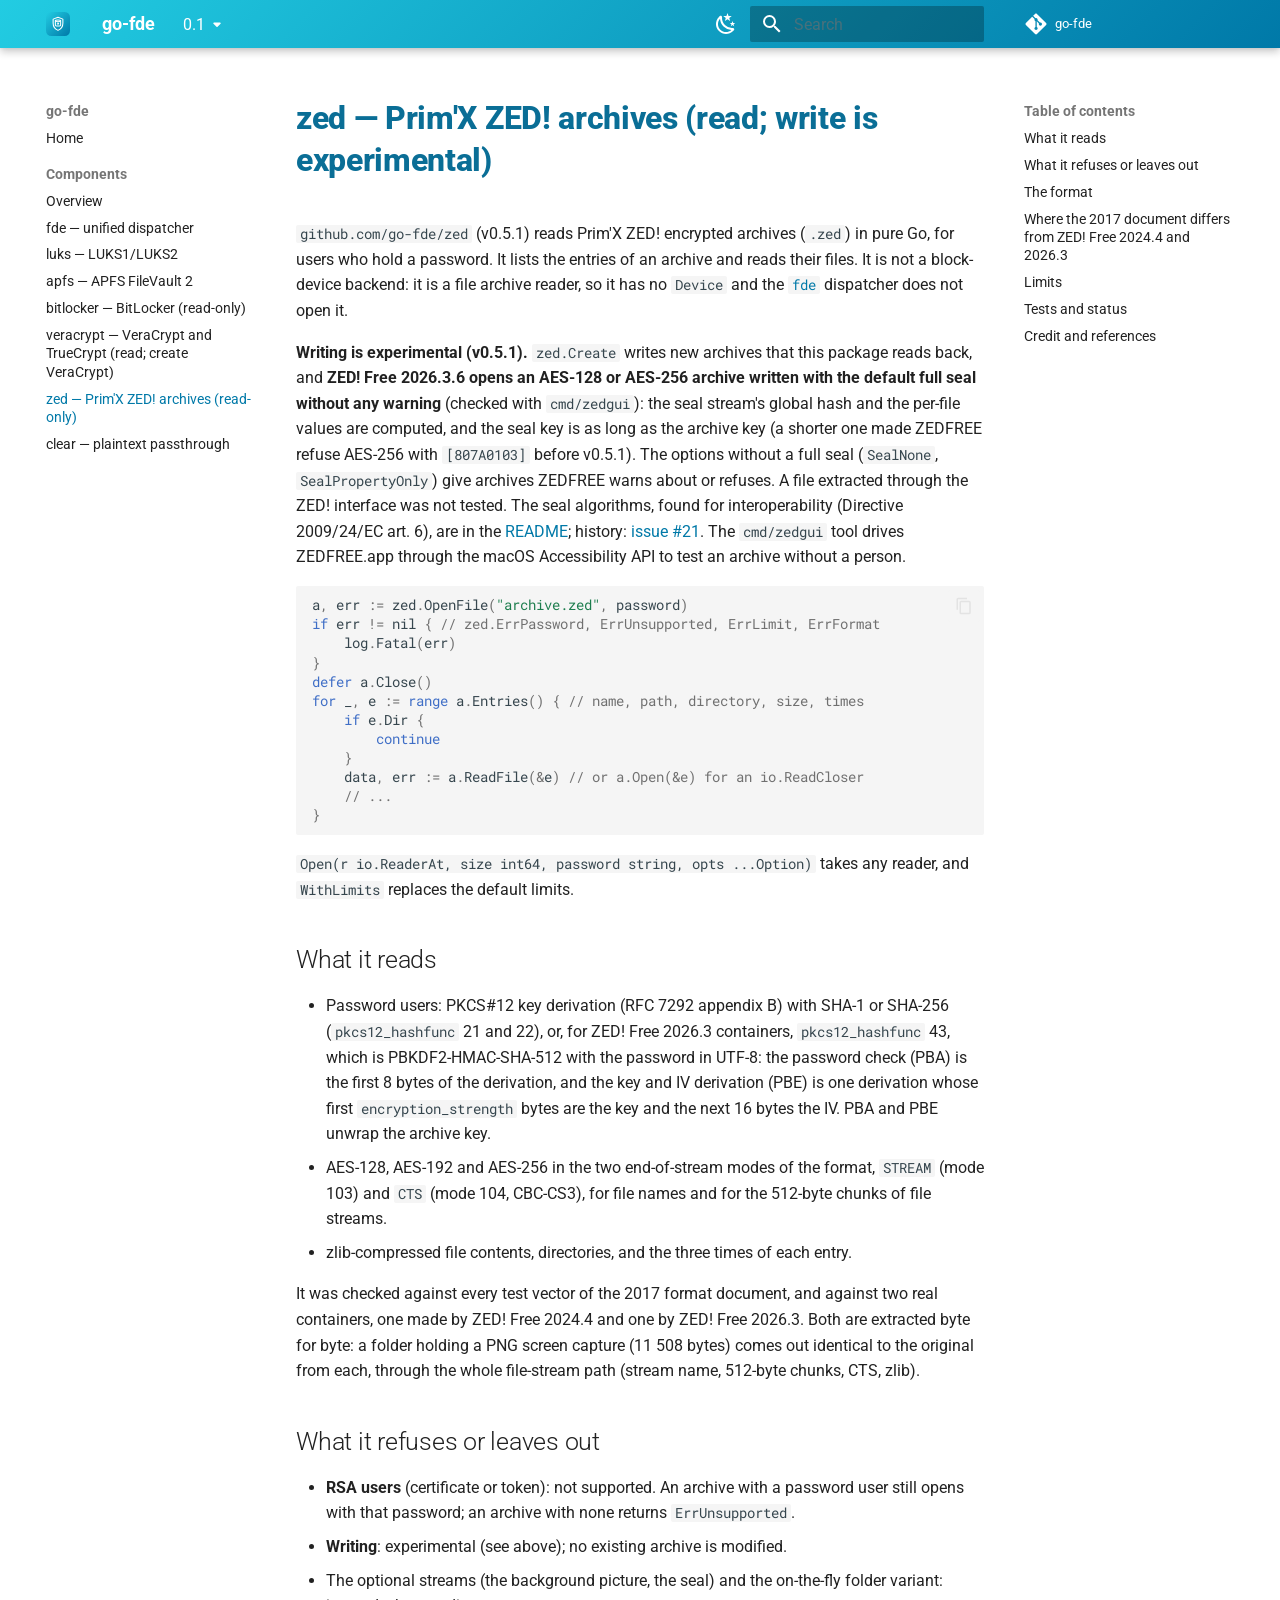
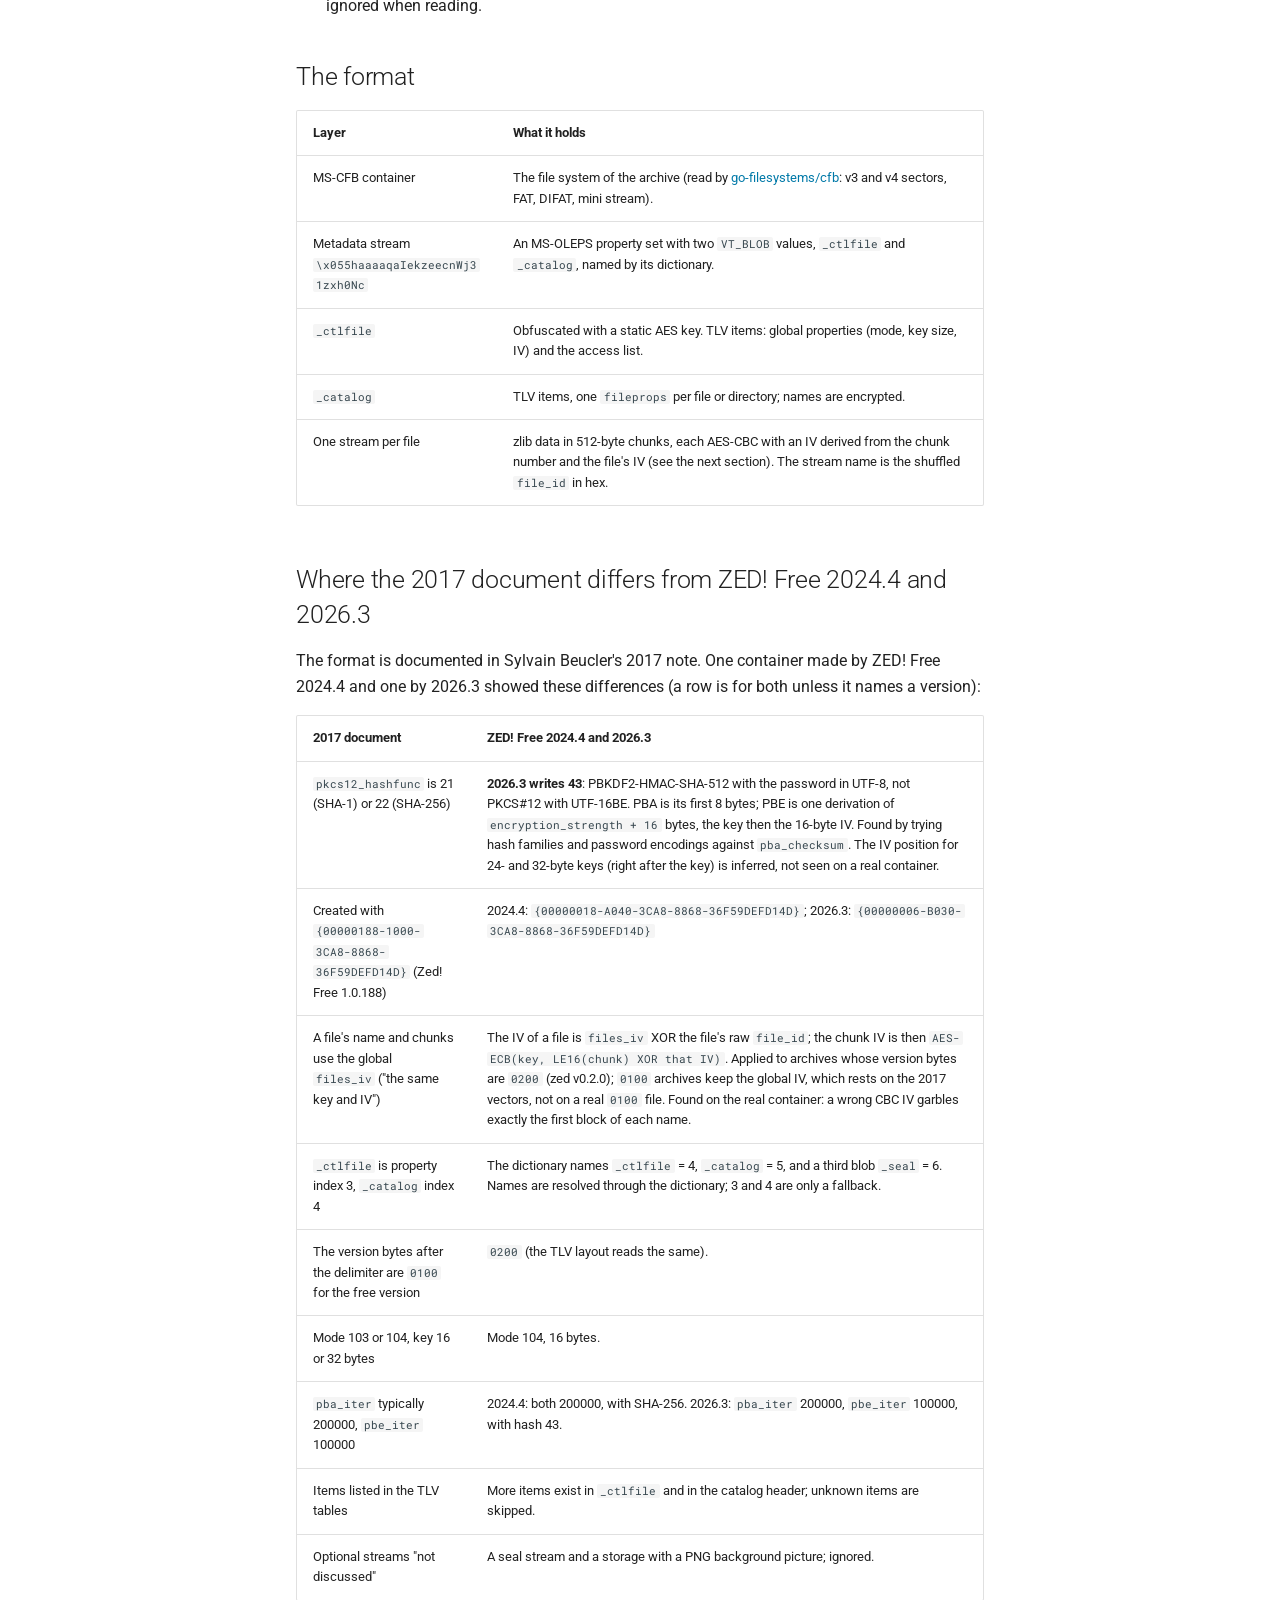
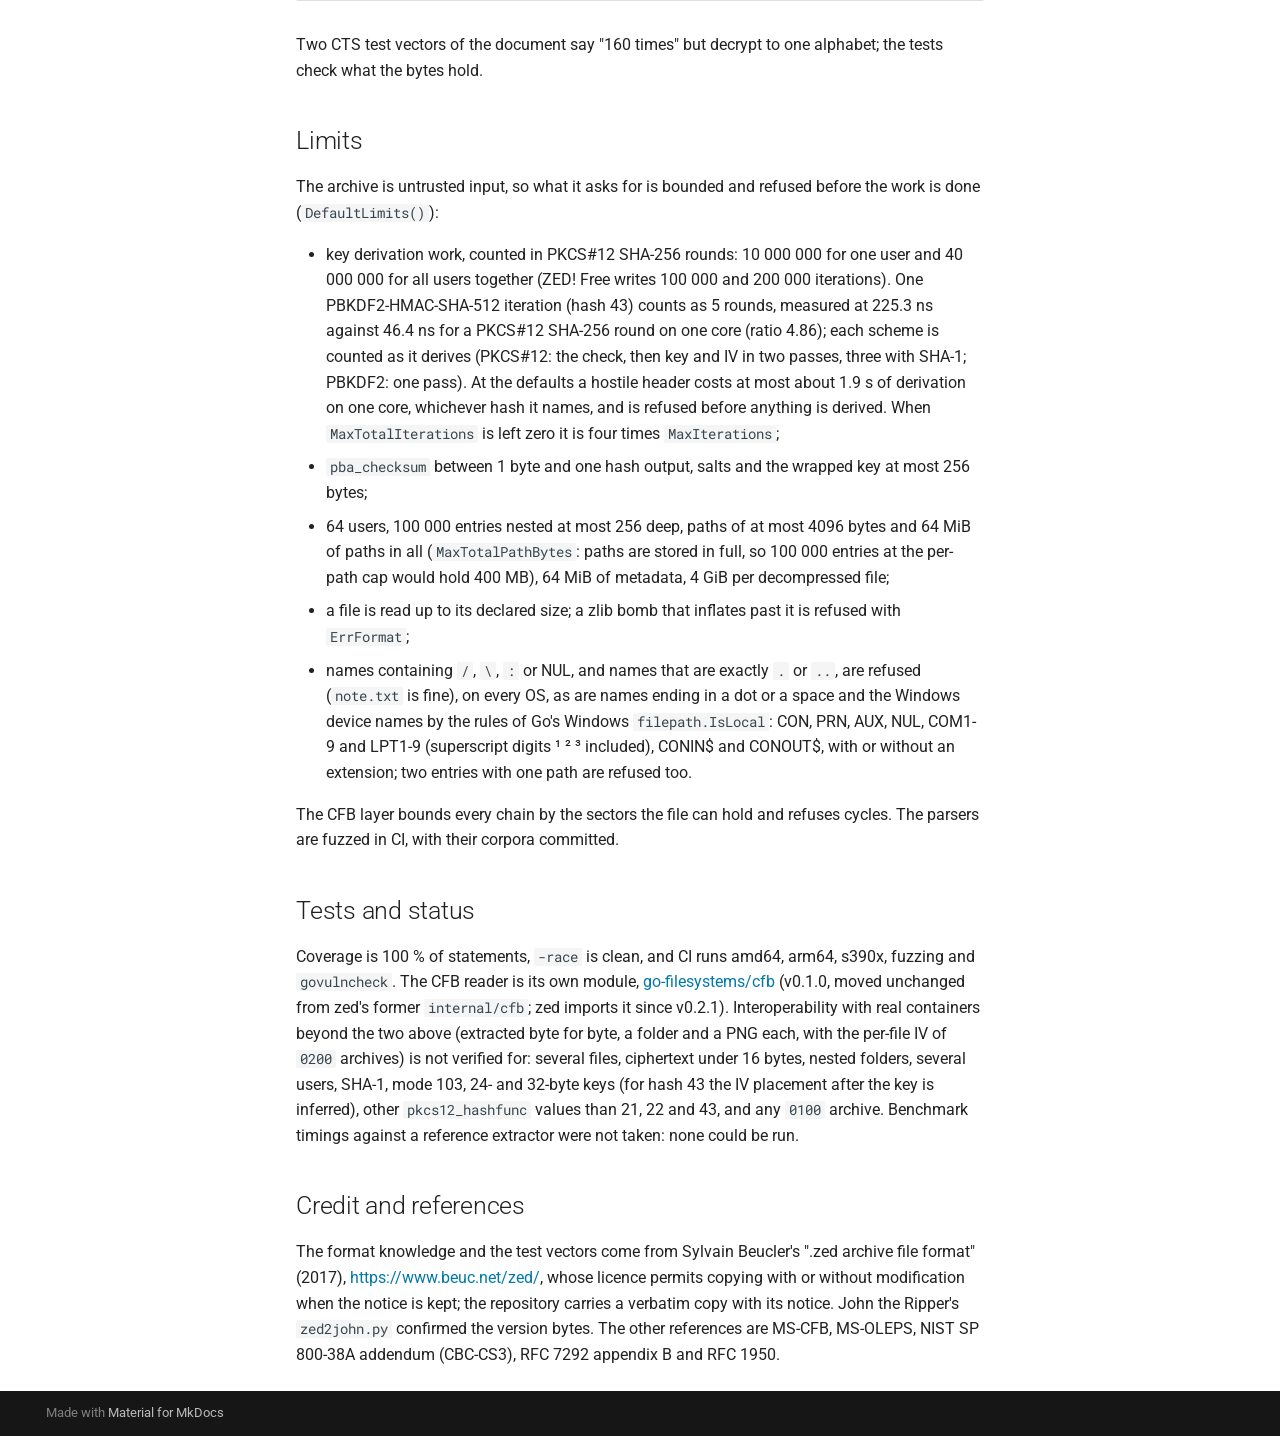
<file: 0.1/components/zed/index.html>
<!doctype html>
<html lang="en" class="no-js">
  <head>
    
      <meta charset="utf-8">
      <meta name="viewport" content="width=device-width,initial-scale=1">
      
        <meta name="description" content="Pure-Go full-disk encryption — a unified dispatcher over LUKS1/LUKS2, APFS FileVault 2, BitLocker (read-only) and VeraCrypt (read, and create), and a plaintext passthrough backend. No cgo, no root, interoperable with cryptsetup and diskutil.">
      
      
      
        <link rel="canonical" href="https://go-fde.github.io/docs/0.1/components/zed/">
      
      
        <link rel="prev" href="../veracrypt/">
      
      
        <link rel="next" href="../clear/">
      
      
        
      
      
      <link rel="icon" href="../../assets/logo.svg">
      <meta name="generator" content="mkdocs-1.6.1, mkdocs-material-9.8.2">
    
    
      
        <title>zed — Prim'X ZED! archives (read-only) - go-fde</title>
      
    
    
      <link rel="stylesheet" href="../../assets/stylesheets/main.57a0d79d.min.css">
      
        
        <link rel="stylesheet" href="../../assets/stylesheets/palette.fb2fffe2.min.css">
      
      


    
    
      
    
    
      
        
        
        <link rel="preconnect" href="https://fonts.gstatic.com" crossorigin>
        <link rel="stylesheet" href="https://fonts.googleapis.com/css?family=Roboto:300,300i,400,400i,700,700i%7CRoboto+Mono:400,400i,700,700i&display=fallback">
        <style>:root{--md-text-font:"Roboto";--md-code-font:"Roboto Mono"}</style>
      
    
    
      <link rel="stylesheet" href="../../stylesheets/brand.css">
    
    <script>__md_scope=new URL("../..",location),__md_hash=e=>[...e].reduce(((e,_)=>(e<<5)-e+_.charCodeAt(0)),0),__md_get=(e,_=localStorage,t=__md_scope)=>JSON.parse(_.getItem(t.pathname+"."+e)),__md_set=(e,_,t=localStorage,a=__md_scope)=>{try{t.setItem(a.pathname+"."+e,JSON.stringify(_))}catch(e){}}</script>
    
      

    
    
  </head>
  
  
    
    
      
    
    
    
    
    <body dir="ltr" data-md-color-scheme="default" data-md-color-primary="custom" data-md-color-accent="custom">
  
    
    <input class="md-toggle" data-md-toggle="drawer" type="checkbox" id="__drawer" autocomplete="off">
    <input class="md-toggle" data-md-toggle="search" type="checkbox" id="__search" autocomplete="off">
    <label class="md-overlay" for="__drawer"></label>
    <div data-md-component="skip">
      
        
        <a href="#zed-primx-zed-archives-read-write-is-experimental" class="md-skip">
          Skip to content
        </a>
      
    </div>
    <div data-md-component="announce">
      
    </div>
    
      <div data-md-color-scheme="default" data-md-component="outdated" hidden>
        
      </div>
    
    
      

  

<header class="md-header md-header--shadow" data-md-component="header">
  <nav class="md-header__inner md-grid" aria-label="Header">
    <a href="../.." title="go-fde" class="md-header__button md-logo" aria-label="go-fde" data-md-component="logo">
      
  <img src="../../assets/logo.svg" alt="logo">

    </a>
    <label class="md-header__button md-icon" for="__drawer">
      
      <svg xmlns="http://www.w3.org/2000/svg" viewBox="0 0 24 24"><path d="M3 6h18v2H3zm0 5h18v2H3zm0 5h18v2H3z"/></svg>
    </label>
    <div class="md-header__title" data-md-component="header-title">
      <div class="md-header__ellipsis">
        <div class="md-header__topic">
          <span class="md-ellipsis">
            go-fde
          </span>
        </div>
        <div class="md-header__topic" data-md-component="header-topic">
          <span class="md-ellipsis">
            
              zed — Prim'X ZED! archives (read-only)
            
          </span>
        </div>
      </div>
    </div>
    
      
        <form class="md-header__option" data-md-component="palette">
  
    
    
    
    <input class="md-option" data-md-color-media="(prefers-color-scheme: light)" data-md-color-scheme="default" data-md-color-primary="custom" data-md-color-accent="custom"  aria-label="Dark mode"  type="radio" name="__palette" id="__palette_0">
    
      <label class="md-header__button md-icon" title="Dark mode" for="__palette_1" hidden>
        <svg xmlns="http://www.w3.org/2000/svg" viewBox="0 0 24 24"><path d="m17.75 4.09-2.53 1.94.91 3.06-2.63-1.81-2.63 1.81.91-3.06-2.53-1.94L12.44 4l1.06-3 1.06 3zm3.5 6.91-1.64 1.25.59 1.98-1.7-1.17-1.7 1.17.59-1.98L15.75 11l2.06-.05L18.5 9l.69 1.95zm-2.28 4.95c.83-.08 1.72 1.1 1.19 1.85-.32.45-.66.87-1.08 1.27C15.17 23 8.84 23 4.94 19.07c-3.91-3.9-3.91-10.24 0-14.14.4-.4.82-.76 1.27-1.08.75-.53 1.93.36 1.85 1.19-.27 2.86.69 5.83 2.89 8.02a9.96 9.96 0 0 0 8.02 2.89m-1.64 2.02a12.08 12.08 0 0 1-7.8-3.47c-2.17-2.19-3.33-5-3.49-7.82-2.81 3.14-2.7 7.96.31 10.98 3.02 3.01 7.84 3.12 10.98.31"/></svg>
      </label>
    
  
    
    
    
    <input class="md-option" data-md-color-media="(prefers-color-scheme: dark)" data-md-color-scheme="slate" data-md-color-primary="custom" data-md-color-accent="custom"  aria-label="Light mode"  type="radio" name="__palette" id="__palette_1">
    
      <label class="md-header__button md-icon" title="Light mode" for="__palette_0" hidden>
        <svg xmlns="http://www.w3.org/2000/svg" viewBox="0 0 24 24"><path d="M12 7a5 5 0 0 1 5 5 5 5 0 0 1-5 5 5 5 0 0 1-5-5 5 5 0 0 1 5-5m0 2a3 3 0 0 0-3 3 3 3 0 0 0 3 3 3 3 0 0 0 3-3 3 3 0 0 0-3-3m0-7 2.39 3.42C13.65 5.15 12.84 5 12 5s-1.65.15-2.39.42zM3.34 7l4.16-.35A7.2 7.2 0 0 0 5.94 8.5c-.44.74-.69 1.5-.83 2.29zm.02 10 1.76-3.77a7.131 7.131 0 0 0 2.38 4.14zM20.65 7l-1.77 3.79a7.02 7.02 0 0 0-2.38-4.15zm-.01 10-4.14.36c.59-.51 1.12-1.14 1.54-1.86.42-.73.69-1.5.83-2.29zM12 22l-2.41-3.44c.74.27 1.55.44 2.41.44.82 0 1.63-.17 2.37-.44z"/></svg>
      </label>
    
  
</form>
      
    
    
      <script>var palette=__md_get("__palette");if(palette&&palette.color){if("(prefers-color-scheme)"===palette.color.media){var media=matchMedia("(prefers-color-scheme: light)"),input=document.querySelector(media.matches?"[data-md-color-media='(prefers-color-scheme: light)']":"[data-md-color-media='(prefers-color-scheme: dark)']");palette.color.media=input.getAttribute("data-md-color-media"),palette.color.scheme=input.getAttribute("data-md-color-scheme"),palette.color.primary=input.getAttribute("data-md-color-primary"),palette.color.accent=input.getAttribute("data-md-color-accent")}for(var[key,value]of Object.entries(palette.color))document.body.setAttribute("data-md-color-"+key,value)}</script>
    
    
    
      
      
        <label class="md-header__button md-icon" for="__search">
          
          <svg xmlns="http://www.w3.org/2000/svg" viewBox="0 0 24 24"><path d="M9.5 3A6.5 6.5 0 0 1 16 9.5c0 1.61-.59 3.09-1.56 4.23l.27.27h.79l5 5-1.5 1.5-5-5v-.79l-.27-.27A6.52 6.52 0 0 1 9.5 16 6.5 6.5 0 0 1 3 9.5 6.5 6.5 0 0 1 9.5 3m0 2C7 5 5 7 5 9.5S7 14 9.5 14 14 12 14 9.5 12 5 9.5 5"/></svg>
        </label>
        <div class="md-search" data-md-component="search" role="dialog">
  <label class="md-search__overlay" for="__search"></label>
  <div class="md-search__inner" role="search">
    <form class="md-search__form" name="search">
      <input type="text" class="md-search__input" name="query" aria-label="Search" placeholder="Search" autocapitalize="off" autocorrect="off" autocomplete="off" spellcheck="false" data-md-component="search-query" required>
      <label class="md-search__icon md-icon" for="__search">
        
        <svg xmlns="http://www.w3.org/2000/svg" viewBox="0 0 24 24"><path d="M9.5 3A6.5 6.5 0 0 1 16 9.5c0 1.61-.59 3.09-1.56 4.23l.27.27h.79l5 5-1.5 1.5-5-5v-.79l-.27-.27A6.52 6.52 0 0 1 9.5 16 6.5 6.5 0 0 1 3 9.5 6.5 6.5 0 0 1 9.5 3m0 2C7 5 5 7 5 9.5S7 14 9.5 14 14 12 14 9.5 12 5 9.5 5"/></svg>
        
        <svg xmlns="http://www.w3.org/2000/svg" viewBox="0 0 24 24"><path d="M20 11v2H8l5.5 5.5-1.42 1.42L4.16 12l7.92-7.92L13.5 5.5 8 11z"/></svg>
      </label>
      <nav class="md-search__options" aria-label="Search">
        
        <button type="reset" class="md-search__icon md-icon" title="Clear" aria-label="Clear" tabindex="-1">
          
          <svg xmlns="http://www.w3.org/2000/svg" viewBox="0 0 24 24"><path d="M19 6.41 17.59 5 12 10.59 6.41 5 5 6.41 10.59 12 5 17.59 6.41 19 12 13.41 17.59 19 19 17.59 13.41 12z"/></svg>
        </button>
      </nav>
      
        <div class="md-search__suggest" data-md-component="search-suggest"></div>
      
    </form>
    <div class="md-search__output">
      <div class="md-search__scrollwrap" tabindex="0" data-md-scrollfix>
        <div class="md-search-result" data-md-component="search-result">
          <div class="md-search-result__meta">
            Initializing search
          </div>
          <ol class="md-search-result__list" role="presentation"></ol>
        </div>
      </div>
    </div>
  </div>
</div>
      
    
    
      <div class="md-header__source">
        <a href="https://github.com/go-fde" title="Go to repository" class="md-source" data-md-component="source">
  <div class="md-source__icon md-icon">
    
    <svg xmlns="http://www.w3.org/2000/svg" viewBox="0 0 448 512"><!--! Font Awesome Free 7.1.0 by @fontawesome - https://fontawesome.com License - https://fontawesome.com/license/free (Icons: CC BY 4.0, Fonts: SIL OFL 1.1, Code: MIT License) Copyright 2025 Fonticons, Inc.--><path d="M439.6 236.1 244 40.5c-5.4-5.5-12.8-8.5-20.4-8.5s-15 3-20.4 8.4L162.5 81l51.5 51.5c27.1-9.1 52.7 16.8 43.4 43.7l49.7 49.7c34.2-11.8 61.2 31 35.5 56.7-26.5 26.5-70.2-2.9-56-37.3L240.3 199v121.9c25.3 12.5 22.3 41.8 9.1 55-6.4 6.4-15.2 10.1-24.3 10.1s-17.8-3.6-24.3-10.1c-17.6-17.6-11.1-46.9 11.2-56v-123c-20.8-8.5-24.6-30.7-18.6-45L142.6 101 8.5 235.1C3 240.6 0 247.9 0 255.5s3 15 8.5 20.4l195.6 195.7c5.4 5.4 12.7 8.4 20.4 8.4s15-3 20.4-8.4l194.7-194.7c5.4-5.4 8.4-12.8 8.4-20.4s-3-15-8.4-20.4"/></svg>
  </div>
  <div class="md-source__repository">
    go-fde
  </div>
</a>
      </div>
    
  </nav>
  
</header>
    
    <div class="md-container" data-md-component="container">
      
      
        
          
        
      
      <main class="md-main" data-md-component="main">
        <div class="md-main__inner md-grid">
          
            
              
              <div class="md-sidebar md-sidebar--primary" data-md-component="sidebar" data-md-type="navigation" >
                <div class="md-sidebar__scrollwrap">
                  <div class="md-sidebar__inner">
                    



<nav class="md-nav md-nav--primary" aria-label="Navigation" data-md-level="0">
  <label class="md-nav__title" for="__drawer">
    <a href="../.." title="go-fde" class="md-nav__button md-logo" aria-label="go-fde" data-md-component="logo">
      
  <img src="../../assets/logo.svg" alt="logo">

    </a>
    go-fde
  </label>
  
    <div class="md-nav__source">
      <a href="https://github.com/go-fde" title="Go to repository" class="md-source" data-md-component="source">
  <div class="md-source__icon md-icon">
    
    <svg xmlns="http://www.w3.org/2000/svg" viewBox="0 0 448 512"><!--! Font Awesome Free 7.1.0 by @fontawesome - https://fontawesome.com License - https://fontawesome.com/license/free (Icons: CC BY 4.0, Fonts: SIL OFL 1.1, Code: MIT License) Copyright 2025 Fonticons, Inc.--><path d="M439.6 236.1 244 40.5c-5.4-5.5-12.8-8.5-20.4-8.5s-15 3-20.4 8.4L162.5 81l51.5 51.5c27.1-9.1 52.7 16.8 43.4 43.7l49.7 49.7c34.2-11.8 61.2 31 35.5 56.7-26.5 26.5-70.2-2.9-56-37.3L240.3 199v121.9c25.3 12.5 22.3 41.8 9.1 55-6.4 6.4-15.2 10.1-24.3 10.1s-17.8-3.6-24.3-10.1c-17.6-17.6-11.1-46.9 11.2-56v-123c-20.8-8.5-24.6-30.7-18.6-45L142.6 101 8.5 235.1C3 240.6 0 247.9 0 255.5s3 15 8.5 20.4l195.6 195.7c5.4 5.4 12.7 8.4 20.4 8.4s15-3 20.4-8.4l194.7-194.7c5.4-5.4 8.4-12.8 8.4-20.4s-3-15-8.4-20.4"/></svg>
  </div>
  <div class="md-source__repository">
    go-fde
  </div>
</a>
    </div>
  
  <ul class="md-nav__list" data-md-scrollfix>
    
      
      
  
  
  
  
    <li class="md-nav__item">
      <a href="../.." class="md-nav__link">
        
  
  
  <span class="md-ellipsis">
    
  
    Home
  

    
  </span>
  
  

      </a>
    </li>
  

    
      
      
  
  
    
  
  
  
    
    
    
    
      
        
        
      
    
    
    <li class="md-nav__item md-nav__item--active md-nav__item--section md-nav__item--nested">
      
        
        
        <input class="md-nav__toggle md-toggle " type="checkbox" id="__nav_2" checked>
        
          
          <label class="md-nav__link" for="__nav_2" id="__nav_2_label" tabindex="">
            
  
  
  <span class="md-ellipsis">
    
  
    Components
  

    
  </span>
  
  

            <span class="md-nav__icon md-icon"></span>
          </label>
        
        <nav class="md-nav" data-md-level="1" aria-labelledby="__nav_2_label" aria-expanded="true">
          <label class="md-nav__title" for="__nav_2">
            <span class="md-nav__icon md-icon"></span>
            
  
    Components
  

          </label>
          <ul class="md-nav__list" data-md-scrollfix>
            
              
                
  
  
  
  
    <li class="md-nav__item">
      <a href="../" class="md-nav__link">
        
  
  
  <span class="md-ellipsis">
    
  
    Overview
  

    
  </span>
  
  

      </a>
    </li>
  

              
            
              
                
  
  
  
  
    <li class="md-nav__item">
      <a href="../fde/" class="md-nav__link">
        
  
  
  <span class="md-ellipsis">
    
  
    fde — unified dispatcher
  

    
  </span>
  
  

      </a>
    </li>
  

              
            
              
                
  
  
  
  
    <li class="md-nav__item">
      <a href="../luks/" class="md-nav__link">
        
  
  
  <span class="md-ellipsis">
    
  
    luks — LUKS1/LUKS2
  

    
  </span>
  
  

      </a>
    </li>
  

              
            
              
                
  
  
  
  
    <li class="md-nav__item">
      <a href="../apfs/" class="md-nav__link">
        
  
  
  <span class="md-ellipsis">
    
  
    apfs — APFS FileVault 2
  

    
  </span>
  
  

      </a>
    </li>
  

              
            
              
                
  
  
  
  
    <li class="md-nav__item">
      <a href="../bitlocker/" class="md-nav__link">
        
  
  
  <span class="md-ellipsis">
    
  
    bitlocker — BitLocker (read-only)
  

    
  </span>
  
  

      </a>
    </li>
  

              
            
              
                
  
  
  
  
    <li class="md-nav__item">
      <a href="../veracrypt/" class="md-nav__link">
        
  
  
  <span class="md-ellipsis">
    
  
    veracrypt — VeraCrypt and TrueCrypt (read; create VeraCrypt)
  

    
  </span>
  
  

      </a>
    </li>
  

              
            
              
                
  
  
    
  
  
  
    <li class="md-nav__item md-nav__item--active">
      
      <input class="md-nav__toggle md-toggle" type="checkbox" id="__toc">
      
      
        
      
      
        <label class="md-nav__link md-nav__link--active" for="__toc">
          
  
  
  <span class="md-ellipsis">
    
  
    zed — Prim'X ZED! archives (read-only)
  

    
  </span>
  
  

          <span class="md-nav__icon md-icon"></span>
        </label>
      
      <a href="./" class="md-nav__link md-nav__link--active">
        
  
  
  <span class="md-ellipsis">
    
  
    zed — Prim'X ZED! archives (read-only)
  

    
  </span>
  
  

      </a>
      
        

<nav class="md-nav md-nav--secondary" aria-label="Table of contents">
  
  
  
    
  
  
    <label class="md-nav__title" for="__toc">
      <span class="md-nav__icon md-icon"></span>
      Table of contents
    </label>
    <ul class="md-nav__list" data-md-component="toc" data-md-scrollfix>
      
        <li class="md-nav__item">
  <a href="#what-it-reads" class="md-nav__link">
    <span class="md-ellipsis">
      
        What it reads
      
    </span>
  </a>
  
</li>
      
        <li class="md-nav__item">
  <a href="#what-it-refuses-or-leaves-out" class="md-nav__link">
    <span class="md-ellipsis">
      
        What it refuses or leaves out
      
    </span>
  </a>
  
</li>
      
        <li class="md-nav__item">
  <a href="#the-format" class="md-nav__link">
    <span class="md-ellipsis">
      
        The format
      
    </span>
  </a>
  
</li>
      
        <li class="md-nav__item">
  <a href="#where-the-2017-document-differs-from-zed-free-20244-and-20263" class="md-nav__link">
    <span class="md-ellipsis">
      
        Where the 2017 document differs from ZED! Free 2024.4 and 2026.3
      
    </span>
  </a>
  
</li>
      
        <li class="md-nav__item">
  <a href="#limits" class="md-nav__link">
    <span class="md-ellipsis">
      
        Limits
      
    </span>
  </a>
  
</li>
      
        <li class="md-nav__item">
  <a href="#tests-and-status" class="md-nav__link">
    <span class="md-ellipsis">
      
        Tests and status
      
    </span>
  </a>
  
</li>
      
        <li class="md-nav__item">
  <a href="#credit-and-references" class="md-nav__link">
    <span class="md-ellipsis">
      
        Credit and references
      
    </span>
  </a>
  
</li>
      
    </ul>
  
</nav>
      
    </li>
  

              
            
              
                
  
  
  
  
    <li class="md-nav__item">
      <a href="../clear/" class="md-nav__link">
        
  
  
  <span class="md-ellipsis">
    
  
    clear — plaintext passthrough
  

    
  </span>
  
  

      </a>
    </li>
  

              
            
          </ul>
        </nav>
      
    </li>
  

    
  </ul>
</nav>
                  </div>
                </div>
              </div>
            
            
              
              <div class="md-sidebar md-sidebar--secondary" data-md-component="sidebar" data-md-type="toc" >
                <div class="md-sidebar__scrollwrap">
                  <div class="md-sidebar__inner">
                    

<nav class="md-nav md-nav--secondary" aria-label="Table of contents">
  
  
  
    
  
  
    <label class="md-nav__title" for="__toc">
      <span class="md-nav__icon md-icon"></span>
      Table of contents
    </label>
    <ul class="md-nav__list" data-md-component="toc" data-md-scrollfix>
      
        <li class="md-nav__item">
  <a href="#what-it-reads" class="md-nav__link">
    <span class="md-ellipsis">
      
        What it reads
      
    </span>
  </a>
  
</li>
      
        <li class="md-nav__item">
  <a href="#what-it-refuses-or-leaves-out" class="md-nav__link">
    <span class="md-ellipsis">
      
        What it refuses or leaves out
      
    </span>
  </a>
  
</li>
      
        <li class="md-nav__item">
  <a href="#the-format" class="md-nav__link">
    <span class="md-ellipsis">
      
        The format
      
    </span>
  </a>
  
</li>
      
        <li class="md-nav__item">
  <a href="#where-the-2017-document-differs-from-zed-free-20244-and-20263" class="md-nav__link">
    <span class="md-ellipsis">
      
        Where the 2017 document differs from ZED! Free 2024.4 and 2026.3
      
    </span>
  </a>
  
</li>
      
        <li class="md-nav__item">
  <a href="#limits" class="md-nav__link">
    <span class="md-ellipsis">
      
        Limits
      
    </span>
  </a>
  
</li>
      
        <li class="md-nav__item">
  <a href="#tests-and-status" class="md-nav__link">
    <span class="md-ellipsis">
      
        Tests and status
      
    </span>
  </a>
  
</li>
      
        <li class="md-nav__item">
  <a href="#credit-and-references" class="md-nav__link">
    <span class="md-ellipsis">
      
        Credit and references
      
    </span>
  </a>
  
</li>
      
    </ul>
  
</nav>
                  </div>
                </div>
              </div>
            
          
          
            <div class="md-content" data-md-component="content">
              
              <article class="md-content__inner md-typeset">
                
                  



<h1 id="zed-primx-zed-archives-read-write-is-experimental">zed — Prim'X ZED! archives (read; write is experimental)</h1>
<p><code>github.com/go-fde/zed</code> (v0.5.1) reads Prim'X ZED! encrypted archives
(<code>.zed</code>) in pure Go, for users who hold a password. It lists the entries of an
archive and reads their files. It is not a block-device backend: it is a file
archive reader, so it has no <code>Device</code> and the <a href="../fde/"><code>fde</code></a> dispatcher does
not open it.</p>
<p><strong>Writing is experimental (v0.5.1).</strong> <code>zed.Create</code> writes new archives that
this package reads back, and <strong>ZED! Free 2026.3.6 opens an AES-128 or AES-256
archive written with the default full seal without any warning</strong> (checked with
<code>cmd/zedgui</code>): the seal stream's global hash and the per-file values are
computed, and the seal key is as long as the archive key (a shorter one made
ZEDFREE refuse AES-256 with <code>[807A0103]</code> before v0.5.1). The options without a
full seal (<code>SealNone</code>, <code>SealPropertyOnly</code>) give archives ZEDFREE warns about or
refuses. A file extracted through the ZED! interface was not tested. The seal
algorithms, found for interoperability (Directive 2009/24/EC art. 6), are in
the <a href="https://github.com/go-fde/zed#writing-new-archives-experimental">README</a>;
history: <a href="https://github.com/go-fde/zed/issues/21">issue #21</a>.
The <code>cmd/zedgui</code> tool drives ZEDFREE.app through the macOS Accessibility API to
test an archive without a person.</p>
<div class="highlight"><pre><span></span><code><span class="nx">a</span><span class="p">,</span><span class="w"> </span><span class="nx">err</span><span class="w"> </span><span class="o">:=</span><span class="w"> </span><span class="nx">zed</span><span class="p">.</span><span class="nx">OpenFile</span><span class="p">(</span><span class="s">"archive.zed"</span><span class="p">,</span><span class="w"> </span><span class="nx">password</span><span class="p">)</span>
<span class="k">if</span><span class="w"> </span><span class="nx">err</span><span class="w"> </span><span class="o">!=</span><span class="w"> </span><span class="kc">nil</span><span class="w"> </span><span class="p">{</span><span class="w"> </span><span class="c1">// zed.ErrPassword, ErrUnsupported, ErrLimit, ErrFormat</span>
<span class="w">    </span><span class="nx">log</span><span class="p">.</span><span class="nx">Fatal</span><span class="p">(</span><span class="nx">err</span><span class="p">)</span>
<span class="p">}</span>
<span class="k">defer</span><span class="w"> </span><span class="nx">a</span><span class="p">.</span><span class="nx">Close</span><span class="p">()</span>
<span class="k">for</span><span class="w"> </span><span class="nx">_</span><span class="p">,</span><span class="w"> </span><span class="nx">e</span><span class="w"> </span><span class="o">:=</span><span class="w"> </span><span class="k">range</span><span class="w"> </span><span class="nx">a</span><span class="p">.</span><span class="nx">Entries</span><span class="p">()</span><span class="w"> </span><span class="p">{</span><span class="w"> </span><span class="c1">// name, path, directory, size, times</span>
<span class="w">    </span><span class="k">if</span><span class="w"> </span><span class="nx">e</span><span class="p">.</span><span class="nx">Dir</span><span class="w"> </span><span class="p">{</span>
<span class="w">        </span><span class="k">continue</span>
<span class="w">    </span><span class="p">}</span>
<span class="w">    </span><span class="nx">data</span><span class="p">,</span><span class="w"> </span><span class="nx">err</span><span class="w"> </span><span class="o">:=</span><span class="w"> </span><span class="nx">a</span><span class="p">.</span><span class="nx">ReadFile</span><span class="p">(</span><span class="o">&amp;</span><span class="nx">e</span><span class="p">)</span><span class="w"> </span><span class="c1">// or a.Open(&amp;e) for an io.ReadCloser</span>
<span class="w">    </span><span class="c1">// ...</span>
<span class="p">}</span>
</code></pre></div>
<p><code>Open(r io.ReaderAt, size int64, password string, opts ...Option)</code> takes any
reader, and <code>WithLimits</code> replaces the default limits.</p>
<h2 id="what-it-reads">What it reads</h2>
<ul>
<li>Password users: PKCS#12 key derivation (RFC 7292 appendix B) with SHA-1 or
  SHA-256 (<code>pkcs12_hashfunc</code> 21 and 22), or, for ZED! Free 2026.3 containers,
  <code>pkcs12_hashfunc</code> 43, which is PBKDF2-HMAC-SHA-512 with the password in
  UTF-8: the password check (PBA) is the first 8 bytes of the derivation, and
  the key and IV derivation (PBE) is one derivation whose first
  <code>encryption_strength</code> bytes are the key and the next 16 bytes the IV. PBA
  and PBE unwrap the archive key.</li>
<li>AES-128, AES-192 and AES-256 in the two end-of-stream modes of the format,
  <code>STREAM</code> (mode 103) and <code>CTS</code> (mode 104, CBC-CS3), for file names and for
  the 512-byte chunks of file streams.</li>
<li>zlib-compressed file contents, directories, and the three times of each
  entry.</li>
</ul>
<p>It was checked against every test vector of the 2017 format document, and
against two real containers, one made by ZED! Free 2024.4 and one by ZED!
Free 2026.3. Both are extracted byte for byte: a folder holding a PNG
screen capture (11 508 bytes) comes out identical to the original from each,
through the whole file-stream path (stream name, 512-byte chunks, CTS, zlib).</p>
<h2 id="what-it-refuses-or-leaves-out">What it refuses or leaves out</h2>
<ul>
<li><strong>RSA users</strong> (certificate or token): not supported. An archive with a
  password user still opens with that password; an archive with none returns
  <code>ErrUnsupported</code>.</li>
<li><strong>Writing</strong>: experimental (see above); no existing archive is modified.</li>
<li>The optional streams (the background picture, the seal) and the on-the-fly
  folder variant: ignored when reading.</li>
</ul>
<h2 id="the-format">The format</h2>
<table>
<thead>
<tr>
<th>Layer</th>
<th>What it holds</th>
</tr>
</thead>
<tbody>
<tr>
<td>MS-CFB container</td>
<td>The file system of the archive (read by <a href="https://github.com/go-filesystems/cfb">go-filesystems/cfb</a>: v3 and v4 sectors, FAT, DIFAT, mini stream).</td>
</tr>
<tr>
<td>Metadata stream <code>\x055haaaaqaIekzeecnWj31zxh0Nc</code></td>
<td>An MS-OLEPS property set with two <code>VT_BLOB</code> values, <code>_ctlfile</code> and <code>_catalog</code>, named by its dictionary.</td>
</tr>
<tr>
<td><code>_ctlfile</code></td>
<td>Obfuscated with a static AES key. TLV items: global properties (mode, key size, IV) and the access list.</td>
</tr>
<tr>
<td><code>_catalog</code></td>
<td>TLV items, one <code>fileprops</code> per file or directory; names are encrypted.</td>
</tr>
<tr>
<td>One stream per file</td>
<td>zlib data in 512-byte chunks, each AES-CBC with an IV derived from the chunk number and the file's IV (see the next section). The stream name is the shuffled <code>file_id</code> in hex.</td>
</tr>
</tbody>
</table>
<h2 id="where-the-2017-document-differs-from-zed-free-20244-and-20263">Where the 2017 document differs from ZED! Free 2024.4 and 2026.3</h2>
<p>The format is documented in Sylvain Beucler's 2017 note. One container made by
ZED! Free 2024.4 and one by 2026.3 showed these differences (a row is for both
unless it names a version):</p>
<table>
<thead>
<tr>
<th>2017 document</th>
<th>ZED! Free 2024.4 and 2026.3</th>
</tr>
</thead>
<tbody>
<tr>
<td><code>pkcs12_hashfunc</code> is 21 (SHA-1) or 22 (SHA-256)</td>
<td><strong>2026.3 writes 43</strong>: PBKDF2-HMAC-SHA-512 with the password in UTF-8, not PKCS#12 with UTF-16BE. PBA is its first 8 bytes; PBE is one derivation of <code>encryption_strength + 16</code> bytes, the key then the 16-byte IV. Found by trying hash families and password encodings against <code>pba_checksum</code>. The IV position for 24- and 32-byte keys (right after the key) is inferred, not seen on a real container.</td>
</tr>
<tr>
<td>Created with <code>{00000188-1000-3CA8-8868-36F59DEFD14D}</code> (Zed! Free 1.0.188)</td>
<td>2024.4: <code>{00000018-A040-3CA8-8868-36F59DEFD14D}</code>; 2026.3: <code>{00000006-B030-3CA8-8868-36F59DEFD14D}</code></td>
</tr>
<tr>
<td>A file's name and chunks use the global <code>files_iv</code> ("the same key and IV")</td>
<td>The IV of a file is <code>files_iv</code> XOR the file's raw <code>file_id</code>; the chunk IV is then <code>AES-ECB(key, LE16(chunk) XOR that IV)</code>. Applied to archives whose version bytes are <code>0200</code> (zed v0.2.0); <code>0100</code> archives keep the global IV, which rests on the 2017 vectors, not on a real <code>0100</code> file. Found on the real container: a wrong CBC IV garbles exactly the first block of each name.</td>
</tr>
<tr>
<td><code>_ctlfile</code> is property index 3, <code>_catalog</code> index 4</td>
<td>The dictionary names <code>_ctlfile</code> = 4, <code>_catalog</code> = 5, and a third blob <code>_seal</code> = 6. Names are resolved through the dictionary; 3 and 4 are only a fallback.</td>
</tr>
<tr>
<td>The version bytes after the delimiter are <code>0100</code> for the free version</td>
<td><code>0200</code> (the TLV layout reads the same).</td>
</tr>
<tr>
<td>Mode 103 or 104, key 16 or 32 bytes</td>
<td>Mode 104, 16 bytes.</td>
</tr>
<tr>
<td><code>pba_iter</code> typically 200000, <code>pbe_iter</code> 100000</td>
<td>2024.4: both 200000, with SHA-256. 2026.3: <code>pba_iter</code> 200000, <code>pbe_iter</code> 100000, with hash 43.</td>
</tr>
<tr>
<td>Items listed in the TLV tables</td>
<td>More items exist in <code>_ctlfile</code> and in the catalog header; unknown items are skipped.</td>
</tr>
<tr>
<td>Optional streams "not discussed"</td>
<td>A seal stream and a storage with a PNG background picture; ignored.</td>
</tr>
</tbody>
</table>
<p>Two CTS test vectors of the document say "160 times" but decrypt to one
alphabet; the tests check what the bytes hold.</p>
<h2 id="limits">Limits</h2>
<p>The archive is untrusted input, so what it asks for is bounded and refused
before the work is done (<code>DefaultLimits()</code>):</p>
<ul>
<li>key derivation work, counted in PKCS#12 SHA-256 rounds: 10 000 000 for one
  user and 40 000 000 for all users together (ZED! Free writes 100 000 and
  200 000 iterations). One PBKDF2-HMAC-SHA-512 iteration (hash 43) counts as 5
  rounds, measured at 225.3 ns against 46.4 ns for a PKCS#12 SHA-256 round on
  one core (ratio 4.86); each scheme is counted as it derives (PKCS#12: the
  check, then key and IV in two passes, three with SHA-1; PBKDF2: one pass).
  At the defaults a hostile header costs at most about 1.9 s of derivation on
  one core, whichever hash it names, and is refused before anything is
  derived. When <code>MaxTotalIterations</code> is left zero it is four times
  <code>MaxIterations</code>;</li>
<li><code>pba_checksum</code> between 1 byte and one hash output, salts and the wrapped key
  at most 256 bytes;</li>
<li>64 users, 100 000 entries nested at most 256 deep, paths of at most 4096
  bytes and 64 MiB of paths in all (<code>MaxTotalPathBytes</code>: paths are stored in
  full, so 100 000 entries at the per-path cap would hold 400 MB), 64 MiB of
  metadata, 4 GiB per decompressed file;</li>
<li>a file is read up to its declared size; a zlib bomb that inflates past it is
  refused with <code>ErrFormat</code>;</li>
<li>names containing <code>/</code>, <code>\</code>, <code>:</code> or NUL, and names that are exactly <code>.</code> or
  <code>..</code>, are refused (<code>note.txt</code> is fine), on every OS, as are names ending in
  a dot or a space and the Windows device names by the rules of Go's Windows
  <code>filepath.IsLocal</code>: CON, PRN, AUX, NUL, COM1-9 and LPT1-9 (superscript
  digits ¹ ² ³ included), CONIN$ and CONOUT$, with or without an extension;
  two entries with one path are refused too.</li>
</ul>
<p>The CFB layer bounds every chain by the sectors the file can hold and refuses
cycles. The parsers are fuzzed in CI, with their corpora committed.</p>
<h2 id="tests-and-status">Tests and status</h2>
<p>Coverage is 100 % of statements, <code>-race</code> is clean, and CI runs amd64, arm64,
s390x, fuzzing and <code>govulncheck</code>. The CFB reader is its own module,
<a href="https://github.com/go-filesystems/cfb">go-filesystems/cfb</a> (v0.1.0, moved
unchanged from zed's former <code>internal/cfb</code>; zed imports it since v0.2.1).
Interoperability with real containers beyond
the two above (extracted byte for byte, a folder and a PNG each, with the
per-file IV of <code>0200</code> archives) is not verified for: several files, ciphertext
under 16 bytes, nested folders, several users, SHA-1, mode 103, 24- and 32-byte
keys (for hash 43 the IV placement after the key is inferred), other
<code>pkcs12_hashfunc</code> values than 21, 22 and 43, and any <code>0100</code> archive.
Benchmark timings against a reference extractor were not taken: none could be
run.</p>
<h2 id="credit-and-references">Credit and references</h2>
<p>The format knowledge and the test vectors come from Sylvain Beucler's
".zed archive file format" (2017), <a href="https://www.beuc.net/zed/">https://www.beuc.net/zed/</a>, whose licence
permits copying with or without modification when the notice is kept; the
repository carries a verbatim copy with its notice. John the Ripper's
<code>zed2john.py</code> confirmed the version bytes. The other references are MS-CFB,
MS-OLEPS, NIST SP 800-38A addendum (CBC-CS3), RFC 7292 appendix B and
RFC 1950.</p>












                
              </article>
            </div>
          
          
<script>var target=document.getElementById(location.hash.slice(1));target&&target.name&&(target.checked=target.name.startsWith("__tabbed_"))</script>
        </div>
        
          <button type="button" class="md-top md-icon" data-md-component="top" hidden>
  
  <svg xmlns="http://www.w3.org/2000/svg" viewBox="0 0 24 24"><path d="M13 20h-2V8l-5.5 5.5-1.42-1.42L12 4.16l7.92 7.92-1.42 1.42L13 8z"/></svg>
  Back to top
</button>
        
      </main>
      
        <footer class="md-footer">
  
  <div class="md-footer-meta md-typeset">
    <div class="md-footer-meta__inner md-grid">
      <div class="md-copyright">
  
  
    Made with
    <a href="https://squidfunk.github.io/mkdocs-material/" target="_blank" rel="noopener">
      Material for MkDocs
    </a>
  
</div>
      
    </div>
  </div>
</footer>
      
    </div>
    <div class="md-dialog" data-md-component="dialog">
      <div class="md-dialog__inner md-typeset"></div>
    </div>
    
    
    
      
      
      <script id="__config" type="application/json">{"annotate": null, "base": "../..", "features": ["navigation.sections", "navigation.top", "content.code.copy", "search.suggest"], "search": "../../assets/javascripts/workers/search.a7633da7.min.js", "tags": null, "translations": {"clipboard.copied": "Copied to clipboard", "clipboard.copy": "Copy to clipboard", "search.result.more.one": "1 more on this page", "search.result.more.other": "# more on this page", "search.result.none": "No matching documents", "search.result.one": "1 matching document", "search.result.other": "# matching documents", "search.result.placeholder": "Type to start searching", "search.result.term.missing": "Missing", "select.version": "Select version"}, "version": {"provider": "mike"}}</script>
    
    
      <script src="../../assets/javascripts/bundle.a5f9d56c.min.js"></script>
      
    
  </body>
</html>
</file>
<file: 0.1/stylesheets/brand.css>
:root {
  --md-primary-fg-color: #0079A8;
  --md-primary-fg-color--light: #22CCE2;
  --md-primary-fg-color--dark: #0A6E96;
  --md-accent-fg-color: #22CCE2;
}
.md-header, .md-tabs { background: linear-gradient(135deg, #22CCE2, #0079A8); }
.md-typeset h1 { color: #0A6E96; font-weight: 800; }
.fs-grid { display:grid; grid-template-columns:repeat(auto-fill,minmax(220px,1fr)); gap:14px; }
.fs-card { display:flex; gap:12px; align-items:center; border:1px solid var(--md-default-fg-color--lightest);
  border-radius:12px; padding:12px; }
.fs-card img { width:42px; height:42px; }
</file>
<file: 0.1/assets/stylesheets/main.57a0d79d.min.css>
@charset "UTF-8";html{box-sizing:border-box;-webkit-text-size-adjust:none;-moz-text-size-adjust:none;text-size-adjust:none}*,:after,:before{box-sizing:inherit}@media(prefers-reduced-motion){*,:after,:before{transition:none!important}}body{margin:0;-webkit-font-smoothing:antialiased;-moz-osx-font-smoothing:grayscale;--md-text-font-family:var(--md-text-font, _),
    -apple-system, BlinkMacSystemFont, Helvetica, Arial, sans-serif;--md-code-font-family:var(--md-code-font, _),
    SFMono-Regular, Consolas, Menlo, monospace}.md-typeset code:not(.focus-visible),a,button,input,label{-webkit-tap-highlight-color:transparent}a{color:inherit;text-decoration:none}hr{box-sizing:initial;display:block;height:.05rem;padding:0;overflow:visible;border:0}small{font-size:80%}sub,sup{line-height:1em}img{border-style:none}table{border-spacing:0;border-collapse:initial}td,th{font-weight:400;vertical-align:top}button{padding:0;margin:0;font-family:inherit;font-size:inherit;background:#0000;border:0}input{border:0;outline:none}:root{--md-primary-fg-color:#4051b5;--md-primary-fg-color--light:#5d6cc0;--md-primary-fg-color--dark:#303fa1;--md-primary-bg-color:#fff;--md-primary-bg-color--light:#ffffffb3;--md-accent-fg-color:#526cfe;--md-accent-fg-color--transparent:#526cfe1a;--md-accent-bg-color:#fff;--md-accent-bg-color--light:#ffffffb3;--md-typeset-table-sort-icon:url("data:image/svg+xml;charset=utf-8,<svg xmlns='http://www.w3.org/2000/svg' viewBox='0 0 24 24'><path d='m18 21-4-4h3V7h-3l4-4 4 4h-3v10h3M2 19v-2h10v2M2 13v-2h7v2M2 7V5h4v2z'/></svg>");--md-typeset-table-sort-icon--asc:url("data:image/svg+xml;charset=utf-8,<svg xmlns='http://www.w3.org/2000/svg' viewBox='0 0 24 24'><path d='M19 17h3l-4 4-4-4h3V3h2M2 17h10v2H2M6 5v2H2V5m0 6h7v2H2z'/></svg>");--md-typeset-table-sort-icon--desc:url("data:image/svg+xml;charset=utf-8,<svg xmlns='http://www.w3.org/2000/svg' viewBox='0 0 24 24'><path d='M19 7h3l-4-4-4 4h3v14h2M2 17h10v2H2M6 5v2H2V5m0 6h7v2H2z'/></svg>")}[data-md-color-scheme=default]{color-scheme:light}[data-md-color-scheme=default] img[src$="#gh-dark-mode-only"],[data-md-color-scheme=default] img[src$="#only-dark"]{display:none}:root,[data-md-color-scheme=default]{--md-hue:225deg;--md-default-fg-color:#000000de;--md-default-fg-color--light:#0000008a;--md-default-fg-color--lighter:#00000052;--md-default-fg-color--lightest:#00000012;--md-default-bg-color:#fff;--md-default-bg-color--light:#ffffffb3;--md-default-bg-color--lighter:#ffffff4d;--md-default-bg-color--lightest:#ffffff1f;--md-code-fg-color:#36464e;--md-code-bg-color:#f5f5f5;--md-code-bg-color--light:#f5f5f5b3;--md-code-bg-color--lighter:#f5f5f54d;--md-code-hl-color:#4287ff;--md-code-hl-color--light:#4287ff1a;--md-code-hl-number-color:#d52a2a;--md-code-hl-special-color:#db1457;--md-code-hl-function-color:#a846b9;--md-code-hl-constant-color:#6e59d9;--md-code-hl-keyword-color:#3f6ec6;--md-code-hl-string-color:#1c7d4d;--md-code-hl-name-color:var(--md-code-fg-color);--md-code-hl-operator-color:var(--md-default-fg-color--light);--md-code-hl-punctuation-color:var(--md-default-fg-color--light);--md-code-hl-comment-color:var(--md-default-fg-color--light);--md-code-hl-generic-color:var(--md-default-fg-color--light);--md-code-hl-variable-color:var(--md-default-fg-color--light);--md-typeset-color:var(--md-default-fg-color);--md-typeset-a-color:var(--md-primary-fg-color);--md-typeset-del-color:#f5503d26;--md-typeset-ins-color:#0bd57026;--md-typeset-kbd-color:#fafafa;--md-typeset-kbd-accent-color:#fff;--md-typeset-kbd-border-color:#b8b8b8;--md-typeset-mark-color:#ffff0080;--md-typeset-table-color:#0000001f;--md-typeset-table-color--light:#00000009;--md-admonition-fg-color:var(--md-default-fg-color);--md-admonition-bg-color:var(--md-default-bg-color);--md-warning-fg-color:#000000de;--md-warning-bg-color:#ff9;--md-footer-fg-color:#fff;--md-footer-fg-color--light:#ffffffb3;--md-footer-fg-color--lighter:#ffffff73;--md-footer-bg-color:#000000de;--md-footer-bg-color--dark:#00000052;--md-shadow-z1:0 0.2rem 0.5rem #0000000d,
    0 0 0.05rem #0000001a;--md-shadow-z2:0 0.2rem 0.5rem #0000001a,
    0 0 0.05rem #00000040;--md-shadow-z3:0 0.2rem 0.5rem #0003,
    0 0 0.05rem #00000059}.md-icon svg{display:block;width:1.2rem;height:1.2rem;fill:currentcolor}aside,body,input{font-family:var(--md-text-font-family);font-feature-settings:"kern","liga";color:var(--md-typeset-color)}code,kbd,pre{font-family:var(--md-code-font-family);font-feature-settings:"kern"}.md-typeset{font-size:.8rem;line-height:1.6;overflow-wrap:break-word;-webkit-print-color-adjust:exact;color-adjust:exact}@media print{.md-typeset{font-size:.68rem}.md-typeset code,.md-typeset kbd,.md-typeset pre{white-space:pre-wrap}}.md-typeset blockquote,.md-typeset dl,.md-typeset figure,.md-typeset ol,.md-typeset pre,.md-typeset ul{margin-top:1em;margin-bottom:1em}.md-typeset h1{margin:0 0 1.25em;font-size:2em;line-height:1.3;color:var(--md-default-fg-color--light)}.md-typeset h1,.md-typeset h2{font-weight:300;letter-spacing:-.01em}.md-typeset h2{margin:1.6em 0 .64em;font-size:1.5625em;line-height:1.4}.md-typeset h3{margin:1.6em 0 .8em;font-size:1.25em;font-weight:400;line-height:1.5;letter-spacing:-.01em}.md-typeset h2+h3{margin-top:.8em}.md-typeset h4{margin:1em 0;font-weight:700;letter-spacing:-.01em}.md-typeset h5,.md-typeset h6{margin:1.25em 0;font-size:.8em;font-weight:700;color:var(--md-default-fg-color--light);letter-spacing:-.01em}.md-typeset h5{text-transform:uppercase}.md-typeset h5 code{text-transform:none}.md-typeset hr{display:flow-root;margin:1.5em 0;border-bottom:.05rem solid var(--md-default-fg-color--lightest)}.md-typeset a{color:var(--md-typeset-a-color);word-break:break-word}.md-typeset a,.md-typeset a:before{transition:color 125ms}.md-typeset a:focus,.md-typeset a:hover{color:var(--md-accent-fg-color)}.md-typeset a:focus code,.md-typeset a:hover code{color:var(--md-accent-fg-color);background-color:var(--md-accent-fg-color--transparent)}.md-typeset a code{color:var(--md-typeset-a-color)}.md-typeset a.focus-visible{outline-color:var(--md-accent-fg-color);outline-offset:.2rem}.md-typeset code,.md-typeset kbd,.md-typeset pre{font-variant-ligatures:none;color:var(--md-code-fg-color);direction:ltr;transition:background-color 125ms}.md-typeset code{padding:0 .2941176471em;font-size:.85em;word-break:break-word;background-color:var(--md-code-bg-color);border-radius:.1rem;-webkit-box-decoration-break:clone;box-decoration-break:clone;transition:color 125ms,background-color 125ms}.md-typeset code:not(.focus-visible){outline:none}.md-typeset pre{position:relative;display:flow-root;line-height:1.4}.md-typeset pre>code{display:block;padding:.7720588235em 1.1764705882em;margin:0;overflow:auto;word-break:normal;touch-action:auto;scrollbar-color:var(--md-default-fg-color--lighter) #0000;scrollbar-width:thin;outline-color:var(--md-accent-fg-color);box-shadow:none;-webkit-box-decoration-break:slice;box-decoration-break:slice}.md-typeset pre>code:hover{scrollbar-color:var(--md-accent-fg-color) #0000}.md-typeset pre>code::-webkit-scrollbar{width:.2rem;height:.2rem}.md-typeset pre>code::-webkit-scrollbar-thumb{background-color:var(--md-default-fg-color--lighter)}.md-typeset pre>code::-webkit-scrollbar-thumb:hover{background-color:var(--md-accent-fg-color)}.md-typeset kbd{display:inline-block;padding:0 .6666666667em;font-size:.75em;color:var(--md-default-fg-color);word-break:break-word;vertical-align:text-top;background-color:var(--md-typeset-kbd-color);border-radius:.1rem;box-shadow:0 .1rem 0 .05rem var(--md-typeset-kbd-border-color),0 .1rem 0 var(--md-typeset-kbd-border-color),0 -.1rem .2rem var(--md-typeset-kbd-accent-color) inset}.md-typeset mark{color:inherit;word-break:break-word;background-color:var(--md-typeset-mark-color);-webkit-box-decoration-break:clone;box-decoration-break:clone}.md-typeset abbr{text-decoration:none;cursor:help}.md-typeset [data-preview],.md-typeset abbr{border-bottom:.05rem dotted var(--md-default-fg-color--light)}.md-typeset small{opacity:.75}[dir=ltr] .md-typeset sub,[dir=ltr] .md-typeset sup{margin-left:.078125em}[dir=rtl] .md-typeset sub,[dir=rtl] .md-typeset sup{margin-right:.078125em}[dir=ltr] .md-typeset blockquote{padding-left:.6rem;border-left:.2rem solid var(--md-default-fg-color--lighter)}[dir=rtl] .md-typeset blockquote{padding-right:.6rem;border-right:.2rem solid var(--md-default-fg-color--lighter)}.md-typeset blockquote{margin-left:0;margin-right:0;color:var(--md-default-fg-color--light)}.md-typeset ul{list-style-type:disc}.md-typeset ul[type]{list-style-type:revert-layer}[dir=ltr] .md-typeset ol,[dir=ltr] .md-typeset ol li ol,[dir=ltr] .md-typeset ol li ul,[dir=ltr] .md-typeset ul,[dir=ltr] .md-typeset ul li ol,[dir=ltr] .md-typeset ul li ul{margin-left:.625em}[dir=rtl] .md-typeset ol,[dir=rtl] .md-typeset ol li ol,[dir=rtl] .md-typeset ol li ul,[dir=rtl] .md-typeset ul,[dir=rtl] .md-typeset ul li ol,[dir=rtl] .md-typeset ul li ul{margin-right:.625em}.md-typeset ol,.md-typeset ul{padding:0}.md-typeset ol:not([hidden]),.md-typeset ul:not([hidden]){display:flow-root}.md-typeset ol ol,.md-typeset ul ol{list-style-type:lower-alpha}.md-typeset ol ol ol,.md-typeset ul ol ol{list-style-type:lower-roman}.md-typeset ol ol ol ol,.md-typeset ul ol ol ol{list-style-type:upper-alpha}.md-typeset ol ol ol ol ol,.md-typeset ul ol ol ol ol{list-style-type:upper-roman}.md-typeset ol[type],.md-typeset ul[type]{list-style-type:revert-layer}[dir=ltr] .md-typeset ol li,[dir=ltr] .md-typeset ul li{margin-left:1.25em}[dir=rtl] .md-typeset ol li,[dir=rtl] .md-typeset ul li{margin-right:1.25em}.md-typeset ol li,.md-typeset ul li{margin-bottom:.5em}.md-typeset ol li blockquote,.md-typeset ol li p,.md-typeset ul li blockquote,.md-typeset ul li p{margin:.5em 0}.md-typeset ol li:last-child,.md-typeset ul li:last-child{margin-bottom:0}.md-typeset ol li ol,.md-typeset ol li ul,.md-typeset ul li ol,.md-typeset ul li ul{margin-top:.5em;margin-bottom:.5em}[dir=ltr] .md-typeset dd{margin-left:1.875em}[dir=rtl] .md-typeset dd{margin-right:1.875em}.md-typeset dd{margin-top:1em;margin-bottom:1.5em}.md-typeset img,.md-typeset svg,.md-typeset video{max-width:100%;height:auto}.md-typeset img[align=left]{margin:1em 1em 1em 0}.md-typeset img[align=right]{margin:1em 0 1em 1em}.md-typeset img[align]:only-child{margin-top:0}.md-typeset figure{display:flow-root;width:fit-content;max-width:100%;margin:1em auto;text-align:center}.md-typeset figure img{display:block;margin:0 auto}.md-typeset figcaption{max-width:24rem;margin:1em auto;font-style:italic}.md-typeset iframe{max-width:100%}.md-typeset table:not([class]){display:inline-block;max-width:100%;overflow:auto;font-size:.64rem;touch-action:auto;background-color:var(--md-default-bg-color);border:.05rem solid var(--md-typeset-table-color);border-radius:.1rem}@media print{.md-typeset table:not([class]){display:table}}.md-typeset table:not([class])+*{margin-top:1.5em}.md-typeset table:not([class]) td>:first-child,.md-typeset table:not([class]) th>:first-child{margin-top:0}.md-typeset table:not([class]) td>:last-child,.md-typeset table:not([class]) th>:last-child{margin-bottom:0}.md-typeset table:not([class]) td:not([align]),.md-typeset table:not([class]) th:not([align]){text-align:left}[dir=rtl] .md-typeset table:not([class]) td:not([align]),[dir=rtl] .md-typeset table:not([class]) th:not([align]){text-align:right}.md-typeset table:not([class]) th{min-width:5rem;padding:.9375em 1.25em;font-weight:700;vertical-align:top}.md-typeset table:not([class]) td{padding:.9375em 1.25em;vertical-align:top;border-top:.05rem solid var(--md-typeset-table-color)}.md-typeset table:not([class]) tbody tr{transition:background-color 125ms}.md-typeset table:not([class]) tbody tr:hover{background-color:var(--md-typeset-table-color--light);box-shadow:0 .05rem 0 var(--md-default-bg-color) inset}.md-typeset table:not([class]) a{word-break:normal}.md-typeset table th[role=columnheader]{cursor:pointer}[dir=ltr] .md-typeset table th[role=columnheader]:after{margin-left:.5em}[dir=rtl] .md-typeset table th[role=columnheader]:after{margin-right:.5em}.md-typeset table th[role=columnheader]:after{display:inline-block;width:1.2em;height:1.2em;vertical-align:text-bottom;content:"";-webkit-mask-image:var(--md-typeset-table-sort-icon);mask-image:var(--md-typeset-table-sort-icon);-webkit-mask-repeat:no-repeat;mask-repeat:no-repeat;-webkit-mask-size:contain;mask-size:contain;transition:background-color 125ms}.md-typeset table th[role=columnheader]:hover:after{background-color:var(--md-default-fg-color--lighter)}.md-typeset table th[role=columnheader][aria-sort=ascending]:after{background-color:var(--md-default-fg-color--light);-webkit-mask-image:var(--md-typeset-table-sort-icon--asc);mask-image:var(--md-typeset-table-sort-icon--asc)}.md-typeset table th[role=columnheader][aria-sort=descending]:after{background-color:var(--md-default-fg-color--light);-webkit-mask-image:var(--md-typeset-table-sort-icon--desc);mask-image:var(--md-typeset-table-sort-icon--desc)}.md-typeset__scrollwrap{margin:1em -.8rem;overflow-x:auto;touch-action:auto}.md-typeset__table{display:inline-block;padding:0 .8rem;margin-bottom:.5em}@media print{.md-typeset__table{display:block}}html .md-typeset__table table{display:table;width:100%;margin:0;overflow:hidden}@media screen and (max-width:44.984375em){.md-content__inner>pre{margin:1em -.8rem}.md-content__inner>pre code{border-radius:0}}.md-typeset .md-author{position:relative;display:block;flex-shrink:0;width:1.6rem;height:1.6rem;overflow:hidden;border-radius:100%;transition:color 125ms,transform 125ms}.md-typeset .md-author img{display:block}.md-typeset .md-author--more{font-size:.6rem;font-weight:700;line-height:1.6rem;color:var(--md-default-fg-color--lighter);text-align:center;background:var(--md-default-fg-color--lightest)}.md-typeset .md-author--long{width:2.4rem;height:2.4rem}.md-typeset a.md-author{transform:scale(1)}.md-typeset a.md-author img{filter:grayscale(100%) opacity(75%);border-radius:100%;transition:filter 125ms}.md-typeset a.md-author:focus,.md-typeset a.md-author:hover{z-index:1;transform:scale(1.1)}.md-typeset a.md-author:focus img,.md-typeset a.md-author:hover img{filter:grayscale(0)}.md-banner{overflow:auto;color:var(--md-footer-fg-color);background-color:var(--md-footer-bg-color)}@media print{.md-banner{display:none}}.md-banner--warning{color:var(--md-warning-fg-color);background-color:var(--md-warning-bg-color)}.md-banner__inner{padding:0 .8rem;margin:.6rem auto;font-size:.7rem}[dir=ltr] .md-banner__button{float:right}[dir=rtl] .md-banner__button{float:left}.md-banner__button{color:inherit;cursor:pointer;transition:opacity .25s}.no-js .md-banner__button{display:none}.md-banner__button:hover{opacity:.7}html{height:100%;overflow-x:hidden;font-size:125%}@media screen and (min-width:100em){html{font-size:137.5%}}@media screen and (min-width:125em){html{font-size:150%}}body{position:relative;display:flex;flex-direction:column;width:100%;min-height:100%;font-size:.5rem;background-color:var(--md-default-bg-color)}@media print{body{display:block}}@media screen and (max-width:59.984375em){body[data-md-scrolllock]{position:fixed}}.md-grid{max-width:61rem;margin-left:auto;margin-right:auto}.md-container{display:flex;flex-grow:1;flex-direction:column}@media print{.md-container{display:block}}.md-main{flex-grow:1}.md-main__inner{display:flex;height:100%;margin-top:1.5rem}.md-ellipsis{overflow:hidden;text-overflow:ellipsis}.md-toggle{display:none}.md-option{position:absolute;width:0;height:0;opacity:0}.md-option:checked+label:not([hidden]){display:block}.md-option.focus-visible+label{outline-style:auto;outline-color:var(--md-accent-fg-color)}.md-skip{position:fixed;z-index:-1;padding:.3rem .5rem;margin:.5rem;font-size:.64rem;color:var(--md-default-bg-color);background-color:var(--md-default-fg-color);border-radius:.1rem;outline-color:var(--md-accent-fg-color);opacity:0;transform:translateY(.4rem)}.md-skip:focus{z-index:10;opacity:1;transition:transform .25s cubic-bezier(.4,0,.2,1),opacity 175ms 75ms;transform:translateY(0)}@page{margin:25mm}:root{--md-clipboard-icon:url("data:image/svg+xml;charset=utf-8,<svg xmlns='http://www.w3.org/2000/svg' viewBox='0 0 24 24'><path d='M19 21H8V7h11m0-2H8a2 2 0 0 0-2 2v14a2 2 0 0 0 2 2h11a2 2 0 0 0 2-2V7a2 2 0 0 0-2-2m-3-4H4a2 2 0 0 0-2 2v14h2V3h12z'/></svg>");--md-code-select-icon:url("data:image/svg+xml;charset=utf-8,<svg xmlns='http://www.w3.org/2000/svg' viewBox='0 0 24 24'><path d='M19 19h-4v2h4c1.1 0 2-.9 2-2v-4h-2m0-12h-4v2h4v4h2V5c0-1.1-.9-2-2-2M5 5h4V3H5c-1.1 0-2 .9-2 2v4h2m0 6H3v4c0 1.1.9 2 2 2h4v-2H5zm2-4h2v2H7zm4 0h2v2h-2zm4 0h2v2h-2zM7 7h2v2H7zm4 0h2v2h-2zm4 0h2v2h-2zm-8 8h2v2H7zm4 0h2v2h-2zm4 0h2v2h-2z'/></svg>");--md-code-copy-icon:url("data:image/svg+xml;charset=utf-8,<svg xmlns='http://www.w3.org/2000/svg' viewBox='0 0 24 24'><path d='M19 21H8V7h11m0-2H8a2 2 0 0 0-2 2v14a2 2 0 0 0 2 2h11a2 2 0 0 0 2-2V7a2 2 0 0 0-2-2m-3-4H4a2 2 0 0 0-2 2v14h2V3h12z'/></svg>")}.md-clipboard{z-index:1;width:1.5em;height:1.5em;color:var(--md-default-fg-color--lightest);cursor:pointer;border-radius:.1rem;outline-color:var(--md-accent-fg-color);outline-offset:.1rem;transition:color .25s}@media print{.md-clipboard{display:none}}.md-clipboard:not(.focus-visible){outline:none;-webkit-tap-highlight-color:transparent}:hover>.md-clipboard{color:var(--md-default-fg-color--light)}.md-clipboard:focus,.md-clipboard:hover{color:var(--md-accent-fg-color)}.md-clipboard:after{display:block;width:1.125em;height:1.125em;margin:0 auto;content:"";background-color:currentcolor;-webkit-mask-image:var(--md-clipboard-icon);mask-image:var(--md-clipboard-icon);-webkit-mask-repeat:no-repeat;mask-repeat:no-repeat;-webkit-mask-position:center;mask-position:center;-webkit-mask-size:contain;mask-size:contain}.md-clipboard--inline{cursor:pointer}.md-clipboard--inline code{transition:color .25s,background-color .25s}.md-clipboard--inline:focus code,.md-clipboard--inline:hover code{color:var(--md-accent-fg-color);background-color:var(--md-accent-fg-color--transparent)}.md-typeset .md-code__content{display:grid}.md-code__nav{position:absolute;top:.25em;right:.25em;z-index:1;display:flex;gap:.2rem;padding:.2rem;background-color:var(--md-code-bg-color--lighter);border-radius:.1rem;transition:background-color .25s}:hover>.md-code__nav{background-color:var(--md-code-bg-color--light)}.md-code__button{display:block;width:1.5em;height:1.5em;color:var(--md-default-fg-color--lightest);cursor:pointer;outline-color:var(--md-accent-fg-color);outline-offset:.1rem;transition:color .25s}:hover>*>.md-code__button{color:var(--md-default-fg-color--light)}.md-code__button.focus-visible,.md-code__button:hover{color:var(--md-accent-fg-color)}.md-code__button--active{color:var(--md-default-fg-color)!important}.md-code__button:after{display:block;width:1.125em;height:1.125em;margin:0 auto;content:"";background-color:currentcolor;-webkit-mask-repeat:no-repeat;mask-repeat:no-repeat;-webkit-mask-position:center;mask-position:center;-webkit-mask-size:contain;mask-size:contain}.md-code__button[data-md-type=select]:after{-webkit-mask-image:var(--md-code-select-icon);mask-image:var(--md-code-select-icon)}.md-code__button[data-md-type=copy]:after{-webkit-mask-image:var(--md-code-copy-icon);mask-image:var(--md-code-copy-icon)}@keyframes consent{0%{opacity:0;transform:translateY(100%)}to{opacity:1;transform:translateY(0)}}@keyframes overlay{0%{opacity:0}to{opacity:1}}.md-consent__overlay{position:fixed;top:0;z-index:5;width:100%;height:100%;background-color:#0000008a;-webkit-backdrop-filter:blur(.1rem);backdrop-filter:blur(.1rem);opacity:1;animation:overlay .25s both}.md-consent__inner{position:fixed;bottom:0;z-index:5;width:100%;max-height:100%;padding:0;overflow:auto;background-color:var(--md-default-bg-color);border:0;border-radius:.1rem;box-shadow:0 0 .2rem #0000001a,0 .2rem .4rem #0003;animation:consent .5s cubic-bezier(.1,.7,.1,1) both}.md-consent__form{padding:.8rem}.md-consent__settings{display:none;margin:1em 0}input:checked+.md-consent__settings{display:block}.md-consent__controls{margin-bottom:.8rem}.md-typeset .md-consent__controls .md-button{display:inline}@media screen and (max-width:44.984375em){.md-typeset .md-consent__controls .md-button{display:block;width:100%;margin-top:.4rem;text-align:center}}.md-consent label{cursor:pointer}.md-content{flex-grow:1;min-width:0}.md-content__inner{padding-top:.6rem;margin:0 .8rem 1.2rem}@media screen and (min-width:76.25em){[dir=ltr] .md-sidebar--primary:not([hidden])~.md-content>.md-content__inner,[dir=rtl] .md-sidebar--secondary:not([hidden])~.md-content>.md-content__inner{margin-left:1.2rem}[dir=ltr] .md-sidebar--secondary:not([hidden])~.md-content>.md-content__inner,[dir=rtl] .md-sidebar--primary:not([hidden])~.md-content>.md-content__inner{margin-right:1.2rem}}.md-content__inner:before{display:block;height:.4rem;content:""}.md-content__inner>:last-child{margin-bottom:0}[dir=ltr] .md-content__button{float:right;margin-left:.4rem}[dir=rtl] .md-content__button{float:left;margin-right:.4rem}.md-content__button{padding:0;margin:.4rem 0}@media print{.md-content__button{display:none}}.md-typeset .md-content__button{color:var(--md-default-fg-color--lighter)}.md-content__button svg{display:inline;vertical-align:top}[dir=rtl] .md-content__button svg{transform:scaleX(-1)}[dir=ltr] .md-dialog{right:.8rem}[dir=rtl] .md-dialog{left:.8rem}.md-dialog{position:fixed;bottom:.8rem;z-index:4;min-width:11.1rem;padding:.4rem .6rem;pointer-events:none;background-color:var(--md-default-fg-color);border-radius:.1rem;box-shadow:var(--md-shadow-z3);opacity:0;transition:transform 0s .4s,opacity .4s;transform:translateY(100%)}@media print{.md-dialog{display:none}}.md-dialog--active{pointer-events:auto;opacity:1;transition:transform .4s cubic-bezier(.075,.85,.175,1),opacity .4s;transform:translateY(0)}.md-dialog__inner{font-size:.7rem;color:var(--md-default-bg-color)}.md-feedback{margin:2em 0 1em;text-align:center}.md-feedback fieldset{padding:0;margin:0;border:none}.md-feedback__title{margin:1em auto;font-weight:700}.md-feedback__inner{position:relative}.md-feedback__list{position:relative;display:flex;flex-wrap:wrap;place-content:baseline center}.md-feedback__list:hover .md-icon:not(:disabled){color:var(--md-default-fg-color--lighter)}:disabled .md-feedback__list{min-height:1.8rem}.md-feedback__icon{flex-shrink:0;margin:0 .1rem;color:var(--md-default-fg-color--light);cursor:pointer;transition:color 125ms}.md-feedback__icon:not(:disabled).md-icon:hover{color:var(--md-accent-fg-color)}.md-feedback__icon:disabled{color:var(--md-default-fg-color--lightest);pointer-events:none}.md-feedback__note{position:relative;opacity:0;transition:transform .4s cubic-bezier(.1,.7,.1,1),opacity .15s;transform:translateY(.4rem)}.md-feedback__note>*{max-width:16rem;margin:0 auto}:disabled .md-feedback__note{opacity:1;transform:translateY(0)}@media print{.md-feedback,.md-footer{display:none}}.md-footer{color:var(--md-footer-fg-color);background-color:var(--md-footer-bg-color)}.md-footer__inner{justify-content:space-between;padding:.2rem;overflow:auto}.md-footer__inner:not([hidden]){display:flex}.md-footer__link{display:flex;flex-grow:.01;align-items:end;max-width:100%;margin-top:1rem;margin-bottom:.4rem;overflow:hidden;outline-color:var(--md-accent-fg-color);transition:opacity .25s}.md-footer__link:focus,.md-footer__link:hover{opacity:.7}[dir=rtl] .md-footer__link svg{transform:scaleX(-1)}@media screen and (max-width:44.984375em){.md-footer__link--prev{flex-shrink:0}.md-footer__link--prev .md-footer__title{display:none}}[dir=ltr] .md-footer__link--next{margin-left:auto}.md-footer__link--next{text-align:right}[dir=rtl] .md-footer__link--next{margin-right:auto;text-align:left}.md-footer__title{flex-grow:1;max-width:calc(100% - 2.4rem);padding:0 1rem;margin-bottom:.7rem;font-size:.9rem;white-space:nowrap}.md-footer__button{padding:.4rem;margin:.2rem}.md-footer__direction{font-size:.64rem;opacity:.7}.md-footer-meta{background-color:var(--md-footer-bg-color--dark)}.md-footer-meta__inner{display:flex;flex-wrap:wrap;justify-content:space-between;padding:.2rem}html .md-footer-meta.md-typeset a{color:var(--md-footer-fg-color--light)}html .md-footer-meta.md-typeset a:focus,html .md-footer-meta.md-typeset a:hover{color:var(--md-footer-fg-color)}.md-copyright{width:100%;padding:.4rem 0;margin:auto .6rem;font-size:.64rem;color:var(--md-footer-fg-color--lighter)}.md-copyright__highlight{color:var(--md-footer-fg-color--light)}.md-social{display:inline-flex;gap:.2rem;padding:.2rem 0 .6rem;margin:0 .4rem}@media screen and (min-width:45em){.md-copyright{width:auto}.md-social{padding:.6rem 0}}.md-social__link{display:inline-block;width:1.6rem;height:1.6rem;text-align:center}.md-social__link:before{line-height:1.9}.md-social__link svg{max-height:.8rem;vertical-align:-25%;fill:currentcolor}.md-typeset .md-button{display:inline-block;padding:.625em 2em;font-weight:700;color:var(--md-primary-fg-color);cursor:pointer;border:.1rem solid;border-radius:.1rem;transition:color 125ms,background-color 125ms,border-color 125ms}.md-typeset .md-button--primary{color:var(--md-primary-bg-color);background-color:var(--md-primary-fg-color);border-color:var(--md-primary-fg-color)}.md-typeset .md-button:focus,.md-typeset .md-button:hover{color:var(--md-accent-bg-color);background-color:var(--md-accent-fg-color);border-color:var(--md-accent-fg-color)}[dir=ltr] .md-typeset .md-input,[dir=rtl] .md-typeset .md-input{border-top-left-radius:.1rem}[dir=ltr] .md-typeset .md-input,[dir=rtl] .md-typeset .md-input{border-top-right-radius:.1rem}.md-typeset .md-input{height:1.8rem;padding:0 .6rem;font-size:.8rem;border-bottom:.1rem solid var(--md-default-fg-color--lighter);box-shadow:var(--md-shadow-z1);transition:border .25s,box-shadow .25s}.md-typeset .md-input:focus,.md-typeset .md-input:hover{border-bottom-color:var(--md-accent-fg-color);box-shadow:var(--md-shadow-z2)}.md-typeset .md-input--stretch{width:100%}.md-header{position:sticky;left:0;right:0;top:0;z-index:4;display:block;color:var(--md-primary-bg-color);background-color:var(--md-primary-fg-color);box-shadow:0 0 .2rem #0000,0 .2rem .4rem #0000}@media print{.md-header{display:none}}.md-header[hidden]{transition:transform .25s cubic-bezier(.8,0,.6,1),box-shadow .25s;transform:translateY(-100%)}.md-header--shadow{box-shadow:0 0 .2rem #0000001a,0 .2rem .4rem #0003;transition:transform .25s cubic-bezier(.1,.7,.1,1),box-shadow .25s}.md-header__inner{display:flex;align-items:center;padding:0 .2rem}.md-header__button{position:relative;z-index:1;padding:.4rem;margin:.2rem;color:currentcolor;vertical-align:middle;cursor:pointer;outline-color:var(--md-accent-fg-color);transition:opacity .25s}.md-header__button:hover{opacity:.7}.md-header__button:not([hidden]){display:inline-block}.md-header__button:not(.focus-visible){outline:none;-webkit-tap-highlight-color:transparent}.md-header__button.md-logo{padding:.4rem;margin:.2rem}@media screen and (max-width:76.234375em){.md-header__button.md-logo{display:none}}.md-header__button.md-logo img,.md-header__button.md-logo svg{display:block;width:auto;height:1.2rem;fill:currentcolor}@media screen and (min-width:60em){.md-header__button[for=__search]{display:none}}.no-js .md-header__button[for=__search]{display:none}[dir=rtl] .md-header__button[for=__search] svg{transform:scaleX(-1)}@media screen and (min-width:76.25em){.md-header__button[for=__drawer]{display:none}}.md-header__topic{position:absolute;display:flex;max-width:100%;white-space:nowrap;transition:transform .4s cubic-bezier(.1,.7,.1,1),opacity .15s}.md-header__topic+.md-header__topic{z-index:-1;pointer-events:none;opacity:0;transition:transform .4s cubic-bezier(1,.7,.1,.1),opacity .15s;transform:translateX(1.25rem)}[dir=rtl] .md-header__topic+.md-header__topic{transform:translateX(-1.25rem)}.md-draft,.md-header__topic:first-child,.md-nav__title{font-weight:700}[dir=ltr] .md-header__title{margin-left:1rem;margin-right:.4rem}[dir=rtl] .md-header__title{margin-right:1rem;margin-left:.4rem}.md-header__title{flex-grow:1;height:2.4rem;font-size:.9rem;line-height:2.4rem}.md-header__title--active .md-header__topic{z-index:-1;pointer-events:none;opacity:0;transition:transform .4s cubic-bezier(1,.7,.1,.1),opacity .15s;transform:translateX(-1.25rem)}[dir=rtl] .md-header__title--active .md-header__topic{transform:translateX(1.25rem)}.md-header__title--active .md-header__topic+.md-header__topic{z-index:0;pointer-events:auto;opacity:1;transition:transform .4s cubic-bezier(.1,.7,.1,1),opacity .15s;transform:translateX(0)}.md-header__title>.md-header__ellipsis{position:relative;width:100%;height:100%}.md-header__option{display:flex;flex-shrink:0;max-width:100%;white-space:nowrap;transition:max-width 0s .25s,opacity .25s .25s}[data-md-toggle=search]:checked~.md-header .md-header__option{max-width:0;opacity:0;transition:max-width,opacity}.md-header__option>input{bottom:0}.md-header__source{display:none}@media screen and (min-width:60em){[dir=ltr] .md-header__source{margin-left:1rem}[dir=rtl] .md-header__source{margin-right:1rem}.md-header__source{display:block;width:11.7rem;max-width:11.7rem}}@media screen and (min-width:76.25em){[dir=ltr] .md-header__source{margin-left:1.4rem}[dir=rtl] .md-header__source{margin-right:1.4rem}}.md-meta{font-size:.7rem;line-height:1.3;color:var(--md-default-fg-color--light)}.md-meta__list{display:inline-flex;flex-wrap:wrap;padding:0;margin:0;list-style:none}.md-meta__item:not(:last-child):after{margin-left:.2rem;margin-right:.2rem;content:"·"}.md-meta__link{color:var(--md-typeset-a-color)}.md-meta__link:focus,.md-meta__link:hover{color:var(--md-accent-fg-color)}.md-draft{display:inline-block;padding-left:.5714285714em;padding-right:.5714285714em;color:#fff;background-color:#ff1744;border-radius:.125em}:root{--md-nav-icon--prev:url("data:image/svg+xml;charset=utf-8,<svg xmlns='http://www.w3.org/2000/svg' viewBox='0 0 24 24'><path d='M20 11v2H8l5.5 5.5-1.42 1.42L4.16 12l7.92-7.92L13.5 5.5 8 11z'/></svg>");--md-nav-icon--next:url("data:image/svg+xml;charset=utf-8,<svg xmlns='http://www.w3.org/2000/svg' viewBox='0 0 24 24'><path d='M8.59 16.58 13.17 12 8.59 7.41 10 6l6 6-6 6z'/></svg>");--md-toc-icon:url("data:image/svg+xml;charset=utf-8,<svg xmlns='http://www.w3.org/2000/svg' viewBox='0 0 24 24'><path d='M3 9h14V7H3zm0 4h14v-2H3zm0 4h14v-2H3zm16 0h2v-2h-2zm0-10v2h2V7zm0 6h2v-2h-2z'/></svg>");--md-path-icon:url("data:image/svg+xml;charset=utf-8,<svg xmlns='http://www.w3.org/2000/svg' viewBox='0 0 24 24'><path d='M8.59 16.58 13.17 12 8.59 7.41 10 6l6 6-6 6z'/></svg>");--md-post-pin-icon:url("data:image/svg+xml;charset=utf-8,<svg xmlns='http://www.w3.org/2000/svg' viewBox='0 0 24 24'><path d='M16 12V4h1V2H7v2h1v8l-2 2v2h5.2v6h1.6v-6H18v-2z'/></svg>");--md-progress-value:0;--md-progress-delay:400ms;--md-search-result-icon:url("data:image/svg+xml;charset=utf-8,<svg xmlns='http://www.w3.org/2000/svg' viewBox='0 0 24 24'><path d='M14 2H6a2 2 0 0 0-2 2v16a2 2 0 0 0 2 2h7c-.41-.25-.8-.56-1.14-.9-.33-.33-.61-.7-.86-1.1H6V4h7v5h5v1.18c.71.16 1.39.43 2 .82V8zm6.31 16.9c1.33-2.11.69-4.9-1.4-6.22-2.11-1.33-4.91-.68-6.22 1.4-1.34 2.11-.69 4.89 1.4 6.22 1.46.93 3.32.93 4.79.02L22 23.39 23.39 22zm-3.81.1a2.5 2.5 0 0 1-2.5-2.5 2.5 2.5 0 0 1 2.5-2.5 2.5 2.5 0 0 1 2.5 2.5 2.5 2.5 0 0 1-2.5 2.5'/></svg>")}.md-nav,.md-nav__link .md-typeset{font-size:.7rem;line-height:1.3}.md-nav__title{display:block;padding:0 .6rem;overflow:hidden;color:var(--md-default-fg-color--light);text-overflow:ellipsis}.md-nav__title .md-nav__button{display:none}.md-nav__title .md-nav__button img{width:auto;height:100%}.md-nav__title .md-nav__button.md-logo img,.md-nav__title .md-nav__button.md-logo svg{display:block;width:auto;max-width:100%;height:2.4rem;object-fit:contain;fill:currentcolor}.md-nav__list{padding:0;margin:0;list-style:none}.md-nav__link{display:flex;gap:.4rem;align-items:flex-start;margin-top:.625em;scroll-snap-align:start;transition:color 125ms}.md-nav__link--passed,.md-nav__link--passed code{color:var(--md-default-fg-color--light)}.md-nav__item .md-nav__link--active,.md-nav__item .md-nav__link--active code{color:var(--md-typeset-a-color)}.md-nav__link .md-ellipsis{position:relative}.md-nav__link .md-ellipsis code{word-break:normal}[dir=ltr] .md-nav__link .md-icon:last-child{margin-left:auto}[dir=rtl] .md-nav__link .md-icon:last-child{margin-right:auto}.md-nav__link svg{position:relative;flex-shrink:0;height:1.3em;fill:currentcolor}.md-nav__link[for]:focus,.md-nav__link[for]:hover,.md-nav__link[href]:focus,.md-nav__link[href]:hover{color:var(--md-accent-fg-color);cursor:pointer}.md-nav__link[for]:focus code,.md-nav__link[for]:hover code,.md-nav__link[href]:focus code,.md-nav__link[href]:hover code{color:var(--md-accent-fg-color);background-color:var(--md-accent-fg-color--transparent)}.md-nav__link.focus-visible,.md-pagination__link.focus-visible{outline-color:var(--md-accent-fg-color);outline-offset:.2rem}.md-nav--primary .md-nav__link[for=__toc]{display:none}.md-nav--primary .md-nav__link[for=__toc] .md-icon:after{display:block;width:100%;height:100%;background-color:currentcolor;-webkit-mask-image:var(--md-toc-icon);mask-image:var(--md-toc-icon)}.md-nav--primary .md-nav__link[for=__toc]~.md-nav,.md-nav__source{display:none}.md-nav__container>.md-nav__link{margin-top:0}.md-nav__container>.md-nav__link:first-child{flex-grow:1;min-width:0}.md-nav__icon{flex-shrink:0}@media screen and (max-width:76.234375em){.md-nav--primary,.md-nav--primary .md-nav{position:absolute;left:0;right:0;top:0;z-index:1;display:flex;flex-direction:column;height:100%;background-color:var(--md-default-bg-color)}.md-nav--primary .md-nav__item,.md-nav--primary .md-nav__title{font-size:.8rem;line-height:1.5}.md-nav--primary .md-nav__title{position:relative;height:5.6rem;padding:3rem .8rem .2rem;line-height:2.4rem;color:var(--md-default-fg-color--light);white-space:nowrap;cursor:pointer;background-color:var(--md-default-fg-color--lightest)}[dir=ltr] .md-nav--primary .md-nav__title .md-nav__icon{left:.4rem}[dir=rtl] .md-nav--primary .md-nav__title .md-nav__icon{right:.4rem}.md-nav--primary .md-nav__title .md-nav__icon{position:absolute;top:.4rem;display:block;width:1.2rem;height:1.2rem;margin:.2rem}.md-nav--primary .md-nav__title .md-nav__icon:after{display:block;width:100%;height:100%;content:"";background-color:currentcolor;-webkit-mask-image:var(--md-nav-icon--prev);mask-image:var(--md-nav-icon--prev);-webkit-mask-repeat:no-repeat;mask-repeat:no-repeat;-webkit-mask-position:center;mask-position:center;-webkit-mask-size:contain;mask-size:contain}.md-nav--primary .md-nav__title~.md-nav__list{overflow-y:auto;touch-action:pan-y;scroll-snap-type:y mandatory;background-color:var(--md-default-bg-color);box-shadow:0 .05rem 0 var(--md-default-fg-color--lightest) inset}.md-nav--primary .md-nav__title~.md-nav__list>:first-child{border-top:0}.md-nav--primary .md-nav__title[for=__drawer]{font-weight:700;color:var(--md-primary-bg-color);background-color:var(--md-primary-fg-color)}.md-nav--primary .md-nav__title .md-logo{position:absolute;left:.2rem;right:.2rem;top:.2rem;display:block;padding:.4rem;margin:.2rem}.md-nav--primary .md-nav__list{flex:1}.md-nav--primary .md-nav__item{border-top:.05rem solid var(--md-default-fg-color--lightest)}.md-nav--primary .md-nav__item--active>.md-nav__link{color:var(--md-typeset-a-color)}.md-nav--primary .md-nav__item--active>.md-nav__link:focus,.md-nav--primary .md-nav__item--active>.md-nav__link:hover{color:var(--md-accent-fg-color)}.md-nav--primary .md-nav__link{padding:.6rem .8rem;margin-top:0}.md-nav--primary .md-nav__link svg{margin-top:.1em}.md-nav--primary .md-nav__link>.md-nav__link{padding:0}[dir=ltr] .md-nav--primary .md-nav__link .md-nav__icon{margin-right:-.2rem}[dir=rtl] .md-nav--primary .md-nav__link .md-nav__icon{margin-left:-.2rem}.md-nav--primary .md-nav__link .md-nav__icon{width:1.2rem;height:1.2rem;font-size:1.2rem}.md-nav--primary .md-nav__link .md-nav__icon:after{display:block;width:100%;height:100%;content:"";background-color:currentcolor;-webkit-mask-image:var(--md-nav-icon--next);mask-image:var(--md-nav-icon--next);-webkit-mask-repeat:no-repeat;mask-repeat:no-repeat;-webkit-mask-position:center;mask-position:center;-webkit-mask-size:contain;mask-size:contain}[dir=rtl] .md-nav--primary .md-nav__icon:after{transform:scale(-1)}.md-nav--primary .md-nav--secondary .md-nav{position:static;background-color:initial}[dir=ltr] .md-nav--primary .md-nav--secondary .md-nav .md-nav__link{padding-left:1.4rem}[dir=rtl] .md-nav--primary .md-nav--secondary .md-nav .md-nav__link{padding-right:1.4rem}[dir=ltr] .md-nav--primary .md-nav--secondary .md-nav .md-nav .md-nav__link{padding-left:2rem}[dir=rtl] .md-nav--primary .md-nav--secondary .md-nav .md-nav .md-nav__link{padding-right:2rem}[dir=ltr] .md-nav--primary .md-nav--secondary .md-nav .md-nav .md-nav .md-nav__link{padding-left:2.6rem}[dir=rtl] .md-nav--primary .md-nav--secondary .md-nav .md-nav .md-nav .md-nav__link{padding-right:2.6rem}[dir=ltr] .md-nav--primary .md-nav--secondary .md-nav .md-nav .md-nav .md-nav .md-nav__link{padding-left:3.2rem}[dir=rtl] .md-nav--primary .md-nav--secondary .md-nav .md-nav .md-nav .md-nav .md-nav__link{padding-right:3.2rem}.md-nav--secondary{background-color:initial}.md-nav__toggle~.md-nav{display:flex;opacity:0;transition:transform .25s cubic-bezier(.8,0,.6,1),opacity 125ms 50ms;transform:translateX(100%)}[dir=rtl] .md-nav__toggle~.md-nav{transform:translateX(-100%)}.md-nav__toggle:checked~.md-nav{opacity:1;transition:transform .25s cubic-bezier(.4,0,.2,1),opacity 125ms 125ms;transform:translateX(0)}.md-nav__toggle:checked~.md-nav>.md-nav__list{backface-visibility:hidden}}@media screen and (max-width:59.984375em){.md-nav--primary .md-nav__link[for=__toc]{display:flex}.md-nav--primary .md-nav__link[for=__toc] .md-icon:after{content:""}.md-nav--primary .md-nav__link[for=__toc]+.md-nav__link{display:none}.md-nav--primary .md-nav__link[for=__toc]~.md-nav{display:flex}.md-nav__source{display:block;padding:0 .2rem;color:var(--md-primary-bg-color);background-color:var(--md-primary-fg-color--dark)}}@media screen and (min-width:60em) and (max-width:76.234375em){.md-nav--integrated .md-nav__link[for=__toc]{display:flex}.md-nav--integrated .md-nav__link[for=__toc] .md-icon:after{content:""}.md-nav--integrated .md-nav__link[for=__toc]+.md-nav__link{display:none}.md-nav--integrated .md-nav__link[for=__toc]~.md-nav{display:flex}}@media screen and (min-width:60em){.md-nav{margin-bottom:-.4rem}.md-nav--secondary .md-nav__title{position:sticky;top:0;z-index:1;background:var(--md-default-bg-color);box-shadow:0 0 .4rem .4rem var(--md-default-bg-color)}.md-nav--secondary .md-nav__title[for=__toc]{scroll-snap-align:start}.md-nav--secondary .md-nav__title .md-nav__icon{display:none}[dir=ltr] .md-nav--secondary .md-nav__list{padding-left:.6rem}[dir=rtl] .md-nav--secondary .md-nav__list{padding-right:.6rem}.md-nav--secondary .md-nav__list{padding-bottom:.4rem}[dir=ltr] .md-nav--secondary .md-nav__item>.md-nav__link{margin-right:.4rem}[dir=rtl] .md-nav--secondary .md-nav__item>.md-nav__link{margin-left:.4rem}}@media screen and (min-width:76.25em){.md-nav{margin-bottom:-.4rem;transition:max-height .25s cubic-bezier(.86,0,.07,1)}.md-nav--primary .md-nav__title{position:sticky;top:0;z-index:1;background:var(--md-default-bg-color);box-shadow:0 0 .4rem .4rem var(--md-default-bg-color)}.md-nav--primary .md-nav__title[for=__drawer]{scroll-snap-align:start}.md-nav--primary .md-nav__title .md-nav__icon{display:none}[dir=ltr] .md-nav--primary .md-nav__list{padding-left:.6rem}[dir=rtl] .md-nav--primary .md-nav__list{padding-right:.6rem}.md-nav--primary .md-nav__list{padding-bottom:.4rem}[dir=ltr] .md-nav--primary .md-nav__item>.md-nav__link{margin-right:.4rem}[dir=rtl] .md-nav--primary .md-nav__item>.md-nav__link{margin-left:.4rem}.md-nav__toggle~.md-nav{display:grid;grid-template-rows:minmax(.4rem,0fr);visibility:collapse;opacity:0;transition:grid-template-rows .25s cubic-bezier(.86,0,.07,1),opacity .25s,visibility 0s .25s}.md-nav__toggle~.md-nav>.md-nav__list{overflow:hidden}.md-nav__toggle.md-toggle--indeterminate~.md-nav,.md-nav__toggle:checked~.md-nav{grid-template-rows:minmax(.4rem,1fr);visibility:visible;opacity:1;transition:grid-template-rows .25s cubic-bezier(.86,0,.07,1),opacity .15s .1s,visibility}.md-nav__toggle.md-toggle--indeterminate~.md-nav{transition:none}.md-nav__item--nested>.md-nav>.md-nav__title{display:none}.md-nav__item--section{display:block;margin:1.25em 0}.md-nav__item--section:last-child{margin-bottom:0}.md-nav__item--section>.md-nav__link{font-weight:700}.md-nav--lifted>.md-nav__list>.md-nav__item>[for],.md-nav__item--section>.md-nav__link[for]{color:var(--md-default-fg-color--light)}.md-nav--lifted>.md-nav__list>.md-nav__item--active>.md-nav__link:not(.md-nav__container),.md-nav__item--section>.md-nav__link:not(.md-nav__container){pointer-events:none}.md-nav__item--section>.md-nav__link .md-icon,.md-nav__item--section>.md-nav__link>[for]{display:none}[dir=ltr] .md-nav__item--section>.md-nav{margin-left:-.6rem}[dir=rtl] .md-nav__item--section>.md-nav{margin-right:-.6rem}.md-nav__item--section>.md-nav{display:block;visibility:visible;opacity:1}.md-nav__item--section>.md-nav>.md-nav__list>.md-nav__item{padding:0}.md-nav__icon{width:.9rem;height:.9rem;border-radius:100%;transition:background-color .25s}.md-nav__icon:hover{background-color:var(--md-accent-fg-color--transparent)}.md-nav__icon:after{display:inline-block;width:100%;height:100%;vertical-align:-.1rem;content:"";background-color:currentcolor;border-radius:100%;-webkit-mask-image:var(--md-nav-icon--next);mask-image:var(--md-nav-icon--next);-webkit-mask-repeat:no-repeat;mask-repeat:no-repeat;-webkit-mask-position:center;mask-position:center;-webkit-mask-size:contain;mask-size:contain;transition:transform .25s}[dir=rtl] .md-nav__icon:after{transform:rotate(180deg)}.md-nav__item--nested .md-nav__toggle:checked~.md-nav__link .md-nav__icon:after,.md-nav__item--nested .md-toggle--indeterminate~.md-nav__link .md-nav__icon:after{transform:rotate(90deg)}.md-nav--lifted>.md-nav__list>.md-nav__item,.md-nav--lifted>.md-nav__title{display:none}.md-nav--lifted>.md-nav__list>.md-nav__item--active{display:block}.md-nav--lifted>.md-nav__list>.md-nav__item--active>.md-nav__link{position:sticky;top:0;z-index:1;margin-top:0;background:var(--md-default-bg-color);box-shadow:0 0 .4rem .4rem var(--md-default-bg-color)}.md-nav--lifted>.md-nav__list>.md-nav__item--active.md-nav__item--section{margin:0}[dir=ltr] .md-nav--lifted>.md-nav__list>.md-nav__item>.md-nav:not(.md-nav--secondary){margin-left:-.6rem}[dir=rtl] .md-nav--lifted>.md-nav__list>.md-nav__item>.md-nav:not(.md-nav--secondary){margin-right:-.6rem}.md-nav--lifted .md-nav[data-md-level="1"]{grid-template-rows:minmax(.4rem,1fr);visibility:visible;opacity:1}[dir=ltr] .md-nav--integrated>.md-nav__list>.md-nav__item--active .md-nav--secondary{border-left:.05rem solid var(--md-primary-fg-color)}[dir=rtl] .md-nav--integrated>.md-nav__list>.md-nav__item--active .md-nav--secondary{border-right:.05rem solid var(--md-primary-fg-color)}.md-nav--integrated>.md-nav__list>.md-nav__item--active .md-nav--secondary{display:block;margin-bottom:1.25em;visibility:visible;opacity:1}.md-nav--integrated>.md-nav__list>.md-nav__item--active .md-nav--secondary>.md-nav__list{padding-bottom:0;overflow:visible}.md-nav--integrated>.md-nav__list>.md-nav__item--active .md-nav--secondary>.md-nav__title{display:none}}.md-pagination{gap:.4rem;font-size:.8rem;font-weight:700}.md-pagination,.md-pagination>*{display:flex;align-items:center;justify-content:center}.md-pagination>*{min-width:1.8rem;height:1.8rem;text-align:center;border-radius:.2rem}.md-pagination__current{color:var(--md-default-fg-color--light);background-color:var(--md-default-fg-color--lightest)}.md-pagination__link{transition:color 125ms,background-color 125ms}.md-pagination__link:focus,.md-pagination__link:hover{color:var(--md-accent-fg-color);background-color:var(--md-accent-fg-color--transparent)}.md-pagination__link:focus svg,.md-pagination__link:hover svg{color:var(--md-accent-fg-color)}.md-pagination__link svg{display:block;width:1.2rem;max-height:100%;color:var(--md-default-fg-color--lighter);fill:currentcolor}.md-path{padding-top:1.2rem;margin:0 .8rem;overflow:auto;font-size:.7rem}.md-path:not([hidden]){display:block}@media screen and (min-width:76.25em){.md-path{margin:0 1.2rem}}.md-path__list{display:flex;gap:.2rem;align-items:center;padding:0;margin:0;list-style:none}.md-path__item:not(:first-child){display:inline-flex;gap:.2rem;white-space:nowrap}.md-path__item:not(:first-child):before{display:inline;width:.8rem;height:.8rem;content:"";background-color:var(--md-default-fg-color--lighter);-webkit-mask-image:var(--md-path-icon);mask-image:var(--md-path-icon)}.md-path__link{display:flex;align-items:center;color:var(--md-default-fg-color--light)}.md-path__link:focus,.md-path__link:hover,.md-post .md-post__meta a:focus,.md-post .md-post__meta a:hover{color:var(--md-accent-fg-color)}.md-post__back{padding-bottom:1.2rem;margin-bottom:1.2rem;border-bottom:.05rem solid var(--md-default-fg-color--lightest)}@media screen and (max-width:76.234375em){.md-post__back{display:none}}[dir=rtl] .md-post__back svg{transform:scaleX(-1)}.md-post__authors{display:flex;flex-direction:column;gap:.6rem;margin:0 .6rem 1.2rem}.md-post .md-post__meta a{transition:color 125ms}.md-post__title{font-weight:700;color:var(--md-default-fg-color--light)}.md-post--excerpt{margin-bottom:3.2rem}.md-post--excerpt .md-post__header{display:flex;gap:.6rem;align-items:center;min-height:1.6rem}.md-post--excerpt .md-post__authors{display:inline-flex;flex-direction:row;gap:.2rem;align-items:center;min-height:2.4rem;margin:0}[dir=ltr] .md-post--excerpt .md-post__meta .md-meta__list{margin-right:.4rem}[dir=rtl] .md-post--excerpt .md-post__meta .md-meta__list{margin-left:.4rem}.md-post--excerpt .md-post__content>:first-child{--md-scroll-margin:6rem;margin-top:0}.md-post>.md-nav--secondary{margin:1em 0}.md-pin{padding:.2rem;margin-top:-.05rem;background:var(--md-default-fg-color--lightest);border-radius:1rem}.md-pin:after{display:block;width:.6rem;height:.6rem;margin:0 auto;content:"";background-color:currentcolor;-webkit-mask-image:var(--md-post-pin-icon);mask-image:var(--md-post-pin-icon);-webkit-mask-repeat:no-repeat;mask-repeat:no-repeat;-webkit-mask-position:center;mask-position:center;-webkit-mask-size:contain;mask-size:contain}.md-profile{display:flex;gap:.6rem;align-items:center;width:100%;font-size:.7rem;line-height:1.4}.md-profile__description{flex-grow:1}.md-content--post{display:flex}.md-content--post>.md-content__inner{flex-grow:1;min-width:0}@media screen and (min-width:76.25em){[dir=ltr] .md-content--post>.md-content__inner{margin-left:1.2rem}[dir=rtl] .md-content--post>.md-content__inner{margin-right:1.2rem}}@media screen and (max-width:76.234375em){.md-content--post{flex-flow:column-reverse}.md-sidebar.md-sidebar--post{position:static;width:100%;padding:0}.md-sidebar.md-sidebar--post .md-sidebar__scrollwrap{overflow:visible}.md-sidebar.md-sidebar--post .md-sidebar__inner{padding:0}.md-sidebar.md-sidebar--post .md-post__meta{margin-left:.6rem;margin-right:.6rem}.md-sidebar.md-sidebar--post .md-nav__item{display:inline;border:none}.md-sidebar.md-sidebar--post .md-nav__list{display:inline-flex;flex-wrap:wrap;gap:.6rem;padding-top:.6rem;padding-bottom:.6rem}.md-sidebar.md-sidebar--post .md-nav__link{padding:0}.md-sidebar.md-sidebar--post .md-nav{position:static;height:auto;margin-bottom:0}}.md-progress{position:fixed;top:0;z-index:4;width:100%;height:.075rem;background:var(--md-primary-bg-color);opacity:min(clamp(0,var(--md-progress-value),1),clamp(0,100 - var(--md-progress-value),1));transition:transform .5s cubic-bezier(.19,1,.22,1),opacity .25s var(--md-progress-delay);transform:scaleX(calc(var(--md-progress-value) * 1%));transform-origin:left}.md-search{position:relative}.no-js .md-search{display:none}.md-search__overlay{z-index:1;opacity:0}@media screen and (max-width:59.984375em){[dir=ltr] .md-search__overlay{left:-2.2rem}[dir=rtl] .md-search__overlay{right:-2.2rem}.md-search__overlay{position:absolute;top:-1rem;width:2rem;height:2rem;overflow:hidden;pointer-events:none;background-color:var(--md-default-bg-color);border-radius:1rem;transition:transform .3s .1s,opacity .2s .2s;transform-origin:center}[data-md-toggle=search]:checked~.md-header .md-search__overlay{opacity:1;transition:transform .4s,opacity .1s}}@media screen and (min-width:60em){.md-search{padding:.2rem 0}[dir=ltr] .md-search__overlay{left:0}[dir=rtl] .md-search__overlay{right:0}.md-search__overlay{position:fixed;top:0;width:0;height:0;cursor:pointer;background-color:#0000008a;transition:width 0s .25s,height 0s .25s,opacity .25s}[data-md-toggle=search]:checked~.md-header .md-search__overlay{width:100%;height:200vh;opacity:1;transition:width,height,opacity .25s}}@media screen and (max-width:29.984375em){[data-md-toggle=search]:checked~.md-header .md-search__overlay{transform:scale(45)}}@media screen and (min-width:30em) and (max-width:44.984375em){[data-md-toggle=search]:checked~.md-header .md-search__overlay{transform:scale(60)}}@media screen and (min-width:45em) and (max-width:59.984375em){[data-md-toggle=search]:checked~.md-header .md-search__overlay{transform:scale(75)}}.md-search__inner,.md-search__scrollwrap,.md-sidebar__scrollwrap{backface-visibility:hidden}@media screen and (max-width:59.984375em){[dir=ltr] .md-search__inner{left:0}.md-search__inner{position:fixed;top:0;z-index:2;width:0;height:0;overflow:hidden;opacity:0;transition:width 0s .3s,height 0s .3s,transform .15s cubic-bezier(.4,0,.2,1) .15s,opacity .15s .15s;transform:translateX(5%)}[dir=rtl] .md-search__inner{right:0;transform:translateX(-5%)}[data-md-toggle=search]:checked~.md-header .md-search__inner{width:100%;height:100%;opacity:1;transition:width,height,transform .15s cubic-bezier(.1,.7,.1,1) .15s,opacity .15s .15s;transform:translateX(0)}}@media screen and (min-width:60em){[dir=ltr] .md-search__inner{float:right}[dir=rtl] .md-search__inner{float:left}.md-search__inner{position:relative;width:11.7rem;padding:.1rem 0;transition:width .25s cubic-bezier(.1,.7,.1,1)}}@media screen and (min-width:60em) and (max-width:76.234375em){[data-md-toggle=search]:checked~.md-header .md-search__inner{width:23.4rem}}@media screen and (min-width:76.25em){[data-md-toggle=search]:checked~.md-header .md-search__inner{width:34.4rem}}.md-search__form{position:relative;z-index:2;height:2.4rem;background-color:var(--md-default-bg-color);box-shadow:0 0 .6rem #0000;transition:color .25s,background-color .25s}@media screen and (min-width:60em){.md-search__form{height:1.8rem;background-color:#00000042;border-radius:.1rem}.md-search__form:hover{background-color:#ffffff1f}}[data-md-toggle=search]:checked~.md-header .md-search__form{color:var(--md-default-fg-color);background-color:var(--md-default-bg-color);border-radius:.1rem .1rem 0 0;box-shadow:0 0 .6rem #00000012}[dir=ltr] .md-search__input{padding-left:3.6rem;padding-right:2.2rem}[dir=rtl] .md-search__input{padding-right:3.6rem;padding-left:2.2rem}.md-search__input{position:relative;z-index:2;width:100%;height:100%;font-size:.9rem;text-overflow:ellipsis;background:#0000}.md-search__input::placeholder{transition:color .25s}.md-search__input::placeholder,.md-search__input~.md-search__icon{color:var(--md-default-fg-color--light)}.md-search__input::-ms-clear{display:none}@media screen and (max-width:59.984375em){.md-search__input{width:100%;height:2.4rem;font-size:.9rem}}.md-search__icon{display:inline-block;width:1.2rem;height:1.2rem;cursor:pointer;transition:color .25s,opacity .25s}.md-search__icon:hover{opacity:.7}[dir=ltr] .md-search__icon[for=__search]{left:.5rem}[dir=rtl] .md-search__icon[for=__search]{right:.5rem}.md-search__icon[for=__search]{position:absolute;top:.3rem;z-index:2}[dir=rtl] .md-search__icon[for=__search] svg{transform:scaleX(-1)}@media screen and (max-width:59.984375em){[dir=ltr] .md-search__icon[for=__search]{left:.8rem}[dir=rtl] .md-search__icon[for=__search]{right:.8rem}.md-search__icon[for=__search]{top:.6rem}.md-search__icon[for=__search] svg:first-child{display:none}}@media screen and (min-width:60em){[dir=ltr] .md-search__input{padding-left:2.2rem}[dir=rtl] .md-search__input{padding-right:2.2rem}.md-search__input{font-size:.8rem;color:inherit}.md-search__input::placeholder{color:var(--md-primary-bg-color--light)}.md-search__input+.md-search__icon{color:var(--md-primary-bg-color)}[data-md-toggle=search]:checked~.md-header .md-search__input{text-overflow:clip}[data-md-toggle=search]:checked~.md-header .md-search__input+.md-search__icon{color:var(--md-default-fg-color--light)}[data-md-toggle=search]:checked~.md-header .md-search__input::placeholder{color:#0000}.md-search__icon[for=__search]{pointer-events:none}.md-search__icon[for=__search] svg:last-child{display:none}}[dir=ltr] .md-search__options{right:.5rem}[dir=rtl] .md-search__options{left:.5rem}.md-search__options{position:absolute;top:.3rem;z-index:2;pointer-events:none}@media screen and (max-width:59.984375em){[dir=ltr] .md-search__options{right:.8rem}[dir=rtl] .md-search__options{left:.8rem}.md-search__options{top:.6rem}}[dir=ltr] .md-search__options>.md-icon{margin-left:.2rem}[dir=rtl] .md-search__options>.md-icon{margin-right:.2rem}.md-search__options>.md-icon{color:var(--md-default-fg-color--light);opacity:0;transition:transform .15s cubic-bezier(.1,.7,.1,1),opacity .15s;transform:scale(.75)}.md-search__options>.md-icon:not(.focus-visible){outline:none;-webkit-tap-highlight-color:transparent}[data-md-toggle=search]:checked~.md-header .md-search__input:valid~.md-search__options>.md-icon{pointer-events:auto;opacity:1;transform:scale(1)}[data-md-toggle=search]:checked~.md-header .md-search__input:valid~.md-search__options>.md-icon:hover{opacity:.7}[dir=ltr] .md-search__suggest{padding-left:3.6rem;padding-right:2.2rem}[dir=rtl] .md-search__suggest{padding-right:3.6rem;padding-left:2.2rem}.md-search__suggest{position:absolute;top:0;display:flex;align-items:center;width:100%;height:100%;font-size:.9rem;color:var(--md-default-fg-color--lighter);white-space:pre;opacity:0;transition:opacity 50ms}[data-md-toggle=search]:checked~.md-header .md-search__suggest{opacity:1;transition:opacity .3s .1s}[dir=ltr] .md-search__output,[dir=rtl] .md-search__output{border-bottom-left-radius:.1rem}[dir=ltr] .md-search__output,[dir=rtl] .md-search__output{border-bottom-right-radius:.1rem}.md-search__output{position:absolute;z-index:1;width:100%;overflow:hidden}@media screen and (max-width:59.984375em){.md-search__output{top:2.4rem;bottom:0}}.md-search__scrollwrap{height:100%;overflow-y:auto;touch-action:pan-y;background-color:var(--md-default-bg-color)}@media(max-resolution:1dppx){.md-search__scrollwrap{transform:translateZ(0)}}@media screen and (min-width:60em) and (max-width:76.234375em){.md-search__scrollwrap{width:23.4rem}}@media screen and (min-width:76.25em){.md-search__scrollwrap{width:34.4rem}}@media screen and (min-width:60em){[dir=ltr] .md-search__suggest{padding-left:2.2rem}[dir=rtl] .md-search__suggest{padding-right:2.2rem}.md-search__suggest{font-size:.8rem}.md-search__output{top:1.9rem;opacity:0;transition:opacity .4s}[data-md-toggle=search]:checked~.md-header .md-search__output{box-shadow:var(--md-shadow-z3);opacity:1}.md-search__scrollwrap{max-height:0;scrollbar-color:var(--md-default-fg-color--lighter) #0000;scrollbar-width:thin}[data-md-toggle=search]:checked~.md-header .md-search__scrollwrap{max-height:75vh}.md-search__scrollwrap:hover{scrollbar-color:var(--md-accent-fg-color) #0000}.md-search__scrollwrap::-webkit-scrollbar{width:.2rem;height:.2rem}.md-search__scrollwrap::-webkit-scrollbar-thumb{background-color:var(--md-default-fg-color--lighter)}.md-search__scrollwrap::-webkit-scrollbar-thumb:hover{background-color:var(--md-accent-fg-color)}}.md-search-result{color:var(--md-default-fg-color);word-break:break-word}.md-search-result__meta{padding:0 .8rem;font-size:.64rem;line-height:1.8rem;color:var(--md-default-fg-color--light);scroll-snap-align:start;background-color:var(--md-default-fg-color--lightest)}@media screen and (min-width:60em){[dir=ltr] .md-search-result__meta{padding-left:2.2rem}[dir=rtl] .md-search-result__meta{padding-right:2.2rem}}.md-search-result__list{padding:0;margin:0;list-style:none;-webkit-user-select:none;user-select:none}.md-search-result__item{box-shadow:0 -.05rem var(--md-default-fg-color--lightest)}.md-search-result__item:first-child{box-shadow:none}.md-search-result__link{display:block;scroll-snap-align:start;outline:none;transition:background-color .25s}.md-search-result__link:focus,.md-search-result__link:hover{background-color:var(--md-accent-fg-color--transparent)}.md-search-result__link:last-child p:last-child{margin-bottom:.6rem}.md-search-result__more>summary{position:sticky;top:0;z-index:1;display:block;cursor:pointer;scroll-snap-align:start;outline:none}.md-search-result__more>summary::marker{display:none}.md-search-result__more>summary::-webkit-details-marker{display:none}.md-search-result__more>summary>div{padding:.75em .8rem;font-size:.64rem;color:var(--md-typeset-a-color);transition:color .25s,background-color .25s}@media screen and (min-width:60em){[dir=ltr] .md-search-result__more>summary>div{padding-left:2.2rem}[dir=rtl] .md-search-result__more>summary>div{padding-right:2.2rem}}.md-search-result__more>summary:focus>div,.md-search-result__more>summary:hover>div{color:var(--md-accent-fg-color);background-color:var(--md-accent-fg-color--transparent)}.md-search-result__more[open]>summary{background-color:var(--md-default-bg-color)}.md-search-result__article{position:relative;padding:0 .8rem;overflow:hidden}@media screen and (min-width:60em){[dir=ltr] .md-search-result__article{padding-left:2.2rem}[dir=rtl] .md-search-result__article{padding-right:2.2rem}}[dir=ltr] .md-search-result__icon{left:0}[dir=rtl] .md-search-result__icon{right:0}.md-search-result__icon{position:absolute;width:1.2rem;height:1.2rem;margin:.5rem;color:var(--md-default-fg-color--light)}@media screen and (max-width:59.984375em){.md-search-result__icon{display:none}}.md-search-result__icon:after{display:inline-block;width:100%;height:100%;content:"";background-color:currentcolor;-webkit-mask-image:var(--md-search-result-icon);mask-image:var(--md-search-result-icon);-webkit-mask-repeat:no-repeat;mask-repeat:no-repeat;-webkit-mask-position:center;mask-position:center;-webkit-mask-size:contain;mask-size:contain}[dir=rtl] .md-search-result__icon:after{transform:scaleX(-1)}.md-search-result .md-typeset{font-size:.64rem;line-height:1.6;color:var(--md-default-fg-color--light)}.md-search-result .md-typeset h1{margin:.55rem 0;font-size:.8rem;font-weight:400;line-height:1.4;color:var(--md-default-fg-color)}.md-search-result .md-typeset h1 mark,.md-search-result .md-typeset h2 mark{text-decoration:none}.md-search-result .md-typeset h2{font-weight:700;line-height:1.6}.md-search-result .md-typeset h2,.md-search-result__terms{margin:.5em 0;font-size:.64rem;color:var(--md-default-fg-color)}.md-search-result__terms{display:block;font-style:italic}.md-search-result mark{color:var(--md-accent-fg-color);text-decoration:underline;background-color:initial}.md-select{position:relative;z-index:1}.md-select__inner{position:absolute;top:calc(100% - .2rem);left:50%;max-height:0;margin-top:.2rem;color:var(--md-default-fg-color);background-color:var(--md-default-bg-color);border-radius:.1rem;box-shadow:var(--md-shadow-z2);opacity:0;transition:transform .25s 375ms,opacity .25s .25s,max-height 0s .5s;transform:translate3d(-50%,.3rem,0)}.md-select:focus-within .md-select__inner,.md-select:hover .md-select__inner{max-height:10rem;opacity:1;transition:transform .25s cubic-bezier(.1,.7,.1,1),opacity .25s,max-height;transform:translate3d(-50%,0,0)}.md-select__inner:after{position:absolute;top:0;left:50%;width:0;height:0;margin-top:-.2rem;margin-left:-.2rem;content:"";border:.2rem solid #0000;border-top:0;border-bottom-color:var(--md-default-bg-color)}.md-select__list{max-height:inherit;padding:0;margin:0;overflow:auto;font-size:.8rem;list-style-type:none;border-radius:.1rem}.md-select__item{line-height:1.8rem}[dir=ltr] .md-select__link{padding-left:.6rem;padding-right:1.2rem}[dir=rtl] .md-select__link{padding-right:.6rem;padding-left:1.2rem}.md-select__link{display:block;width:100%;cursor:pointer;scroll-snap-align:start;outline:none;transition:background-color .25s,color .25s}.md-select__link:focus,.md-select__link:hover{color:var(--md-accent-fg-color)}.md-select__link:focus{background-color:var(--md-default-fg-color--lightest)}.md-sidebar{position:sticky;top:2.4rem;flex-shrink:0;align-self:flex-start;width:12.1rem;padding:1.2rem 0}@media print{.md-sidebar{display:none}}@media screen and (max-width:76.234375em){[dir=ltr] .md-sidebar--primary{left:-12.1rem}[dir=rtl] .md-sidebar--primary{right:-12.1rem}.md-sidebar--primary{position:fixed;top:0;z-index:5;display:block;width:12.1rem;height:100%;background-color:var(--md-default-bg-color);transition:transform .25s cubic-bezier(.4,0,.2,1),box-shadow .25s;transform:translateX(0)}[data-md-toggle=drawer]:checked~.md-container .md-sidebar--primary{box-shadow:var(--md-shadow-z3);transform:translateX(12.1rem)}[dir=rtl] [data-md-toggle=drawer]:checked~.md-container .md-sidebar--primary{transform:translateX(-12.1rem)}.md-sidebar--primary .md-sidebar__scrollwrap{position:absolute;top:0;right:0;bottom:0;left:0;margin:0;overflow:hidden;scroll-snap-type:none}}@media screen and (min-width:76.25em){.md-sidebar{height:0}.no-js .md-sidebar{height:auto}.md-header--lifted~.md-container .md-sidebar{top:4.8rem}}.md-sidebar--secondary{display:none;order:2}@media screen and (min-width:60em){.md-sidebar--secondary{height:0}.no-js .md-sidebar--secondary{height:auto}.md-sidebar--secondary:not([hidden]){display:block}.md-sidebar--secondary .md-sidebar__scrollwrap{touch-action:pan-y}.md-sidebar__scrollwrap{scrollbar-gutter:stable;scrollbar-width:thin}}.md-sidebar__scrollwrap{margin:0 .2rem;overflow-y:auto;scrollbar-color:var(--md-default-fg-color--lighter) #0000}.md-sidebar__scrollwrap::-webkit-scrollbar{width:.2rem;height:.2rem}.md-sidebar__scrollwrap:focus-within,.md-sidebar__scrollwrap:hover{scrollbar-color:var(--md-accent-fg-color) #0000}.md-sidebar__scrollwrap:focus-within::-webkit-scrollbar-thumb,.md-sidebar__scrollwrap:hover::-webkit-scrollbar-thumb{background-color:var(--md-default-fg-color--lighter)}.md-sidebar__scrollwrap:focus-within::-webkit-scrollbar-thumb:hover,.md-sidebar__scrollwrap:hover::-webkit-scrollbar-thumb:hover{background-color:var(--md-accent-fg-color)}@supports selector(::-webkit-scrollbar){.md-sidebar__scrollwrap{scrollbar-gutter:auto}[dir=ltr] .md-sidebar__inner{padding-right:calc(100% - 11.5rem)}[dir=rtl] .md-sidebar__inner{padding-left:calc(100% - 11.5rem)}}@media screen and (max-width:76.234375em){.md-overlay{position:fixed;top:0;z-index:5;width:0;height:0;background-color:#0000008a;opacity:0;transition:width 0s .25s,height 0s .25s,opacity .25s}[data-md-toggle=drawer]:checked~.md-overlay{width:100%;height:100%;opacity:1;transition:width,height,opacity .25s}}@keyframes facts{0%{height:0}to{height:.65rem}}@keyframes fact{0%{opacity:0;transform:translateY(100%)}50%{opacity:0}to{opacity:1;transform:translateY(0)}}:root{--md-source-forks-icon:url("data:image/svg+xml;charset=utf-8,<svg xmlns='http://www.w3.org/2000/svg' viewBox='0 0 16 16'><path d='M5 5.372v.878c0 .414.336.75.75.75h4.5a.75.75 0 0 0 .75-.75v-.878a2.25 2.25 0 1 1 1.5 0v.878a2.25 2.25 0 0 1-2.25 2.25h-1.5v2.128a2.251 2.251 0 1 1-1.5 0V8.5h-1.5A2.25 2.25 0 0 1 3.5 6.25v-.878a2.25 2.25 0 1 1 1.5 0M5 3.25a.75.75 0 1 0-1.5 0 .75.75 0 0 0 1.5 0m6.75.75a.75.75 0 1 0 0-1.5.75.75 0 0 0 0 1.5m-3 8.75a.75.75 0 1 0-1.5 0 .75.75 0 0 0 1.5 0'/></svg>");--md-source-repositories-icon:url("data:image/svg+xml;charset=utf-8,<svg xmlns='http://www.w3.org/2000/svg' viewBox='0 0 16 16'><path d='M2 2.5A2.5 2.5 0 0 1 4.5 0h8.75a.75.75 0 0 1 .75.75v12.5a.75.75 0 0 1-.75.75h-2.5a.75.75 0 0 1 0-1.5h1.75v-2h-8a1 1 0 0 0-.714 1.7.75.75 0 1 1-1.072 1.05A2.5 2.5 0 0 1 2 11.5Zm10.5-1h-8a1 1 0 0 0-1 1v6.708A2.5 2.5 0 0 1 4.5 9h8ZM5 12.25a.25.25 0 0 1 .25-.25h3.5a.25.25 0 0 1 .25.25v3.25a.25.25 0 0 1-.4.2l-1.45-1.087a.25.25 0 0 0-.3 0L5.4 15.7a.25.25 0 0 1-.4-.2Z'/></svg>");--md-source-stars-icon:url("data:image/svg+xml;charset=utf-8,<svg xmlns='http://www.w3.org/2000/svg' viewBox='0 0 16 16'><path d='M8 .25a.75.75 0 0 1 .673.418l1.882 3.815 4.21.612a.75.75 0 0 1 .416 1.279l-3.046 2.97.719 4.192a.751.751 0 0 1-1.088.791L8 12.347l-3.766 1.98a.75.75 0 0 1-1.088-.79l.72-4.194L.818 6.374a.75.75 0 0 1 .416-1.28l4.21-.611L7.327.668A.75.75 0 0 1 8 .25m0 2.445L6.615 5.5a.75.75 0 0 1-.564.41l-3.097.45 2.24 2.184a.75.75 0 0 1 .216.664l-.528 3.084 2.769-1.456a.75.75 0 0 1 .698 0l2.77 1.456-.53-3.084a.75.75 0 0 1 .216-.664l2.24-2.183-3.096-.45a.75.75 0 0 1-.564-.41z'/></svg>");--md-source-version-icon:url("data:image/svg+xml;charset=utf-8,<svg xmlns='http://www.w3.org/2000/svg' viewBox='0 0 16 16'><path d='M1 7.775V2.75C1 1.784 1.784 1 2.75 1h5.025c.464 0 .91.184 1.238.513l6.25 6.25a1.75 1.75 0 0 1 0 2.474l-5.026 5.026a1.75 1.75 0 0 1-2.474 0l-6.25-6.25A1.75 1.75 0 0 1 1 7.775m1.5 0c0 .066.026.13.073.177l6.25 6.25a.25.25 0 0 0 .354 0l5.025-5.025a.25.25 0 0 0 0-.354l-6.25-6.25a.25.25 0 0 0-.177-.073H2.75a.25.25 0 0 0-.25.25ZM6 5a1 1 0 1 1 0 2 1 1 0 0 1 0-2'/></svg>");--md-status:url("data:image/svg+xml;charset=utf-8,<svg xmlns='http://www.w3.org/2000/svg' viewBox='0 0 24 24'><path d='M11 9h2V7h-2m1 13c-4.41 0-8-3.59-8-8s3.59-8 8-8 8 3.59 8 8-3.59 8-8 8m0-18A10 10 0 0 0 2 12a10 10 0 0 0 10 10 10 10 0 0 0 10-10A10 10 0 0 0 12 2m-1 15h2v-6h-2z'/></svg>");--md-status--new:url("data:image/svg+xml;charset=utf-8,<svg xmlns='http://www.w3.org/2000/svg' viewBox='0 0 24 24'><path d='m23 12-2.44-2.78.34-3.68-3.61-.82-1.89-3.18L12 3 8.6 1.54 6.71 4.72l-3.61.81.34 3.68L1 12l2.44 2.78-.34 3.69 3.61.82 1.89 3.18L12 21l3.4 1.46 1.89-3.18 3.61-.82-.34-3.68zm-10 5h-2v-2h2zm0-4h-2V7h2z'/></svg>");--md-status--deprecated:url("data:image/svg+xml;charset=utf-8,<svg xmlns='http://www.w3.org/2000/svg' viewBox='0 0 24 24'><path d='M9 3v1H4v2h1v13a2 2 0 0 0 2 2h10a2 2 0 0 0 2-2V6h1V4h-5V3zm0 5h2v9H9zm4 0h2v9h-2z'/></svg>");--md-status--encrypted:url("data:image/svg+xml;charset=utf-8,<svg xmlns='http://www.w3.org/2000/svg' viewBox='0 0 24 24'><path d='M12 1 3 5v6c0 5.55 3.84 10.74 9 12 5.16-1.26 9-6.45 9-12V5zm0 6c1.4 0 2.8 1.1 2.8 2.5V11c.6 0 1.2.6 1.2 1.3v3.5c0 .6-.6 1.2-1.3 1.2H9.2c-.6 0-1.2-.6-1.2-1.3v-3.5c0-.6.6-1.2 1.2-1.2V9.5C9.2 8.1 10.6 7 12 7m0 1.2c-.8 0-1.5.5-1.5 1.3V11h3V9.5c0-.8-.7-1.3-1.5-1.3'/></svg>");--md-tag-icon:url("data:image/svg+xml;charset=utf-8,<svg xmlns='http://www.w3.org/2000/svg' viewBox='0 0 24 24'><path d='m5.41 21 .71-4h-4l.35-2h4l1.06-6h-4l.35-2h4l.71-4h2l-.71 4h6l.71-4h2l-.71 4h4l-.35 2h-4l-1.06 6h4l-.35 2h-4l-.71 4h-2l.71-4h-6l-.71 4zM9.53 9l-1.06 6h6l1.06-6z'/></svg>")}.md-source{display:block;font-size:.65rem;line-height:1.2;white-space:nowrap;outline-color:var(--md-accent-fg-color);backface-visibility:hidden;transition:opacity .25s}.md-source:hover{opacity:.7}.md-source__icon{display:inline-block;width:2rem;height:2.4rem;vertical-align:middle}[dir=ltr] .md-source__icon svg{margin-left:.6rem}[dir=rtl] .md-source__icon svg{margin-right:.6rem}.md-source__icon svg{margin-top:.6rem}[dir=ltr] .md-source__icon+.md-source__repository{padding-left:2rem;margin-left:-2rem}[dir=rtl] .md-source__icon+.md-source__repository{padding-right:2rem;margin-right:-2rem}[dir=ltr] .md-source__repository{margin-left:.6rem}[dir=rtl] .md-source__repository{margin-right:.6rem}.md-source__repository{display:inline-block;max-width:calc(100% - 1.2rem);overflow:hidden;text-overflow:ellipsis;vertical-align:middle}.md-source__facts{display:flex;gap:.4rem;width:100%;padding:0;margin:.1rem 0 0;overflow:hidden;font-size:.55rem;list-style-type:none;opacity:.75}.md-source__repository--active .md-source__facts{animation:facts .25s ease-in}.md-source__fact{overflow:hidden;text-overflow:ellipsis}.md-source__repository--active .md-source__fact{animation:fact .4s ease-out}[dir=ltr] .md-source__fact:before{margin-right:.1rem}[dir=rtl] .md-source__fact:before{margin-left:.1rem}.md-source__fact:before{display:inline-block;width:.6rem;height:.6rem;vertical-align:text-top;content:"";background-color:currentcolor;-webkit-mask-repeat:no-repeat;mask-repeat:no-repeat;-webkit-mask-position:center;mask-position:center;-webkit-mask-size:contain;mask-size:contain}.md-source__fact:nth-child(1n+2){flex-shrink:0}.md-source__fact--version:before{-webkit-mask-image:var(--md-source-version-icon);mask-image:var(--md-source-version-icon)}.md-source__fact--stars:before{-webkit-mask-image:var(--md-source-stars-icon);mask-image:var(--md-source-stars-icon)}.md-source__fact--forks:before{-webkit-mask-image:var(--md-source-forks-icon);mask-image:var(--md-source-forks-icon)}.md-source__fact--repositories:before{-webkit-mask-image:var(--md-source-repositories-icon);mask-image:var(--md-source-repositories-icon)}.md-source-file{margin:1em 0}[dir=ltr] .md-source-file__fact{margin-right:.6rem}[dir=rtl] .md-source-file__fact{margin-left:.6rem}.md-source-file__fact{display:inline-flex;gap:.3rem;align-items:center;font-size:.68rem;color:var(--md-default-fg-color--light)}.md-source-file__fact .md-icon{flex-shrink:0;margin-bottom:.05rem}[dir=ltr] .md-source-file__fact .md-author{float:left}[dir=rtl] .md-source-file__fact .md-author{float:right}.md-source-file__fact .md-author,[dir=rtl] .md-tabs__list{margin-right:.2rem}.md-source-file__fact svg{width:.9rem}.md-status:after{display:inline-block;width:1.125em;height:1.125em;vertical-align:text-bottom;content:"";background-color:var(--md-default-fg-color--light);-webkit-mask-image:var(--md-status);mask-image:var(--md-status);-webkit-mask-repeat:no-repeat;mask-repeat:no-repeat;-webkit-mask-position:center;mask-position:center;-webkit-mask-size:contain;mask-size:contain}.md-status:hover:after{background-color:currentcolor}.md-status--new:after{-webkit-mask-image:var(--md-status--new);mask-image:var(--md-status--new)}.md-status--deprecated:after{-webkit-mask-image:var(--md-status--deprecated);mask-image:var(--md-status--deprecated)}.md-status--encrypted:after{-webkit-mask-image:var(--md-status--encrypted);mask-image:var(--md-status--encrypted)}.md-tabs{z-index:3;display:block;width:100%;overflow:auto;line-height:1.3;color:var(--md-primary-bg-color);background-color:var(--md-primary-fg-color)}@media print{.md-tabs{display:none}}@media screen and (max-width:76.234375em){.md-tabs{display:none}}.md-tabs[hidden]{pointer-events:none}[dir=ltr] .md-tabs__list{margin-left:.2rem}.md-tabs__list{display:flex;padding:0;margin:0;overflow:auto;white-space:nowrap;list-style:none;contain:content;scrollbar-width:none}.md-tabs__list::-webkit-scrollbar{display:none}.md-tabs__item{height:2.4rem;padding-left:.6rem;padding-right:.6rem}.md-tabs__item--active .md-tabs__link{color:inherit;opacity:1}.md-tabs__link{display:flex;margin-top:.8rem;font-size:.7rem;outline-color:var(--md-accent-fg-color);outline-offset:.2rem;backface-visibility:hidden;opacity:.7;transition:transform .4s cubic-bezier(.1,.7,.1,1),opacity .25s}.md-tabs__link:focus,.md-tabs__link:hover{color:inherit;opacity:1}[dir=ltr] .md-tabs__link svg{margin-right:.4rem}[dir=rtl] .md-tabs__link svg{margin-left:.4rem}.md-tabs__link svg{height:1.3em;fill:currentcolor}.md-tabs__item:nth-child(2) .md-tabs__link{transition-delay:20ms}.md-tabs__item:nth-child(3) .md-tabs__link{transition-delay:40ms}.md-tabs__item:nth-child(4) .md-tabs__link{transition-delay:60ms}.md-tabs__item:nth-child(5) .md-tabs__link{transition-delay:80ms}.md-tabs__item:nth-child(6) .md-tabs__link{transition-delay:.1s}.md-tabs__item:nth-child(7) .md-tabs__link{transition-delay:.12s}.md-tabs__item:nth-child(8) .md-tabs__link{transition-delay:.14s}.md-tabs__item:nth-child(9) .md-tabs__link{transition-delay:.16s}.md-tabs__item:nth-child(10) .md-tabs__link{transition-delay:.18s}.md-tabs__item:nth-child(11) .md-tabs__link{transition-delay:.2s}.md-tabs__item:nth-child(12) .md-tabs__link{transition-delay:.22s}.md-tabs__item:nth-child(13) .md-tabs__link{transition-delay:.24s}.md-tabs__item:nth-child(14) .md-tabs__link{transition-delay:.26s}.md-tabs__item:nth-child(15) .md-tabs__link{transition-delay:.28s}.md-tabs__item:nth-child(16) .md-tabs__link{transition-delay:.3s}.md-tabs[hidden] .md-tabs__link{opacity:0;transition:transform 0s .1s,opacity .1s;transform:translateY(50%)}.md-typeset .md-tags:not([hidden]){display:inline-flex;flex-wrap:wrap;gap:.5em;margin-top:-.125em;margin-bottom:.75em}.md-typeset .md-tag{display:inline-flex;gap:.5em;align-items:center;padding:.3125em .78125em;font-size:.64rem;font-size:calc(min(.8em,.64rem));font-weight:700;line-height:1.6;letter-spacing:normal;background:var(--md-default-fg-color--lightest);border-radius:2.4rem}.md-typeset .md-tag[href]{color:inherit;outline:none;-webkit-tap-highlight-color:transparent;transition:color 125ms,background-color 125ms}.md-typeset .md-tag[href]:focus,.md-typeset .md-tag[href]:hover{color:var(--md-accent-bg-color);background-color:var(--md-accent-fg-color)}[id]>.md-typeset .md-tag{vertical-align:text-top}.md-typeset .md-tag-shadow{opacity:.5}.md-typeset .md-tag-icon:before{display:inline-block;width:1.2em;height:1.2em;vertical-align:text-bottom;content:"";background-color:var(--md-default-fg-color--lighter);-webkit-mask-image:var(--md-tag-icon);mask-image:var(--md-tag-icon);-webkit-mask-repeat:no-repeat;mask-repeat:no-repeat;-webkit-mask-position:center;mask-position:center;-webkit-mask-size:contain;mask-size:contain;transition:background-color 125ms}.md-typeset .md-tag-icon[href]:focus:before,.md-typeset .md-tag-icon[href]:hover:before{background-color:var(--md-accent-bg-color)}@keyframes pulse{0%{transform:scale(.95)}75%{transform:scale(1)}to{transform:scale(.95)}}:root{--md-annotation-bg-icon:url("data:image/svg+xml;charset=utf-8,<svg xmlns='http://www.w3.org/2000/svg' viewBox='0 0 24 24'><path d='M12 2A10 10 0 0 0 2 12a10 10 0 0 0 10 10 10 10 0 0 0 10-10A10 10 0 0 0 12 2'/></svg>");--md-annotation-icon:url("data:image/svg+xml;charset=utf-8,<svg xmlns='http://www.w3.org/2000/svg' viewBox='0 0 24 24'><path d='M17 13h-4v4h-2v-4H7v-2h4V7h2v4h4m-5-9A10 10 0 0 0 2 12a10 10 0 0 0 10 10 10 10 0 0 0 10-10A10 10 0 0 0 12 2'/></svg>");--md-tooltip-width:20rem;--md-tooltip-tail:0.3rem}.md-tooltip{position:absolute;top:var(--md-tooltip-y);left:clamp(.8rem + var(--md-tooltip-0,0rem),var(--md-tooltip-x),100vw - .8rem + var(--md-tooltip-0,0rem) - var(--md-tooltip-width));z-index:0;width:var(--md-tooltip-width);max-width:calc(100vw - 1.6rem);font-family:var(--md-text-font-family);color:var(--md-default-fg-color);background-color:var(--md-default-bg-color);border-radius:.1rem;box-shadow:var(--md-shadow-z2);opacity:0;transition:transform 0s .25s,opacity .25s,z-index .25s;transform:translateY(-.4rem);backface-visibility:hidden}.md-tooltip--active{z-index:2;opacity:1;transition:transform .25s cubic-bezier(.1,.7,.1,1),opacity .25s,z-index;transform:translateY(0)}.md-tooltip--inline{width:auto;font-weight:700;-webkit-user-select:none;user-select:none}.md-tooltip--inline:not(.md-tooltip--active){transform:translateY(.2rem) scale(.9)}.md-tooltip--inline .md-tooltip__inner{padding:.2rem .4rem;font-size:.5rem}[hidden]+.md-tooltip--inline{display:none}.focus-visible>.md-tooltip,.md-tooltip:target{outline:var(--md-accent-fg-color) auto}.md-tooltip__inner{padding:.8rem;font-size:.64rem}.md-tooltip2__inner.md-typeset>:first-child,.md-tooltip__inner.md-typeset>:first-child{margin-top:0}.md-tooltip2__inner.md-typeset>:last-child,.md-tooltip__inner.md-typeset>:last-child{margin-bottom:0}.md-annotation{font-style:normal;font-weight:400;text-align:initial;white-space:normal;vertical-align:text-bottom;outline:none}[dir=rtl] .md-annotation{direction:rtl}code .md-annotation{font-family:var(--md-code-font-family);font-size:inherit}.md-annotation:not([hidden]){display:inline-block;line-height:1.25}.md-annotation__index{position:relative;z-index:0;display:inline-block;margin-left:.4ch;margin-right:.4ch;vertical-align:text-top;cursor:pointer;-webkit-user-select:none;user-select:none;outline:none;overflow:hidden;border-radius:.01px}.md-annotation .md-annotation__index{transition:z-index .25s}@media screen{.md-annotation__index{width:2.2ch}[data-md-visible]>.md-annotation__index{animation:pulse 2s infinite}.md-annotation__index:before{background:var(--md-default-bg-color);-webkit-mask-image:var(--md-annotation-bg-icon);mask-image:var(--md-annotation-bg-icon)}.md-annotation__index:after,.md-annotation__index:before{position:absolute;top:-.1ch;z-index:-1;width:2.2ch;height:2.2ch;content:"";-webkit-mask-repeat:no-repeat;mask-repeat:no-repeat;-webkit-mask-position:center;mask-position:center;-webkit-mask-size:contain;mask-size:contain}.md-annotation__index:after{background-color:var(--md-default-fg-color--lighter);-webkit-mask-image:var(--md-annotation-icon);mask-image:var(--md-annotation-icon);transition:background-color .25s,transform .25s;transform:scale(1.0001)}.md-tooltip--active+.md-annotation__index:after{transform:rotate(45deg)}.md-tooltip--active+.md-annotation__index:after,:hover>.md-annotation__index:after{background-color:var(--md-accent-fg-color)}}.md-tooltip--active+.md-annotation__index{z-index:2;transition-duration:0s;animation-play-state:paused}.md-annotation__index [data-md-annotation-id]{display:inline-block}@media print{.md-annotation__index [data-md-annotation-id]{padding:0 .6ch;font-weight:700;color:var(--md-default-bg-color);white-space:nowrap;background:var(--md-default-fg-color--lighter);border-radius:2ch}.md-annotation__index [data-md-annotation-id]:after{content:attr(data-md-annotation-id)}}.md-typeset .md-annotation-list{list-style:none!important;counter-reset:annotation}.md-typeset .md-annotation-list li{position:relative}[dir=ltr] .md-typeset .md-annotation-list li:before{left:-2.125em}[dir=rtl] .md-typeset .md-annotation-list li:before{right:-2.125em}.md-typeset .md-annotation-list li:before{position:absolute;top:.25em;min-width:2ch;height:2ch;padding:0 .6ch;font-size:.8875em;font-weight:700;line-height:1.25;color:var(--md-default-bg-color);text-align:center;content:counter(annotation);counter-increment:annotation;background:var(--md-default-fg-color--lighter);border-radius:2ch}.md-tooltip2{position:absolute;top:calc(var(--md-tooltip-host-y) + var(--md-tooltip-y));z-index:0;width:100%;font-family:var(--md-text-font-family);color:var(--md-default-fg-color);pointer-events:none;opacity:0;transition:transform 0s .25s,opacity .25s,z-index .25s;transform:translateY(-.4rem);transform-origin:calc(var(--md-tooltip-host-x) + var(--md-tooltip-x)) 0;backface-visibility:hidden}.md-tooltip2:before{position:absolute;left:clamp(1.2rem,var(--md-tooltip-host-x) + var(--md-tooltip-x) - var(--md-tooltip-tail),100vw - 1.2rem - 2 * var(--md-tooltip-tail));z-index:1;display:block;content:"";border-left:var(--md-tooltip-tail) solid #0000;border-right:var(--md-tooltip-tail) solid #0000}.md-tooltip2--top:before{bottom:calc(.025rem + -1 * var(--md-tooltip-tail));filter:drop-shadow(0 1px 0 hsla(0,0%,0%,.05));border-top:var(--md-tooltip-tail) solid var(--md-default-bg-color)}.md-tooltip2--bottom:before{top:calc(.025rem + -1 * var(--md-tooltip-tail));filter:drop-shadow(0 -1px 0 hsla(0,0%,0%,.05));border-bottom:var(--md-tooltip-tail) solid var(--md-default-bg-color)}.md-tooltip2--active{z-index:2;opacity:1;transition:transform .4s cubic-bezier(0,1,.5,1),opacity .25s,z-index;transform:translateY(0)}.md-tooltip2__inner{position:relative;left:clamp(.8rem,-.8rem + var(--md-tooltip-host-x),100vw - .8rem - var(--md-tooltip-width));max-width:calc(100vw - 1.6rem);max-height:40vh;scrollbar-gutter:stable;scrollbar-width:thin;background-color:var(--md-default-bg-color);border-radius:.1rem;box-shadow:var(--md-shadow-z2)}.md-tooltip2__inner::-webkit-scrollbar{width:.2rem;height:.2rem}.md-tooltip2__inner::-webkit-scrollbar-thumb{background-color:var(--md-default-fg-color--lighter)}.md-tooltip2__inner::-webkit-scrollbar-thumb:hover{background-color:var(--md-accent-fg-color)}[role=dialog]>.md-tooltip2__inner{width:var(--md-tooltip-width);padding:0 .8rem;overflow:auto;font-size:.64rem;pointer-events:auto}[role=dialog]>.md-tooltip2__inner:after,[role=dialog]>.md-tooltip2__inner:before{position:sticky;z-index:10;display:block;width:100%;height:.8rem;content:""}[role=dialog]>.md-tooltip2__inner:before{top:0;background:linear-gradient(var(--md-default-bg-color),#0000 75%)}[role=dialog]>.md-tooltip2__inner:after{bottom:0;background:linear-gradient(#0000,var(--md-default-bg-color) 75%)}[role=tooltip]>.md-tooltip2__inner{left:clamp(.8rem,var(--md-tooltip-host-x) + var(--md-tooltip-x) - var(--md-tooltip-width) / 2,100vw - .8rem - var(--md-tooltip-width));width:fit-content;max-width:calc(min(100vw - 1.6rem,400px));padding:.2rem .4rem;font-size:.5rem;font-weight:700;-webkit-user-select:none;user-select:none}[dir=ltr] .md-top{margin-left:50%}.md-top{position:fixed;top:3.2rem;z-index:2;display:block;padding:.4rem .8rem;font-size:.7rem;color:var(--md-default-fg-color--light);cursor:pointer;background-color:var(--md-default-bg-color);border-radius:1.6rem;outline:none;box-shadow:var(--md-shadow-z2);transition:color 125ms,background-color 125ms,transform 125ms cubic-bezier(.4,0,.2,1),opacity 125ms;transform:translate(-50%)}@media print{.md-top{display:none}}[dir=rtl] .md-top{margin-right:50%;transform:translate(50%)}.md-top[hidden]{pointer-events:none;opacity:0;transition-duration:0s;transform:translate(-50%,.2rem)}[dir=rtl] .md-top[hidden]{transform:translate(50%,.2rem)}.md-top:focus,.md-top:hover{color:var(--md-accent-bg-color);background-color:var(--md-accent-fg-color)}.md-top svg{display:inline-block;vertical-align:-.5em}@keyframes hoverfix{0%{pointer-events:none}}:root{--md-version-icon:url("data:image/svg+xml;charset=utf-8,<svg xmlns='http://www.w3.org/2000/svg' viewBox='0 0 320 512'>\3c !--! Font Awesome Free 7.1.0 by @fontawesome - https://fontawesome.com License - https://fontawesome.com/license/free (Icons: CC BY 4.0, Fonts: SIL OFL 1.1, Code: MIT License) Copyright 2025 Fonticons, Inc.--><path d='M140.3 376.8c12.6 10.2 31.1 9.5 42.8-2.2l128-128c9.2-9.2 11.9-22.9 6.9-34.9S301.4 192 288.5 192h-256c-12.9 0-24.6 7.8-29.6 19.8s-2.2 25.7 7 34.8l128 128z'/></svg>");--md-admonition-icon--note:url("data:image/svg+xml;charset=utf-8,<svg xmlns='http://www.w3.org/2000/svg' viewBox='0 0 24 24'><path d='M12 2C6.47 2 2 6.47 2 12s4.47 10 10 10 10-4.47 10-10S17.53 2 12 2m3.1 5.07c.14 0 .28.05.4.16l1.27 1.27c.23.22.23.57 0 .78l-1 1-2.05-2.05 1-1c.1-.11.24-.16.38-.16m-1.97 1.74 2.06 2.06-6.06 6.06H7.07v-2.06z'/></svg>");--md-admonition-icon--abstract:url("data:image/svg+xml;charset=utf-8,<svg xmlns='http://www.w3.org/2000/svg' viewBox='0 0 24 24'><path d='M17 9H7V7h10m0 6H7v-2h10m-3 6H7v-2h7M12 3a1 1 0 0 1 1 1 1 1 0 0 1-1 1 1 1 0 0 1-1-1 1 1 0 0 1 1-1m7 0h-4.18C14.4 1.84 13.3 1 12 1s-2.4.84-2.82 2H5a2 2 0 0 0-2 2v14a2 2 0 0 0 2 2h14a2 2 0 0 0 2-2V5a2 2 0 0 0-2-2'/></svg>");--md-admonition-icon--info:url("data:image/svg+xml;charset=utf-8,<svg xmlns='http://www.w3.org/2000/svg' viewBox='0 0 24 24'><path d='M13 9h-2V7h2m0 10h-2v-6h2m-1-9A10 10 0 0 0 2 12a10 10 0 0 0 10 10 10 10 0 0 0 10-10A10 10 0 0 0 12 2'/></svg>");--md-admonition-icon--tip:url("data:image/svg+xml;charset=utf-8,<svg xmlns='http://www.w3.org/2000/svg' viewBox='0 0 24 24'><path d='M17.66 11.2c-.23-.3-.51-.56-.77-.82-.67-.6-1.43-1.03-2.07-1.66C13.33 7.26 13 4.85 13.95 3c-.95.23-1.78.75-2.49 1.32-2.59 2.08-3.61 5.75-2.39 8.9.04.1.08.2.08.33 0 .22-.15.42-.35.5-.23.1-.47.04-.66-.12a.6.6 0 0 1-.14-.17c-1.13-1.43-1.31-3.48-.55-5.12C5.78 10 4.87 12.3 5 14.47c.06.5.12 1 .29 1.5.14.6.41 1.2.71 1.73 1.08 1.73 2.95 2.97 4.96 3.22 2.14.27 4.43-.12 6.07-1.6 1.83-1.66 2.47-4.32 1.53-6.6l-.13-.26c-.21-.46-.77-1.26-.77-1.26m-3.16 6.3c-.28.24-.74.5-1.1.6-1.12.4-2.24-.16-2.9-.82 1.19-.28 1.9-1.16 2.11-2.05.17-.8-.15-1.46-.28-2.23-.12-.74-.1-1.37.17-2.06.19.38.39.76.63 1.06.77 1 1.98 1.44 2.24 2.8.04.14.06.28.06.43.03.82-.33 1.72-.93 2.27'/></svg>");--md-admonition-icon--success:url("data:image/svg+xml;charset=utf-8,<svg xmlns='http://www.w3.org/2000/svg' viewBox='0 0 24 24'><path d='M21 7 9 19l-5.5-5.5 1.41-1.41L9 16.17 19.59 5.59z'/></svg>");--md-admonition-icon--question:url("data:image/svg+xml;charset=utf-8,<svg xmlns='http://www.w3.org/2000/svg' viewBox='0 0 24 24'><path d='m15.07 11.25-.9.92C13.45 12.89 13 13.5 13 15h-2v-.5c0-1.11.45-2.11 1.17-2.83l1.24-1.26c.37-.36.59-.86.59-1.41a2 2 0 0 0-2-2 2 2 0 0 0-2 2H8a4 4 0 0 1 4-4 4 4 0 0 1 4 4 3.2 3.2 0 0 1-.93 2.25M13 19h-2v-2h2M12 2A10 10 0 0 0 2 12a10 10 0 0 0 10 10 10 10 0 0 0 10-10c0-5.53-4.5-10-10-10'/></svg>");--md-admonition-icon--warning:url("data:image/svg+xml;charset=utf-8,<svg xmlns='http://www.w3.org/2000/svg' viewBox='0 0 24 24'><path d='M13 14h-2V9h2m0 9h-2v-2h2M1 21h22L12 2z'/></svg>");--md-admonition-icon--failure:url("data:image/svg+xml;charset=utf-8,<svg xmlns='http://www.w3.org/2000/svg' viewBox='0 0 24 24'><path d='M19 6.41 17.59 5 12 10.59 6.41 5 5 6.41 10.59 12 5 17.59 6.41 19 12 13.41 17.59 19 19 17.59 13.41 12z'/></svg>");--md-admonition-icon--danger:url("data:image/svg+xml;charset=utf-8,<svg xmlns='http://www.w3.org/2000/svg' viewBox='0 0 24 24'><path d='m11.5 20 4.86-9.73H13V4l-5 9.73h3.5zM12 2c2.75 0 5.1 1 7.05 2.95S22 9.25 22 12s-1 5.1-2.95 7.05S14.75 22 12 22s-5.1-1-7.05-2.95S2 14.75 2 12s1-5.1 2.95-7.05S9.25 2 12 2'/></svg>");--md-admonition-icon--bug:url("data:image/svg+xml;charset=utf-8,<svg xmlns='http://www.w3.org/2000/svg' viewBox='0 0 24 24'><path d='M11 13h2v1h-2zm10-8v6c0 5.5-3.8 10.7-9 12-5.2-1.3-9-6.5-9-12V5l9-4zm-4 5h-2.2c-.2-.6-.6-1.1-1.1-1.5l1.2-1.2-.7-.7L12.8 8H12c-.2 0-.5 0-.7.1L9.9 6.6l-.8.8 1.2 1.2c-.5.3-.9.8-1.1 1.4H7v1h2v1H7v1h2v1H7v1h2.2c.4 1.2 1.5 2 2.8 2s2.4-.8 2.8-2H17v-1h-2v-1h2v-1h-2v-1h2zm-6 2h2v-1h-2z'/></svg>");--md-admonition-icon--example:url("data:image/svg+xml;charset=utf-8,<svg xmlns='http://www.w3.org/2000/svg' viewBox='0 0 24 24'><path d='M7 2v2h1v14a4 4 0 0 0 4 4 4 4 0 0 0 4-4V4h1V2zm4 14c-.6 0-1-.4-1-1s.4-1 1-1 1 .4 1 1-.4 1-1 1m2-4c-.6 0-1-.4-1-1s.4-1 1-1 1 .4 1 1-.4 1-1 1m1-5h-4V4h4z'/></svg>");--md-admonition-icon--quote:url("data:image/svg+xml;charset=utf-8,<svg xmlns='http://www.w3.org/2000/svg' viewBox='0 0 24 24'><path d='M14 17h3l2-4V7h-6v6h3M6 17h3l2-4V7H5v6h3z'/></svg>");--md-footnotes-icon:url("data:image/svg+xml;charset=utf-8,<svg xmlns='http://www.w3.org/2000/svg' viewBox='0 0 24 24'><path d='M19 7v4H5.83l3.58-3.59L8 6l-6 6 6 6 1.41-1.42L5.83 13H21V7z'/></svg>");--md-details-icon:url("data:image/svg+xml;charset=utf-8,<svg xmlns='http://www.w3.org/2000/svg' viewBox='0 0 24 24'><path d='M8.59 16.58 13.17 12 8.59 7.41 10 6l6 6-6 6z'/></svg>");--md-tabbed-icon--prev:url("data:image/svg+xml;charset=utf-8,<svg xmlns='http://www.w3.org/2000/svg' viewBox='0 0 24 24'><path d='M15.41 16.58 10.83 12l4.58-4.59L14 6l-6 6 6 6z'/></svg>");--md-tabbed-icon--next:url("data:image/svg+xml;charset=utf-8,<svg xmlns='http://www.w3.org/2000/svg' viewBox='0 0 24 24'><path d='M8.59 16.58 13.17 12 8.59 7.41 10 6l6 6-6 6z'/></svg>");--md-tasklist-icon:url("data:image/svg+xml;charset=utf-8,<svg xmlns='http://www.w3.org/2000/svg' viewBox='0 0 24 24'><path d='M1 12C1 5.925 5.925 1 12 1s11 4.925 11 11-4.925 11-11 11S1 18.075 1 12m16.28-2.72a.75.75 0 0 0-.018-1.042.75.75 0 0 0-1.042-.018l-5.97 5.97-2.47-2.47a.75.75 0 0 0-1.042.018.75.75 0 0 0-.018 1.042l3 3a.75.75 0 0 0 1.06 0Z'/></svg>");--md-tasklist-icon--checked:url("data:image/svg+xml;charset=utf-8,<svg xmlns='http://www.w3.org/2000/svg' viewBox='0 0 24 24'><path d='M1 12C1 5.925 5.925 1 12 1s11 4.925 11 11-4.925 11-11 11S1 18.075 1 12m16.28-2.72a.75.75 0 0 0-.018-1.042.75.75 0 0 0-1.042-.018l-5.97 5.97-2.47-2.47a.75.75 0 0 0-1.042.018.75.75 0 0 0-.018 1.042l3 3a.75.75 0 0 0 1.06 0Z'/></svg>")}.md-version{flex-shrink:0;height:2.4rem;font-size:.8rem}[dir=ltr] .md-version__current{margin-left:1.4rem;margin-right:.4rem}[dir=rtl] .md-version__current{margin-right:1.4rem;margin-left:.4rem}.md-version__current{position:relative;top:.05rem;color:inherit;cursor:pointer;outline:none}[dir=ltr] .md-version__current:after{margin-left:.4rem}[dir=rtl] .md-version__current:after{margin-right:.4rem}.md-version__current:after{display:inline-block;width:.4rem;height:.6rem;content:"";background-color:currentcolor;-webkit-mask-image:var(--md-version-icon);mask-image:var(--md-version-icon);-webkit-mask-repeat:no-repeat;mask-repeat:no-repeat;-webkit-mask-position:center;mask-position:center;-webkit-mask-size:contain;mask-size:contain}.md-version__alias{margin-left:.3rem;opacity:.7}.md-version__list{position:absolute;top:.15rem;z-index:3;max-height:0;padding:0;margin:.2rem .8rem;overflow:auto;color:var(--md-default-fg-color);list-style-type:none;scroll-snap-type:y mandatory;background-color:var(--md-default-bg-color);border-radius:.1rem;box-shadow:var(--md-shadow-z2);opacity:0;transition:max-height 0s .5s,opacity .25s .25s}.md-version:focus-within .md-version__list,.md-version:hover .md-version__list{max-height:10rem;opacity:1;transition:max-height,opacity .25s}@media(hover:none),(pointer:coarse){.md-version:hover .md-version__list{animation:hoverfix .25s forwards}.md-version:focus-within .md-version__list{animation:none}}.md-version__item{line-height:1.8rem}[dir=ltr] .md-version__link{padding-left:.6rem;padding-right:1.2rem}[dir=rtl] .md-version__link{padding-right:.6rem;padding-left:1.2rem}.md-version__link{display:block;width:100%;white-space:nowrap;cursor:pointer;scroll-snap-align:start;outline:none;transition:color .25s,background-color .25s}.md-version__link:focus,.md-version__link:hover{color:var(--md-accent-fg-color)}.md-version__link:focus{background-color:var(--md-default-fg-color--lightest)}.md-typeset .admonition,.md-typeset details{display:flow-root;padding:0 .6rem;margin:1.5625em 0;font-size:.64rem;color:var(--md-admonition-fg-color);background-color:var(--md-admonition-bg-color);border:.075rem solid #448aff;border-radius:.2rem;box-shadow:var(--md-shadow-z1);transition:box-shadow 125ms;page-break-inside:avoid}@media print{.md-typeset .admonition,.md-typeset details{box-shadow:none}}.md-typeset .admonition:focus-within,.md-typeset details:focus-within{box-shadow:0 0 0 .2rem #448aff1a}.md-typeset .admonition>*,.md-typeset details>*{box-sizing:border-box}.md-typeset .admonition .admonition,.md-typeset .admonition details,.md-typeset details .admonition,.md-typeset details details{margin-top:1em;margin-bottom:1em}.md-typeset .admonition .md-typeset__scrollwrap,.md-typeset details .md-typeset__scrollwrap{margin:1em -.6rem}.md-typeset .admonition .md-typeset__table,.md-typeset details .md-typeset__table{padding:0 .6rem}.md-typeset .admonition>.tabbed-set:only-child,.md-typeset details>.tabbed-set:only-child{margin-top:0}html .md-typeset .admonition>:last-child,html .md-typeset details>:last-child{margin-bottom:.6rem}[dir=ltr] .md-typeset .admonition-title,[dir=ltr] .md-typeset summary{padding-left:2rem;padding-right:.6rem;border-left-width:.2rem;border-top-left-radius:.1rem}[dir=rtl] .md-typeset .admonition-title,[dir=rtl] .md-typeset summary{padding-right:2rem;padding-left:.6rem;border-right-width:.2rem;border-top-left-radius:.1rem}[dir=ltr] .md-typeset .admonition-title,[dir=ltr] .md-typeset summary,[dir=rtl] .md-typeset .admonition-title,[dir=rtl] .md-typeset summary{border-top-right-radius:.1rem}.md-typeset .admonition-title,.md-typeset summary{position:relative;padding-top:.4rem;padding-bottom:.4rem;margin:0 -.6rem;font-weight:700;background-color:#448aff1a;border:none}html .md-typeset .admonition-title:last-child,html .md-typeset summary:last-child{margin-bottom:0}[dir=ltr] .md-typeset .admonition-title:before,[dir=ltr] .md-typeset summary:before{left:.6rem}[dir=rtl] .md-typeset .admonition-title:before,[dir=rtl] .md-typeset summary:before{right:.6rem}.md-typeset .admonition-title:before,.md-typeset summary:before{position:absolute;top:.625em;width:1rem;height:1rem;content:"";background-color:#448aff;-webkit-mask-image:var(--md-admonition-icon--note);mask-image:var(--md-admonition-icon--note);-webkit-mask-repeat:no-repeat;mask-repeat:no-repeat;-webkit-mask-position:center;mask-position:center;-webkit-mask-size:contain;mask-size:contain}.md-typeset .admonition-title code,.md-typeset summary code{box-shadow:0 0 0 .05rem var(--md-default-fg-color--lightest)}.md-typeset .admonition.note,.md-typeset details.note{border-color:#448aff}.md-typeset .admonition.note:focus-within,.md-typeset details.note:focus-within{box-shadow:0 0 0 .2rem #448aff1a}.md-typeset .note>.admonition-title,.md-typeset .note>summary{background-color:#448aff1a}.md-typeset .note>.admonition-title:before,.md-typeset .note>summary:before{background-color:#448aff;-webkit-mask-image:var(--md-admonition-icon--note);mask-image:var(--md-admonition-icon--note)}.md-typeset .note>.admonition-title:after,.md-typeset .note>summary:after{color:#448aff}.md-typeset .admonition.abstract,.md-typeset details.abstract{border-color:#00b0ff}.md-typeset .admonition.abstract:focus-within,.md-typeset details.abstract:focus-within{box-shadow:0 0 0 .2rem #00b0ff1a}.md-typeset .abstract>.admonition-title,.md-typeset .abstract>summary{background-color:#00b0ff1a}.md-typeset .abstract>.admonition-title:before,.md-typeset .abstract>summary:before{background-color:#00b0ff;-webkit-mask-image:var(--md-admonition-icon--abstract);mask-image:var(--md-admonition-icon--abstract)}.md-typeset .abstract>.admonition-title:after,.md-typeset .abstract>summary:after{color:#00b0ff}.md-typeset .admonition.info,.md-typeset details.info{border-color:#00b8d4}.md-typeset .admonition.info:focus-within,.md-typeset details.info:focus-within{box-shadow:0 0 0 .2rem #00b8d41a}.md-typeset .info>.admonition-title,.md-typeset .info>summary{background-color:#00b8d41a}.md-typeset .info>.admonition-title:before,.md-typeset .info>summary:before{background-color:#00b8d4;-webkit-mask-image:var(--md-admonition-icon--info);mask-image:var(--md-admonition-icon--info)}.md-typeset .info>.admonition-title:after,.md-typeset .info>summary:after{color:#00b8d4}.md-typeset .admonition.tip,.md-typeset details.tip{border-color:#00bfa5}.md-typeset .admonition.tip:focus-within,.md-typeset details.tip:focus-within{box-shadow:0 0 0 .2rem #00bfa51a}.md-typeset .tip>.admonition-title,.md-typeset .tip>summary{background-color:#00bfa51a}.md-typeset .tip>.admonition-title:before,.md-typeset .tip>summary:before{background-color:#00bfa5;-webkit-mask-image:var(--md-admonition-icon--tip);mask-image:var(--md-admonition-icon--tip)}.md-typeset .tip>.admonition-title:after,.md-typeset .tip>summary:after{color:#00bfa5}.md-typeset .admonition.success,.md-typeset details.success{border-color:#00c853}.md-typeset .admonition.success:focus-within,.md-typeset details.success:focus-within{box-shadow:0 0 0 .2rem #00c8531a}.md-typeset .success>.admonition-title,.md-typeset .success>summary{background-color:#00c8531a}.md-typeset .success>.admonition-title:before,.md-typeset .success>summary:before{background-color:#00c853;-webkit-mask-image:var(--md-admonition-icon--success);mask-image:var(--md-admonition-icon--success)}.md-typeset .success>.admonition-title:after,.md-typeset .success>summary:after{color:#00c853}.md-typeset .admonition.question,.md-typeset details.question{border-color:#64dd17}.md-typeset .admonition.question:focus-within,.md-typeset details.question:focus-within{box-shadow:0 0 0 .2rem #64dd171a}.md-typeset .question>.admonition-title,.md-typeset .question>summary{background-color:#64dd171a}.md-typeset .question>.admonition-title:before,.md-typeset .question>summary:before{background-color:#64dd17;-webkit-mask-image:var(--md-admonition-icon--question);mask-image:var(--md-admonition-icon--question)}.md-typeset .question>.admonition-title:after,.md-typeset .question>summary:after{color:#64dd17}.md-typeset .admonition.warning,.md-typeset details.warning{border-color:#ff9100}.md-typeset .admonition.warning:focus-within,.md-typeset details.warning:focus-within{box-shadow:0 0 0 .2rem #ff91001a}.md-typeset .warning>.admonition-title,.md-typeset .warning>summary{background-color:#ff91001a}.md-typeset .warning>.admonition-title:before,.md-typeset .warning>summary:before{background-color:#ff9100;-webkit-mask-image:var(--md-admonition-icon--warning);mask-image:var(--md-admonition-icon--warning)}.md-typeset .warning>.admonition-title:after,.md-typeset .warning>summary:after{color:#ff9100}.md-typeset .admonition.failure,.md-typeset details.failure{border-color:#ff5252}.md-typeset .admonition.failure:focus-within,.md-typeset details.failure:focus-within{box-shadow:0 0 0 .2rem #ff52521a}.md-typeset .failure>.admonition-title,.md-typeset .failure>summary{background-color:#ff52521a}.md-typeset .failure>.admonition-title:before,.md-typeset .failure>summary:before{background-color:#ff5252;-webkit-mask-image:var(--md-admonition-icon--failure);mask-image:var(--md-admonition-icon--failure)}.md-typeset .failure>.admonition-title:after,.md-typeset .failure>summary:after{color:#ff5252}.md-typeset .admonition.danger,.md-typeset details.danger{border-color:#ff1744}.md-typeset .admonition.danger:focus-within,.md-typeset details.danger:focus-within{box-shadow:0 0 0 .2rem #ff17441a}.md-typeset .danger>.admonition-title,.md-typeset .danger>summary{background-color:#ff17441a}.md-typeset .danger>.admonition-title:before,.md-typeset .danger>summary:before{background-color:#ff1744;-webkit-mask-image:var(--md-admonition-icon--danger);mask-image:var(--md-admonition-icon--danger)}.md-typeset .danger>.admonition-title:after,.md-typeset .danger>summary:after{color:#ff1744}.md-typeset .admonition.bug,.md-typeset details.bug{border-color:#f50057}.md-typeset .admonition.bug:focus-within,.md-typeset details.bug:focus-within{box-shadow:0 0 0 .2rem #f500571a}.md-typeset .bug>.admonition-title,.md-typeset .bug>summary{background-color:#f500571a}.md-typeset .bug>.admonition-title:before,.md-typeset .bug>summary:before{background-color:#f50057;-webkit-mask-image:var(--md-admonition-icon--bug);mask-image:var(--md-admonition-icon--bug)}.md-typeset .bug>.admonition-title:after,.md-typeset .bug>summary:after{color:#f50057}.md-typeset .admonition.example,.md-typeset details.example{border-color:#7c4dff}.md-typeset .admonition.example:focus-within,.md-typeset details.example:focus-within{box-shadow:0 0 0 .2rem #7c4dff1a}.md-typeset .example>.admonition-title,.md-typeset .example>summary{background-color:#7c4dff1a}.md-typeset .example>.admonition-title:before,.md-typeset .example>summary:before{background-color:#7c4dff;-webkit-mask-image:var(--md-admonition-icon--example);mask-image:var(--md-admonition-icon--example)}.md-typeset .example>.admonition-title:after,.md-typeset .example>summary:after{color:#7c4dff}.md-typeset .admonition.quote,.md-typeset details.quote{border-color:#9e9e9e}.md-typeset .admonition.quote:focus-within,.md-typeset details.quote:focus-within{box-shadow:0 0 0 .2rem #9e9e9e1a}.md-typeset .quote>.admonition-title,.md-typeset .quote>summary{background-color:#9e9e9e1a}.md-typeset .quote>.admonition-title:before,.md-typeset .quote>summary:before{background-color:#9e9e9e;-webkit-mask-image:var(--md-admonition-icon--quote);mask-image:var(--md-admonition-icon--quote)}.md-typeset .quote>.admonition-title:after,.md-typeset .quote>summary:after{color:#9e9e9e}.md-typeset .footnote{font-size:.64rem;color:var(--md-default-fg-color--light)}[dir=ltr] .md-typeset .footnote>ol{margin-left:0}[dir=rtl] .md-typeset .footnote>ol{margin-right:0}.md-typeset .footnote>ol>li{transition:color 125ms}.md-typeset .footnote>ol>li:target{color:var(--md-default-fg-color)}.md-typeset .footnote>ol>li:focus-within .footnote-backref{opacity:1;transition:none;transform:translateX(0)}.md-typeset .footnote>ol>li:hover .footnote-backref,.md-typeset .footnote>ol>li:target .footnote-backref{opacity:1;transform:translateX(0)}.md-typeset .footnote>ol>li>:first-child{margin-top:0}.md-typeset .footnote-ref{font-size:.75em;font-weight:700}html .md-typeset .footnote-ref{outline-offset:.1rem}.md-typeset [id^="fnref:"]:target>.footnote-ref{outline:auto}.md-typeset .footnote-backref{display:inline-block;font-size:0;color:var(--md-typeset-a-color);vertical-align:text-bottom;opacity:0;transition:color .25s,transform .25s .25s,opacity 125ms .25s;transform:translateX(.25rem)}@media print{.md-typeset .footnote-backref{color:var(--md-typeset-a-color);opacity:1;transform:translateX(0)}}[dir=rtl] .md-typeset .footnote-backref{transform:translateX(-.25rem)}.md-typeset .footnote-backref:hover{color:var(--md-accent-fg-color)}.md-typeset .footnote-backref:before{display:inline-block;width:.8rem;height:.8rem;content:"";background-color:currentcolor;-webkit-mask-image:var(--md-footnotes-icon);mask-image:var(--md-footnotes-icon);-webkit-mask-repeat:no-repeat;mask-repeat:no-repeat;-webkit-mask-position:center;mask-position:center;-webkit-mask-size:contain;mask-size:contain}[dir=rtl] .md-typeset .footnote-backref:before{transform:scaleX(-1)}[dir=ltr] .md-typeset .headerlink{margin-left:.5rem}[dir=rtl] .md-typeset .headerlink{margin-right:.5rem}.md-typeset .headerlink{display:inline-block;color:var(--md-default-fg-color--lighter);opacity:0;transition:color .25s,opacity 125ms}@media print{.md-typeset .headerlink{display:none}}.md-typeset .headerlink:focus,.md-typeset :hover>.headerlink,.md-typeset :target>.headerlink{opacity:1;transition:color .25s,opacity 125ms}.md-typeset .headerlink:focus,.md-typeset .headerlink:hover,.md-typeset :target>.headerlink{color:var(--md-accent-fg-color)}.md-typeset :target{--md-scroll-margin:3.6rem;--md-scroll-offset:0rem;scroll-margin-top:calc(var(--md-scroll-margin) - var(--md-scroll-offset))}@media screen and (min-width:76.25em){.md-header--lifted~.md-container .md-typeset :target{--md-scroll-margin:6rem}}.md-typeset h1:target,.md-typeset h2:target,.md-typeset h3:target{--md-scroll-offset:0.2rem}.md-typeset h4:target{--md-scroll-offset:0.15rem}.md-typeset div.arithmatex{overflow:auto}@media screen and (max-width:44.984375em){.md-typeset div.arithmatex{margin:0 -.8rem}.md-typeset div.arithmatex>*{width:min-content}}.md-typeset div.arithmatex>*{padding:0 .8rem;margin-left:auto!important;margin-right:auto!important;touch-action:auto}.md-typeset div.arithmatex>* mjx-container{margin:0!important}.md-typeset div.arithmatex mjx-assistive-mml{height:0}.md-typeset .katex-html svg{max-width:revert}.md-typeset del.critic{background-color:var(--md-typeset-del-color)}.md-typeset .critic.comment,.md-typeset del.critic,.md-typeset ins.critic{-webkit-box-decoration-break:clone;box-decoration-break:clone}.md-typeset ins.critic{background-color:var(--md-typeset-ins-color)}.md-typeset .critic.comment{color:var(--md-code-hl-comment-color)}.md-typeset .critic.comment:before{content:"/* "}.md-typeset .critic.comment:after{content:" */"}.md-typeset .critic.block{display:block;padding-left:.8rem;padding-right:.8rem;margin:1em 0;overflow:auto;box-shadow:none}.md-typeset .critic.block>:first-child{margin-top:.5em}.md-typeset .critic.block>:last-child{margin-bottom:.5em}.md-typeset details{display:flow-root;padding-top:0;overflow:visible}.md-typeset details[open]>summary:after{transform:rotate(90deg)}.md-typeset details:not([open]){padding-bottom:0;box-shadow:none}.md-typeset details:not([open])>summary{border-radius:.1rem}[dir=ltr] .md-typeset summary{padding-right:1.8rem;border-top-left-radius:.1rem}[dir=rtl] .md-typeset summary{padding-left:1.8rem;border-top-left-radius:.1rem}[dir=ltr] .md-typeset summary,[dir=rtl] .md-typeset summary{border-top-right-radius:.1rem}.md-typeset summary{display:block;min-height:1rem;overflow:hidden;cursor:pointer}.md-typeset summary.focus-visible{outline-color:var(--md-accent-fg-color);outline-offset:.2rem}.md-typeset summary:not(.focus-visible){outline:none;-webkit-tap-highlight-color:transparent}[dir=ltr] .md-typeset summary:after{right:.4rem}.md-typeset summary:after{position:absolute;top:.625em;width:1rem;height:1rem;content:"";background-color:currentcolor;-webkit-mask-image:var(--md-details-icon);mask-image:var(--md-details-icon);-webkit-mask-repeat:no-repeat;mask-repeat:no-repeat;-webkit-mask-position:center;mask-position:center;-webkit-mask-size:contain;mask-size:contain;transition:transform .25s;transform:rotate(0deg)}[dir=rtl] .md-typeset summary:after{left:.4rem;transform:rotate(180deg)}.md-typeset summary::marker{display:none}.md-typeset summary::-webkit-details-marker{display:none}.md-typeset .emojione,.md-typeset .gemoji,.md-typeset .twemoji{--md-icon-size:1.125em;display:inline-flex;height:var(--md-icon-size);vertical-align:text-top}.md-typeset .emojione svg,.md-typeset .gemoji svg,.md-typeset .twemoji svg{width:var(--md-icon-size);max-height:100%;fill:currentcolor}.md-typeset .lg,.md-typeset .xl,.md-typeset .xxl,.md-typeset .xxxl{vertical-align:text-bottom}.md-typeset .middle{vertical-align:middle}.md-typeset .lg{--md-icon-size:1.5em}.md-typeset .xl{--md-icon-size:2.25em}.md-typeset .xxl{--md-icon-size:3em}.md-typeset .xxxl{--md-icon-size:4em}.highlight .o,.highlight .ow{color:var(--md-code-hl-operator-color)}.highlight .p{color:var(--md-code-hl-punctuation-color)}.highlight .cpf,.highlight .l,.highlight .s,.highlight .s1,.highlight .s2,.highlight .sb,.highlight .sc,.highlight .si,.highlight .ss{color:var(--md-code-hl-string-color)}.highlight .cp,.highlight .se,.highlight .sh,.highlight .sr,.highlight .sx{color:var(--md-code-hl-special-color)}.highlight .il,.highlight .m,.highlight .mb,.highlight .mf,.highlight .mh,.highlight .mi,.highlight .mo{color:var(--md-code-hl-number-color)}.highlight .k,.highlight .kd,.highlight .kn,.highlight .kp,.highlight .kr,.highlight .kt{color:var(--md-code-hl-keyword-color)}.highlight .kc,.highlight .n{color:var(--md-code-hl-name-color)}.highlight .bp,.highlight .nb,.highlight .no{color:var(--md-code-hl-constant-color)}.highlight .nc,.highlight .ne,.highlight .nf,.highlight .nn{color:var(--md-code-hl-function-color)}.highlight .nd,.highlight .ni,.highlight .nl,.highlight .nt{color:var(--md-code-hl-keyword-color)}.highlight .c,.highlight .c1,.highlight .ch,.highlight .cm,.highlight .cs,.highlight .sd{color:var(--md-code-hl-comment-color)}.highlight .na,.highlight .nv,.highlight .vc,.highlight .vg,.highlight .vi{color:var(--md-code-hl-variable-color)}.highlight .ge,.highlight .gh,.highlight .go,.highlight .gp,.highlight .gr,.highlight .gs,.highlight .gt,.highlight .gu{color:var(--md-code-hl-generic-color)}.highlight .gd,.highlight .gi{padding:0 .125em;margin:0 -.125em;border-radius:.1rem}.highlight .gd{background-color:var(--md-typeset-del-color)}.highlight .gi{background-color:var(--md-typeset-ins-color)}.highlight .hll{display:block;padding:0 1.1764705882em;margin:0 -1.1764705882em;background-color:var(--md-code-hl-color--light);box-shadow:2px 0 0 0 var(--md-code-hl-color) inset}.highlight span.filename{position:relative;display:flow-root;padding:.6617647059em 1.1764705882em;margin-top:1em;font-size:.85em;font-weight:700;background-color:var(--md-code-bg-color);border-bottom:.05rem solid var(--md-default-fg-color--lightest);border-top-left-radius:.1rem;border-top-right-radius:.1rem}.highlight span.filename+pre{margin-top:0}.highlight span.filename+pre>code{border-top-left-radius:0;border-top-right-radius:0}.highlight [data-linenos]:before{position:sticky;left:-1.1764705882em;z-index:3;float:left;padding-left:1.1764705882em;margin-right:1.1764705882em;margin-left:-1.1764705882em;color:var(--md-default-fg-color--light);content:attr(data-linenos);-webkit-user-select:none;user-select:none;background-color:var(--md-code-bg-color);box-shadow:-.05rem 0 var(--md-default-fg-color--lightest) inset}.highlight code a[id]{position:absolute;visibility:hidden}.highlight code[data-md-copying]{display:initial}.highlight code[data-md-copying] .hll{display:contents}.highlight code[data-md-copying] .md-annotation{display:none}.highlighttable{display:flow-root}.highlighttable tbody,.highlighttable td{display:block;padding:0}.highlighttable tr{display:flex}.highlighttable pre{margin:0}.highlighttable th.filename{flex-grow:1;padding:0;text-align:left}.highlighttable th.filename span.filename{margin-top:0}.highlighttable .linenos{padding:.7720588235em 0 .7720588235em 1.1764705882em;font-size:.85em;-webkit-user-select:none;user-select:none;background-color:var(--md-code-bg-color);border-top-left-radius:.1rem;border-bottom-left-radius:.1rem}.highlighttable .linenodiv{box-shadow:-.05rem 0 var(--md-default-fg-color--lightest) inset}.highlighttable .linenodiv pre{color:var(--md-default-fg-color--light);text-align:right}.highlighttable .linenodiv span[class]{padding-right:.5882352941em}.highlighttable .code{flex:1;min-width:0}.linenodiv a{color:inherit}.md-typeset .highlighttable{margin:1em 0;direction:ltr}.md-typeset .highlighttable>tbody>tr>.code>div>pre>code{border-top-left-radius:0;border-bottom-left-radius:0}.md-typeset .highlight+.result{padding:0 1em;margin-top:calc(-1.125em);overflow:visible;border:.05rem solid var(--md-code-bg-color);border-top-width:.1rem;border-bottom-right-radius:.1rem;border-bottom-left-radius:.1rem}.md-typeset .highlight+.result:after{display:block;clear:both;content:""}@media screen and (max-width:44.984375em){.md-content__inner>.highlight{margin:1em -.8rem}.md-content__inner>.highlight>.filename,.md-content__inner>.highlight>.highlighttable>tbody>tr>.code>div>pre>code,.md-content__inner>.highlight>.highlighttable>tbody>tr>.filename span.filename,.md-content__inner>.highlight>.highlighttable>tbody>tr>.linenos,.md-content__inner>.highlight>pre>code{border-radius:0}.md-content__inner>.highlight+.result{margin-left:-.8rem;margin-right:-.8rem;border-left-width:0;border-right-width:0;border-radius:0}}.md-typeset .keys kbd:after,.md-typeset .keys kbd:before{position:relative;margin:0;color:inherit;-moz-osx-font-smoothing:initial;-webkit-font-smoothing:initial}.md-typeset .keys span{padding:0 .2em;color:var(--md-default-fg-color--light)}.md-typeset .keys .key-alt:before,.md-typeset .keys .key-left-alt:before,.md-typeset .keys .key-right-alt:before{padding-right:.4em;content:"⎇"}.md-typeset .keys .key-command:before,.md-typeset .keys .key-left-command:before,.md-typeset .keys .key-right-command:before{padding-right:.4em;content:"⌘"}.md-typeset .keys .key-control:before,.md-typeset .keys .key-left-control:before,.md-typeset .keys .key-right-control:before{padding-right:.4em;content:"⌃"}.md-typeset .keys .key-left-meta:before,.md-typeset .keys .key-meta:before,.md-typeset .keys .key-right-meta:before{padding-right:.4em;content:"◆"}.md-typeset .keys .key-left-option:before,.md-typeset .keys .key-option:before,.md-typeset .keys .key-right-option:before{padding-right:.4em;content:"⌥"}.md-typeset .keys .key-left-shift:before,.md-typeset .keys .key-right-shift:before,.md-typeset .keys .key-shift:before{padding-right:.4em;content:"⇧"}.md-typeset .keys .key-left-super:before,.md-typeset .keys .key-right-super:before,.md-typeset .keys .key-super:before{padding-right:.4em;content:"❖"}.md-typeset .keys .key-left-windows:before,.md-typeset .keys .key-right-windows:before,.md-typeset .keys .key-windows:before{padding-right:.4em;content:"⊞"}.md-typeset .keys .key-arrow-down:before{padding-right:.4em;content:"↓"}.md-typeset .keys .key-arrow-left:before{padding-right:.4em;content:"←"}.md-typeset .keys .key-arrow-right:before{padding-right:.4em;content:"→"}.md-typeset .keys .key-arrow-up:before{padding-right:.4em;content:"↑"}.md-typeset .keys .key-backspace:before{padding-right:.4em;content:"⌫"}.md-typeset .keys .key-backtab:before{padding-right:.4em;content:"⇤"}.md-typeset .keys .key-caps-lock:before{padding-right:.4em;content:"⇪"}.md-typeset .keys .key-clear:before{padding-right:.4em;content:"⌧"}.md-typeset .keys .key-context-menu:before{padding-right:.4em;content:"☰"}.md-typeset .keys .key-delete:before{padding-right:.4em;content:"⌦"}.md-typeset .keys .key-eject:before{padding-right:.4em;content:"⏏"}.md-typeset .keys .key-end:before{padding-right:.4em;content:"⤓"}.md-typeset .keys .key-escape:before{padding-right:.4em;content:"⎋"}.md-typeset .keys .key-home:before{padding-right:.4em;content:"⤒"}.md-typeset .keys .key-insert:before{padding-right:.4em;content:"⎀"}.md-typeset .keys .key-page-down:before{padding-right:.4em;content:"⇟"}.md-typeset .keys .key-page-up:before{padding-right:.4em;content:"⇞"}.md-typeset .keys .key-print-screen:before{padding-right:.4em;content:"⎙"}.md-typeset .keys .key-tab:after{padding-left:.4em;content:"⇥"}.md-typeset .keys .key-num-enter:after{padding-left:.4em;content:"⌤"}.md-typeset .keys .key-enter:after{padding-left:.4em;content:"⏎"}.md-typeset .tabbed-set{position:relative;display:flex;flex-flow:column wrap;margin:1em 0;border-radius:.1rem}.md-typeset .tabbed-set>input{position:absolute;width:0;height:0;opacity:0}.md-typeset .tabbed-set>input:target{--md-scroll-offset:0.625em}.md-typeset .tabbed-set>input.focus-visible~.tabbed-labels:before{background-color:var(--md-accent-fg-color)}.md-typeset .tabbed-labels{display:flex;max-width:100%;overflow:auto;scrollbar-width:none;box-shadow:0 -.05rem var(--md-default-fg-color--lightest) inset;-ms-overflow-style:none}@media print{.md-typeset .tabbed-labels{display:contents}.md-typeset .tabbed-labels>label:first-child{order:1}.md-typeset .tabbed-labels>label:nth-child(2){order:2}.md-typeset .tabbed-labels>label:nth-child(3){order:3}.md-typeset .tabbed-labels>label:nth-child(4){order:4}.md-typeset .tabbed-labels>label:nth-child(5){order:5}.md-typeset .tabbed-labels>label:nth-child(6){order:6}.md-typeset .tabbed-labels>label:nth-child(7){order:7}.md-typeset .tabbed-labels>label:nth-child(8){order:8}.md-typeset .tabbed-labels>label:nth-child(9){order:9}.md-typeset .tabbed-labels>label:nth-child(10){order:10}.md-typeset .tabbed-labels>label:nth-child(11){order:11}.md-typeset .tabbed-labels>label:nth-child(12){order:12}.md-typeset .tabbed-labels>label:nth-child(13){order:13}.md-typeset .tabbed-labels>label:nth-child(14){order:14}.md-typeset .tabbed-labels>label:nth-child(15){order:15}.md-typeset .tabbed-labels>label:nth-child(16){order:16}.md-typeset .tabbed-labels>label:nth-child(17){order:17}.md-typeset .tabbed-labels>label:nth-child(18){order:18}.md-typeset .tabbed-labels>label:nth-child(19){order:19}.md-typeset .tabbed-labels>label:nth-child(20){order:20}}@media screen{.js .md-typeset .tabbed-labels{position:relative}.js .md-typeset .tabbed-labels:before{position:absolute;bottom:0;left:0;display:block;width:var(--md-indicator-width);height:2px;content:"";background:var(--md-default-fg-color);transition:width 225ms,background-color .25s,transform .25s;transition-timing-function:cubic-bezier(.4,0,.2,1);transform:translateX(var(--md-indicator-x))}}.md-typeset .tabbed-labels::-webkit-scrollbar{display:none}.md-typeset .tabbed-labels>label{flex-shrink:0;width:auto;padding:.78125em 1.25em .625em;font-size:.64rem;font-weight:700;color:var(--md-default-fg-color--light);white-space:nowrap;cursor:pointer;scroll-margin-inline-start:1rem;border-bottom:.1rem solid #0000;border-radius:.1rem .1rem 0 0;transition:background-color .25s,color .25s}.md-typeset .tabbed-labels>label:hover{color:var(--md-default-fg-color)}.md-typeset .tabbed-labels>label>[href]:first-child{color:inherit}.md-typeset .tabbed-labels--linked>label{padding:0}.md-typeset .tabbed-labels--linked>label>a{display:block;padding:.78125em 1.25em .625em}.md-typeset .tabbed-content{width:100%}@media print{.md-typeset .tabbed-content{display:contents}}.md-typeset .tabbed-block{display:none}@media print{.md-typeset .tabbed-block{display:block}.md-typeset .tabbed-block:first-child{order:1}.md-typeset .tabbed-block:nth-child(2){order:2}.md-typeset .tabbed-block:nth-child(3){order:3}.md-typeset .tabbed-block:nth-child(4){order:4}.md-typeset .tabbed-block:nth-child(5){order:5}.md-typeset .tabbed-block:nth-child(6){order:6}.md-typeset .tabbed-block:nth-child(7){order:7}.md-typeset .tabbed-block:nth-child(8){order:8}.md-typeset .tabbed-block:nth-child(9){order:9}.md-typeset .tabbed-block:nth-child(10){order:10}.md-typeset .tabbed-block:nth-child(11){order:11}.md-typeset .tabbed-block:nth-child(12){order:12}.md-typeset .tabbed-block:nth-child(13){order:13}.md-typeset .tabbed-block:nth-child(14){order:14}.md-typeset .tabbed-block:nth-child(15){order:15}.md-typeset .tabbed-block:nth-child(16){order:16}.md-typeset .tabbed-block:nth-child(17){order:17}.md-typeset .tabbed-block:nth-child(18){order:18}.md-typeset .tabbed-block:nth-child(19){order:19}.md-typeset .tabbed-block:nth-child(20){order:20}}.md-typeset .tabbed-block>.highlight:first-child>pre,.md-typeset .tabbed-block>pre:first-child{margin:0}.md-typeset .tabbed-block>.highlight:first-child>pre>code,.md-typeset .tabbed-block>pre:first-child>code{border-top-left-radius:0;border-top-right-radius:0}.md-typeset .tabbed-block>.highlight:first-child>.filename{margin:0;border-top-left-radius:0;border-top-right-radius:0}.md-typeset .tabbed-block>.highlight:first-child>.highlighttable{margin:0}.md-typeset .tabbed-block>.highlight:first-child>.highlighttable>tbody>tr>.filename span.filename,.md-typeset .tabbed-block>.highlight:first-child>.highlighttable>tbody>tr>.linenos{margin:0;border-top-left-radius:0;border-top-right-radius:0}.md-typeset .tabbed-block>.highlight:first-child>.highlighttable>tbody>tr>.code>div>pre>code{border-top-left-radius:0;border-top-right-radius:0}.md-typeset .tabbed-block>.highlight:first-child+.result{margin-top:-.125em}.md-typeset .tabbed-block>.tabbed-set{margin:0}.md-typeset .tabbed-button{display:block;align-self:center;width:.9rem;height:.9rem;margin-top:.1rem;color:var(--md-default-fg-color--light);pointer-events:auto;cursor:pointer;border-radius:100%;transition:background-color .25s}.md-typeset .tabbed-button:hover{color:var(--md-accent-fg-color);background-color:var(--md-accent-fg-color--transparent)}.md-typeset .tabbed-button:after{display:block;width:100%;height:100%;content:"";background-color:currentcolor;-webkit-mask-image:var(--md-tabbed-icon--prev);mask-image:var(--md-tabbed-icon--prev);-webkit-mask-repeat:no-repeat;mask-repeat:no-repeat;-webkit-mask-position:center;mask-position:center;-webkit-mask-size:contain;mask-size:contain;transition:background-color .25s,transform .25s}.md-typeset .tabbed-control{position:absolute;display:flex;justify-content:start;width:1.2rem;height:1.9rem;pointer-events:none;background:linear-gradient(to right,var(--md-default-bg-color) 60%,#0000);transition:opacity 125ms}[dir=rtl] .md-typeset .tabbed-control{transform:rotate(180deg)}.md-typeset .tabbed-control[hidden]{opacity:0}.md-typeset .tabbed-control--next{right:0;justify-content:end;background:linear-gradient(to left,var(--md-default-bg-color) 60%,#0000)}.md-typeset .tabbed-control--next .tabbed-button:after{-webkit-mask-image:var(--md-tabbed-icon--next);mask-image:var(--md-tabbed-icon--next)}@media screen and (max-width:44.984375em){[dir=ltr] .md-content__inner>.tabbed-set .tabbed-labels,[dir=rtl] .md-content__inner>.tabbed-set .tabbed-labels:after{padding-left:.8rem}[dir=ltr] .md-content__inner>.tabbed-set .tabbed-labels:after,[dir=rtl] .md-content__inner>.tabbed-set .tabbed-labels{padding-right:.8rem}.md-content__inner>.tabbed-set .tabbed-labels{max-width:100vw;margin:0 -.8rem;scroll-padding-inline-start:.8rem}.md-content__inner>.tabbed-set .tabbed-labels:after{content:""}[dir=ltr] .md-content__inner>.tabbed-set .tabbed-labels~.tabbed-control--prev,[dir=rtl] .md-content__inner>.tabbed-set .tabbed-labels~.tabbed-control--next{padding-left:.8rem;margin-left:-.8rem}[dir=ltr] .md-content__inner>.tabbed-set .tabbed-labels~.tabbed-control--next,[dir=rtl] .md-content__inner>.tabbed-set .tabbed-labels~.tabbed-control--prev{padding-right:.8rem;margin-right:-.8rem}.md-content__inner>.tabbed-set .tabbed-labels~.tabbed-control--next,.md-content__inner>.tabbed-set .tabbed-labels~.tabbed-control--prev{width:2rem}}@media screen{.md-typeset .tabbed-set>input:first-child:checked~.tabbed-labels>:first-child,.md-typeset .tabbed-set>input:nth-child(10):checked~.tabbed-labels>:nth-child(10),.md-typeset .tabbed-set>input:nth-child(11):checked~.tabbed-labels>:nth-child(11),.md-typeset .tabbed-set>input:nth-child(12):checked~.tabbed-labels>:nth-child(12),.md-typeset .tabbed-set>input:nth-child(13):checked~.tabbed-labels>:nth-child(13),.md-typeset .tabbed-set>input:nth-child(14):checked~.tabbed-labels>:nth-child(14),.md-typeset .tabbed-set>input:nth-child(15):checked~.tabbed-labels>:nth-child(15),.md-typeset .tabbed-set>input:nth-child(16):checked~.tabbed-labels>:nth-child(16),.md-typeset .tabbed-set>input:nth-child(17):checked~.tabbed-labels>:nth-child(17),.md-typeset .tabbed-set>input:nth-child(18):checked~.tabbed-labels>:nth-child(18),.md-typeset .tabbed-set>input:nth-child(19):checked~.tabbed-labels>:nth-child(19),.md-typeset .tabbed-set>input:nth-child(2):checked~.tabbed-labels>:nth-child(2),.md-typeset .tabbed-set>input:nth-child(20):checked~.tabbed-labels>:nth-child(20),.md-typeset .tabbed-set>input:nth-child(3):checked~.tabbed-labels>:nth-child(3),.md-typeset .tabbed-set>input:nth-child(4):checked~.tabbed-labels>:nth-child(4),.md-typeset .tabbed-set>input:nth-child(5):checked~.tabbed-labels>:nth-child(5),.md-typeset .tabbed-set>input:nth-child(6):checked~.tabbed-labels>:nth-child(6),.md-typeset .tabbed-set>input:nth-child(7):checked~.tabbed-labels>:nth-child(7),.md-typeset .tabbed-set>input:nth-child(8):checked~.tabbed-labels>:nth-child(8),.md-typeset .tabbed-set>input:nth-child(9):checked~.tabbed-labels>:nth-child(9){color:var(--md-default-fg-color)}.md-typeset .no-js .tabbed-set>input:first-child:checked~.tabbed-labels>:first-child,.md-typeset .no-js .tabbed-set>input:nth-child(10):checked~.tabbed-labels>:nth-child(10),.md-typeset .no-js .tabbed-set>input:nth-child(11):checked~.tabbed-labels>:nth-child(11),.md-typeset .no-js .tabbed-set>input:nth-child(12):checked~.tabbed-labels>:nth-child(12),.md-typeset .no-js .tabbed-set>input:nth-child(13):checked~.tabbed-labels>:nth-child(13),.md-typeset .no-js .tabbed-set>input:nth-child(14):checked~.tabbed-labels>:nth-child(14),.md-typeset .no-js .tabbed-set>input:nth-child(15):checked~.tabbed-labels>:nth-child(15),.md-typeset .no-js .tabbed-set>input:nth-child(16):checked~.tabbed-labels>:nth-child(16),.md-typeset .no-js .tabbed-set>input:nth-child(17):checked~.tabbed-labels>:nth-child(17),.md-typeset .no-js .tabbed-set>input:nth-child(18):checked~.tabbed-labels>:nth-child(18),.md-typeset .no-js .tabbed-set>input:nth-child(19):checked~.tabbed-labels>:nth-child(19),.md-typeset .no-js .tabbed-set>input:nth-child(2):checked~.tabbed-labels>:nth-child(2),.md-typeset .no-js .tabbed-set>input:nth-child(20):checked~.tabbed-labels>:nth-child(20),.md-typeset .no-js .tabbed-set>input:nth-child(3):checked~.tabbed-labels>:nth-child(3),.md-typeset .no-js .tabbed-set>input:nth-child(4):checked~.tabbed-labels>:nth-child(4),.md-typeset .no-js .tabbed-set>input:nth-child(5):checked~.tabbed-labels>:nth-child(5),.md-typeset .no-js .tabbed-set>input:nth-child(6):checked~.tabbed-labels>:nth-child(6),.md-typeset .no-js .tabbed-set>input:nth-child(7):checked~.tabbed-labels>:nth-child(7),.md-typeset .no-js .tabbed-set>input:nth-child(8):checked~.tabbed-labels>:nth-child(8),.md-typeset .no-js .tabbed-set>input:nth-child(9):checked~.tabbed-labels>:nth-child(9),.md-typeset [role=dialog] .tabbed-set>input:first-child:checked~.tabbed-labels>:first-child,.md-typeset [role=dialog] .tabbed-set>input:nth-child(10):checked~.tabbed-labels>:nth-child(10),.md-typeset [role=dialog] .tabbed-set>input:nth-child(11):checked~.tabbed-labels>:nth-child(11),.md-typeset [role=dialog] .tabbed-set>input:nth-child(12):checked~.tabbed-labels>:nth-child(12),.md-typeset [role=dialog] .tabbed-set>input:nth-child(13):checked~.tabbed-labels>:nth-child(13),.md-typeset [role=dialog] .tabbed-set>input:nth-child(14):checked~.tabbed-labels>:nth-child(14),.md-typeset [role=dialog] .tabbed-set>input:nth-child(15):checked~.tabbed-labels>:nth-child(15),.md-typeset [role=dialog] .tabbed-set>input:nth-child(16):checked~.tabbed-labels>:nth-child(16),.md-typeset [role=dialog] .tabbed-set>input:nth-child(17):checked~.tabbed-labels>:nth-child(17),.md-typeset [role=dialog] .tabbed-set>input:nth-child(18):checked~.tabbed-labels>:nth-child(18),.md-typeset [role=dialog] .tabbed-set>input:nth-child(19):checked~.tabbed-labels>:nth-child(19),.md-typeset [role=dialog] .tabbed-set>input:nth-child(2):checked~.tabbed-labels>:nth-child(2),.md-typeset [role=dialog] .tabbed-set>input:nth-child(20):checked~.tabbed-labels>:nth-child(20),.md-typeset [role=dialog] .tabbed-set>input:nth-child(3):checked~.tabbed-labels>:nth-child(3),.md-typeset [role=dialog] .tabbed-set>input:nth-child(4):checked~.tabbed-labels>:nth-child(4),.md-typeset [role=dialog] .tabbed-set>input:nth-child(5):checked~.tabbed-labels>:nth-child(5),.md-typeset [role=dialog] .tabbed-set>input:nth-child(6):checked~.tabbed-labels>:nth-child(6),.md-typeset [role=dialog] .tabbed-set>input:nth-child(7):checked~.tabbed-labels>:nth-child(7),.md-typeset [role=dialog] .tabbed-set>input:nth-child(8):checked~.tabbed-labels>:nth-child(8),.md-typeset [role=dialog] .tabbed-set>input:nth-child(9):checked~.tabbed-labels>:nth-child(9),.no-js .md-typeset .tabbed-set>input:first-child:checked~.tabbed-labels>:first-child,.no-js .md-typeset .tabbed-set>input:nth-child(10):checked~.tabbed-labels>:nth-child(10),.no-js .md-typeset .tabbed-set>input:nth-child(11):checked~.tabbed-labels>:nth-child(11),.no-js .md-typeset .tabbed-set>input:nth-child(12):checked~.tabbed-labels>:nth-child(12),.no-js .md-typeset .tabbed-set>input:nth-child(13):checked~.tabbed-labels>:nth-child(13),.no-js .md-typeset .tabbed-set>input:nth-child(14):checked~.tabbed-labels>:nth-child(14),.no-js .md-typeset .tabbed-set>input:nth-child(15):checked~.tabbed-labels>:nth-child(15),.no-js .md-typeset .tabbed-set>input:nth-child(16):checked~.tabbed-labels>:nth-child(16),.no-js .md-typeset .tabbed-set>input:nth-child(17):checked~.tabbed-labels>:nth-child(17),.no-js .md-typeset .tabbed-set>input:nth-child(18):checked~.tabbed-labels>:nth-child(18),.no-js .md-typeset .tabbed-set>input:nth-child(19):checked~.tabbed-labels>:nth-child(19),.no-js .md-typeset .tabbed-set>input:nth-child(2):checked~.tabbed-labels>:nth-child(2),.no-js .md-typeset .tabbed-set>input:nth-child(20):checked~.tabbed-labels>:nth-child(20),.no-js .md-typeset .tabbed-set>input:nth-child(3):checked~.tabbed-labels>:nth-child(3),.no-js .md-typeset .tabbed-set>input:nth-child(4):checked~.tabbed-labels>:nth-child(4),.no-js .md-typeset .tabbed-set>input:nth-child(5):checked~.tabbed-labels>:nth-child(5),.no-js .md-typeset .tabbed-set>input:nth-child(6):checked~.tabbed-labels>:nth-child(6),.no-js .md-typeset .tabbed-set>input:nth-child(7):checked~.tabbed-labels>:nth-child(7),.no-js .md-typeset .tabbed-set>input:nth-child(8):checked~.tabbed-labels>:nth-child(8),.no-js .md-typeset .tabbed-set>input:nth-child(9):checked~.tabbed-labels>:nth-child(9),[role=dialog] .md-typeset .tabbed-set>input:first-child:checked~.tabbed-labels>:first-child,[role=dialog] .md-typeset .tabbed-set>input:nth-child(10):checked~.tabbed-labels>:nth-child(10),[role=dialog] .md-typeset .tabbed-set>input:nth-child(11):checked~.tabbed-labels>:nth-child(11),[role=dialog] .md-typeset .tabbed-set>input:nth-child(12):checked~.tabbed-labels>:nth-child(12),[role=dialog] .md-typeset .tabbed-set>input:nth-child(13):checked~.tabbed-labels>:nth-child(13),[role=dialog] .md-typeset .tabbed-set>input:nth-child(14):checked~.tabbed-labels>:nth-child(14),[role=dialog] .md-typeset .tabbed-set>input:nth-child(15):checked~.tabbed-labels>:nth-child(15),[role=dialog] .md-typeset .tabbed-set>input:nth-child(16):checked~.tabbed-labels>:nth-child(16),[role=dialog] .md-typeset .tabbed-set>input:nth-child(17):checked~.tabbed-labels>:nth-child(17),[role=dialog] .md-typeset .tabbed-set>input:nth-child(18):checked~.tabbed-labels>:nth-child(18),[role=dialog] .md-typeset .tabbed-set>input:nth-child(19):checked~.tabbed-labels>:nth-child(19),[role=dialog] .md-typeset .tabbed-set>input:nth-child(2):checked~.tabbed-labels>:nth-child(2),[role=dialog] .md-typeset .tabbed-set>input:nth-child(20):checked~.tabbed-labels>:nth-child(20),[role=dialog] .md-typeset .tabbed-set>input:nth-child(3):checked~.tabbed-labels>:nth-child(3),[role=dialog] .md-typeset .tabbed-set>input:nth-child(4):checked~.tabbed-labels>:nth-child(4),[role=dialog] .md-typeset .tabbed-set>input:nth-child(5):checked~.tabbed-labels>:nth-child(5),[role=dialog] .md-typeset .tabbed-set>input:nth-child(6):checked~.tabbed-labels>:nth-child(6),[role=dialog] .md-typeset .tabbed-set>input:nth-child(7):checked~.tabbed-labels>:nth-child(7),[role=dialog] .md-typeset .tabbed-set>input:nth-child(8):checked~.tabbed-labels>:nth-child(8),[role=dialog] .md-typeset .tabbed-set>input:nth-child(9):checked~.tabbed-labels>:nth-child(9){border-color:var(--md-default-fg-color)}}.md-typeset .tabbed-set>input:first-child.focus-visible~.tabbed-labels>:first-child,.md-typeset .tabbed-set>input:nth-child(10).focus-visible~.tabbed-labels>:nth-child(10),.md-typeset .tabbed-set>input:nth-child(11).focus-visible~.tabbed-labels>:nth-child(11),.md-typeset .tabbed-set>input:nth-child(12).focus-visible~.tabbed-labels>:nth-child(12),.md-typeset .tabbed-set>input:nth-child(13).focus-visible~.tabbed-labels>:nth-child(13),.md-typeset .tabbed-set>input:nth-child(14).focus-visible~.tabbed-labels>:nth-child(14),.md-typeset .tabbed-set>input:nth-child(15).focus-visible~.tabbed-labels>:nth-child(15),.md-typeset .tabbed-set>input:nth-child(16).focus-visible~.tabbed-labels>:nth-child(16),.md-typeset .tabbed-set>input:nth-child(17).focus-visible~.tabbed-labels>:nth-child(17),.md-typeset .tabbed-set>input:nth-child(18).focus-visible~.tabbed-labels>:nth-child(18),.md-typeset .tabbed-set>input:nth-child(19).focus-visible~.tabbed-labels>:nth-child(19),.md-typeset .tabbed-set>input:nth-child(2).focus-visible~.tabbed-labels>:nth-child(2),.md-typeset .tabbed-set>input:nth-child(20).focus-visible~.tabbed-labels>:nth-child(20),.md-typeset .tabbed-set>input:nth-child(3).focus-visible~.tabbed-labels>:nth-child(3),.md-typeset .tabbed-set>input:nth-child(4).focus-visible~.tabbed-labels>:nth-child(4),.md-typeset .tabbed-set>input:nth-child(5).focus-visible~.tabbed-labels>:nth-child(5),.md-typeset .tabbed-set>input:nth-child(6).focus-visible~.tabbed-labels>:nth-child(6),.md-typeset .tabbed-set>input:nth-child(7).focus-visible~.tabbed-labels>:nth-child(7),.md-typeset .tabbed-set>input:nth-child(8).focus-visible~.tabbed-labels>:nth-child(8),.md-typeset .tabbed-set>input:nth-child(9).focus-visible~.tabbed-labels>:nth-child(9){color:var(--md-accent-fg-color)}.md-typeset .tabbed-set>input:first-child:checked~.tabbed-content>:first-child,.md-typeset .tabbed-set>input:nth-child(10):checked~.tabbed-content>:nth-child(10),.md-typeset .tabbed-set>input:nth-child(11):checked~.tabbed-content>:nth-child(11),.md-typeset .tabbed-set>input:nth-child(12):checked~.tabbed-content>:nth-child(12),.md-typeset .tabbed-set>input:nth-child(13):checked~.tabbed-content>:nth-child(13),.md-typeset .tabbed-set>input:nth-child(14):checked~.tabbed-content>:nth-child(14),.md-typeset .tabbed-set>input:nth-child(15):checked~.tabbed-content>:nth-child(15),.md-typeset .tabbed-set>input:nth-child(16):checked~.tabbed-content>:nth-child(16),.md-typeset .tabbed-set>input:nth-child(17):checked~.tabbed-content>:nth-child(17),.md-typeset .tabbed-set>input:nth-child(18):checked~.tabbed-content>:nth-child(18),.md-typeset .tabbed-set>input:nth-child(19):checked~.tabbed-content>:nth-child(19),.md-typeset .tabbed-set>input:nth-child(2):checked~.tabbed-content>:nth-child(2),.md-typeset .tabbed-set>input:nth-child(20):checked~.tabbed-content>:nth-child(20),.md-typeset .tabbed-set>input:nth-child(3):checked~.tabbed-content>:nth-child(3),.md-typeset .tabbed-set>input:nth-child(4):checked~.tabbed-content>:nth-child(4),.md-typeset .tabbed-set>input:nth-child(5):checked~.tabbed-content>:nth-child(5),.md-typeset .tabbed-set>input:nth-child(6):checked~.tabbed-content>:nth-child(6),.md-typeset .tabbed-set>input:nth-child(7):checked~.tabbed-content>:nth-child(7),.md-typeset .tabbed-set>input:nth-child(8):checked~.tabbed-content>:nth-child(8),.md-typeset .tabbed-set>input:nth-child(9):checked~.tabbed-content>:nth-child(9){display:block}.md-typeset .task-list-item{position:relative;list-style-type:none}[dir=ltr] .md-typeset .task-list-item [type=checkbox]{left:-2em}[dir=rtl] .md-typeset .task-list-item [type=checkbox]{right:-2em}.md-typeset .task-list-item [type=checkbox]{position:absolute;top:.45em}.md-typeset .task-list-control [type=checkbox]{z-index:-1;opacity:0}[dir=ltr] .md-typeset .task-list-indicator:before{left:-1.5em}[dir=rtl] .md-typeset .task-list-indicator:before{right:-1.5em}.md-typeset .task-list-indicator:before{position:absolute;top:.15em;width:1.25em;height:1.25em;content:"";background-color:var(--md-default-fg-color--lightest);-webkit-mask-image:var(--md-tasklist-icon);mask-image:var(--md-tasklist-icon);-webkit-mask-repeat:no-repeat;mask-repeat:no-repeat;-webkit-mask-position:center;mask-position:center;-webkit-mask-size:contain;mask-size:contain}.md-typeset [type=checkbox]:checked+.task-list-indicator:before{background-color:#00e676;-webkit-mask-image:var(--md-tasklist-icon--checked);mask-image:var(--md-tasklist-icon--checked)}@media print{.giscus,[id=__comments]{display:none}}:root>*{--md-mermaid-font-family:var(--md-text-font-family), sans-serif;--md-mermaid-edge-color:var(--md-code-fg-color);--md-mermaid-node-bg-color:var(--md-accent-fg-color--transparent);--md-mermaid-node-fg-color:var(--md-accent-fg-color);--md-mermaid-label-bg-color:var(--md-default-bg-color);--md-mermaid-label-fg-color:var(--md-code-fg-color);--md-mermaid-sequence-actor-bg-color:var(--md-mermaid-label-bg-color);--md-mermaid-sequence-actor-fg-color:var(--md-mermaid-label-fg-color);--md-mermaid-sequence-actor-border-color:var(--md-mermaid-node-fg-color);--md-mermaid-sequence-actor-line-color:var(--md-default-fg-color--lighter);--md-mermaid-sequence-actorman-bg-color:var(--md-mermaid-label-bg-color);--md-mermaid-sequence-actorman-line-color:var(--md-mermaid-node-fg-color);--md-mermaid-sequence-box-bg-color:var(--md-mermaid-node-bg-color);--md-mermaid-sequence-box-fg-color:var(--md-mermaid-edge-color);--md-mermaid-sequence-label-bg-color:var(--md-mermaid-node-bg-color);--md-mermaid-sequence-label-fg-color:var(--md-mermaid-node-fg-color);--md-mermaid-sequence-loop-bg-color:var(--md-mermaid-node-bg-color);--md-mermaid-sequence-loop-fg-color:var(--md-mermaid-edge-color);--md-mermaid-sequence-loop-border-color:var(--md-mermaid-node-fg-color);--md-mermaid-sequence-message-fg-color:var(--md-mermaid-edge-color);--md-mermaid-sequence-message-line-color:var(--md-mermaid-edge-color);--md-mermaid-sequence-note-bg-color:var(--md-mermaid-label-bg-color);--md-mermaid-sequence-note-fg-color:var(--md-mermaid-edge-color);--md-mermaid-sequence-note-border-color:var(--md-mermaid-label-fg-color);--md-mermaid-sequence-number-bg-color:var(--md-mermaid-node-fg-color);--md-mermaid-sequence-number-fg-color:var(--md-accent-bg-color)}.mermaid{margin:1em 0;line-height:normal}.md-typeset .grid{display:grid;grid-template-columns:repeat(auto-fit,minmax(min(100%,16rem),1fr));grid-gap:.4rem;margin:1em 0}.md-typeset .grid.cards>ol,.md-typeset .grid.cards>ul{display:contents}.md-typeset .grid.cards>ol>li,.md-typeset .grid.cards>ul>li,.md-typeset .grid>.card{display:block;padding:.8rem;margin:0;border:.05rem solid var(--md-default-fg-color--lightest);border-radius:.1rem;transition:border .25s,box-shadow .25s}.md-typeset .grid.cards>ol>li:focus-within,.md-typeset .grid.cards>ol>li:hover,.md-typeset .grid.cards>ul>li:focus-within,.md-typeset .grid.cards>ul>li:hover,.md-typeset .grid>.card:focus-within,.md-typeset .grid>.card:hover{border-color:#0000;box-shadow:var(--md-shadow-z2)}.md-typeset .grid.cards>ol>li>hr,.md-typeset .grid.cards>ul>li>hr,.md-typeset .grid>.card>hr{margin-top:1em;margin-bottom:1em}.md-typeset .grid.cards>ol>li>:first-child,.md-typeset .grid.cards>ul>li>:first-child,.md-typeset .grid>.card>:first-child{margin-top:0}.md-typeset .grid.cards>ol>li>:last-child,.md-typeset .grid.cards>ul>li>:last-child,.md-typeset .grid>.card>:last-child{margin-bottom:0}.md-typeset .grid>*,.md-typeset .grid>.admonition,.md-typeset .grid>.highlight>*,.md-typeset .grid>.highlighttable,.md-typeset .grid>.md-typeset details,.md-typeset .grid>.tabbed-set,.md-typeset .grid>details,.md-typeset .grid>pre{margin-top:0;margin-bottom:0}.md-typeset .grid>.highlight>pre:only-child,.md-typeset .grid>.highlight>pre>code,.md-typeset .grid>.highlighttable,.md-typeset .grid>.highlighttable>tbody,.md-typeset .grid>.highlighttable>tbody>tr,.md-typeset .grid>.highlighttable>tbody>tr>.code,.md-typeset .grid>.highlighttable>tbody>tr>.code>.highlight,.md-typeset .grid>.highlighttable>tbody>tr>.code>.highlight>pre,.md-typeset .grid>.highlighttable>tbody>tr>.code>.highlight>pre>code{height:100%}@media screen and (min-width:45em){[dir=ltr] .md-typeset .inline{float:left;margin-right:.8rem}[dir=rtl] .md-typeset .inline{float:right;margin-left:.8rem}.md-typeset .inline{width:11.7rem;margin-top:0;margin-bottom:.8rem}[dir=ltr] .md-typeset .inline.end{float:right;margin-left:.8rem;margin-right:0}[dir=rtl] .md-typeset .inline.end{float:left;margin-right:.8rem;margin-left:0}}
</file>
<file: 0.1/assets/stylesheets/palette.fb2fffe2.min.css>
@media screen{[data-md-color-scheme=slate]{color-scheme:dark;--md-default-fg-color:hsla(var(--md-hue), 15%, 90%, 0.82);--md-default-fg-color--light:hsla(var(--md-hue), 15%, 90%, 0.56);--md-default-fg-color--lighter:hsla(var(--md-hue), 15%, 90%, 0.32);--md-default-fg-color--lightest:hsla(var(--md-hue), 15%, 90%, 0.12);--md-default-bg-color:hsla(var(--md-hue), 15%, 14%, 1);--md-default-bg-color--light:hsla(var(--md-hue), 15%, 14%, 0.54);--md-default-bg-color--lighter:hsla(var(--md-hue), 15%, 14%, 0.26);--md-default-bg-color--lightest:hsla(var(--md-hue), 15%, 14%, 0.07);--md-code-fg-color:hsla(var(--md-hue), 18%, 86%, 0.82);--md-code-bg-color:hsla(var(--md-hue), 15%, 18%, 1);--md-code-bg-color--light:hsla(var(--md-hue), 15%, 18%, 0.9);--md-code-bg-color--lighter:hsla(var(--md-hue), 15%, 18%, 0.54);--md-code-hl-color:#2977ff;--md-code-hl-color--light:#2977ff1a;--md-code-hl-number-color:#e6695b;--md-code-hl-special-color:#f06090;--md-code-hl-function-color:#c973d9;--md-code-hl-constant-color:#9383e2;--md-code-hl-keyword-color:#6791e0;--md-code-hl-string-color:#2fb170;--md-code-hl-name-color:var(--md-code-fg-color);--md-code-hl-operator-color:var(--md-default-fg-color--light);--md-code-hl-punctuation-color:var(--md-default-fg-color--light);--md-code-hl-comment-color:var(--md-default-fg-color--light);--md-code-hl-generic-color:var(--md-default-fg-color--light);--md-code-hl-variable-color:var(--md-default-fg-color--light);--md-typeset-color:var(--md-default-fg-color);--md-typeset-a-color:var(--md-primary-fg-color);--md-typeset-kbd-color:hsla(var(--md-hue), 15%, 90%, 0.12);--md-typeset-kbd-accent-color:hsla(var(--md-hue), 15%, 90%, 0.2);--md-typeset-kbd-border-color:hsla(var(--md-hue), 15%, 14%, 1);--md-typeset-mark-color:#4287ff4d;--md-typeset-table-color:hsla(var(--md-hue), 15%, 95%, 0.12);--md-typeset-table-color--light:hsla(var(--md-hue), 15%, 95%, 0.035);--md-admonition-fg-color:var(--md-default-fg-color);--md-admonition-bg-color:var(--md-default-bg-color);--md-footer-bg-color:hsla(var(--md-hue), 15%, 10%, 0.87);--md-footer-bg-color--dark:hsla(var(--md-hue), 15%, 8%, 1);--md-shadow-z1:0 0.2rem 0.5rem #0000000d,
      0 0 0.05rem #0000001a;--md-shadow-z2:0 0.2rem 0.5rem #00000040,
      0 0 0.05rem #00000040;--md-shadow-z3:0 0.2rem 0.5rem #0006,
      0 0 0.05rem #00000059}[data-md-color-scheme=slate] img[src$="#gh-light-mode-only"],[data-md-color-scheme=slate] img[src$="#only-light"]{display:none}[data-md-color-scheme=slate][data-md-color-primary=pink]{--md-typeset-a-color:#ed5487}[data-md-color-scheme=slate][data-md-color-primary=purple]{--md-typeset-a-color:#c46fd3}[data-md-color-scheme=slate][data-md-color-primary=deep-purple]{--md-typeset-a-color:#a47bea}[data-md-color-scheme=slate][data-md-color-primary=indigo]{--md-typeset-a-color:#5488e8}[data-md-color-scheme=slate][data-md-color-primary=teal]{--md-typeset-a-color:#00ccb8}[data-md-color-scheme=slate][data-md-color-primary=green]{--md-typeset-a-color:#71c174}[data-md-color-scheme=slate][data-md-color-primary=deep-orange]{--md-typeset-a-color:#ff764d}[data-md-color-scheme=slate][data-md-color-primary=brown]{--md-typeset-a-color:#c1775c}[data-md-color-scheme=slate][data-md-color-primary=black],[data-md-color-scheme=slate][data-md-color-primary=blue-grey],[data-md-color-scheme=slate][data-md-color-primary=grey],[data-md-color-scheme=slate][data-md-color-primary=white]{--md-typeset-a-color:#5e8bde}[data-md-color-switching] *,[data-md-color-switching] :after,[data-md-color-switching] :before{transition-duration:0s!important}}[data-md-color-accent=red]{--md-accent-fg-color:#ff1a47;--md-accent-fg-color--transparent:#ff1a471a}[data-md-color-accent=blue],[data-md-color-accent=cyan],[data-md-color-accent=deep-purple],[data-md-color-accent=green],[data-md-color-accent=indigo],[data-md-color-accent=light-blue],[data-md-color-accent=light-green],[data-md-color-accent=pink],[data-md-color-accent=purple],[data-md-color-accent=red],[data-md-color-accent=teal]{--md-accent-bg-color:#fff;--md-accent-bg-color--light:#ffffffb3}[data-md-color-accent=pink]{--md-accent-fg-color:#f50056;--md-accent-fg-color--transparent:#f500561a}[data-md-color-accent=purple]{--md-accent-fg-color:#df41fb;--md-accent-fg-color--transparent:#df41fb1a}[data-md-color-accent=deep-purple]{--md-accent-fg-color:#7c4dff;--md-accent-fg-color--transparent:#7c4dff1a}[data-md-color-accent=indigo]{--md-accent-fg-color:#526cfe;--md-accent-fg-color--transparent:#526cfe1a}[data-md-color-accent=blue]{--md-accent-fg-color:#4287ff;--md-accent-fg-color--transparent:#4287ff1a}[data-md-color-accent=light-blue]{--md-accent-fg-color:#0091eb;--md-accent-fg-color--transparent:#0091eb1a}[data-md-color-accent=cyan]{--md-accent-fg-color:#00bad6;--md-accent-fg-color--transparent:#00bad61a}[data-md-color-accent=teal]{--md-accent-fg-color:#00bda4;--md-accent-fg-color--transparent:#00bda41a}[data-md-color-accent=green]{--md-accent-fg-color:#00c753;--md-accent-fg-color--transparent:#00c7531a}[data-md-color-accent=light-green]{--md-accent-fg-color:#63de17;--md-accent-fg-color--transparent:#63de171a}[data-md-color-accent=lime]{--md-accent-fg-color:#b0eb00;--md-accent-fg-color--transparent:#b0eb001a}[data-md-color-accent=amber],[data-md-color-accent=lime],[data-md-color-accent=orange],[data-md-color-accent=yellow]{--md-accent-bg-color:#000000de;--md-accent-bg-color--light:#0000008a}[data-md-color-accent=yellow]{--md-accent-fg-color:hsl(50,100%,50%);--md-accent-fg-color--transparent:hsla(50,100%,50%,.1)}[data-md-color-accent=amber]{--md-accent-fg-color:#fa0;--md-accent-fg-color--transparent:#ffaa001a}[data-md-color-accent=orange]{--md-accent-fg-color:hsl(34,100%,50%);--md-accent-fg-color--transparent:hsla(34,100%,50%,.1)}[data-md-color-accent=deep-orange]{--md-accent-fg-color:#ff6e42;--md-accent-fg-color--transparent:#ff6e421a;--md-accent-bg-color:#fff;--md-accent-bg-color--light:#ffffffb3}[data-md-color-primary=red]{--md-primary-fg-color:#ef5552;--md-primary-fg-color--light:#e57171;--md-primary-fg-color--dark:#e53734}[data-md-color-primary=blue],[data-md-color-primary=cyan],[data-md-color-primary=deep-purple],[data-md-color-primary=green],[data-md-color-primary=indigo],[data-md-color-primary=light-blue],[data-md-color-primary=light-green],[data-md-color-primary=pink],[data-md-color-primary=purple],[data-md-color-primary=red],[data-md-color-primary=teal]{--md-primary-bg-color:#fff;--md-primary-bg-color--light:#ffffffb3}[data-md-color-primary=pink]{--md-primary-fg-color:#e92063;--md-primary-fg-color--light:#ec417a;--md-primary-fg-color--dark:#c3185d}[data-md-color-primary=purple]{--md-primary-fg-color:#ab47bd;--md-primary-fg-color--light:#bb69c9;--md-primary-fg-color--dark:#8c24a8}[data-md-color-primary=deep-purple]{--md-primary-fg-color:#7e56c2;--md-primary-fg-color--light:#9574cd;--md-primary-fg-color--dark:#673ab6}[data-md-color-primary=indigo]{--md-primary-fg-color:#4051b5;--md-primary-fg-color--light:#5d6cc0;--md-primary-fg-color--dark:#303fa1}[data-md-color-primary=blue]{--md-primary-fg-color:#2094f3;--md-primary-fg-color--light:hsl(207,90%,61%);--md-primary-fg-color--dark:#1975d2}[data-md-color-primary=light-blue]{--md-primary-fg-color:#02a6f2;--md-primary-fg-color--light:#28b5f6;--md-primary-fg-color--dark:#0287cf}[data-md-color-primary=cyan]{--md-primary-fg-color:#00bdd6;--md-primary-fg-color--light:#25c5da;--md-primary-fg-color--dark:#0097a8}[data-md-color-primary=teal]{--md-primary-fg-color:#009485;--md-primary-fg-color--light:#26a699;--md-primary-fg-color--dark:#007a6c}[data-md-color-primary=green]{--md-primary-fg-color:#4cae4f;--md-primary-fg-color--light:#68bb6c;--md-primary-fg-color--dark:#398e3d}[data-md-color-primary=light-green]{--md-primary-fg-color:#8bc34b;--md-primary-fg-color--light:#9ccc66;--md-primary-fg-color--dark:#689f38}[data-md-color-primary=lime]{--md-primary-fg-color:#cbdc38;--md-primary-fg-color--light:#d3e156;--md-primary-fg-color--dark:#b0b52c}[data-md-color-primary=amber],[data-md-color-primary=lime],[data-md-color-primary=orange],[data-md-color-primary=yellow]{--md-primary-bg-color:#000000de;--md-primary-bg-color--light:#0000008a}[data-md-color-primary=yellow]{--md-primary-fg-color:#ffec3d;--md-primary-fg-color--light:#ffee57;--md-primary-fg-color--dark:#fbc02d}[data-md-color-primary=amber]{--md-primary-fg-color:#ffc105;--md-primary-fg-color--light:#ffc929;--md-primary-fg-color--dark:hsl(38,100%,50%)}[data-md-color-primary=orange]{--md-primary-fg-color:#ffa724;--md-primary-fg-color--light:#ffa724;--md-primary-fg-color--dark:#fa8900}[data-md-color-primary=deep-orange]{--md-primary-fg-color:#ff6e42;--md-primary-fg-color--light:#ff8a66;--md-primary-fg-color--dark:#f4511f}[data-md-color-primary=blue-grey],[data-md-color-primary=brown],[data-md-color-primary=deep-orange],[data-md-color-primary=grey]{--md-primary-bg-color:#fff;--md-primary-bg-color--light:#ffffffb3}[data-md-color-primary=brown]{--md-primary-fg-color:#795649;--md-primary-fg-color--light:#8d6e62;--md-primary-fg-color--dark:#5d4037}[data-md-color-primary=grey]{--md-primary-fg-color:#757575;--md-primary-fg-color--light:#9e9e9e;--md-primary-fg-color--dark:#616161;--md-typeset-a-color:#4051b5}[data-md-color-primary=blue-grey]{--md-primary-fg-color:#546d78;--md-primary-fg-color--light:#607c8a;--md-primary-fg-color--dark:#455a63;--md-typeset-a-color:#4051b5}[data-md-color-primary=light-green]:not([data-md-color-scheme=slate]){--md-typeset-a-color:#72ad2e}[data-md-color-primary=lime]:not([data-md-color-scheme=slate]){--md-typeset-a-color:#8b990a}[data-md-color-primary=yellow]:not([data-md-color-scheme=slate]){--md-typeset-a-color:#b8a500}[data-md-color-primary=amber]:not([data-md-color-scheme=slate]){--md-typeset-a-color:#d19d00}[data-md-color-primary=orange]:not([data-md-color-scheme=slate]){--md-typeset-a-color:#e68a00}[data-md-color-primary=white]{--md-primary-fg-color:hsla(var(--md-hue), 0%, 100%, 1);--md-primary-fg-color--light:hsla(var(--md-hue), 0%, 100%, 0.7);--md-primary-fg-color--dark:hsla(var(--md-hue), 0%, 0%, 0.07);--md-primary-bg-color:hsla(var(--md-hue), 0%, 0%, 0.87);--md-primary-bg-color--light:hsla(var(--md-hue), 0%, 0%, 0.54);--md-typeset-a-color:#4051b5}[data-md-color-primary=white] .md-button{color:var(--md-typeset-a-color)}[data-md-color-primary=white] .md-button--primary{color:hsla(var(--md-hue),0%,100%,1);background-color:var(--md-typeset-a-color);border-color:var(--md-typeset-a-color)}@media screen and (min-width:60em){[data-md-color-primary=white] .md-search__form{background-color:hsla(var(--md-hue),0%,0%,.07)}[data-md-color-primary=white] .md-search__form:hover{background-color:hsla(var(--md-hue),0%,0%,.32)}[data-md-color-primary=white] .md-search__input+.md-search__icon{color:hsla(var(--md-hue),0%,0%,.87)}}@media screen and (min-width:76.25em){[data-md-color-primary=white] .md-tabs{border-bottom:.05rem solid #00000012}}[data-md-color-primary=black]{--md-primary-fg-color:hsla(var(--md-hue), 15%, 9%, 1);--md-primary-fg-color--light:hsla(var(--md-hue), 15%, 9%, 0.54);--md-primary-fg-color--dark:hsla(var(--md-hue), 15%, 9%, 1);--md-primary-bg-color:hsla(var(--md-hue), 15%, 100%, 1);--md-primary-bg-color--light:hsla(var(--md-hue), 15%, 100%, 0.7);--md-typeset-a-color:#4051b5}[data-md-color-primary=black] .md-button{color:var(--md-typeset-a-color)}[data-md-color-primary=black] .md-button--primary{color:hsla(var(--md-hue),0%,100%,1);background-color:var(--md-typeset-a-color);border-color:var(--md-typeset-a-color)}[data-md-color-primary=black] .md-header{background-color:hsla(var(--md-hue),15%,9%,1)}@media screen and (max-width:59.984375em){[data-md-color-primary=black] .md-nav__source{background-color:hsla(var(--md-hue),15%,11%,.87)}}@media screen and (max-width:76.234375em){html [data-md-color-primary=black] .md-nav--primary .md-nav__title[for=__drawer]{background-color:hsla(var(--md-hue),15%,9%,1)}}@media screen and (min-width:76.25em){[data-md-color-primary=black] .md-tabs{background-color:hsla(var(--md-hue),15%,9%,1)}}
</file>
